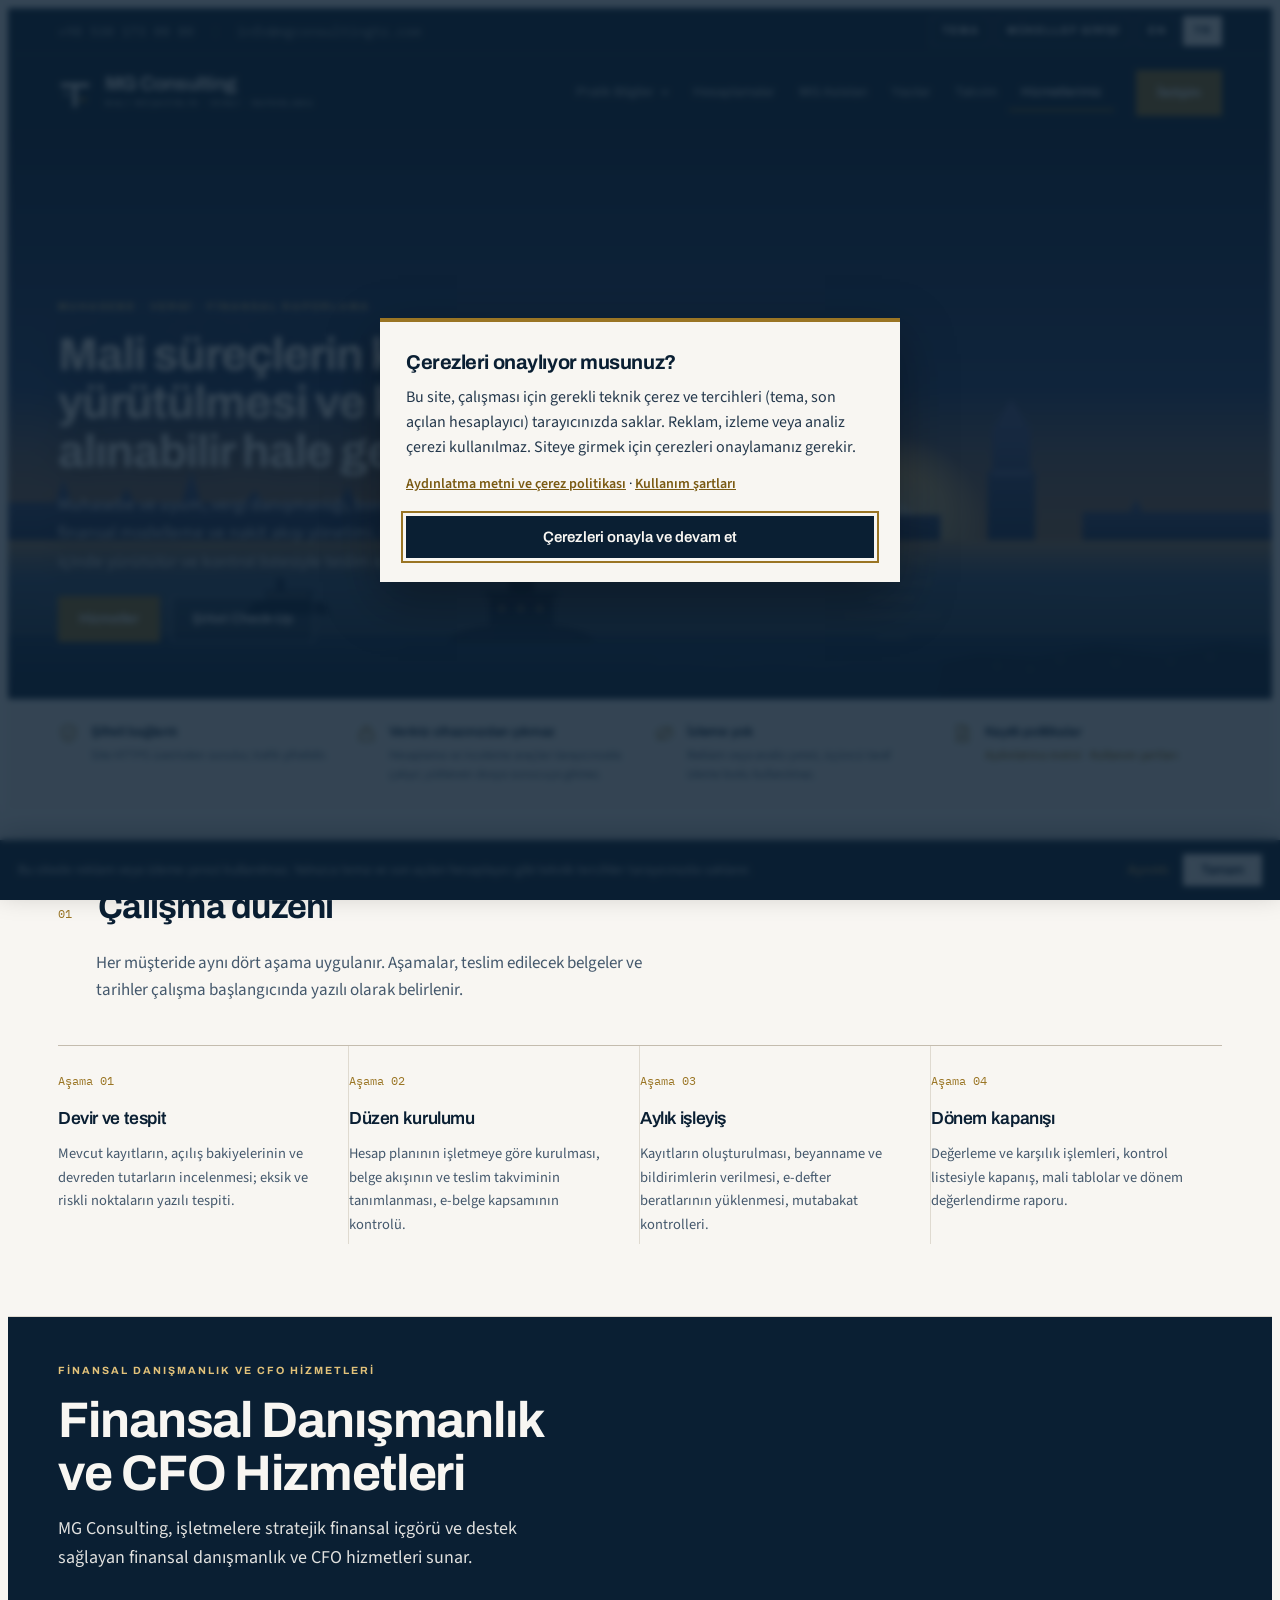
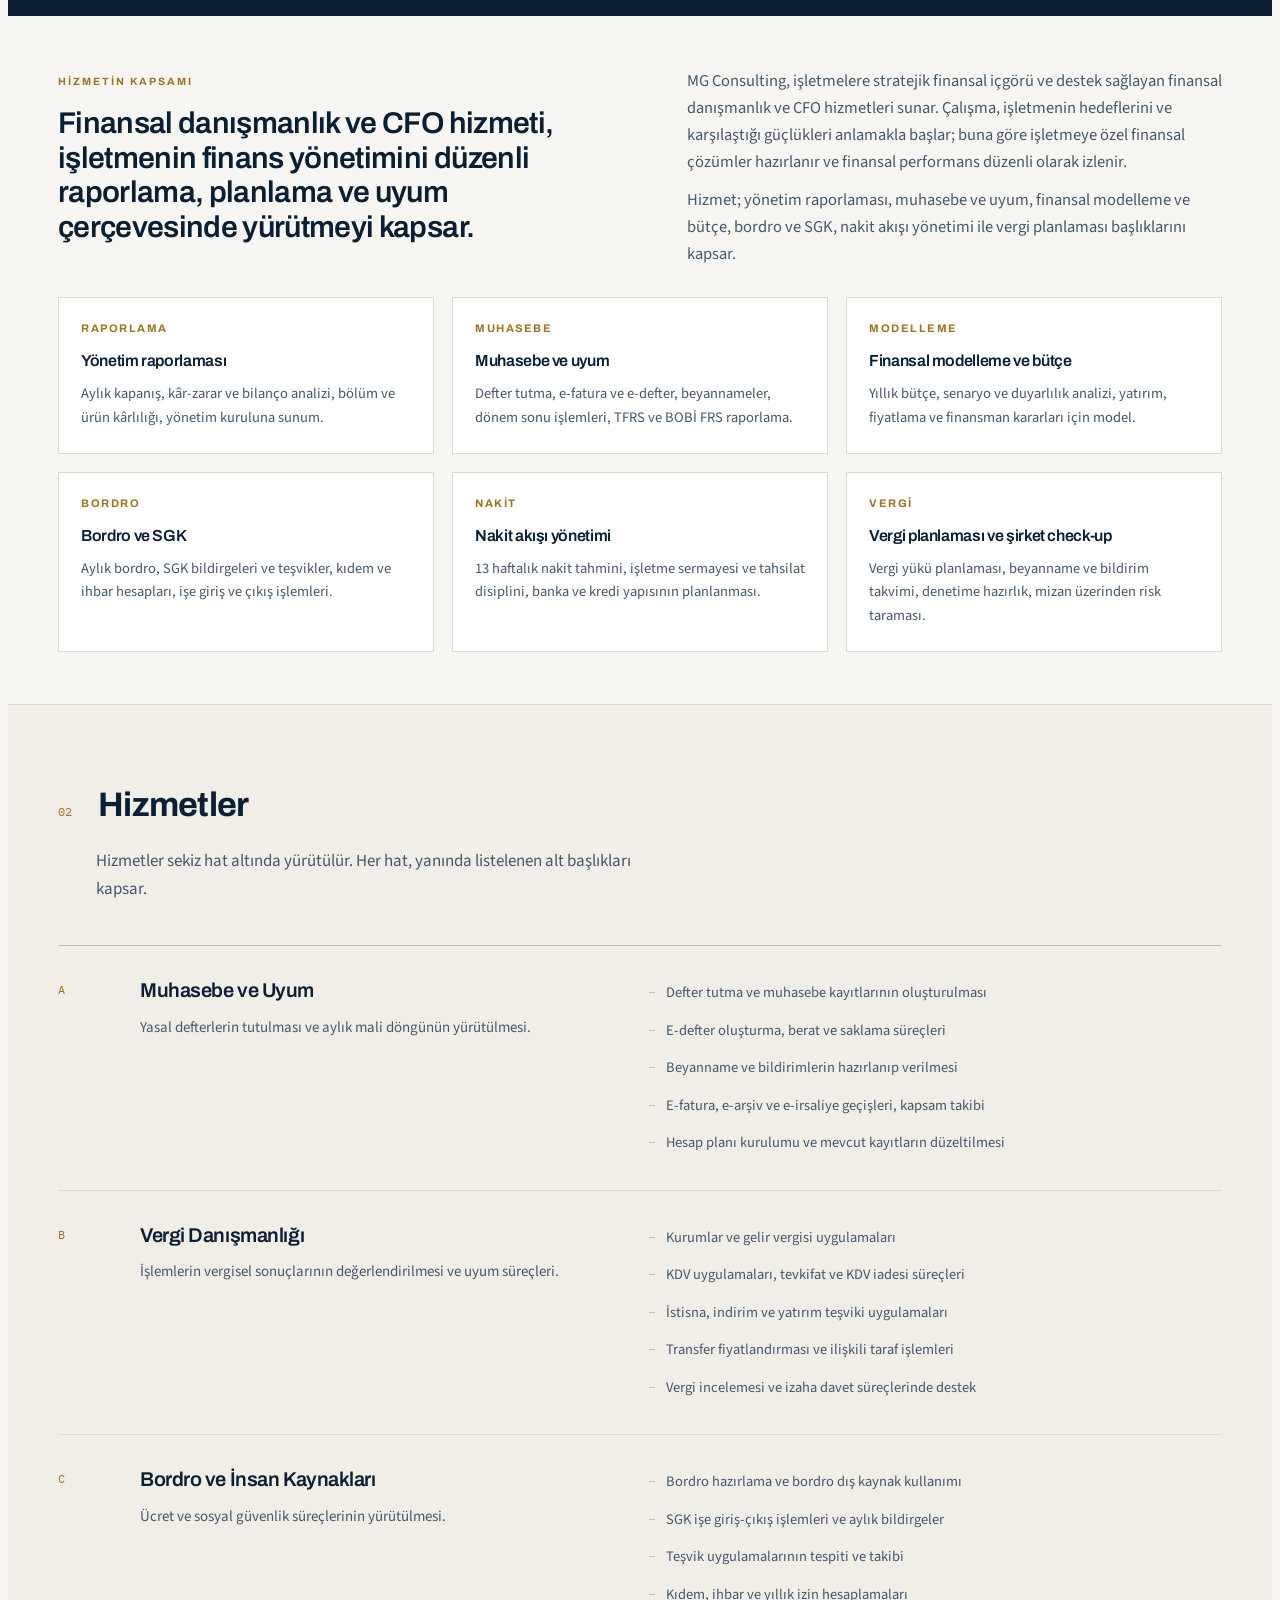
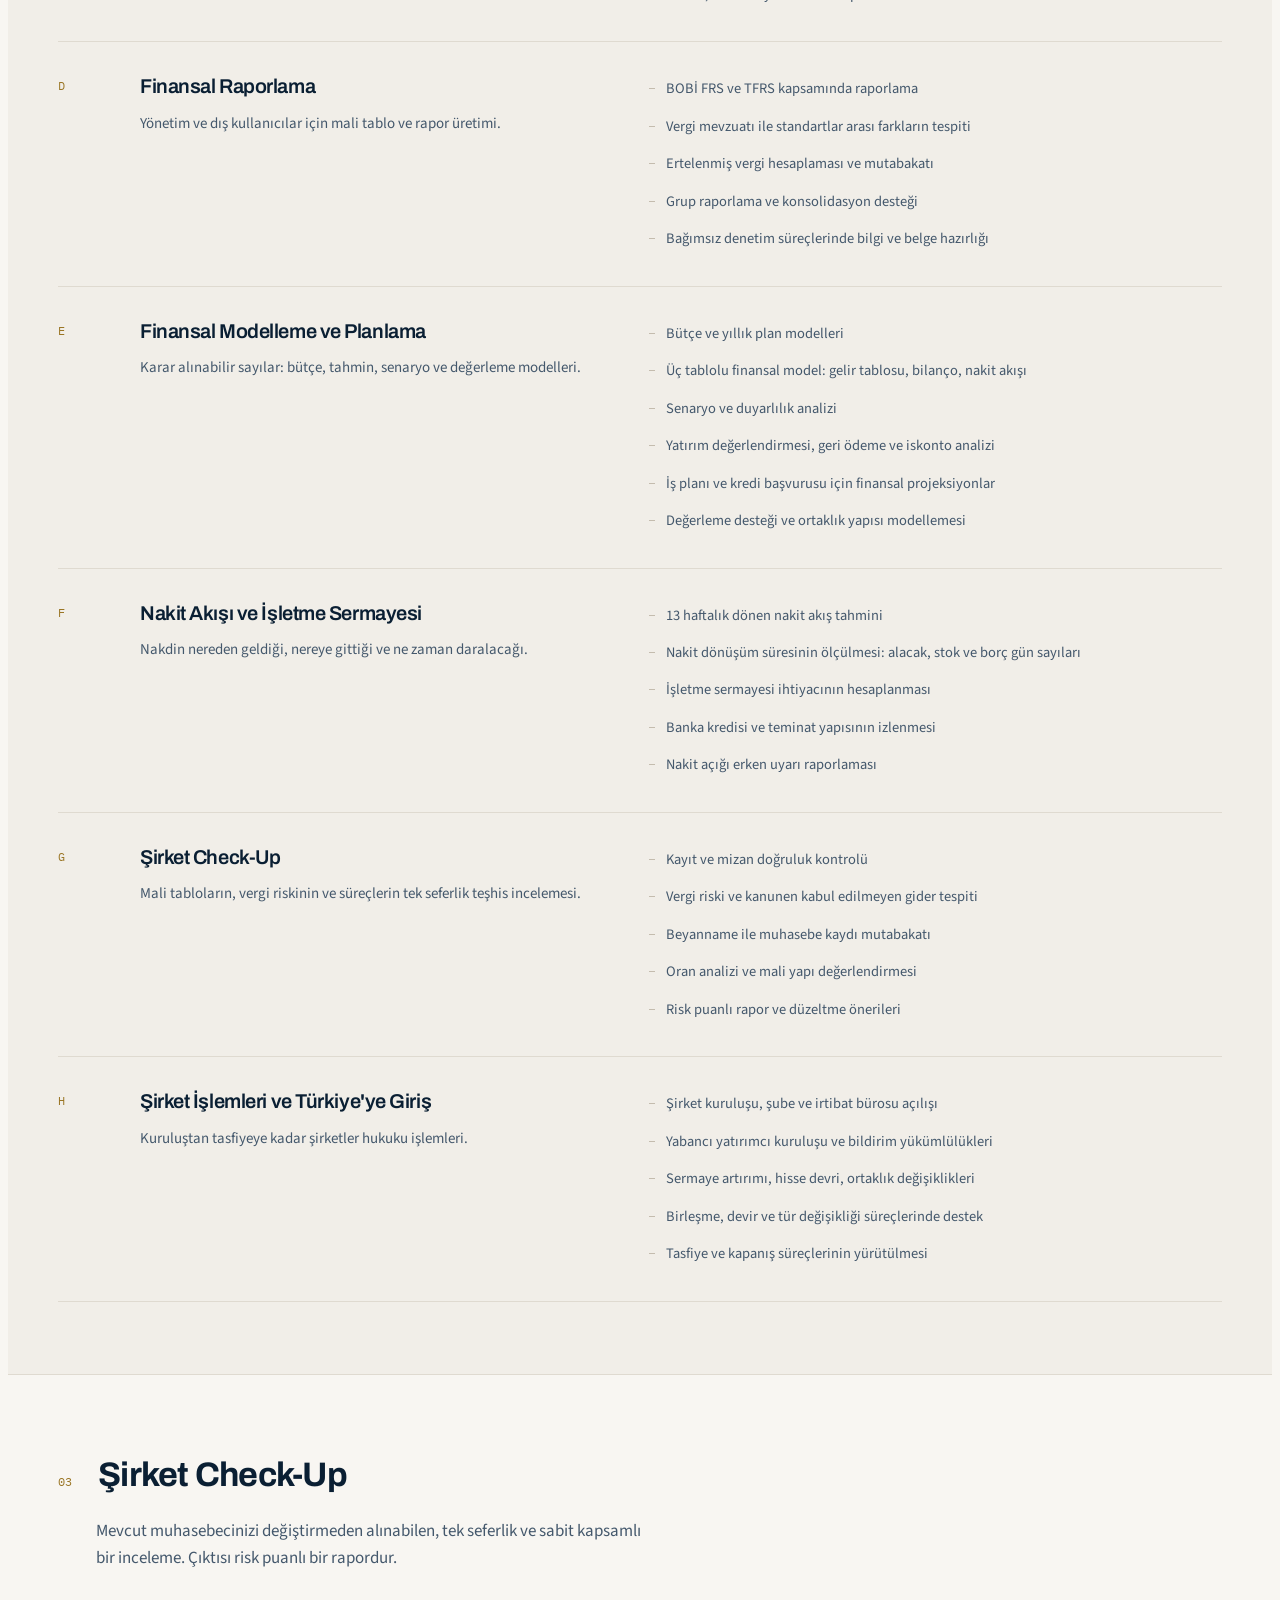
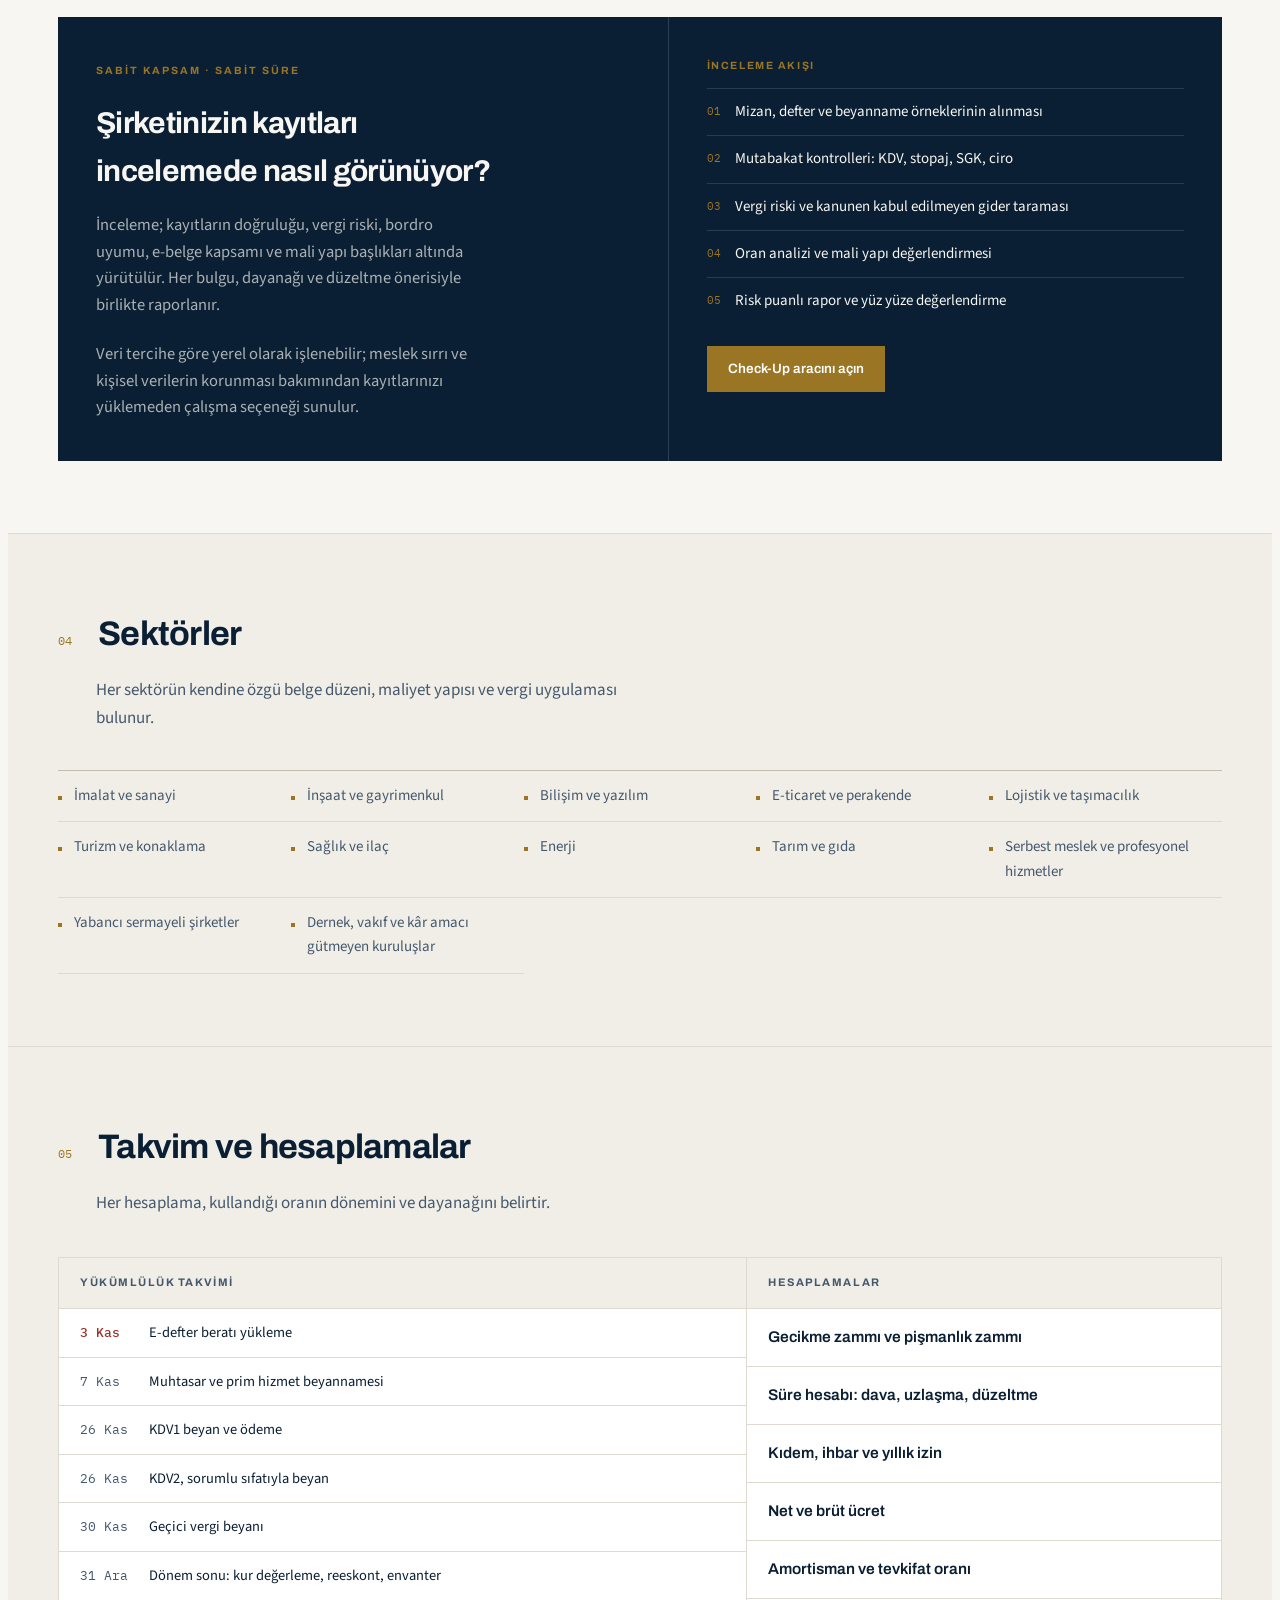
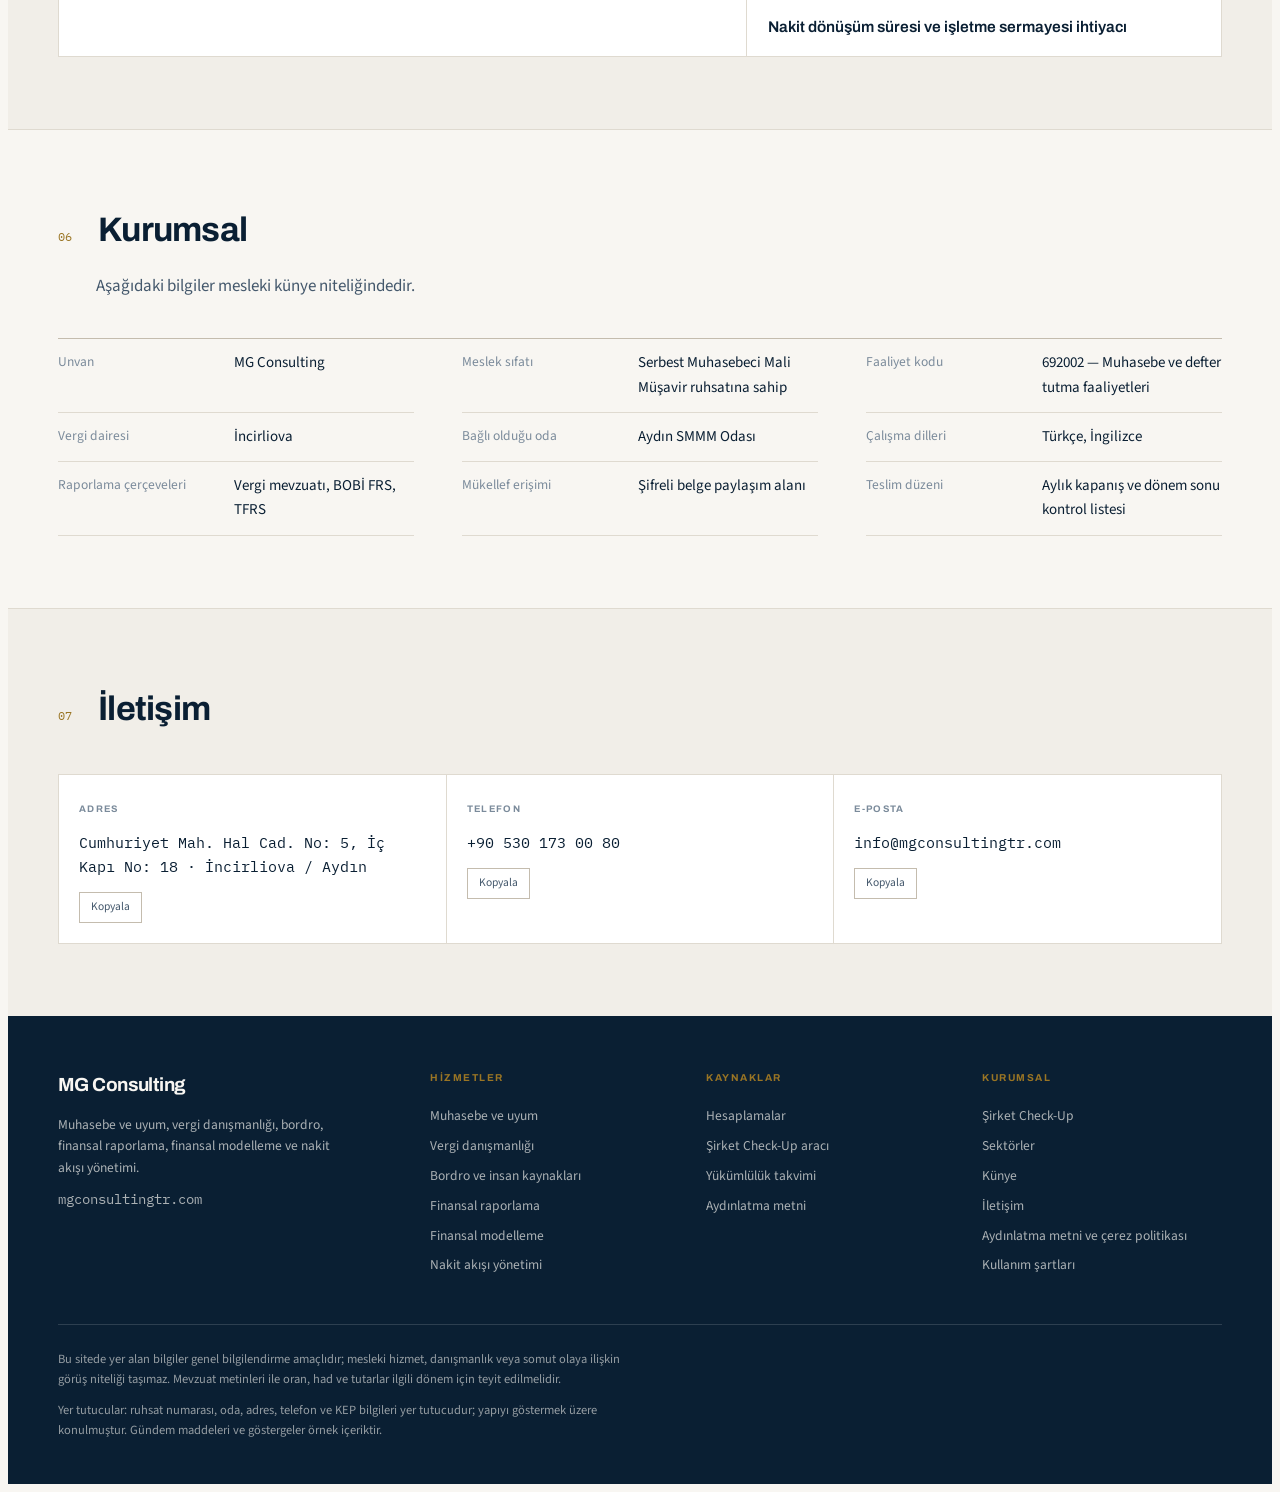
<file: index.html>
<!doctype html>
<html lang="tr">
<head>
<meta charset="utf-8">
<meta name="viewport" content="width=device-width,initial-scale=1,viewport-fit=cover">
<title>MG Consulting | Mali Müşavirlik, Muhasebe ve Vergi Danışmanlığı, Aydın</title>
<meta http-equiv="Content-Security-Policy" content="default-src 'none'; base-uri 'none'; form-action 'none'; img-src 'self' data:; script-src 'self'; style-src 'self' 'unsafe-inline'; font-src 'self'; connect-src 'self' https://*.workers.dev">
<meta name="description" content="MG Consulting, İncirliova Aydın: muhasebe ve uyum, vergi danışmanlığı, bordro ve SGK, finansal raporlama, finansal modelleme, nakit akışı ve şirket check-up hizmetleri. Ücretsiz hesaplama araçları ve MG Asistan.">
<meta name="robots" content="index,follow">
<link rel="canonical" href="https://www.mgconsultingtr.com/">
<meta property="og:type" content="website">
<meta property="og:site_name" content="MG Consulting">
<meta property="og:title" content="MG Consulting — Muhasebe, vergi, bordro ve finansal raporlama">
<meta property="og:description" content="MG Consulting, İncirliova Aydın: muhasebe ve uyum, vergi danışmanlığı, bordro ve SGK, finansal raporlama, finansal modelleme, nakit akışı ve şirket check-up hizmetleri. Ücretsiz hesaplama araçları ve MG Asistan.">
<meta property="og:url" content="https://www.mgconsultingtr.com/">
<meta property="og:locale" content="tr_TR">
<meta property="og:image" content="https://www.mgconsultingtr.com/assets/img/og.png">
<meta name="twitter:card" content="summary">
<link rel="icon" href="favicon.svg" type="image/svg+xml">
<link rel="stylesheet" href="assets/fonts.css">
<link rel="stylesheet" href="assets/index.css">
<script type="application/ld+json">
{"@context":"https://schema.org","@type":"AccountingService","name":"MG Consulting","url":"https://www.mgconsultingtr.com/","image":"https://www.mgconsultingtr.com/assets/img/og.png","telephone":"+905301730080","email":"info@mgconsultingtr.com","address":{"@type":"PostalAddress","streetAddress":"Cumhuriyet Mah. Hal Cad. No: 5, İç Kapı No: 18","addressLocality":"İncirliova","addressRegion":"Aydın","addressCountry":"TR"},"areaServed":["Aydın","Türkiye"],"priceRange":"Bilgi için iletişime geçin","knowsAbout":["Muhasebe","Vergi danışmanlığı","Bordro ve SGK","Finansal raporlama","Finansal modelleme","Nakit akışı yönetimi","Şirket check-up","TFRS","BOBİ FRS"],"sameAs":[]}
</script>
</head>
<body>
<div class="util">
 <div class="wrap">
  <span class="mono">+90 530 173 00 80</span>
  <span class="sep">|</span>
  <span class="mono">info@mgconsultingtr.com</span>
  <span class="right">
   <button id="themeBtn" data-tr="Tema">Theme</button>
   <a class="ub" href="#iletisim" data-tr="Mükellef Girişi">Client Login</a>
   <button id="btnEN" aria-pressed="true">EN</button>
   <button id="btnTR" aria-pressed="false">TR</button>
  </span>
 </div>
</div>

<header>
 <div class="wrap bar">
  <a class="brand" href="index.html">
   <svg viewBox="0 0 48 48" aria-hidden="true">
    <rect x="4" y="10" width="40" height="5.6" fill="currentColor"/>
    <rect x="21.2" y="10" width="5.6" height="34" fill="currentColor"/>
    <rect x="8" y="23" width="9.5" height="4.6" fill="currentColor" opacity=".55"/>
    <rect x="30.5" y="31" width="9.5" height="4.6" class="sec"/>
   </svg>
   <span><b>MG Consulting</b><small data-tr="Mali Müşavirlik · Vergi · Raporlama">Accounting · Tax · Reporting</small></span>
  </a>
  <nav class="top" aria-label="Sections">
   <span class="mi">
    <button class="mt" type="button" data-m="m1" aria-expanded="false" data-tr="Pratik Bilgiler">Practical data</button>
   </span>
   <a href="hesaplamalar.html" data-tr="Hesaplamalar">Calculations</a>
   <a href="asistan.html" data-tr="MG Asistan">MG Assistant</a>
   <a href="yazilar/" data-tr="Yazılar">Articles</a>
   <a href="#tools" data-tr="Takvim">Calendar</a>
   <a href="#services" class="on" data-tr="Hizmetlerimiz">Services</a>
  </nav>

  <div class="mega" id="m1" hidden>
   <div class="in">
    <div>
     <h5 data-tr="Hesaplamalar">Calculations</h5>
     <a href="hesaplamalar.html" data-tr="Maaş hesaplama">Salary calculation</a>
     <a href="hesaplamalar.html" data-tr="Kıdem ve ihbar tazminatı">Severance and notice pay</a>
     <a href="hesaplamalar.html" data-tr="Amortisman hesaplama">Depreciation</a>
     <a href="hesaplamalar.html" data-tr="Nakit dönüşüm süresi">Cash conversion cycle</a>
     <div class="grp2"><h5 data-tr="Beyanname ve ödeme süreleri">Filing and payment dates</h5>
      <a href="#tools" data-tr="Yükümlülük takvimi">Compliance calendar</a></div>
    </div>
    <div>
     <h5 data-tr="Oranlar">Rates</h5>
     <a href="hesaplamalar.html" data-tr="Gecikme zammı, gecikme faizi ve pişmanlık zammı">Default surcharge, default interest and voluntary disclosure surcharge</a>
     <a href="hesaplamalar.html" data-tr="KDV ve tevkifat oranları">VAT and withholding rates</a>
     <a href="hesaplamalar.html" data-tr="Yeniden değerleme oranı">Revaluation rate</a>
     <a href="hesaplamalar.html" data-tr="Merkez Bankası oranları">Central bank rates</a>
    </div>
    <div>
     <h5 data-tr="Hadler ve tutarlar">Thresholds and amounts</h5>
     <a href="hesaplamalar.html" data-tr="Vergi Usul Kanunu hadleri">Tax Procedure Law thresholds</a>
     <a href="hesaplamalar.html" data-tr="Binek oto gider kısıtlaması">Passenger car expense restriction</a>
     <div class="grp2"><h5 data-tr="Vergi cezaları">Tax penalties</h5>
      <div class="sub">
       <a href="hesaplamalar.html" data-tr="Usulsüzlük cezaları">Irregularity penalties</a>
       <a href="hesaplamalar.html" data-tr="Özel usulsüzlük cezaları">Special irregularity penalties</a>
       <a href="hesaplamalar.html" data-tr="Bilgi vermekten çekinme ve bazı ödevlere uymama cezaları">Penalties for withholding information and for failing certain duties</a>
       <a href="hesaplamalar.html" data-tr="Hürriyeti bağlayıcı cezalar">Custodial penalties</a>
       <a href="hesaplamalar.html" data-tr="Vergi ziyaı cezası">Tax loss penalty</a>
      </div></div>
    </div>
    <div>
     <h5 data-tr="SGK ve çalışma hayatı">Social security and employment</h5>
     <a href="hesaplamalar.html" data-tr="SGK taban ve tavan sınırı">Social security lower and upper limits</a>
     <a href="hesaplamalar.html" data-tr="SGK prim oranları">Social security premium rates</a>
     <a href="hesaplamalar.html" data-tr="Bildirim süreleri ve ihbar tazminatı">Notice periods and notice pay</a>
     <a href="hesaplamalar.html" data-tr="Yıllık ücretli izin hakkı">Annual paid leave entitlement</a>
     <a href="hesaplamalar.html" data-tr="Asgari ücret ve kesintiler">Minimum wage and deductions</a>
    </div>
   </div>
  </div>

  <a class="btn gold" href="#contact" data-tr="İletişim">Contact</a>
 </div>
</header>

<main id="top">
 <div class="open">
  <svg class="sky" viewBox="0 0 1600 720" preserveAspectRatio="xMidYMid slice" aria-label="İstanbul, Boğaz, Kız Kulesi ve Galata Kulesi akşam manzarası">
    <defs>
      <linearGradient id="sky" x1="0" y1="0" x2="0" y2="1"><stop offset="0" stop-color="#0C1C33"/><stop offset=".45" stop-color="#2A3F66"/><stop offset=".72" stop-color="#C98A52"/><stop offset=".86" stop-color="#F0C27A"/><stop offset="1" stop-color="#F7D9A0"/></linearGradient>
      <linearGradient id="sea" x1="0" y1="0" x2="0" y2="1"><stop offset="0" stop-color="#E2A96A"/><stop offset=".25" stop-color="#4E6B94"/><stop offset="1" stop-color="#0E2240"/></linearGradient>
      <linearGradient id="far" x1="0" y1="0" x2="0" y2="1"><stop offset="0" stop-color="#5A5F86"/><stop offset="1" stop-color="#2E3A5E"/></linearGradient>
      <linearGradient id="near" x1="0" y1="0" x2="0" y2="1"><stop offset="0" stop-color="#1A2740"/><stop offset="1" stop-color="#0A1529"/></linearGradient>
      <radialGradient id="sun" cx=".5" cy=".5" r=".5"><stop offset="0" stop-color="#FFF1C8"/><stop offset=".6" stop-color="#F6C878" stop-opacity=".9"/><stop offset="1" stop-color="#F6C878" stop-opacity="0"/></radialGradient>
      <linearGradient id="glow" x1="0" y1="0" x2="0" y2="1"><stop offset="0" stop-color="#F7D9A0" stop-opacity=".0"/><stop offset="1" stop-color="#F7D9A0" stop-opacity=".55"/></linearGradient>
      <linearGradient id="shade" x1="0" y1="0" x2="0" y2="1"><stop offset=".55" stop-color="#0A1F33" stop-opacity="0"/><stop offset="1" stop-color="#0A1F33" stop-opacity=".82"/></linearGradient>
    </defs>
    <rect width="1600" height="720" fill="url(#sky)"/>
    <!-- gunes -->
    <circle cx="1120" cy="505" r="120" fill="url(#sun)"/>
    <circle cx="1120" cy="505" r="34" fill="#FFF4D6"/>
    <!-- uzak kiyi: tarihi yarimada, camiler, minareler -->
    <g fill="url(#far)">
      <path d="M0 520 L0 470 L60 470 L70 440 L80 470 L140 470 L150 452 L160 470 L220 470 L232 430 L244 470 L300 470 L312 455 L324 470 L420 470 L430 448 L440 470 L520 470 L520 520Z"/>
      <!-- buyuk cami: kubbe ve minareler -->
      <path d="M540 520 L540 470 L548 470 L548 400 L553 392 L558 400 L558 470 L575 470 C580 440 600 428 625 426 C650 428 670 440 675 470 L692 470 L692 400 L697 392 L702 400 L702 470 L710 470 L710 520Z"/>
      <path d="M600 470 C603 452 612 445 625 444 C638 445 647 452 650 470Z" fill="#6A6F94"/>
      <path d="M710 520 L710 478 L760 478 L770 462 L780 478 L860 478 L872 450 L884 478 L960 478 L960 520Z"/>
      <!-- Galata Kulesi -->
      <path d="M1240 520 L1240 430 L1246 430 L1246 380 L1250 372 L1254 365 L1270 340 L1286 365 L1290 372 L1294 380 L1294 430 L1300 430 L1300 520Z"/>
      <rect x="1246" y="430" width="48" height="6" fill="#6A6F94"/>
      <path d="M960 520 L960 486 L1040 486 L1052 468 L1064 486 L1180 486 L1180 520 L1240 520 L1300 520 L1360 520 L1360 482 L1420 482 L1428 465 L1436 482 L1520 482 L1600 482 L1600 520Z"/>
    </g>
    <!-- deniz -->
    <rect y="518" width="1600" height="202" fill="url(#sea)"/>
    <rect y="518" width="1600" height="120" fill="url(#glow)" opacity=".5"/>
    <!-- gunesin denizdeki izi -->
    <g fill="#F7D9A0" opacity=".55">
      <rect x="1095" y="530" width="50" height="3"/><rect x="1080" y="542" width="80" height="3"/><rect x="1098" y="556" width="44" height="3"/><rect x="1070" y="571" width="100" height="3"/><rect x="1090" y="590" width="60" height="3"/><rect x="1060" y="612" width="120" height="3"/><rect x="1100" y="640" width="40" height="3"/>
    </g>
    <!-- dalga cizgileri -->
    <g stroke="#9FB3D1" stroke-width="2" opacity=".35" fill="none">
      <path d="M40 600 q30 -6 60 0 t60 0 t60 0"/><path d="M380 650 q30 -6 60 0 t60 0"/><path d="M1300 585 q30 -6 60 0 t60 0 t60 0"/><path d="M820 670 q30 -6 60 0 t60 0 t60 0 t60 0"/>
    </g>
    <!-- Kiz Kulesi: adacik uzerinde -->
    <g>
      <path d="M560 640 C600 618 700 618 740 640 L740 648 L560 648Z" fill="#17233A"/>
      <path d="M580 640 C612 626 688 626 720 640Z" fill="#2C3C5C"/>
      <rect x="610" y="588" width="80" height="52" fill="#1C2A45"/>
      <rect x="604" y="582" width="92" height="8" fill="#2E3E60"/>
      <rect x="634" y="520" width="32" height="68" fill="#1C2A45"/>
      <rect x="630" y="514" width="40" height="8" fill="#2E3E60"/>
      <path d="M636 514 L650 470 L664 514Z" fill="#1C2A45"/>
      <rect x="647" y="462" width="6" height="10" fill="#2E3E60"/>
      <circle cx="650" cy="459" r="3.5" fill="#F6C878"/>
      <!-- pencere isiklari -->
      <rect x="622" y="600" width="6" height="9" fill="#F6C878" opacity=".9"/><rect x="646" y="600" width="6" height="9" fill="#F6C878" opacity=".9"/><rect x="670" y="600" width="6" height="9" fill="#F6C878" opacity=".9"/>
      <rect x="644" y="536" width="5" height="8" fill="#F6C878" opacity=".9"/><rect x="654" y="536" width="5" height="8" fill="#F6C878" opacity=".9"/>
    </g>
    <!-- vapur -->
    <g>
      <path d="M300 612 L312 596 L400 596 L408 612Z" fill="#111C30"/>
      <rect x="326" y="582" width="60" height="14" fill="#1C2A45"/>
      <rect x="340" y="566" width="10" height="16" fill="#1C2A45"/>
      <g fill="#F6C878" opacity=".9"><rect x="332" y="586" width="4" height="5"/><rect x="342" y="586" width="4" height="5"/><rect x="352" y="586" width="4" height="5"/><rect x="362" y="586" width="4" height="5"/><rect x="372" y="586" width="4" height="5"/></g>
      <path d="M350 566 q8 -12 22 -8" stroke="#8C9BB8" stroke-width="3" fill="none" opacity=".6"/>
    </g>
    <!-- yakin kiyi (sag alt) -->
    <path d="M1180 720 L1180 672 L1230 660 L1300 666 L1380 650 L1460 662 L1540 648 L1600 656 L1600 720Z" fill="url(#near)"/>
    <g fill="#F6C878" opacity=".85"><rect x="1250" y="676" width="4" height="4"/><rect x="1292" y="680" width="4" height="4"/><rect x="1330" y="668" width="4" height="4"/><rect x="1400" y="672" width="4" height="4"/><rect x="1470" y="670" width="4" height="4"/><rect x="1520" y="664" width="4" height="4"/></g>
    <!-- metin okunurlugu icin alt golge -->
    <rect width="1600" height="720" fill="url(#shade)"/>
  </svg>
  <div class="wrap">
   <div>
    <span class="kicker" data-tr="Muhasebe · Vergi · Finansal Raporlama">Accounting · Tax · Financial Reporting</span>
    <h1 data-tr="Mali süreçlerin kurulması, yürütülmesi ve karar alınabilir hale getirilmesi">Building, running and reporting the finance function</h1>
    <p class="lede" data-tr="Muhasebe ve uyum, vergi danışmanlığı, bordro, finansal raporlama, finansal modelleme ve nakit akışı yönetimi. Her çalışma yazılı bir düzen içinde yürütülür ve kontrol listesiyle teslim edilir.">Accounting and statutory compliance, tax advisory, payroll, financial reporting, modelling and cash flow management. Every engagement runs to a written operating rhythm and is delivered against a control checklist.</p>
    <div class="cta">
     <a class="btn gold" href="#services" data-tr="Hizmetler">Our services</a>
     <a class="btn line" href="#checkup" data-tr="Şirket Check-Up">Company check-up</a>
    </div>
   </div>
  </div>
 </div>

 <div class="secstrip">
  <div class="wrap">
   <div class="si">
    <svg viewBox="0 0 24 24" aria-hidden="true"><path d="M12 2.5 4.5 5.8v5.4c0 4.6 3.1 8.5 7.5 9.8 4.4-1.3 7.5-5.2 7.5-9.8V5.8z" fill="none" stroke="currentColor" stroke-width="1.7"/><path d="M8.6 12.1l2.4 2.4 4.4-4.9" fill="none" stroke="currentColor" stroke-width="1.7"/></svg>
    <span><b data-tr="Şifreli bağlantı">Encrypted connection</b><i data-tr="Site HTTPS üzerinden sunulur, trafik şifrelidir.">The site is served over HTTPS; traffic is encrypted.</i></span>
   </div>
   <div class="si">
    <svg viewBox="0 0 24 24" aria-hidden="true"><rect x="4.5" y="10.5" width="15" height="9.5" rx="1.4" fill="none" stroke="currentColor" stroke-width="1.7"/><path d="M8 10.5V7.6a4 4 0 0 1 8 0v2.9" fill="none" stroke="currentColor" stroke-width="1.7"/></svg>
    <span><b data-tr="Veriniz cihazınızdan çıkmaz">Your data stays on your device</b><i data-tr="Hesaplama ve inceleme araçları tarayıcınızda çalışır; yüklenen dosya sunucuya gitmez.">The calculation and review tools run in your browser; files loaded are never sent to a server.</i></span>
   </div>
   <div class="si">
    <svg viewBox="0 0 24 24" aria-hidden="true"><path d="M2.8 12S6.4 5.8 12 5.8 21.2 12 21.2 12 17.6 18.2 12 18.2 2.8 12 2.8 12z" fill="none" stroke="currentColor" stroke-width="1.7"/><path d="M4 20 20 4" stroke="currentColor" stroke-width="1.7"/></svg>
    <span><b data-tr="İzleme yok">No tracking</b><i data-tr="Reklam veya analiz çerezi, üçüncü taraf izleme kodu kullanılmaz.">No advertising or analytics cookies, and no third-party tracking.</i></span>
   </div>
   <div class="si">
    <svg viewBox="0 0 24 24" aria-hidden="true"><path d="M6 3.2h8l4 4v13.6H6z" fill="none" stroke="currentColor" stroke-width="1.7"/><path d="M14 3.2v4h4M8.8 12.4h6.4M8.8 15.8h6.4" fill="none" stroke="currentColor" stroke-width="1.7"/></svg>
    <span><b data-tr="Kayıtlı politikalar">Published policies</b><i><a href="kvkk.html" data-tr="Aydınlatma metni">Data protection notice</a> · <a href="kullanim-sartlari.html" data-tr="Kullanım şartları">Terms of use</a></i></span>
   </div>
  </div>
 </div>
 <section>
  <div class="wrap">
   <div class="shead"><span class="snum">01</span><h2 data-tr="Çalışma düzeni">How we work</h2></div>
   <p class="secsub" data-tr="Her müşteride aynı dört aşama uygulanır. Aşamalar, teslim edilecek belgeler ve tarihler çalışma başlangıcında yazılı olarak belirlenir.">The same four phases apply to every client. Phases, deliverables and dates are agreed in writing before work begins.</p>
   <div class="steps">
    <div><span class="no" data-tr="Aşama 01">Phase 01</span><h3 data-tr="Devir ve tespit">Transition and diagnosis</h3><p data-tr="Mevcut kayıtların, açılış bakiyelerinin ve devreden tutarların incelenmesi; eksik ve riskli noktaların yazılı tespiti.">Review of existing records, opening balances and carried-forward amounts, with gaps and exposures documented in writing.</p></div>
    <div><span class="no" data-tr="Aşama 02">Phase 02</span><h3 data-tr="Düzen kurulumu">Set-up</h3><p data-tr="Hesap planının işletmeye göre kurulması, belge akışının ve teslim takviminin tanımlanması, e-belge kapsamının kontrolü.">Chart of accounts built around the business, document flow and reporting calendar defined, e-document obligations confirmed.</p></div>
    <div><span class="no" data-tr="Aşama 03">Phase 03</span><h3 data-tr="Aylık işleyiş">Monthly cycle</h3><p data-tr="Kayıtların oluşturulması, beyanname ve bildirimlerin verilmesi, e-defter beratlarının yüklenmesi, mutabakat kontrolleri.">Bookkeeping, statutory filings, e-ledger certification and a fixed set of reconciliation controls.</p></div>
    <div><span class="no" data-tr="Aşama 04">Phase 04</span><h3 data-tr="Dönem kapanışı">Period close</h3><p data-tr="Değerleme ve karşılık işlemleri, kontrol listesiyle kapanış, mali tablolar ve dönem değerlendirme raporu.">Valuation and provisioning, checklist close, financial statements and a period review report.</p></div>
   </div>
  </div>
 </section>


 <section id="cfo" class="cfo">
  <div class="cfohero plain">
   
   <div class="txt"><div class="wrap">
    <span class="kicker" data-tr="Finansal danışmanlık ve CFO hizmetleri">Financial consulting and CFO services</span>
    <h2 data-tr="Finansal Danışmanlık ve CFO Hizmetleri">Financial Consulting and CFO Services</h2>
    <p data-tr="MG Consulting, işletmelere stratejik finansal içgörü ve destek sağlayan finansal danışmanlık ve CFO hizmetleri sunar.">MG Consulting provides financial consulting and CFO services that give businesses strategic financial insight and support.</p>
   </div></div>
  </div>
  <div class="wrap cfobody">
   <div class="lead">
    <div>
     <span class="kicker" data-tr="Hizmetin kapsamı">Scope of the service</span>
     <h3 data-tr="Finansal danışmanlık ve CFO hizmeti, işletmenin finans yönetimini düzenli raporlama, planlama ve uyum çerçevesinde yürütmeyi kapsar.">Financial consulting and CFO services cover the management of a company's finances through regular reporting, planning and compliance.</h3>
    </div>
    <div>
     <p data-tr="MG Consulting, işletmelere stratejik finansal içgörü ve destek sağlayan finansal danışmanlık ve CFO hizmetleri sunar. Çalışma, işletmenin hedeflerini ve karşılaştığı güçlükleri anlamakla başlar; buna göre işletmeye özel finansal çözümler hazırlanır ve finansal performans düzenli olarak izlenir.">MG Consulting provides financial consulting and CFO services that give businesses strategic financial insight and support. The work starts with understanding the company's goals and the difficulties it faces; financial solutions specific to the company are then prepared and financial performance is monitored regularly.</p>
     <p data-tr="Hizmet; yönetim raporlaması, muhasebe ve uyum, finansal modelleme ve bütçe, bordro ve SGK, nakit akışı yönetimi ile vergi planlaması başlıklarını kapsar.">The service covers management reporting, accounting and compliance, financial modelling and budgeting, payroll and social security, cash flow management and tax planning.</p>
    </div>
   </div>
   <div class="cfocards">
    <div><span class="n" data-tr="Raporlama">Reporting</span><h4 data-tr="Yönetim raporlaması">Management reporting</h4><p data-tr="Aylık kapanış, kâr-zarar ve bilanço analizi, bölüm ve ürün kârlılığı, yönetim kuruluna sunum.">Monthly close, P&amp;L and balance sheet analysis, segment and product profitability, board presentations.</p></div>
    <div><span class="n" data-tr="Muhasebe">Accounting</span><h4 data-tr="Muhasebe ve uyum">Accounting and compliance</h4><p data-tr="Defter tutma, e-fatura ve e-defter, beyannameler, dönem sonu işlemleri, TFRS ve BOBİ FRS raporlama.">Bookkeeping, e-invoice and e-ledger, tax returns, period-end closing, TFRS and BOBİ FRS reporting.</p></div>
    <div><span class="n" data-tr="Modelleme">Modelling</span><h4 data-tr="Finansal modelleme ve bütçe">Financial modelling and budgeting</h4><p data-tr="Yıllık bütçe, senaryo ve duyarlılık analizi, yatırım, fiyatlama ve finansman kararları için model.">Annual budget, scenario and sensitivity analysis, models for investment, pricing and financing decisions.</p></div>
    <div><span class="n" data-tr="Bordro">Payroll</span><h4 data-tr="Bordro ve SGK">Payroll and social security</h4><p data-tr="Aylık bordro, SGK bildirgeleri ve teşvikler, kıdem ve ihbar hesapları, işe giriş ve çıkış işlemleri.">Monthly payroll, social security filings and incentives, severance and notice calculations, onboarding and exit procedures.</p></div>
    <div><span class="n" data-tr="Nakit">Cash</span><h4 data-tr="Nakit akışı yönetimi">Cash flow management</h4><p data-tr="13 haftalık nakit tahmini, işletme sermayesi ve tahsilat disiplini, banka ve kredi yapısının planlanması.">13-week cash forecast, working capital and collection discipline, planning of bank and credit structure.</p></div>
    <div><span class="n" data-tr="Vergi">Tax</span><h4 data-tr="Vergi planlaması ve şirket check-up">Tax planning and company check-up</h4><p data-tr="Vergi yükü planlaması, beyanname ve bildirim takvimi, denetime hazırlık, mizan üzerinden risk taraması.">Tax burden planning, filing calendar, audit readiness, risk screening on the trial balance.</p></div>
   </div>
  </div>
 </section>

 <section id="services" class="tint">
  <div class="wrap">
   <div class="shead"><span class="snum">02</span><h2 data-tr="Hizmetler">Services</h2></div>
   <p class="secsub" data-tr="Hizmetler sekiz hat altında yürütülür. Her hat, yanında listelenen alt başlıkları kapsar.">Work is delivered across eight service lines. Each line covers the components listed beside it.</p>

   <div class="srv">
    <div class="row">
     <span class="n">A</span>
     <div><h3 data-tr="Muhasebe ve Uyum">Accounting and Compliance</h3><p class="d" data-tr="Yasal defterlerin tutulması ve aylık mali döngünün yürütülmesi.">Statutory books and the monthly finance cycle, run end to end.</p></div>
     <ul>
      <li data-tr="Defter tutma ve muhasebe kayıtlarının oluşturulması">Bookkeeping and maintenance of statutory records</li>
      <li data-tr="E-defter oluşturma, berat ve saklama süreçleri">E-ledger preparation, certification and archiving</li>
      <li data-tr="Beyanname ve bildirimlerin hazırlanıp verilmesi">Preparation and filing of returns and notifications</li>
      <li data-tr="E-fatura, e-arşiv ve e-irsaliye geçişleri, kapsam takibi">E-invoice, e-archive and e-waybill transitions, scope monitoring</li>
      <li data-tr="Hesap planı kurulumu ve mevcut kayıtların düzeltilmesi">Chart of accounts design and remediation of existing records</li>
     </ul>
    </div>

    <div class="row">
     <span class="n">B</span>
     <div><h3 data-tr="Vergi Danışmanlığı">Tax Advisory</h3><p class="d" data-tr="İşlemlerin vergisel sonuçlarının değerlendirilmesi ve uyum süreçleri.">Assessment of the tax consequences of transactions, and compliance support.</p></div>
     <ul>
      <li data-tr="Kurumlar ve gelir vergisi uygulamaları">Corporate and personal income tax applications</li>
      <li data-tr="KDV uygulamaları, tevkifat ve KDV iadesi süreçleri">VAT, withholding and VAT refund procedures</li>
      <li data-tr="İstisna, indirim ve yatırım teşviki uygulamaları">Exemptions, allowances and investment incentive regimes</li>
      <li data-tr="Transfer fiyatlandırması ve ilişkili taraf işlemleri">Transfer pricing and related party transactions</li>
      <li data-tr="Vergi incelemesi ve izaha davet süreçlerinde destek">Support during tax audits and explanation requests</li>
     </ul>
    </div>

    <div class="row">
     <span class="n">C</span>
     <div><h3 data-tr="Bordro ve İnsan Kaynakları">Payroll and HR Administration</h3><p class="d" data-tr="Ücret ve sosyal güvenlik süreçlerinin yürütülmesi.">Payroll and social security administration.</p></div>
     <ul>
      <li data-tr="Bordro hazırlama ve bordro dış kaynak kullanımı">Payroll preparation and payroll outsourcing</li>
      <li data-tr="SGK işe giriş-çıkış işlemleri ve aylık bildirgeler">Social security registrations and monthly declarations</li>
      <li data-tr="Teşvik uygulamalarının tespiti ve takibi">Identification and monitoring of employment incentives</li>
      <li data-tr="Kıdem, ihbar ve yıllık izin hesaplamaları">Severance, notice and annual leave calculations</li>
     </ul>
    </div>

    <div class="row">
     <span class="n">D</span>
     <div><h3 data-tr="Finansal Raporlama">Financial Reporting</h3><p class="d" data-tr="Yönetim ve dış kullanıcılar için mali tablo ve rapor üretimi.">Statements and reports for management and external users.</p></div>
     <ul>
      <li data-tr="BOBİ FRS ve TFRS kapsamında raporlama">Reporting under BOBİ FRS and TFRS</li>
      <li data-tr="Vergi mevzuatı ile standartlar arası farkların tespiti">Identification of differences between tax rules and standards</li>
      <li data-tr="Ertelenmiş vergi hesaplaması ve mutabakatı">Deferred tax computation and reconciliation</li>
      <li data-tr="Grup raporlama ve konsolidasyon desteği">Group reporting and consolidation support</li>
      <li data-tr="Bağımsız denetim süreçlerinde bilgi ve belge hazırlığı">Audit readiness and information requests</li>
     </ul>
    </div>

    <div class="row">
     <span class="n">E</span>
     <div><h3 data-tr="Finansal Modelleme ve Planlama">Financial Modelling and Planning</h3><p class="d" data-tr="Karar alınabilir sayılar: bütçe, tahmin, senaryo ve değerleme modelleri.">Numbers built for decisions: budgets, forecasts, scenarios and valuation models.</p></div>
     <ul>
      <li data-tr="Bütçe ve yıllık plan modelleri">Budget and annual plan models</li>
      <li data-tr="Üç tablolu finansal model: gelir tablosu, bilanço, nakit akışı">Three-statement models linking income statement, balance sheet and cash flow</li>
      <li data-tr="Senaryo ve duyarlılık analizi">Scenario and sensitivity analysis</li>
      <li data-tr="Yatırım değerlendirmesi, geri ödeme ve iskonto analizi">Investment appraisal, payback and discounted cash flow analysis</li>
      <li data-tr="İş planı ve kredi başvurusu için finansal projeksiyonlar">Financial projections for business plans and credit applications</li>
      <li data-tr="Değerleme desteği ve ortaklık yapısı modellemesi">Valuation support and shareholding structure modelling</li>
     </ul>
    </div>

    <div class="row">
     <span class="n">F</span>
     <div><h3 data-tr="Nakit Akışı ve İşletme Sermayesi">Cash Flow and Working Capital</h3><p class="d" data-tr="Nakdin nereden geldiği, nereye gittiği ve ne zaman daralacağı.">Where cash comes from, where it goes, and when it runs short.</p></div>
     <ul>
      <li data-tr="13 haftalık dönen nakit akış tahmini">13-week rolling cash flow forecast</li>
      <li data-tr="Nakit dönüşüm süresinin ölçülmesi: alacak, stok ve borç gün sayıları">Measurement of the cash conversion cycle: receivable, inventory and payable days</li>
      <li data-tr="İşletme sermayesi ihtiyacının hesaplanması">Working capital requirement analysis</li>
      <li data-tr="Banka kredisi ve teminat yapısının izlenmesi">Monitoring of bank facilities and covenant headroom</li>
      <li data-tr="Nakit açığı erken uyarı raporlaması">Early-warning reporting on cash shortfalls</li>
     </ul>
    </div>

    <div class="row">
     <span class="n">G</span>
     <div><h3 data-tr="Şirket Check-Up">Company Check-Up</h3><p class="d" data-tr="Mali tabloların, vergi riskinin ve süreçlerin tek seferlik teşhis incelemesi.">A one-off diagnostic review of accounts, tax exposure and process discipline.</p></div>
     <ul>
      <li data-tr="Kayıt ve mizan doğruluk kontrolü">Review of records and trial balance integrity</li>
      <li data-tr="Vergi riski ve kanunen kabul edilmeyen gider tespiti">Tax exposure and non-deductible expense review</li>
      <li data-tr="Beyanname ile muhasebe kaydı mutabakatı">Reconciliation of filings to the accounting records</li>
      <li data-tr="Oran analizi ve mali yapı değerlendirmesi">Ratio analysis and assessment of financial structure</li>
      <li data-tr="Risk puanlı rapor ve düzeltme önerileri">Risk-rated report with remediation recommendations</li>
     </ul>
    </div>

    <div class="row">
     <span class="n">H</span>
     <div><h3 data-tr="Şirket İşlemleri ve Türkiye'ye Giriş">Corporate Transactions and Market Entry</h3><p class="d" data-tr="Kuruluştan tasfiyeye kadar şirketler hukuku işlemleri.">Corporate procedures from incorporation through to liquidation.</p></div>
     <ul>
      <li data-tr="Şirket kuruluşu, şube ve irtibat bürosu açılışı">Incorporation, branch and liaison office set-up</li>
      <li data-tr="Yabancı yatırımcı kuruluşu ve bildirim yükümlülükleri">Foreign investor set-up and reporting obligations</li>
      <li data-tr="Sermaye artırımı, hisse devri, ortaklık değişiklikleri">Capital increases, share transfers and shareholding changes</li>
      <li data-tr="Birleşme, devir ve tür değişikliği süreçlerinde destek">Support on mergers, transfers and conversions</li>
      <li data-tr="Tasfiye ve kapanış süreçlerinin yürütülmesi">Liquidation and closure procedures</li>
     </ul>
    </div>
   </div>
  </div>
 </section>

 <section id="checkup">
  <div class="wrap">
   <div class="shead"><span class="snum">03</span><h2 data-tr="Şirket Check-Up">Company Check-Up</h2></div>
   <p class="secsub" data-tr="Mevcut muhasebecinizi değiştirmeden alınabilen, tek seferlik ve sabit kapsamlı bir inceleme. Çıktısı risk puanlı bir rapordur.">A one-off, fixed-scope review that can be commissioned without changing your current accountant. The output is a risk-rated report.</p>

   <div class="feat">
    <div class="in">
     <div class="lf">
      <span class="kicker" data-tr="Sabit kapsam · sabit süre">Fixed scope · fixed duration</span>
      <h3 data-tr="Şirketinizin kayıtları incelemede nasıl görünüyor?">How would your accounts look to an inspector?</h3>
      <p data-tr="İnceleme; kayıtların doğruluğu, vergi riski, bordro uyumu, e-belge kapsamı ve mali yapı başlıkları altında yürütülür. Her bulgu, dayanağı ve düzeltme önerisiyle birlikte raporlanır.">The review covers record integrity, tax exposure, payroll compliance, e-document scope and financial structure. Every finding is reported with its basis and a remediation recommendation.</p>
      <p style="margin-top:22px" data-tr="Veri tercihe göre yerel olarak işlenebilir; meslek sırrı ve kişisel verilerin korunması bakımından kayıtlarınızı yüklemeden çalışma seçeneği sunulur.">Data can be processed locally where preferred; given professional secrecy and data protection duties, we offer an option that does not require uploading your records.</p>
     </div>
     <div class="rt">
      <h4 data-tr="İnceleme akışı">Review sequence</h4>
      <ol>
       <li data-tr="Mizan, defter ve beyanname örneklerinin alınması">Collection of trial balance, ledgers and filed returns</li>
       <li data-tr="Mutabakat kontrolleri: KDV, stopaj, SGK, ciro">Reconciliation controls across VAT, withholding, social security and turnover</li>
       <li data-tr="Vergi riski ve kanunen kabul edilmeyen gider taraması">Tax exposure and non-deductible expense scan</li>
       <li data-tr="Oran analizi ve mali yapı değerlendirmesi">Ratio analysis and financial structure assessment</li>
       <li data-tr="Risk puanlı rapor ve yüz yüze değerlendirme">Risk-rated report and a review meeting</li>
      </ol>
      <a class="btn gold" style="margin-top:22px" href="check-up.html" data-tr="Check-Up aracını açın">Open the check-up tool</a>
     </div>
    </div>
   </div>
  </div>
 </section>

 <section id="sectors" class="tint">
  <div class="wrap">
   <div class="shead"><span class="snum">04</span><h2 data-tr="Sektörler">Sectors</h2></div>
   <p class="secsub" data-tr="Her sektörün kendine özgü belge düzeni, maliyet yapısı ve vergi uygulaması bulunur.">Each sector carries its own documentation practice, cost structure and tax treatment.</p>
   <div class="sect">
    <span data-tr="İmalat ve sanayi">Manufacturing and industry</span>
    <span data-tr="İnşaat ve gayrimenkul">Construction and real estate</span>
    <span data-tr="Bilişim ve yazılım">Technology and software</span>
    <span data-tr="E-ticaret ve perakende">E-commerce and retail</span>
    <span data-tr="Lojistik ve taşımacılık">Logistics and transport</span>
    <span data-tr="Turizm ve konaklama">Tourism and hospitality</span>
    <span data-tr="Sağlık ve ilaç">Healthcare and pharmaceuticals</span>
    <span data-tr="Enerji">Energy</span>
    <span data-tr="Tarım ve gıda">Agriculture and food</span>
    <span data-tr="Serbest meslek ve profesyonel hizmetler">Professional services</span>
    <span data-tr="Yabancı sermayeli şirketler">Foreign-owned companies</span>
    <span data-tr="Dernek, vakıf ve kâr amacı gütmeyen kuruluşlar">Associations, foundations and non-profits</span>
   </div>
  </div>
 </section>




 <section id="tools" class="tint">
  <div class="wrap">
   <div class="shead"><span class="snum">05</span><h2 data-tr="Takvim ve hesaplamalar">Calendar and calculations</h2></div>
   <p class="secsub" data-tr="Her hesaplama, kullandığı oranın dönemini ve dayanağını belirtir.">Every calculation states the period of the rate used and its legal basis.</p>
   <div class="cols">
    <div class="rail cal">
     <h3 data-tr="Yükümlülük takvimi">Compliance calendar</h3>
     <div class="r soon"><span class="day" data-tr="3 Kas">3 Nov</span><span class="what" data-tr="E-defter beratı yükleme">E-ledger certification upload</span></div>
     <div class="r"><span class="day" data-tr="7 Kas">7 Nov</span><span class="what" data-tr="Muhtasar ve prim hizmet beyannamesi">Withholding and premium service return</span></div>
     <div class="r"><span class="day" data-tr="26 Kas">26 Nov</span><span class="what" data-tr="KDV1 beyan ve ödeme">VAT return and payment</span></div>
     <div class="r"><span class="day" data-tr="26 Kas">26 Nov</span><span class="what" data-tr="KDV2, sorumlu sıfatıyla beyan">Reverse-charge VAT return</span></div>
     <div class="r"><span class="day" data-tr="30 Kas">30 Nov</span><span class="what" data-tr="Geçici vergi beyanı">Advance corporate tax return</span></div>
     <div class="r"><span class="day" data-tr="31 Ara">31 Dec</span><span class="what" data-tr="Dönem sonu: kur değerleme, reeskont, envanter">Period close: FX valuation, discounting, inventory count</span></div>
    </div>
    <div class="rail">
     <h3 data-tr="Hesaplamalar">Calculations</h3>
     <div class="item"><span class="t" data-tr="Gecikme zammı ve pişmanlık zammı">Late payment and voluntary disclosure charges</span></div>
     <div class="item"><span class="t" data-tr="Süre hesabı: dava, uzlaşma, düzeltme">Deadlines: litigation, settlement, correction</span></div>
     <div class="item"><span class="t" data-tr="Kıdem, ihbar ve yıllık izin">Severance, notice and annual leave</span></div>
     <div class="item"><span class="t" data-tr="Net ve brüt ücret">Net and gross salary</span></div>
     <div class="item"><span class="t" data-tr="Amortisman ve tevkifat oranı">Depreciation and withholding rates</span></div>
     <div class="item"><span class="t" data-tr="Nakit dönüşüm süresi ve işletme sermayesi ihtiyacı">Cash conversion cycle and working capital requirement</span></div>
    </div>
   </div>
  </div>
 </section>

 <section id="firm">
  <div class="wrap">
   <div class="shead"><span class="snum">06</span><h2 data-tr="Kurumsal">The firm</h2></div>
   <p class="secsub" data-tr="Aşağıdaki bilgiler mesleki künye niteliğindedir.">The following is published as professional registration information.</p>
   <div class="facts">
    <div><span class="k" data-tr="Unvan">Firm</span><span class="v">MG Consulting</span></div>
    <div><span class="k" data-tr="Meslek sıfatı">Professional standing</span><span class="v" data-tr="Serbest Muhasebeci Mali Müşavir ruhsatına sahip">Holder of a Certified Public Accountant (SMMM) licence</span></div>
    <div><span class="k" data-tr="Faaliyet kodu">Activity code</span><span class="v" data-tr="692002 — Muhasebe ve defter tutma faaliyetleri">692002 — Accounting and bookkeeping activities</span></div>
    <div><span class="k" data-tr="Vergi dairesi">Tax office</span><span class="v" data-tr="İncirliova">İncirliova</span></div>
    <div><span class="k" data-tr="Bağlı olduğu oda">Chamber</span><span class="v" data-tr="Aydın SMMM Odası">Aydın Chamber of Certified Public Accountants</span></div>
    <div><span class="k" data-tr="Çalışma dilleri">Working languages</span><span class="v" data-tr="Türkçe, İngilizce">Turkish, English</span></div>
    <div><span class="k" data-tr="Raporlama çerçeveleri">Reporting frameworks</span><span class="v" data-tr="Vergi mevzuatı, BOBİ FRS, TFRS">Turkish tax rules, BOBİ FRS, TFRS</span></div>
    <div><span class="k" data-tr="Mükellef erişimi">Client access</span><span class="v" data-tr="Şifreli belge paylaşım alanı">Encrypted document exchange</span></div>
    <div><span class="k" data-tr="Teslim düzeni">Delivery rhythm</span><span class="v" data-tr="Aylık kapanış ve dönem sonu kontrol listesi">Monthly close and period-end checklist</span></div>
   </div>
  </div>
 </section>

 <section id="contact" class="tint" style="border-bottom:0">
  <div class="wrap">
   <div class="shead"><span class="snum">07</span><h2 data-tr="İletişim">Contact</h2></div>
   <div class="contact">
    <div class="cbox"><span class="k" data-tr="Adres">Address</span><div class="v" id="c1">Cumhuriyet Mah. Hal Cad. No: 5, İç Kapı No: 18 · İncirliova / Aydın</div><button data-c="c1" data-tr="Kopyala">Copy</button></div>
    <div class="cbox"><span class="k" data-tr="Telefon">Telephone</span><div class="v" id="c2">+90 530 173 00 80</div><button data-c="c2" data-tr="Kopyala">Copy</button></div>
    <div class="cbox"><span class="k" data-tr="E-posta">Email</span><div class="v" id="c3">info@mgconsultingtr.com</div><button data-c="c3" data-tr="Kopyala">Copy</button></div>
   </div>
  </div>
 </section>
</main>

<footer>
 <div class="wrap">
  <div class="fgrid">
   <div class="fb">
    <b>MG Consulting</b>
    <p data-tr="Muhasebe ve uyum, vergi danışmanlığı, bordro, finansal raporlama, finansal modelleme ve nakit akışı yönetimi.">Accounting and compliance, tax advisory, payroll, financial reporting, modelling and cash flow management.</p>
    <p style="margin-top:11px" class="mono">mgconsultingtr.com</p>
   </div>
   <div>
    <h4 data-tr="Hizmetler">Services</h4>
    <a href="#services" data-tr="Muhasebe ve uyum">Accounting and compliance</a>
    <a href="#services" data-tr="Vergi danışmanlığı">Tax advisory</a>
    <a href="#services" data-tr="Bordro ve insan kaynakları">Payroll and HR</a>
    <a href="#services" data-tr="Finansal raporlama">Financial reporting</a>
    <a href="#services" data-tr="Finansal modelleme">Financial modelling</a>
    <a href="#services" data-tr="Nakit akışı yönetimi">Cash flow management</a>
   </div>
   <div>
    <h4 data-tr="Kaynaklar">Resources</h4>
    <a href="hesaplamalar.html" data-tr="Hesaplamalar">Calculations</a>
    <a href="check-up.html" data-tr="Şirket Check-Up aracı">Check-up tool</a>
    <a href="#tools" data-tr="Yükümlülük takvimi">Compliance calendar</a>
    <a href="kvkk.html" data-tr="Aydınlatma metni">Data protection notice</a>
   </div>
   <div>
    <h4 data-tr="Kurumsal">Firm</h4>
    <a href="#checkup" data-tr="Şirket Check-Up">Company check-up</a>
    <a href="#sectors" data-tr="Sektörler">Sectors</a>
    <a href="#firm" data-tr="Künye">Registration</a>
    <a href="#contact" data-tr="İletişim">Contact</a>
    <a href="kvkk.html" data-tr="Aydınlatma metni ve çerez politikası">Data protection and cookies</a>
    <a href="kullanim-sartlari.html" data-tr="Kullanım şartları">Terms of use</a>
   </div>
  </div>
  <div class="legal">
   <p data-tr="Bu sitede yer alan bilgiler genel bilgilendirme amaçlıdır; mesleki hizmet, danışmanlık veya somut olaya ilişkin görüş niteliği taşımaz. Mevzuat metinleri ile oran, had ve tutarlar ilgili dönem için teyit edilmelidir.">Information on this site is general in nature and does not constitute professional services, advice or an opinion on any specific matter. Legislative texts and any rates, thresholds and amounts must be verified for the relevant period.</p>
   <p data-tr="Yer tutucular: ruhsat numarası, oda, adres, telefon ve KEP bilgileri yer tutucudur; yapıyı göstermek üzere konulmuştur. Gündem maddeleri ve göstergeler örnek içeriktir.">Placeholders: licence number, chamber, address, telephone and registered e-mail are placeholders, included to show structure. Briefing items and indicators are sample content.</p>
  </div>
 </div>
</footer>



<div id="ckBar" hidden style="position:fixed;left:0;right:0;bottom:0;z-index:70;background:#0A1F33;color:#F8F6F2;
 padding:14px max(18px,env(safe-area-inset-left,0px)) calc(14px + env(safe-area-inset-bottom,0px)) max(18px,env(safe-area-inset-right,0px));
 font:400 13.5px/1.55 'Source Sans 3',system-ui,sans-serif;display:flex;gap:14px;align-items:center;flex-wrap:wrap;box-shadow:0 -8px 28px rgba(0,0,0,.25)">
 <span id="ckTxt" style="flex:1;min-width:220px;opacity:.86">Bu sitede reklam veya izleme çerezi kullanılmaz. Yalnızca tema ve son açılan hesaplayıcı gibi teknik tercihler tarayıcınızda saklanır.</span>
 <a href="kvkk.html" style="color:#CBA45A;font-weight:600;text-decoration:none;white-space:nowrap">Ayrıntı</a>
 <button id="ckOk" type="button" style="font:600 13px 'Archivo',sans-serif;background:#F8F6F2;color:#0A1F33;border:0;padding:9px 18px;cursor:pointer;white-space:nowrap">Tamam</button>
</div>
<script src="assets/index.js"></script>
<script src="/assets/onay.js?v=20261118"></script>
<script src="assets/hit.js"></script>
</body>
</html>
</file>
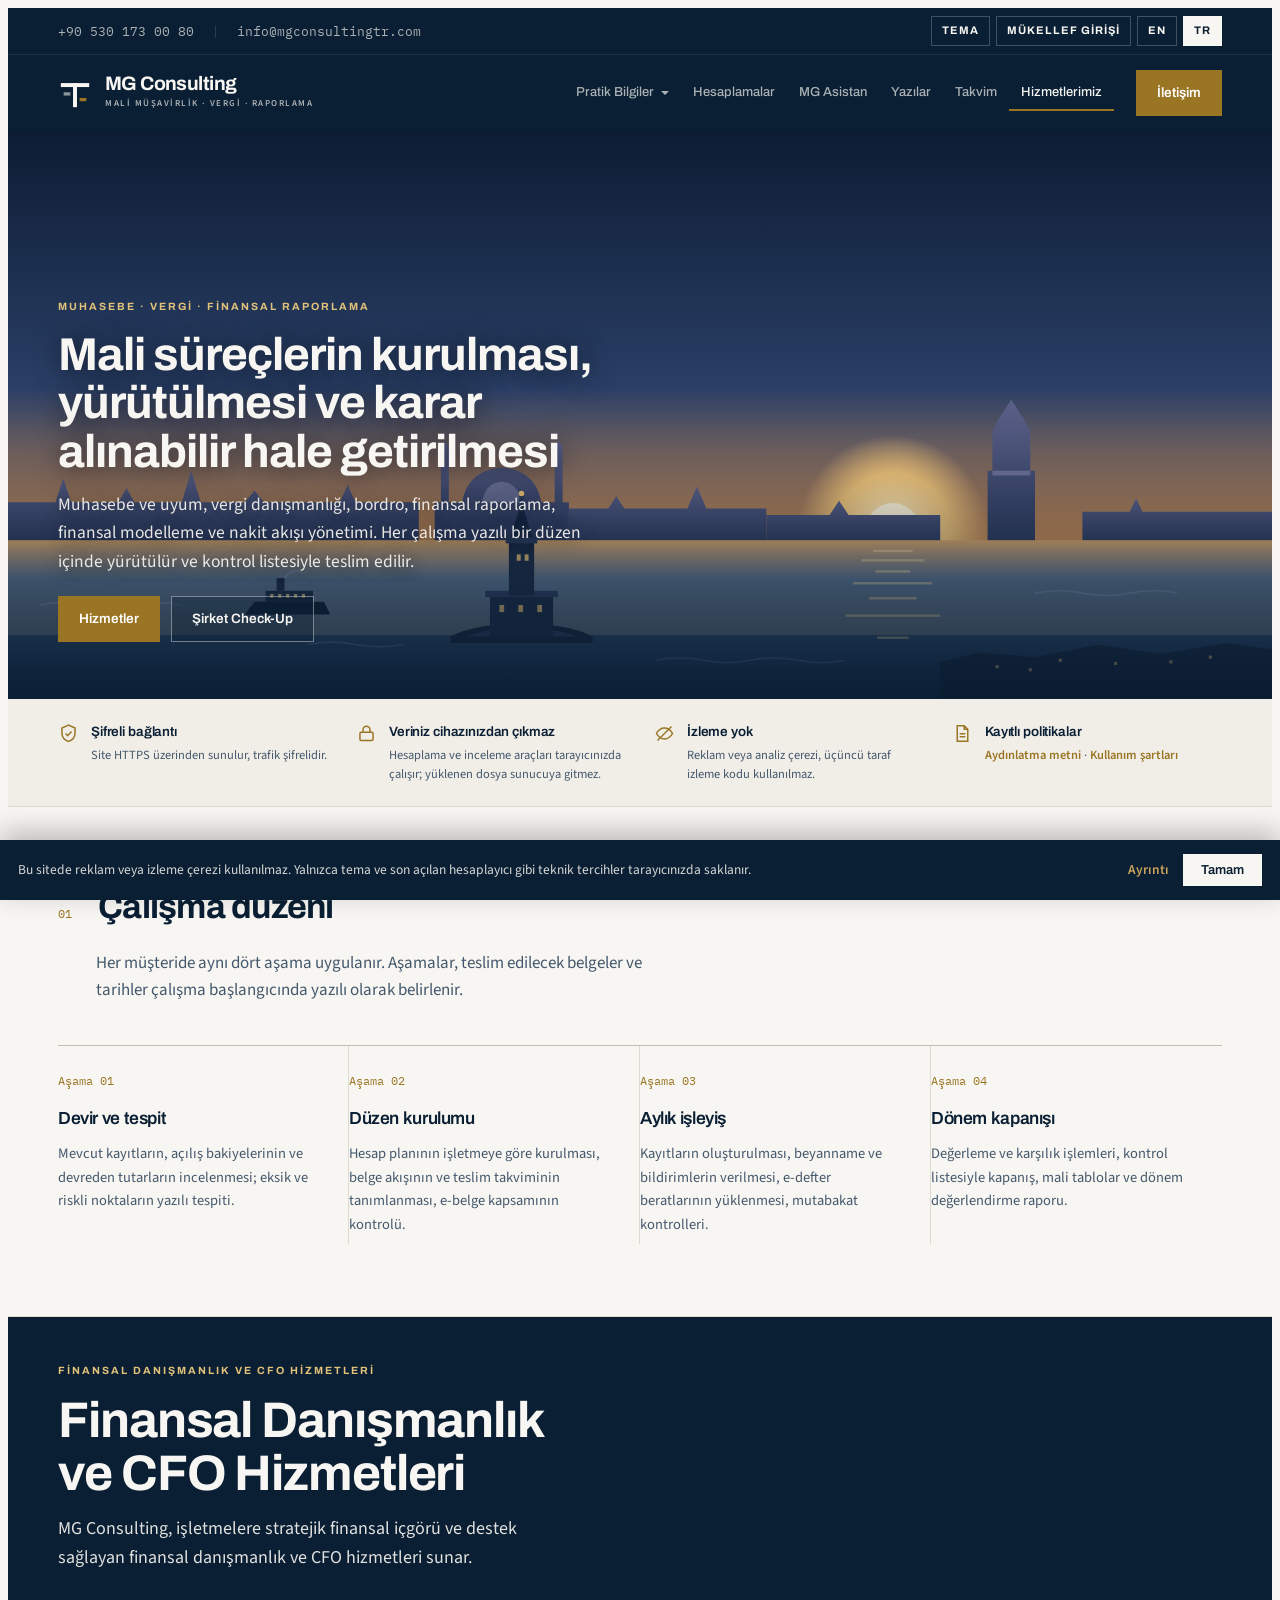
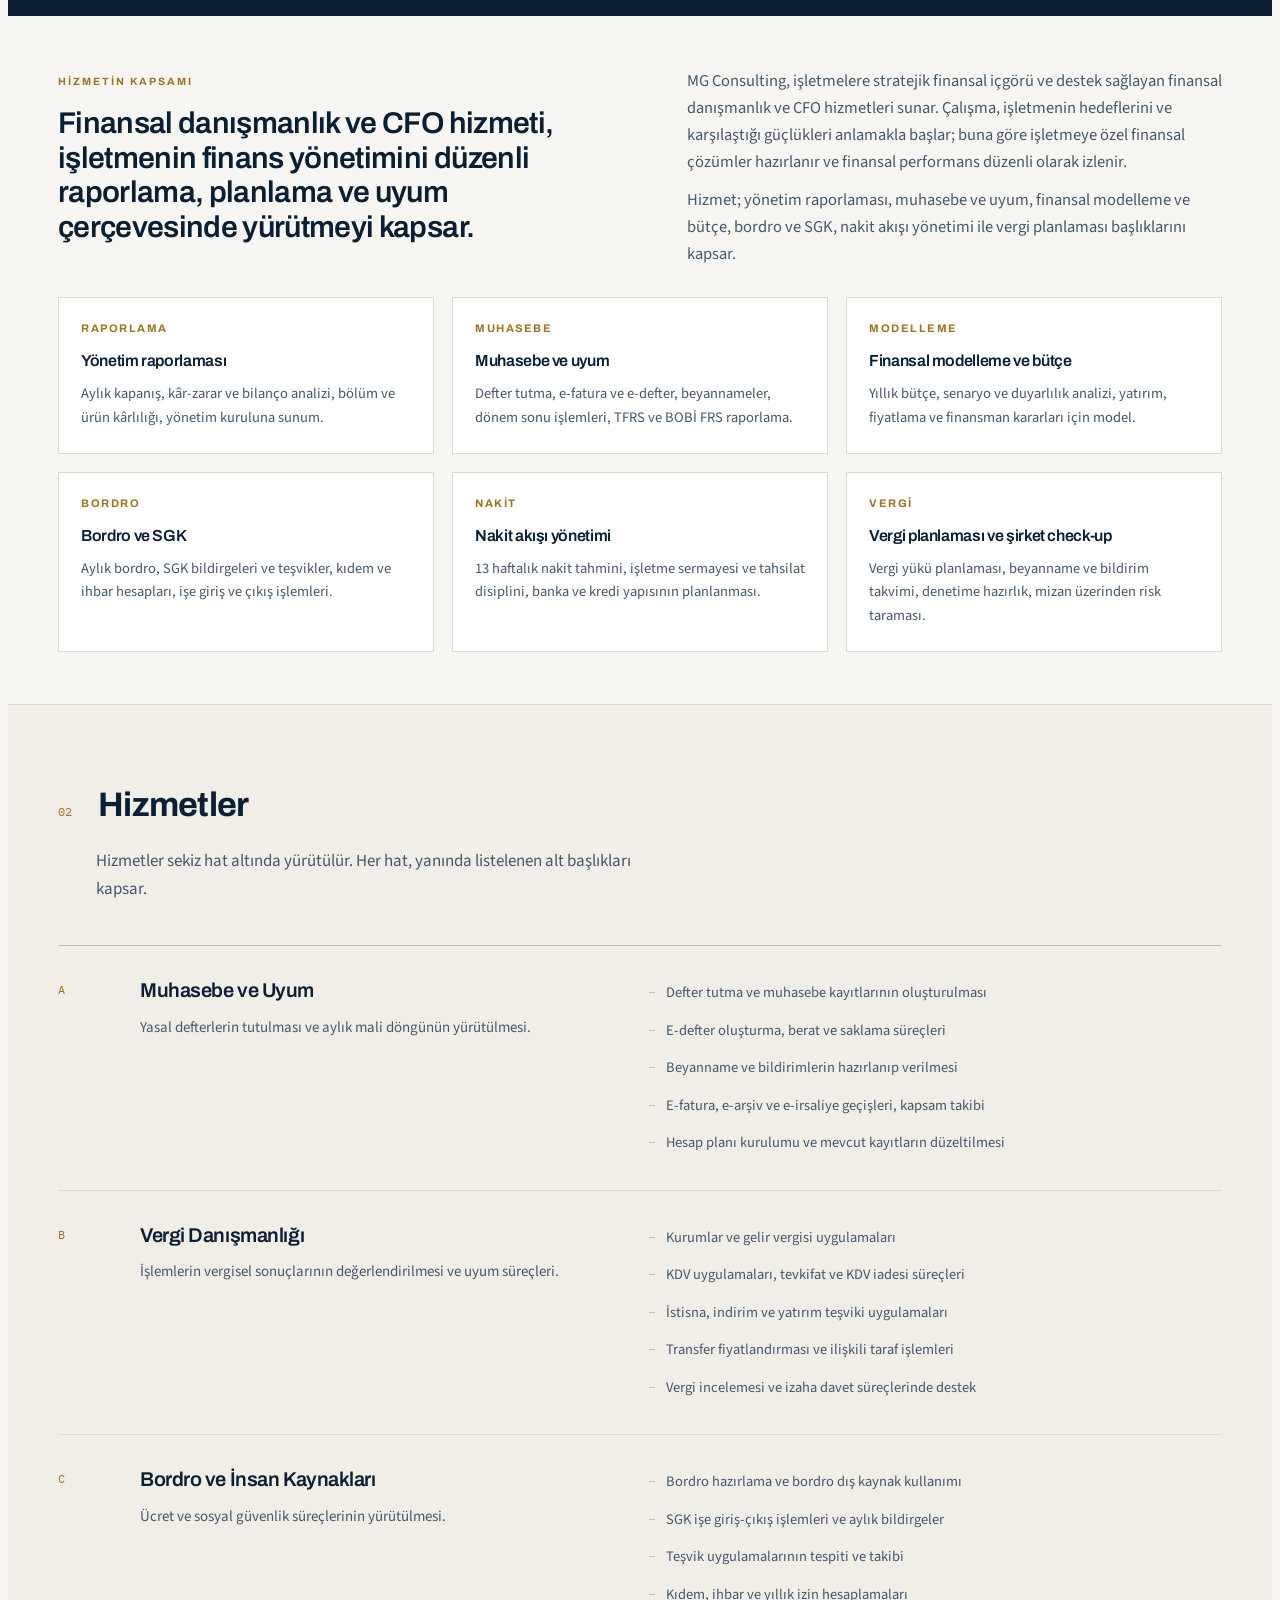
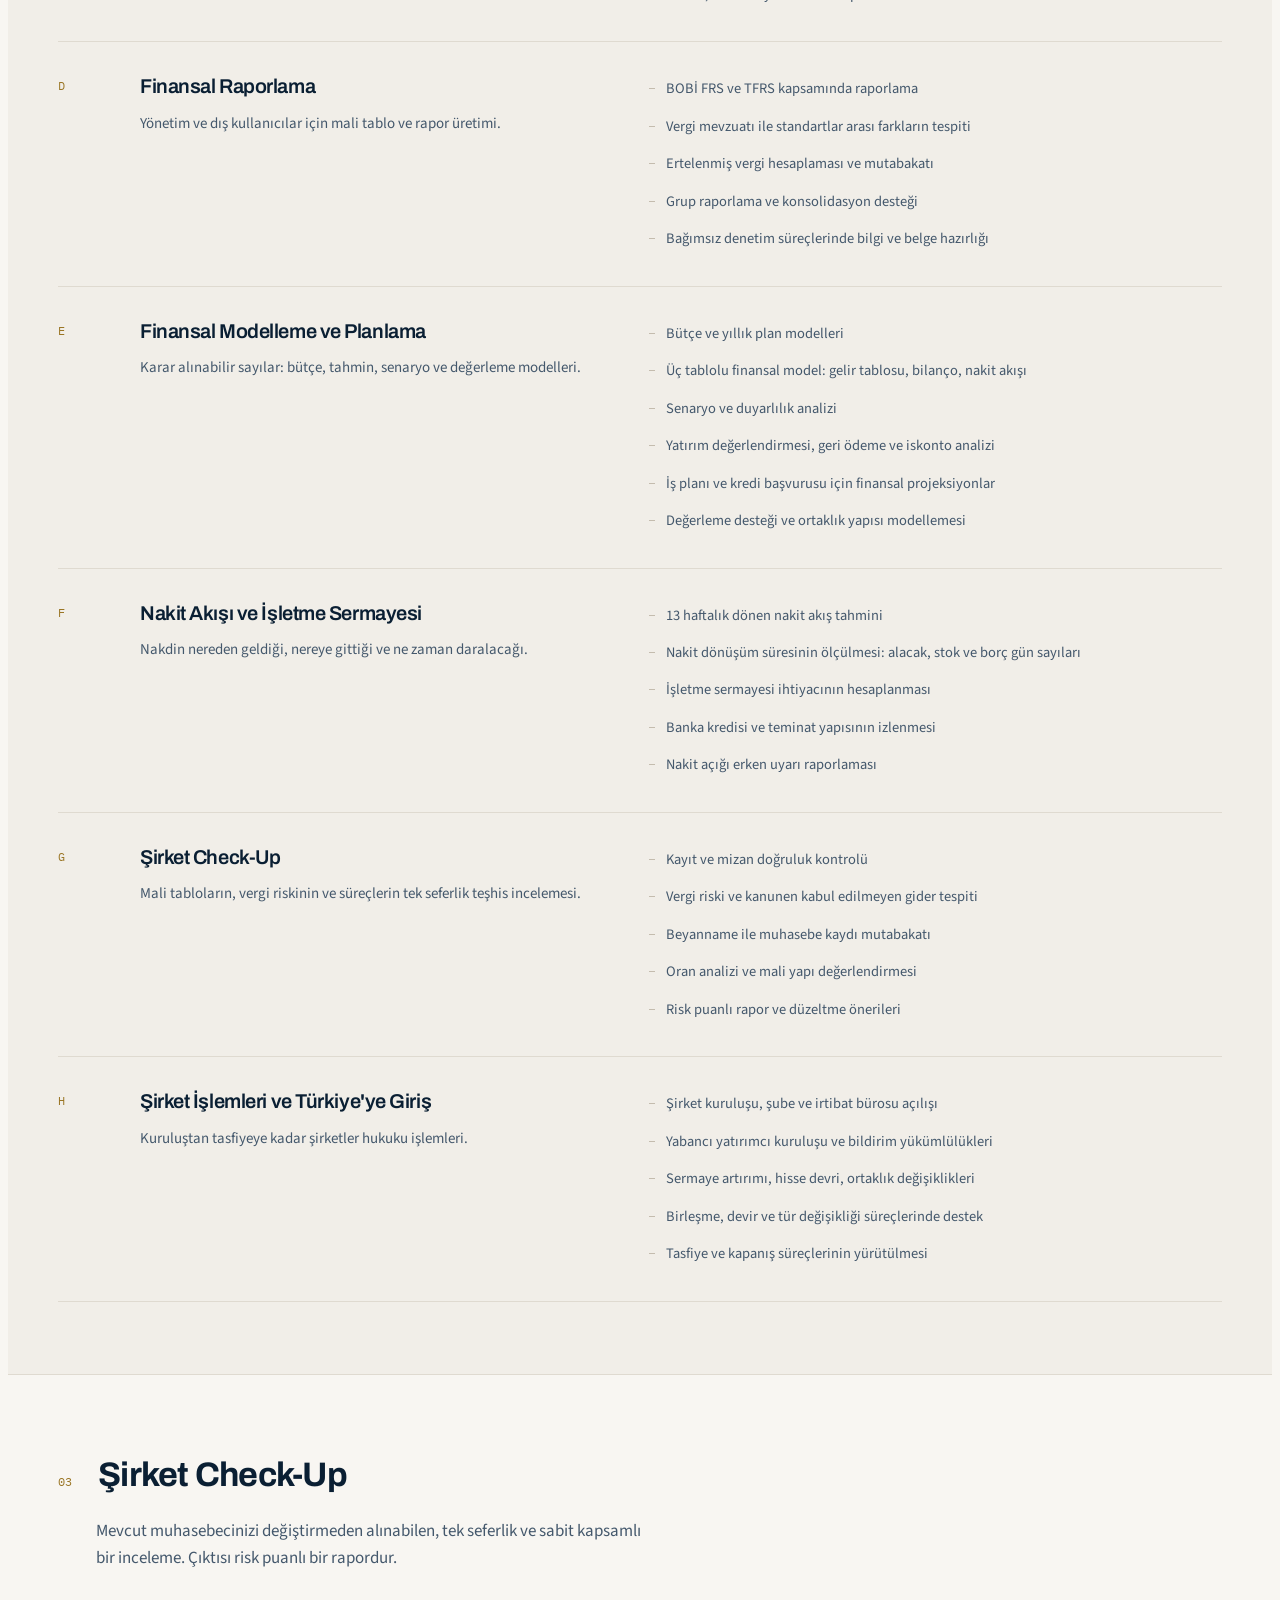
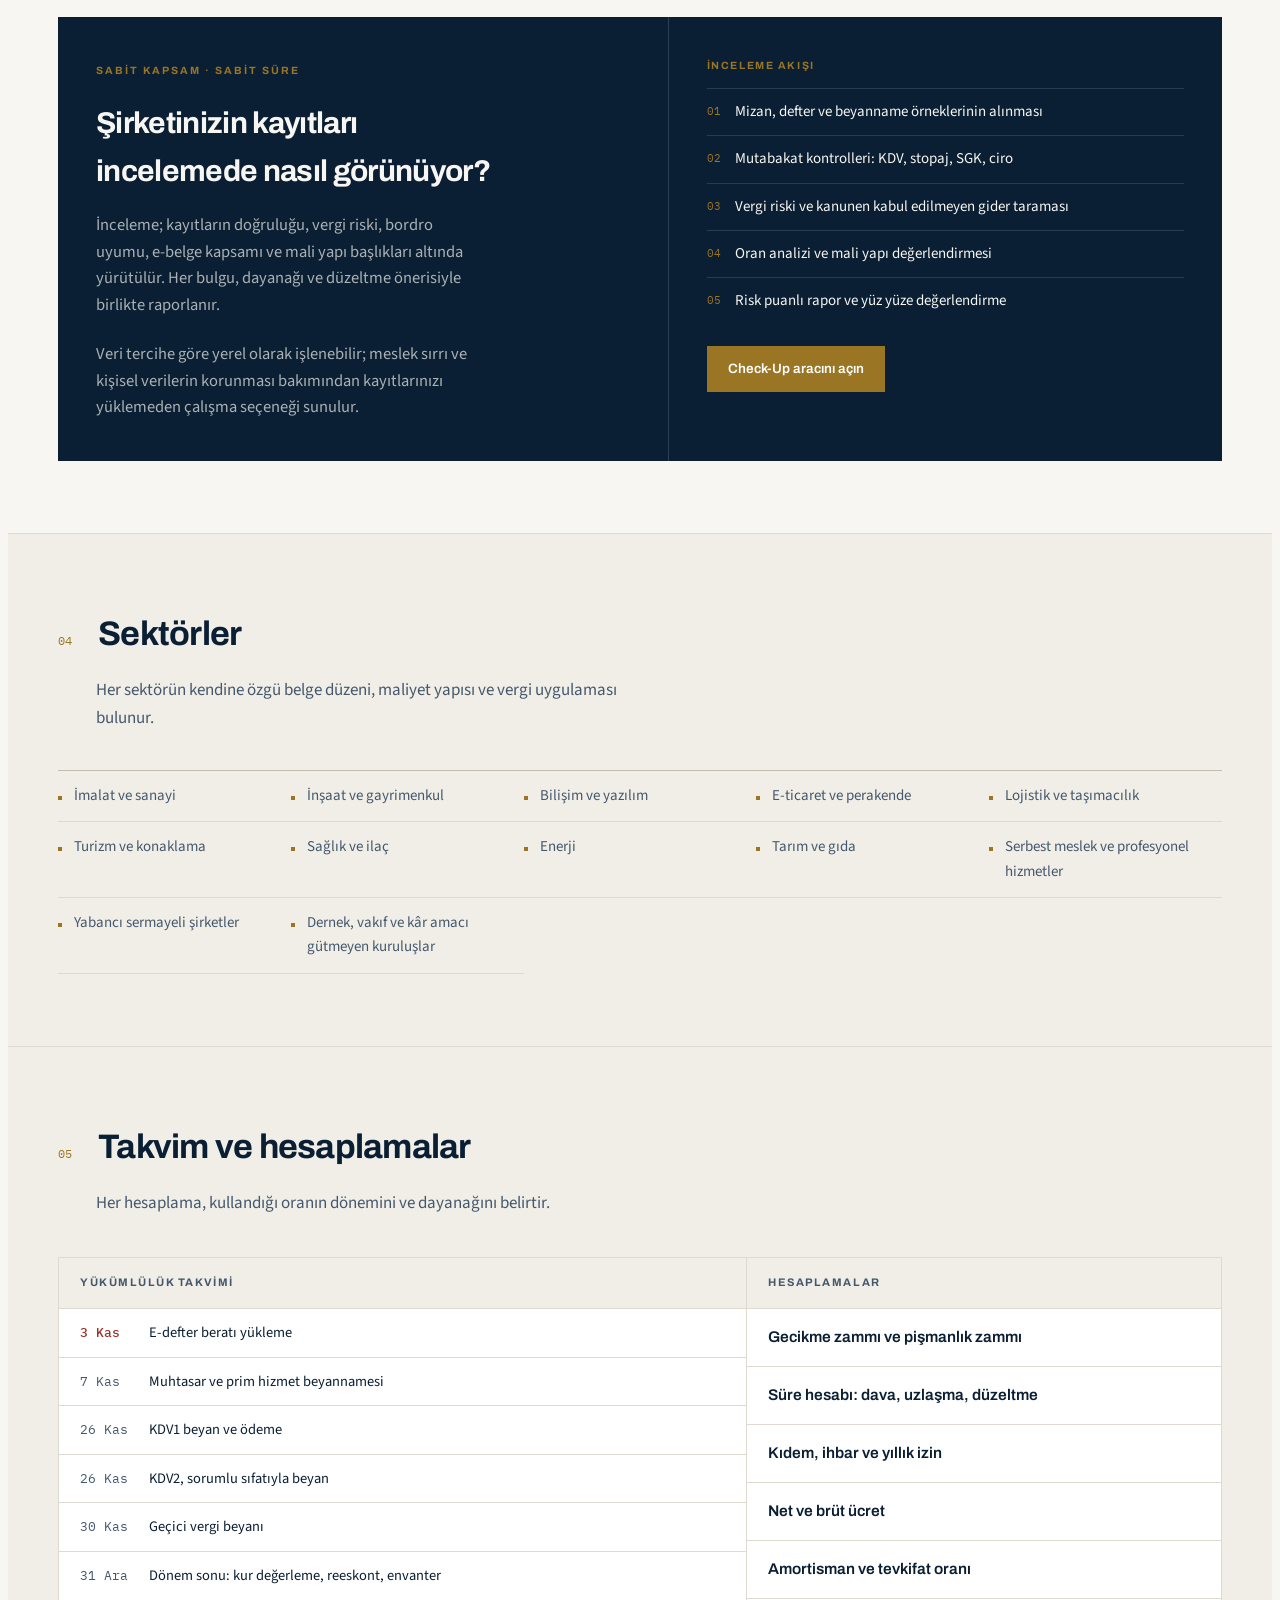
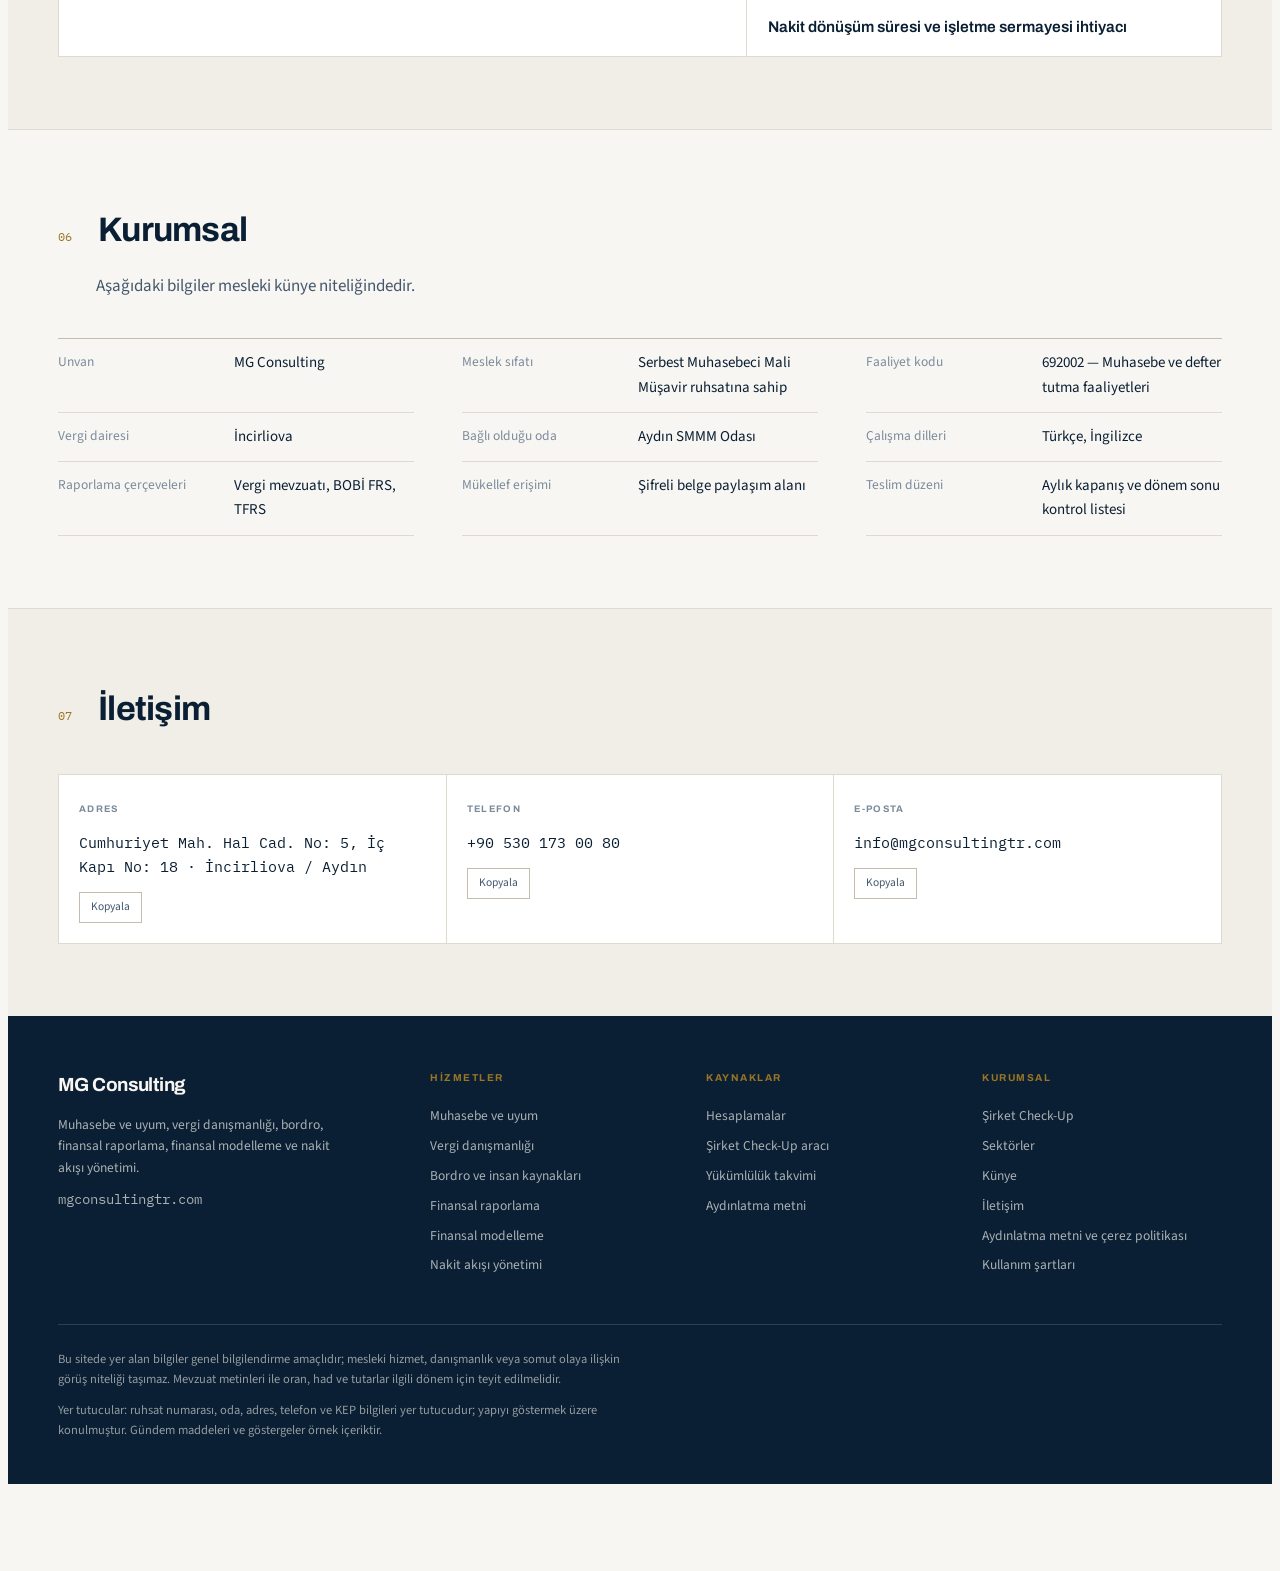
<file: tr/index.html>
<!doctype html>
<html lang="tr">
<head>
<meta charset="utf-8">
<meta name="viewport" content="width=device-width,initial-scale=1,viewport-fit=cover">
<title>MG Consulting</title>
<meta http-equiv="refresh" content="0; url=/#tr">
<link rel="canonical" href="https://www.mgconsultingtr.com/">
<meta name="robots" content="noindex,follow">
</head>
<body>
<p style="font:400 16px/1.6 system-ui,sans-serif;padding:40px">
Yönlendiriliyorsunuz. <a href="/#tr">Devam etmek için tıklayın</a>.
</p>
</body>
</html>
</file>
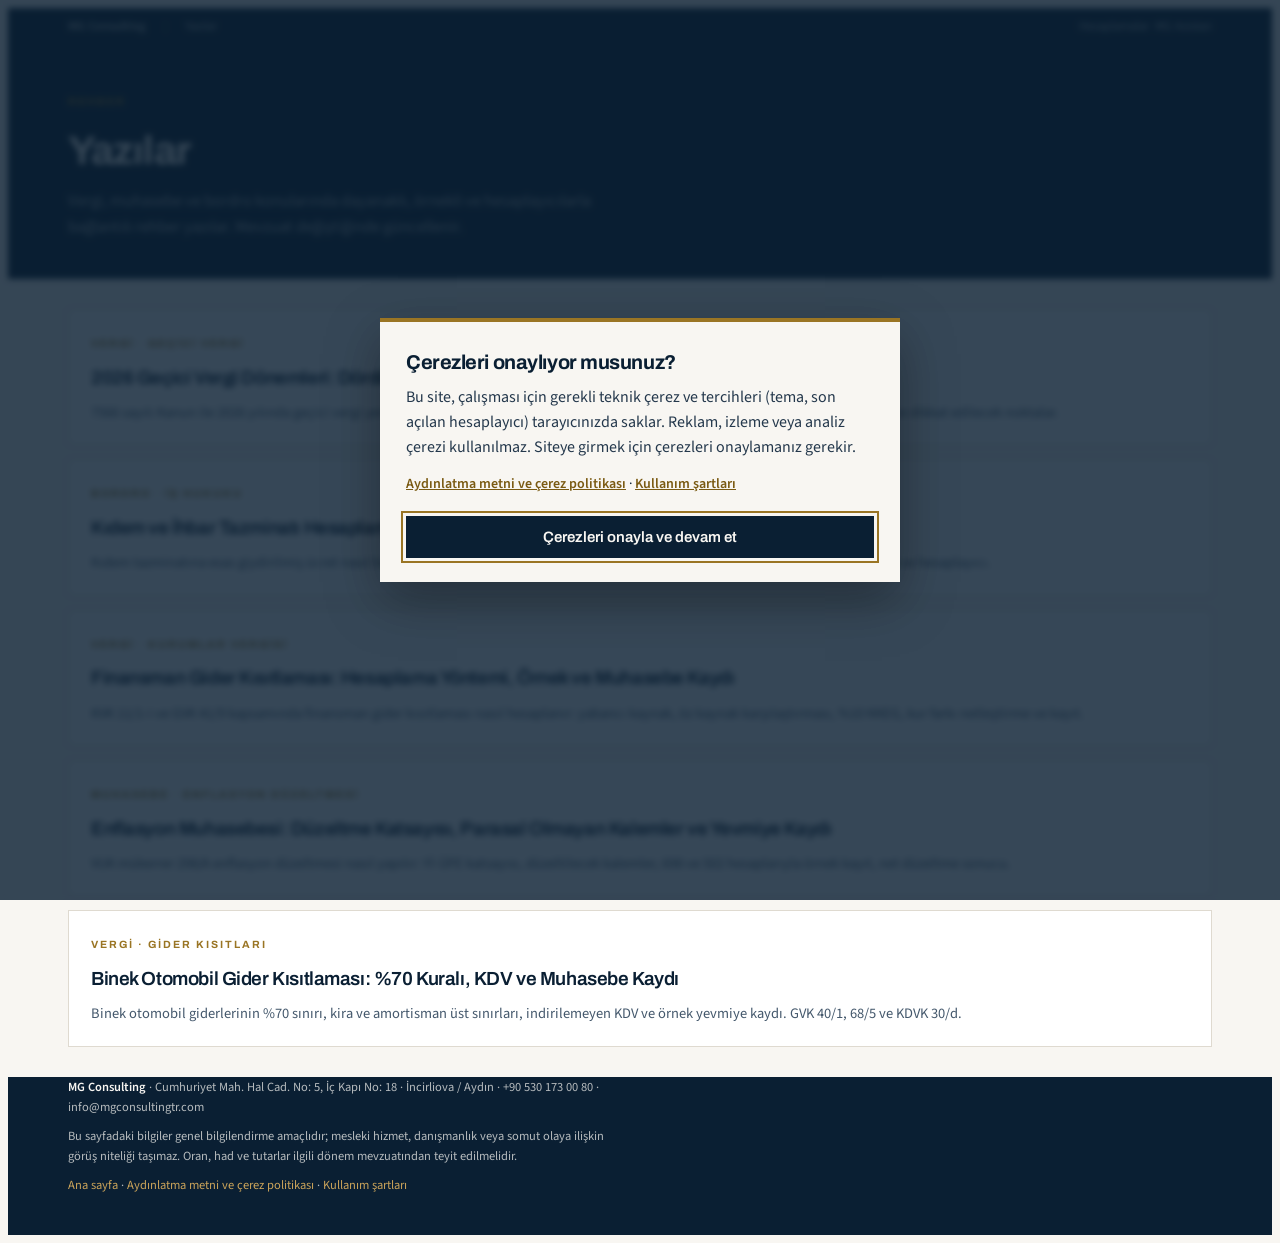
<file: yazilar/index.html>
<!doctype html>
<html lang="tr">
<head>
<meta charset="utf-8">
<meta name="viewport" content="width=device-width,initial-scale=1,viewport-fit=cover">
<link rel="icon" href="../favicon.svg" type="image/svg+xml">
<title>Yazılar: Vergi, Muhasebe ve Bordro Rehberleri | MG Consulting</title>
<meta http-equiv="Content-Security-Policy" content="default-src 'none'; base-uri 'none'; form-action 'none'; img-src 'self' data:; script-src 'self'; style-src 'self' 'unsafe-inline'; font-src 'self'; connect-src 'self' https://*.workers.dev">
<meta name="description" content="Geçici vergi dönemleri, kıdem ve ihbar tazminatı, finansman gider kısıtlaması, enflasyon muhasebesi ve binek oto gider kısıtı üzerine dayanaklı, örnekli rehber yazılar.">
<meta name="robots" content="index,follow">
<link rel="canonical" href="https://www.mgconsultingtr.com/yazilar/">
<meta property="og:type" content="website"><meta property="og:site_name" content="MG Consulting"><meta property="og:title" content="Yazılar | MG Consulting"><meta property="og:url" content="https://www.mgconsultingtr.com/yazilar/"><meta property="og:image" content="https://www.mgconsultingtr.com/assets/img/og.png"><meta property="og:locale" content="tr_TR">
<link rel="stylesheet" href="../assets/fonts.css">
<link rel="stylesheet" href="../assets/yazi.css">
<style>.list{display:grid;gap:14px;padding-block:30px}.item{display:block;background:var(--surface);border:1px solid var(--rule);padding:20px 22px;text-decoration:none;color:inherit}.item h2{font-size:19px;margin-top:8px}.item p{margin-top:8px;color:var(--ink-2);font-size:14.5px}.item:hover{border-color:var(--bronze)}</style>
</head>
<body>
<div class="util"><div class="wrap"><a href="../index.html"><strong>MG Consulting</strong></a><span style="opacity:.3">|</span><span>Yazılar</span><span class="right"><a href="../hesaplamalar.html">Hesaplamalar</a><a href="../asistan.html">MG Asistan</a></span></div></div>
<header id="top"><div class="wrap"><span class="kicker">Rehber</span><h1>Yazılar</h1><p>Vergi, muhasebe ve bordro konularında dayanaklı, örnekli ve hesaplayıcılarla bağlantılı rehber yazılar. Mevzuat değiştiğinde güncellenir.</p></div></header>
<div class="wrap list"><a class="item" href="gecici-vergi-2026-donemleri.html"><span class="kicker">Vergi · Geçici vergi</span><h2>2026 Geçici Vergi Dönemleri: Dördüncü Dönem Geri Geldi, Beyan ve Ödeme Tarihleri</h2><p>7566 sayılı Kanun ile 2026 yılında geçici vergi yeniden dört dönem oldu. Dönemler, beyan ve ödeme son günleri, hesaplama yöntemi ve dikkat edilecek noktalar.</p></a><a class="item" href="kidem-ihbar-tazminati-hesaplama-2026.html"><span class="kicker">Bordro · İş hukuku</span><h2>Kıdem ve İhbar Tazminatı Hesaplama 2026: Giydirilmiş Ücret, Tavan ve Örnek</h2><p>Kıdem tazminatına esas giydirilmiş ücret nasıl bulunur, 2026 kıdem tavanı ne kadar, ihbar süreleri ve vergilendirme. Örnek hesaplama ve hesaplayıcı.</p></a><a class="item" href="finansman-gider-kisitlamasi-ornek.html"><span class="kicker">Vergi · Kurumlar vergisi</span><h2>Finansman Gider Kısıtlaması: Hesaplama Yöntemi, Örnek ve Muhasebe Kaydı</h2><p>KVK 11/1-i ve GVK 41/9 kapsamında finansman gider kısıtlaması nasıl hesaplanır: yabancı kaynak, öz kaynak karşılaştırması, %10 KKEG, kur farkı netleştirme ve kayıt.</p></a><a class="item" href="enflasyon-muhasebesi-duzeltme-kaydi.html"><span class="kicker">Muhasebe · Enflasyon düzeltmesi</span><h2>Enflasyon Muhasebesi: Düzeltme Katsayısı, Parasal Olmayan Kalemler ve Yevmiye Kaydı</h2><p>VUK mükerrer 298/A enflasyon düzeltmesi nasıl yapılır: Yİ-ÜFE katsayısı, düzeltilecek kalemler, 698 ve 502 hesaplarıyla örnek kayıt, net düzeltme sonucu.</p></a><a class="item" href="binek-otomobil-gider-kisitlamasi-kaydi.html"><span class="kicker">Vergi · Gider kısıtları</span><h2>Binek Otomobil Gider Kısıtlaması: %70 Kuralı, KDV ve Muhasebe Kaydı</h2><p>Binek otomobil giderlerinin %70 sınırı, kira ve amortisman üst sınırları, indirilemeyen KDV ve örnek yevmiye kaydı. GVK 40/1, 68/5 ve KDVK 30/d.</p></a></div>
<div style="background:#0A1F33;color:rgba(248,246,242,.72);font:400 12.5px/1.6 'Source Sans 3',system-ui,sans-serif">
 <div style="max-width:1180px;margin:0 auto;padding:0 max(18px,env(safe-area-inset-left,0px)) 40px;display:grid;gap:9px">
  <p style="margin:0;max-width:94ch"><strong style="color:#F8F6F2">MG Consulting</strong> · Cumhuriyet Mah. Hal Cad. No: 5, İç Kapı No: 18 · İncirliova / Aydın · +90 530 173 00 80 · info@mgconsultingtr.com</p>
  <p style="margin:0;max-width:94ch">Bu sayfadaki bilgiler genel bilgilendirme amaçlıdır; mesleki hizmet, danışmanlık veya somut olaya ilişkin görüş niteliği taşımaz. Oran, had ve tutarlar ilgili dönem mevzuatından teyit edilmelidir.</p>
  <p style="margin:0"><a href="../" style="color:#CBA45A;text-decoration:none">Ana sayfa</a> · <a href="../kvkk.html" style="color:#CBA45A;text-decoration:none">Aydınlatma metni ve çerez politikası</a> · <a href="../kullanim-sartlari.html" style="color:#CBA45A;text-decoration:none">Kullanım şartları</a></p>
 </div>
</div>


<script src="/assets/onay.js?v=20261118"></script>
<script src="../assets/hit.js"></script>
</body>
</html>
</file>
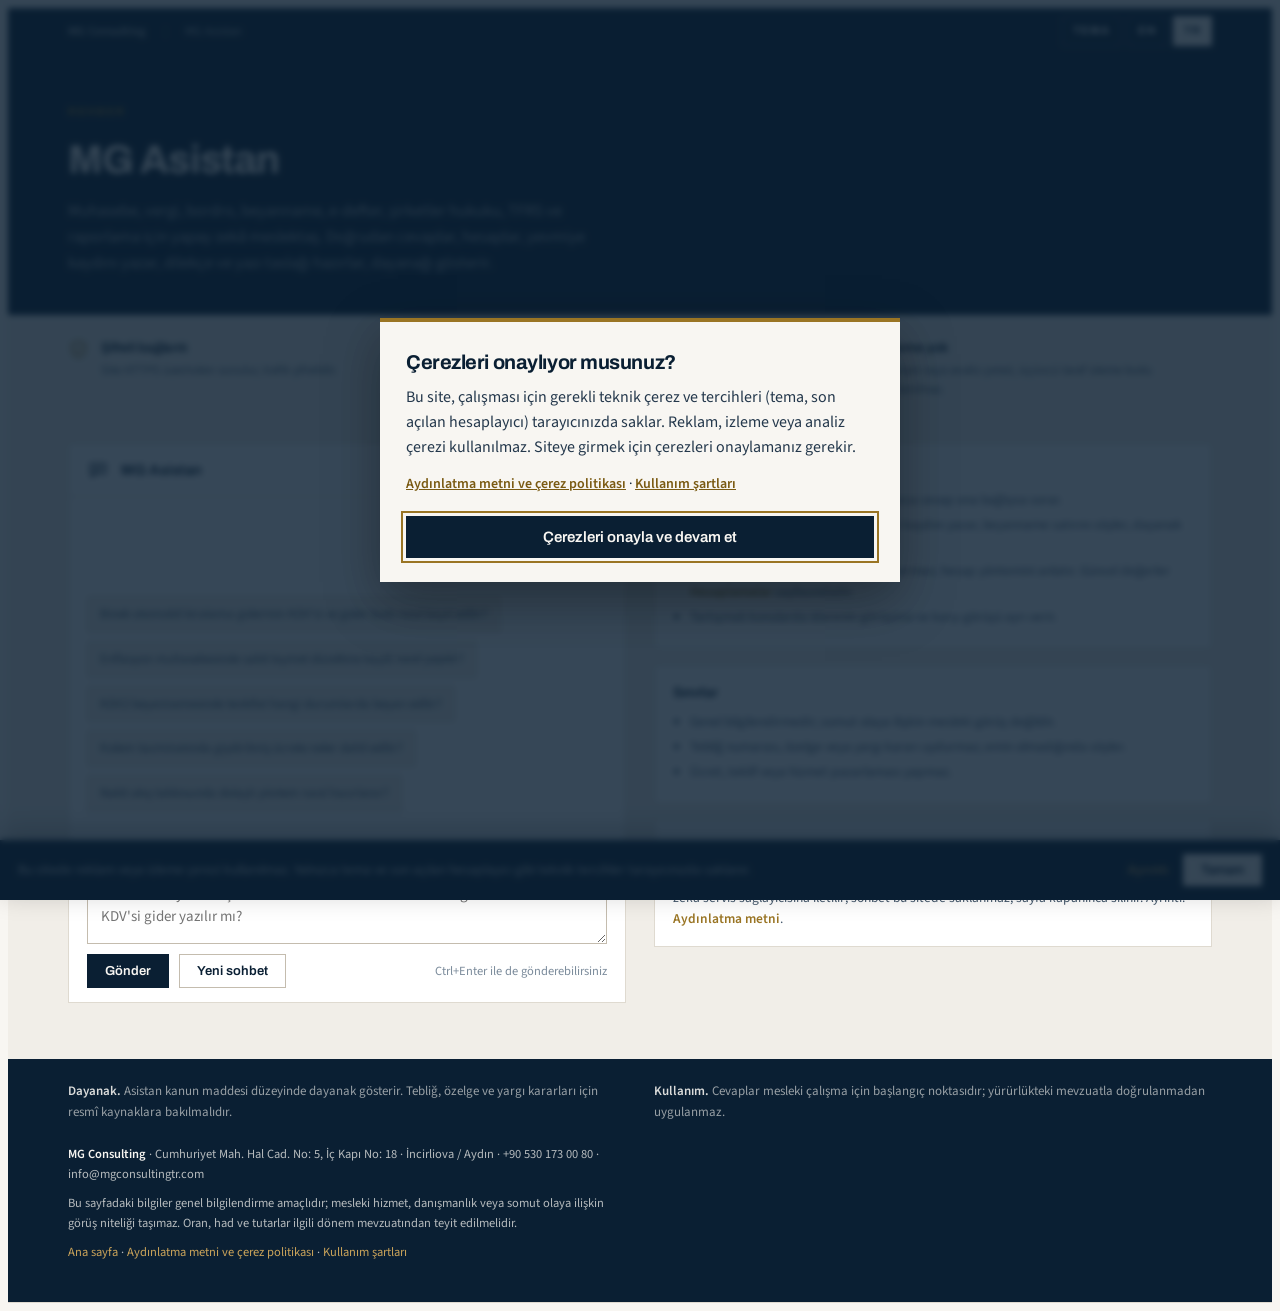
<file: asistan.html>
<!doctype html>
<html lang="tr">
<head>
<meta charset="utf-8">
<meta name="viewport" content="width=device-width,initial-scale=1,viewport-fit=cover">
<link rel="icon" href="favicon.svg" type="image/svg+xml">
<title>MG Asistan: Muhasebe ve Vergi Sorularına Yapay Zekâ Rehberi | MG Consulting</title>
<meta http-equiv="Content-Security-Policy" content="default-src 'none'; base-uri 'none'; form-action 'none'; img-src 'self' data:; script-src 'self'; style-src 'self' 'unsafe-inline'; font-src 'self'; connect-src 'self' https://*.workers.dev">
<meta name="description" content="Muhasebe, vergi, bordro, beyanname, e-defter, TFRS sorularına dayanak göstererek cevap veren yapay zekâ rehberi. Mevzuatı güncel kaynaklardan doğrular.">
<meta name="robots" content="index,follow">
<link rel="canonical" href="https://www.mgconsultingtr.com/asistan.html">
<meta property="og:type" content="website">
<meta property="og:site_name" content="MG Consulting">
<meta property="og:title" content="MG Asistan — MG Consulting">
<meta property="og:description" content="Muhasebe, vergi, bordro, beyanname, e-defter, TFRS sorularına dayanak göstererek cevap veren yapay zekâ rehberi. Mevzuatı güncel kaynaklardan doğrular.">
<meta property="og:url" content="https://www.mgconsultingtr.com/asistan.html">
<meta property="og:locale" content="tr_TR">
<meta property="og:image" content="https://www.mgconsultingtr.com/assets/img/og.png">
<meta name="twitter:card" content="summary">
<link rel="stylesheet" href="assets/fonts.css">
<link rel="stylesheet" href="assets/asistan.css">
</head>
<body>
<div class="util">
 <div class="wrap">
  <a href="index.html"><strong>MG Consulting</strong></a>
  <span style="opacity:.3">|</span>
  <span id="utilLabel">MG Asistan</span>
  <span class="right">
   <button id="themeBtn">Tema</button>
   <button id="btnEN" aria-pressed="false">EN</button>
   <button id="btnTR" aria-pressed="true">TR</button>
  </span>
 </div>
</div>

<header id="top">
 <div class="wrap">
  <span class="kicker" id="kick">Rehber</span>
  <h1 id="h1">MG Asistan</h1>
  <p id="intro">Muhasebe, vergi, bordro, beyanname, e-defter, TFRS ve raporlama sorularınızda yol gösteren yapay zekâ rehberi. Soru eksikse önce eksik bilgiyi sorar; sonra kısa cevap, örnek, muhasebe kaydı ve dayanak maddesiyle açıklar.</p>
 </div>
</header>


 <div class="secstrip">
  <div class="wrap">
   <div class="si">
    <svg viewBox="0 0 24 24" aria-hidden="true"><path d="M12 2.5 4.5 5.8v5.4c0 4.6 3.1 8.5 7.5 9.8 4.4-1.3 7.5-5.2 7.5-9.8V5.8z" fill="none" stroke="currentColor" stroke-width="1.7"/><path d="M8.6 12.1l2.4 2.4 4.4-4.9" fill="none" stroke="currentColor" stroke-width="1.7"/></svg>
    <span><b data-tr="Şifreli bağlantı">Encrypted connection</b><i data-tr="Site HTTPS üzerinden sunulur, trafik şifrelidir.">The site is served over HTTPS; traffic is encrypted.</i></span>
   </div>
   <div class="si">
    <svg viewBox="0 0 24 24" aria-hidden="true"><rect x="4.5" y="10.5" width="15" height="9.5" rx="1.4" fill="none" stroke="currentColor" stroke-width="1.7"/><path d="M8 10.5V7.6a4 4 0 0 1 8 0v2.9" fill="none" stroke="currentColor" stroke-width="1.7"/></svg>
    <span><b data-tr="Sohbet saklanmaz">Conversations are not stored</b><i data-tr="Sorunuz yalnızca cevap üretmek için iletilir; bu sitede kaydedilmez, sayfa kapanınca silinir.">Your question is sent only to generate the answer; it is not stored on this site and is cleared when the page closes.</i></span>
   </div>
   <div class="si">
    <svg viewBox="0 0 24 24" aria-hidden="true"><path d="M2.8 12S6.4 5.8 12 5.8 21.2 12 21.2 12 17.6 18.2 12 18.2 2.8 12 2.8 12z" fill="none" stroke="currentColor" stroke-width="1.7"/><path d="M4 20 20 4" stroke="currentColor" stroke-width="1.7"/></svg>
    <span><b data-tr="İzleme yok">No tracking</b><i data-tr="Reklam veya analiz çerezi, üçüncü taraf izleme kodu kullanılmaz.">No advertising or analytics cookies, and no third-party tracking.</i></span>
   </div>
  </div>

<main class="wrap">
 <section class="chat" aria-label="Sohbet">
  <div class="head">
   <svg viewBox="0 0 24 24" width="22" height="22" aria-hidden="true"><path d="M4 5.5h16v10H9.5L5.5 19v-3.5H4z" fill="none" stroke="currentColor" stroke-width="1.7"/><path d="M8 9.5h8M8 12.5h5" stroke="currentColor" stroke-width="1.7"/></svg>
   <b id="chatTitle">MG Asistan</b>
   <span class="st" id="stat">Hazır</span>
  </div>
  <div class="notice" id="offNote" hidden></div>
  <div class="log" id="log" aria-live="polite"></div>
  <div class="starters" id="starters">
   <button type="button" data-q-tr="Binek otomobil kiralama giderinin KDV'si ve gider kısıtı nasıl kayıt edilir?" data-q-en="How is the VAT and expense restriction on a leased passenger car recorded?"></button>
   <button type="button" data-q-tr="Enflasyon muhasebesinde sabit kıymet düzeltme kaydı nasıl yapılır?" data-q-en="How is the inflation adjustment entry for fixed assets made?"></button>
   <button type="button" data-q-tr="KDV2 beyannamesinde tevkifat hangi durumlarda beyan edilir?" data-q-en="When is withholding VAT declared on the VAT-2 return?"></button>
   <button type="button" data-q-tr="Kıdem tazminatında giydirilmiş ücrete neler dahil edilir?" data-q-en="What is included in the gross-up wage for severance pay?"></button>
   <button type="button" data-q-tr="Nakit akış tablosunda dolaylı yöntem nasıl hazırlanır?" data-q-en="How is the indirect method cash flow statement prepared?"></button>
  </div>
  <div class="ask">
   <label for="q" id="qLabel" style="font-size:13px;color:var(--ink-2)">Sorunuz</label>
   <textarea id="q" maxlength="4000" placeholder="Örnek: 2026 yılında işletme esasına tabi bir mükellefin aldığı binek otomobilin KDV'si gider yazılır mı?"></textarea>
   <div class="row">
    <button class="btn p" id="send" type="button">Gönder</button>
    <button class="btn s" id="reset" type="button">Yeni sohbet</button>
    <span class="hint" id="hint">Ctrl+Enter ile de gönderebilirsiniz</span>
   </div>
  </div>
 </section>

 <aside class="side">
  <div class="sbox">
   <h3 id="s1h">Nasıl çalışır</h3>
   <ul>
    <li id="s1a">Doğrudan cevaplar; eksik bilgiyi yalnızca cevap ona bağlıysa sorar.</li>
    <li id="s1b">Tutarı hesaplar, hesap kodlu yevmiye kaydını yazar, beyanname satırını söyler, dayanak maddeyi verir.</li>
    <li id="s1c">Yıla bağlı tutar ve oranları ezberden vermez; hesap yöntemini anlatır. Güncel değerler <a href="hesaplamalar.html">Hesaplamalar</a> sayfasındadır.</li>
    <li id="s1d">Tartışmalı konularda idarenin görüşünü ve karşı görüşü ayrı verir.</li>
   </ul>
  </div>
  <div class="sbox">
   <h3 id="s2h">Sınırlar</h3>
   <ul>
    <li id="s2a">Genel bilgilendirmedir; somut olaya ilişkin mesleki görüş değildir.</li>
    <li id="s2b">Tebliğ numarası, özelge veya yargı kararı uydurmaz; emin olmadığında söyler.</li>
    <li id="s2c">Ücret, teklif veya hizmet pazarlaması yapmaz.</li>
   </ul>
  </div>
  <div class="sbox">
   <h3 id="s3h">Gizlilik</h3>
   <p id="s3a">Kişisel veri girmeyin: ad, TC kimlik no, vergi no, telefon. Sorunuz cevap üretilmesi için yapay zekâ servis sağlayıcısına iletilir; sohbet bu sitede saklanmaz, sayfa kapanınca silinir. Ayrıntı: <a href="kvkk.html">Aydınlatma metni</a>.</p>
  </div>
 </aside>
</main>

<footer>
 <div class="wrap">
  <p id="f1"><strong>Dayanak.</strong> Asistan kanun maddesi düzeyinde dayanak gösterir. Tebliğ, özelge ve yargı kararları için resmî kaynaklara bakılmalıdır.</p>
  <p id="f2"><strong>Kullanım.</strong> Cevaplar mesleki çalışma için başlangıç noktasıdır; yürürlükteki mevzuatla doğrulanmadan uygulanmaz.</p>
 </div>
</footer>

<div style="background:#0A1F33;color:rgba(248,246,242,.72);font:400 12.5px/1.6 'Source Sans 3',system-ui,sans-serif">
 <div style="max-width:1180px;margin:0 auto;padding:0 max(18px,env(safe-area-inset-left,0px)) 40px;display:grid;gap:9px">
  <p style="margin:0;max-width:94ch"><strong style="color:#F8F6F2">MG Consulting</strong> · Cumhuriyet Mah. Hal Cad. No: 5, İç Kapı No: 18 · İncirliova / Aydın · +90 530 173 00 80 · info@mgconsultingtr.com</p>
  <p style="margin:0;max-width:94ch">Bu sayfadaki bilgiler genel bilgilendirme amaçlıdır; mesleki hizmet, danışmanlık veya somut olaya ilişkin görüş niteliği taşımaz. Oran, had ve tutarlar ilgili dönem mevzuatından teyit edilmelidir.</p>
  <p style="margin:0"><a href="/" style="color:#CBA45A;text-decoration:none">Ana sayfa</a> · <a href="kvkk.html" style="color:#CBA45A;text-decoration:none">Aydınlatma metni ve çerez politikası</a> · <a href="kullanim-sartlari.html" style="color:#CBA45A;text-decoration:none">Kullanım şartları</a></p>
 </div>
</div>

<div id="ckBar" hidden style="position:fixed;left:0;right:0;bottom:0;z-index:70;background:#0A1F33;color:#F8F6F2;
 padding:14px max(18px,env(safe-area-inset-left,0px)) calc(14px + env(safe-area-inset-bottom,0px)) max(18px,env(safe-area-inset-right,0px));
 font:400 13.5px/1.55 'Source Sans 3',system-ui,sans-serif;display:flex;gap:14px;align-items:center;flex-wrap:wrap;box-shadow:0 -8px 28px rgba(0,0,0,.25)">
 <span id="ckTxt" style="flex:1;min-width:220px;opacity:.86">Bu sitede reklam veya izleme çerezi kullanılmaz. Yalnızca tema ve son açılan hesaplayıcı gibi teknik tercihler tarayıcınızda saklanır.</span>
 <a href="kvkk.html" style="color:#CBA45A;font-weight:600;text-decoration:none;white-space:nowrap">Ayrıntı</a>
 <button id="ckOk" type="button" style="font:600 13px 'Archivo',sans-serif;background:#F8F6F2;color:#0A1F33;border:0;padding:9px 18px;cursor:pointer;white-space:nowrap">Tamam</button>
</div>
<script src="assets/asistan.js"></script>
<script src="/assets/onay.js?v=20261118"></script>
<script src="assets/hit.js"></script>
</body>
</html>
</file>
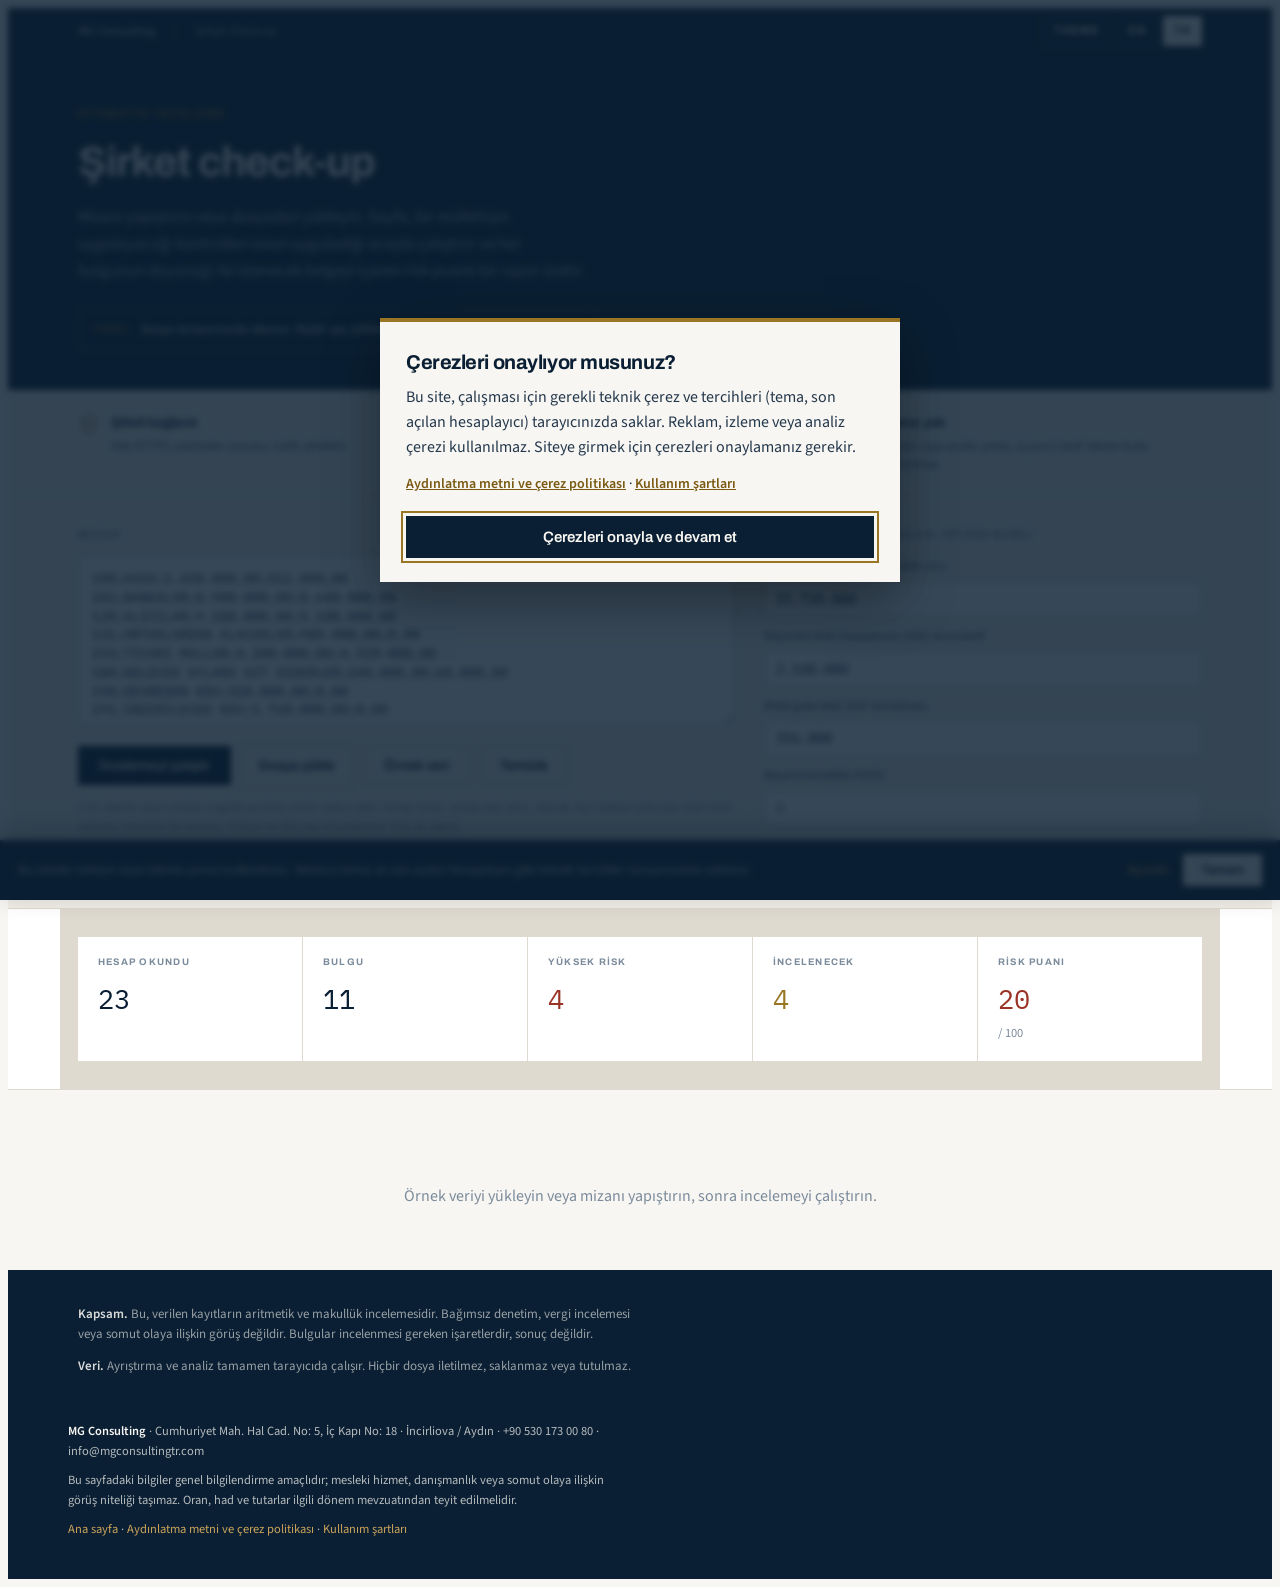
<file: check-up.html>
<!doctype html>
<html lang="tr">
<head>
<meta charset="utf-8">
<meta name="viewport" content="width=device-width,initial-scale=1,viewport-fit=cover">
<link rel="icon" href="favicon.svg" type="image/svg+xml">
<title>Şirket Check-Up: Mizan Üzerinden Finansal Risk Taraması | MG Consulting</title>
<meta http-equiv="Content-Security-Policy" content="default-src 'none'; base-uri 'none'; form-action 'none'; img-src 'self' data:; script-src 'self'; style-src 'self' 'unsafe-inline'; font-src 'self'; connect-src 'self' https://*.workers.dev">
<meta name="description" content="Mizanınızı yükleyin, tarayıcınızda çalışan ön inceleme aracı riskleri puanlasın: ortaklar cari, kasa, KDV, SGK, amortisman ve dönem sonu kontrolleri.">
<meta name="robots" content="index,follow">
<link rel="canonical" href="https://www.mgconsultingtr.com/check-up.html">
<meta property="og:type" content="website">
<meta property="og:site_name" content="MG Consulting">
<meta property="og:title" content="Şirket Check-Up — MG Consulting">
<meta property="og:description" content="Mizanınızı yükleyin, tarayıcınızda çalışan ön inceleme aracı riskleri puanlasın: ortaklar cari, kasa, KDV, SGK, amortisman ve dönem sonu kontrolleri.">
<meta property="og:url" content="https://www.mgconsultingtr.com/check-up.html">
<meta property="og:locale" content="tr_TR">
<meta property="og:image" content="https://www.mgconsultingtr.com/assets/img/og.png">
<meta name="twitter:card" content="summary">
<meta name="claude:viewport-fit-sides" content="cover">
<link rel="stylesheet" href="assets/fonts.css">
<link rel="stylesheet" href="assets/check-up.css">
</head>
<body>
<div class="util">
 <div class="wrap">
  <a href="index.html"><strong>MG Consulting</strong></a>
  <span style="opacity:.3">|</span>
  <span id="utilLabel">Company check-up</span>
  <span class="right">
   <button id="themeBtn">Theme</button>
   <button id="btnEN" aria-pressed="true">EN</button>
   <button id="btnTR" aria-pressed="false">TR</button>
  </span>
 </div>
</div>

<header id="top">
 <div class="wrap">
  <span class="kicker" id="kick">Automated review</span>
  <h1 id="h1">Company check-up</h1>
  <p id="intro">Paste or load a trial balance. The page runs the control set an inspector would run, in the order an inspector runs it, and returns a risk-rated report with the basis for each finding and the evidence that would be requested.</p>
  <span class="privacy"><b id="privK">Local</b><span id="privT">The file is read in your browser. Nothing is uploaded and nothing leaves this page.</span></span>
 </div>
</header>

 <div class="secstrip">
  <div class="wrap">
   <div class="si">
    <svg viewBox="0 0 24 24" aria-hidden="true"><path d="M12 2.5 4.5 5.8v5.4c0 4.6 3.1 8.5 7.5 9.8 4.4-1.3 7.5-5.2 7.5-9.8V5.8z" fill="none" stroke="currentColor" stroke-width="1.7"/><path d="M8.6 12.1l2.4 2.4 4.4-4.9" fill="none" stroke="currentColor" stroke-width="1.7"/></svg>
    <span><b data-tr="Şifreli bağlantı">Encrypted connection</b><i data-tr="Site HTTPS üzerinden sunulur, trafik şifrelidir.">The site is served over HTTPS; traffic is encrypted.</i></span>
   </div>
   <div class="si">
    <svg viewBox="0 0 24 24" aria-hidden="true"><rect x="4.5" y="10.5" width="15" height="9.5" rx="1.4" fill="none" stroke="currentColor" stroke-width="1.7"/><path d="M8 10.5V7.6a4 4 0 0 1 8 0v2.9" fill="none" stroke="currentColor" stroke-width="1.7"/></svg>
    <span><b data-tr="Veriniz cihazınızdan çıkmaz">Your data stays on your device</b><i data-tr="Hesaplama ve inceleme araçları tarayıcınızda çalışır; yüklenen dosya sunucuya gitmez.">The calculation and review tools run in your browser; files loaded are never sent to a server.</i></span>
   </div>
   <div class="si">
    <svg viewBox="0 0 24 24" aria-hidden="true"><path d="M2.8 12S6.4 5.8 12 5.8 21.2 12 21.2 12 17.6 18.2 12 18.2 2.8 12 2.8 12z" fill="none" stroke="currentColor" stroke-width="1.7"/><path d="M4 20 20 4" stroke="currentColor" stroke-width="1.7"/></svg>
    <span><b data-tr="İzleme yok">No tracking</b><i data-tr="Reklam veya analiz çerezi, üçüncü taraf izleme kodu kullanılmaz.">No advertising or analytics cookies, and no third-party tracking.</i></span>
   </div>
  </div>
 </div>
<div class="panel">
 <div class="wrap">
  <div class="pbox">
   <h3 id="lblTb">Trial balance</h3>
   <textarea id="tb" spellcheck="false" aria-label="Trial balance"></textarea>
   <div class="acts">
    <button class="btn p" id="run" type="button">Run the review</button>
    <label class="fileLbl" for="file" id="lblFile">Load a file</label>
    <input type="file" id="file" accept=".csv,.txt,.tsv,text/plain">
    <button class="btn s" id="sample" type="button">Load sample</button>
    <button class="btn s" id="clear" type="button">Clear</button>
   </div>
   <p class="hint" id="hintTxt">Accepts CSV, tab or semicolon separated text: account code, account name, debit, credit. Four-column trial balances with separate balance columns are also read. Turkish and plain number formats are both handled.</p>
  </div>
  <div class="pbox">
   <h3 id="lblDecl">Declared figures, optional</h3>
   <div class="decl">
    <label><span id="l1">Turnover per the corporate tax return</span><input id="dTurnover" inputmode="decimal" placeholder="0"></label>
    <label><span id="l2">VAT computed per returns, cumulative</span><input id="dVat" inputmode="decimal" placeholder="0"></label>
    <label><span id="l3">Social security accrual per declarations</span><input id="dSgk" inputmode="decimal" placeholder="0"></label>
    <label><span id="l4">Non-deductible expenses per the return</span><input id="dKkeg" inputmode="decimal" placeholder="0"></label>
   </div>
   <p class="hint" id="hintDecl">Entered figures enable the cross-checks in phase three. Left empty, those checks are reported as not performed.</p>
  </div>
 </div>
</div>

<div class="sum" id="sumBar" hidden>
 <div class="wrap" id="sumIn"></div>
</div>

<main>
 <div class="wrap" id="out">
  <p class="idle" id="idleTxt">Load the sample or paste a trial balance, then run the review.</p>
 </div>
</main>

<footer>
 <div class="wrap">
  <p id="f1"><strong>Scope.</strong> This is an arithmetical and plausibility review of the records supplied. It is not an audit, not a tax inspection and not an opinion on any specific matter. Findings are indications to be examined, not conclusions.</p>
  <p id="f2"><strong>Data.</strong> Parsing and analysis run entirely in the browser. No file is transmitted, stored or retained.</p>
 </div>
</footer>




<div style="background:#0A1F33;color:rgba(248,246,242,.72);font:400 12.5px/1.6 'Source Sans 3',system-ui,sans-serif">
 <div style="max-width:1180px;margin:0 auto;padding:0 max(18px,env(safe-area-inset-left,0px)) 40px;display:grid;gap:9px">
  <p style="margin:0;max-width:94ch"><strong style="color:#F8F6F2">MG Consulting</strong> · Cumhuriyet Mah. Hal Cad. No: 5, İç Kapı No: 18 · İncirliova / Aydın · +90 530 173 00 80 · info@mgconsultingtr.com</p>
  <p style="margin:0;max-width:94ch">Bu sayfadaki bilgiler genel bilgilendirme amaçlıdır; mesleki hizmet, danışmanlık veya somut olaya ilişkin görüş niteliği taşımaz. Oran, had ve tutarlar ilgili dönem mevzuatından teyit edilmelidir.</p>
  <p style="margin:0"><a href="/" style="color:#CBA45A;text-decoration:none">Ana sayfa</a> · <a href="kvkk.html" style="color:#CBA45A;text-decoration:none">Aydınlatma metni ve çerez politikası</a> · <a href="kullanim-sartlari.html" style="color:#CBA45A;text-decoration:none">Kullanım şartları</a></p>
 </div>
</div>

<div id="ckBar" hidden style="position:fixed;left:0;right:0;bottom:0;z-index:70;background:#0A1F33;color:#F8F6F2;
 padding:14px max(18px,env(safe-area-inset-left,0px)) calc(14px + env(safe-area-inset-bottom,0px)) max(18px,env(safe-area-inset-right,0px));
 font:400 13.5px/1.55 'Source Sans 3',system-ui,sans-serif;display:flex;gap:14px;align-items:center;flex-wrap:wrap;box-shadow:0 -8px 28px rgba(0,0,0,.25)">
 <span id="ckTxt" style="flex:1;min-width:220px;opacity:.86">Bu sitede reklam veya izleme çerezi kullanılmaz. Yalnızca tema ve son açılan hesaplayıcı gibi teknik tercihler tarayıcınızda saklanır.</span>
 <a href="kvkk.html" style="color:#CBA45A;font-weight:600;text-decoration:none;white-space:nowrap">Ayrıntı</a>
 <button id="ckOk" type="button" style="font:600 13px 'Archivo',sans-serif;background:#F8F6F2;color:#0A1F33;border:0;padding:9px 18px;cursor:pointer;white-space:nowrap">Tamam</button>
</div>
<script src="assets/check-up.js"></script>
<script src="/assets/onay.js?v=20261118"></script>
<script src="assets/hit.js"></script>
</body>
</html>
</file>
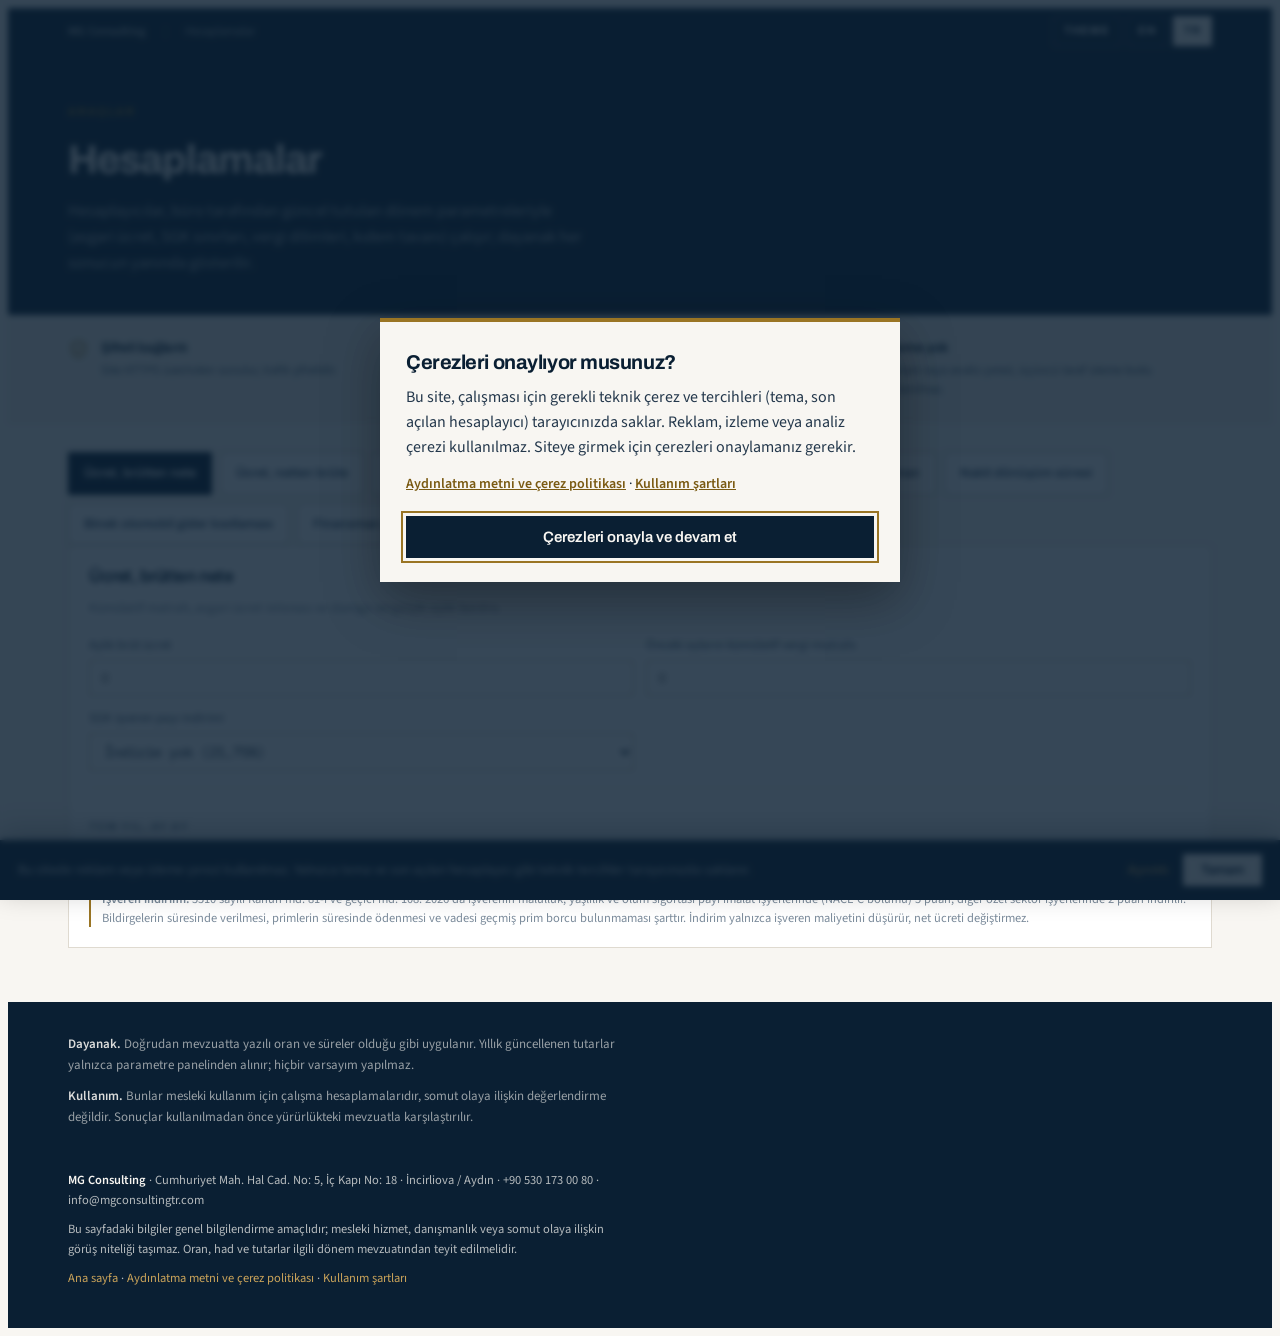
<file: hesaplamalar.html>
<!doctype html>
<html lang="tr">
<head>
<meta charset="utf-8">
<meta name="viewport" content="width=device-width,initial-scale=1,viewport-fit=cover">
<link rel="icon" href="favicon.svg" type="image/svg+xml">
<title>Hesaplamalar: Brütten Nete Maaş, Kıdem ve İhbar Tazminatı, Gecikme Zammı 2026 | MG Consulting</title>
<meta http-equiv="Content-Security-Policy" content="default-src 'none'; base-uri 'none'; form-action 'none'; img-src 'self' data:; script-src 'self'; style-src 'self' 'unsafe-inline'; font-src 'self'; connect-src 'self' https://*.workers.dev">
<meta name="description" content="2026 parametreleriyle brütten nete ve netten brüte maaş, kıdem ve ihbar tazminatı, gecikme zammı, amortisman, binek oto gider kısıtı, finansman gider kısıtlaması ve enflasyon muhasebesi hesaplayıcıları.">
<meta name="robots" content="index,follow">
<link rel="canonical" href="https://www.mgconsultingtr.com/hesaplamalar.html">
<meta property="og:type" content="website">
<meta property="og:site_name" content="MG Consulting">
<meta property="og:title" content="Hesaplamalar — MG Consulting">
<meta property="og:description" content="2026 parametreleriyle brütten nete ve netten brüte maaş, kıdem ve ihbar tazminatı, gecikme zammı, amortisman, binek oto gider kısıtı, finansman gider kısıtlaması ve enflasyon muhasebesi hesaplayıcıları.">
<meta property="og:url" content="https://www.mgconsultingtr.com/hesaplamalar.html">
<meta property="og:locale" content="tr_TR">
<meta property="og:image" content="https://www.mgconsultingtr.com/assets/img/og.png">
<meta name="twitter:card" content="summary">
<meta name="claude:viewport-fit-sides" content="cover">
<link rel="stylesheet" href="assets/fonts.css">
<link rel="stylesheet" href="assets/hesaplamalar.css?v=20261117">
</head>
<body>
<div class="util">
 <div class="wrap">
  <a href="index.html"><strong>MG Consulting</strong></a>
  <span style="opacity:.3">|</span>
  <span id="utilLabel">Calculations</span>
  <span class="right">
   <button id="themeBtn">Theme</button>
   <button id="btnEN" aria-pressed="true">EN</button>
   <button id="btnTR" aria-pressed="false">TR</button>
  </span>
 </div>
</div>

<header id="top">
 <div class="wrap">
  <span class="kicker" id="kick">Tools</span>
  <h1 id="h1">Calculations</h1>
  <p id="intro">Every calculation uses the parameters you set below, so the figures are never out of date and the basis is always visible. Set the period once; the panel is remembered on this device.</p>
 </div>
</header>

 <div class="secstrip">
  <div class="wrap">
   <div class="si">
    <svg viewBox="0 0 24 24" aria-hidden="true"><path d="M12 2.5 4.5 5.8v5.4c0 4.6 3.1 8.5 7.5 9.8 4.4-1.3 7.5-5.2 7.5-9.8V5.8z" fill="none" stroke="currentColor" stroke-width="1.7"/><path d="M8.6 12.1l2.4 2.4 4.4-4.9" fill="none" stroke="currentColor" stroke-width="1.7"/></svg>
    <span><b data-tr="Şifreli bağlantı">Encrypted connection</b><i data-tr="Site HTTPS üzerinden sunulur, trafik şifrelidir.">The site is served over HTTPS; traffic is encrypted.</i></span>
   </div>
   <div class="si">
    <svg viewBox="0 0 24 24" aria-hidden="true"><rect x="4.5" y="10.5" width="15" height="9.5" rx="1.4" fill="none" stroke="currentColor" stroke-width="1.7"/><path d="M8 10.5V7.6a4 4 0 0 1 8 0v2.9" fill="none" stroke="currentColor" stroke-width="1.7"/></svg>
    <span><b data-tr="Veriniz cihazınızdan çıkmaz">Your data stays on your device</b><i data-tr="Hesaplama ve inceleme araçları tarayıcınızda çalışır; yüklenen dosya sunucuya gitmez.">The calculation and review tools run in your browser; files loaded are never sent to a server.</i></span>
   </div>
   <div class="si">
    <svg viewBox="0 0 24 24" aria-hidden="true"><path d="M2.8 12S6.4 5.8 12 5.8 21.2 12 21.2 12 17.6 18.2 12 18.2 2.8 12 2.8 12z" fill="none" stroke="currentColor" stroke-width="1.7"/><path d="M4 20 20 4" stroke="currentColor" stroke-width="1.7"/></svg>
    <span><b data-tr="İzleme yok">No tracking</b><i data-tr="Reklam veya analiz çerezi, üçüncü taraf izleme kodu kullanılmaz.">No advertising or analytics cookies, and no third-party tracking.</i></span>
   </div>
  </div>
 </div>
<div class="par" hidden>
 <div class="wrap">
  <h2 id="parH">Period parameters</h2>
  <p class="d" id="parD">Maintained by the firm and updated when the legislation changes. Visitors cannot alter them; every calculation below uses exactly these values.</p>
  <div class="pg">
   <label><span id="pp1">Period</span><input id="pYear" value="2026" inputmode="numeric" readonly></label>
   <label><span id="pp2">Employee social security rate</span><input id="pSgk" value="14" inputmode="decimal" readonly></label>
   <label><span id="pp3">Employee unemployment rate</span><input id="pIss" value="1" inputmode="decimal" readonly></label>
   <label><span id="pp10">Employer social security rate, before the 5510/81-ı discount</span><input id="pSgkIsv" value="21.75" inputmode="decimal" readonly></label>
   <label><span id="pp11">Employer unemployment rate</span><input id="pIssIsv" value="2" inputmode="decimal" readonly></label>
   <label><span id="pp4">Stamp duty rate on wages, per thousand</span><input id="pDmg" value="7.59" inputmode="decimal" readonly></label>
   <label><span id="pp5">Social security base, lower limit, monthly</span><input id="pTaban" value="33.030" inputmode="decimal" readonly></label>
   <label><span id="pp6">Social security base, upper limit, monthly</span><input id="pTavan" value="247.725" inputmode="decimal" readonly></label>
   <label><span id="pp7">Gross minimum wage, monthly</span><input id="pAsg" value="33.030" inputmode="decimal" readonly></label>
   <label><span id="pp8">Severance pay ceiling</span><input id="pKidTavan" value="73.729,87" inputmode="decimal" readonly></label>
   <label><span id="pp9">Default surcharge, monthly rate</span><input id="pGec" value="4,5" inputmode="decimal" readonly></label>
  </div>
  <div class="brk tw">
   <table>
    <thead><tr><th id="bh1">Income tax band, cumulative base up to</th><th id="bh2">Rate</th></tr></thead>
    <tbody id="brkBody"></tbody>
   </table>
  </div>
   <p class="hint" id="parNote" style="margin-top:12px">Defaults are pre-filled for the 2026 period (minimum wage, social security limits, wage income tax bands, default surcharge rate) and were last checked on 03.11.2026. The severance ceiling is applied by period according to the leaving date (Jan–Jun 64,948.77; Jul–Dec 73,729.87). Confirm against the legislation in force before relying on a result.</p>
  <div class="pacts">
   <button class="btn p" id="save" type="button">Save parameters</button>
   <button class="btn s" id="reset" type="button">Reset</button>
   <span class="saved" id="savedMsg" hidden></span>
  </div>
 </div>
</div>

<main>
 <div class="wrap"><div class="calcnav" id="calcnav" role="tablist"></div></div>
 <div class="wrap cards single">

  <section class="card">
   <h3 id="c1h">Salary, gross to net</h3>
   <p class="sub" id="c1s">Monthly payroll with cumulative base, minimum wage exemption and stamp duty.</p>
   <div class="body">
    <div class="two">
     <label><span id="c1a">Gross monthly salary</span><input id="s_gross" inputmode="decimal" placeholder="0"></label>
     <label><span id="c1b">Cumulative tax base, prior months</span><input id="s_cum" inputmode="decimal" placeholder="0"></label>
     <label><span id="c1d">Employer social security discount</span><select id="s_ind"></select></label>
    </div>
    <div class="res" id="s_res"></div>
    <h4 class="ysub" id="c1y">Full year, month by month</h4>
    <div class="tw" id="s_year"></div>
    <p class="note" id="c1n">The minimum wage exemption is applied as income tax and stamp duty computed on the gross minimum wage entered above.</p>
    <p class="note" id="s_indN"></p>
   </div>
  </section>

  <section class="card">
   <h3 id="c2h">Salary, net to gross</h3>
   <p class="sub" id="c2s">Solves for the gross that produces the net entered.</p>
   <div class="body">
    <div class="two">
     <label><span id="c2a">Target net salary</span><input id="n_net" inputmode="decimal" placeholder="0"></label>
     <label><span id="c2b">Cumulative tax base, prior months</span><input id="n_cum" inputmode="decimal" placeholder="0"></label>
     <label><span id="c2d">Employer social security discount</span><select id="n_ind"></select></label>
    </div>
    <div class="res" id="n_res"></div>
    <h4 class="ysub" id="c2y">Full year, month by month (net held constant)</h4>
    <div class="tw" id="n_year"></div>
    <p class="note" id="c2n">Solved numerically against the same payroll rules, to the nearest kurus.</p>
    <p class="note" id="n_indN"></p>
   </div>
  </section>

  <section class="card">
   <h3 id="c3h">Severance and notice pay</h3>
   <p class="sub" id="c3s">Notice periods are those set in the Labour Law; the severance ceiling comes from the panel.</p>
   <div class="body">
    <div class="two">
     <label><span id="c3a">Date of hire</span><input id="k_start" type="date"></label>
     <label><span id="c3b">Date of leaving</span><input id="k_end" type="date"></label>
    </div>
    <label><span id="c3c">Gross monthly wage</span><input id="k_wage" inputmode="decimal" placeholder="0"></label>
    <p class="note" id="c3add">Regular, recurring benefits are added to the severance base. Enter monthly amounts; leave blank if none. One-off items such as overtime or performance bonuses are not added.</p>
    <div class="two">
     <label><span id="c3d">Annual bonus total (one twelfth is added)</span><input id="k_bonus" inputmode="decimal" placeholder="0"></label>
     <label><span id="c3p">Regular premium, monthly</span><input id="k_prim" inputmode="decimal" placeholder="0"></label>
    </div>
    <div class="two">
     <label><span id="c3e">Meal allowance, monthly</span><input id="k_meal" inputmode="decimal" placeholder="0"></label>
     <label><span id="c3f">Transport allowance, monthly</span><input id="k_transport" inputmode="decimal" placeholder="0"></label>
    </div>
    <label><span id="c3g">Other regular benefits, monthly (fuel, clothing, housing, insurance)</span><input id="k_other" inputmode="decimal" placeholder="0"></label>
    <div class="res" id="k_res"></div>
    <p class="note" id="c3n">Severance is subject to stamp duty only. Notice pay is subject to income tax and stamp duty; the income tax shown uses the top band entered and should be checked against the cumulative base.</p>
   </div>
  </section>

  <section class="card">
   <h3 id="c4h">Default surcharge</h3>
   <p class="sub" id="c4s">Months are charged in full and part months by day, as the collection law provides.</p>
   <div class="body">
    <div class="two">
     <label><span id="c4a">Due date</span><input id="g_due" type="date"></label>
     <label><span id="c4b">Date of payment</span><input id="g_pay" type="date"></label>
    </div>
    <label><span id="c4c">Principal amount</span><input id="g_amt" inputmode="decimal" placeholder="0"></label>
    <div class="res" id="g_res"></div>
    <p class="note" id="c4n">Uses the monthly rate from the panel. Where the rate changed during the period, run each sub-period separately.</p>
   </div>
  </section>

  <section class="card">
   <h3 id="c5h">Deadline calculator</h3>
   <p class="sub" id="c5s">Adds the statutory period and carries a weekend ending to the next working day.</p>
   <div class="body">
    <div class="two">
     <label><span id="c5a">Start date, notification</span><input id="d_start" type="date"></label>
     <label><span id="c5b">Period</span><select id="d_kind"></select></label>
    </div>
    <label><span id="c5c">Public holidays in the period, comma separated, YYYY-MM-DD</span><input id="d_hol" placeholder="2026-04-23, 2026-05-01"></label>
    <div class="res" id="d_res"></div>
    <p class="note" id="c5n">Periods run from the day after notification. Confirm the holiday list for the year; it is not pre-filled.</p>
   </div>
  </section>

  <section class="card">
   <h3 id="c6h">Depreciation</h3>
   <p class="sub" id="c6s">Straight line, declining balance and pro rata in the year of acquisition.</p>
   <div class="body">
    <div class="two">
     <label><span id="c6a">Cost</span><input id="a_cost" inputmode="decimal" placeholder="0"></label>
     <label><span id="c6b">Useful life, years</span><input id="a_life" inputmode="decimal" placeholder="5"></label>
    </div>
    <div class="two">
     <label><span id="c6c">Method</span><select id="a_method"></select></label>
     <label><span id="c6d">Months in the first year</span><input id="a_months" inputmode="numeric" placeholder="12"></label>
    </div>
    <div class="res" id="a_res"></div>
    <p class="note" id="c6n">Declining balance uses twice the straight-line rate, capped at 50 per cent. Pro rata applies to passenger cars.</p>
   </div>
  </section>

  <section class="card">
   <h3 id="c7h">Cash conversion cycle</h3>
   <p class="sub" id="c7s">Receivable, inventory and payable days, and the working capital they tie up.</p>
   <div class="body">
    <div class="two">
     <label><span id="c7a">Annual net sales</span><input id="w_sales" inputmode="decimal" placeholder="0"></label>
     <label><span id="c7b">Annual cost of sales</span><input id="w_cogs" inputmode="decimal" placeholder="0"></label>
    </div>
    <div class="two">
     <label><span id="c7c">Average trade receivables</span><input id="w_ar" inputmode="decimal" placeholder="0"></label>
     <label><span id="c7d">Average inventory</span><input id="w_inv" inputmode="decimal" placeholder="0"></label>
    </div>
    <label><span id="c7e">Average trade payables</span><input id="w_ap" inputmode="decimal" placeholder="0"></label>
    <div class="res" id="w_res"></div>
    <p class="note" id="c7n">Working capital requirement is the cycle expressed in days applied to daily cost of sales.</p>
   </div>
  </section>

  <section class="card">
   <h3 id="c8h">Passenger car expense restriction</h3>
   <p class="sub" id="c8s">Splits running costs into the deductible and non-deductible portions, with the VAT effect.</p>
   <div class="body">
    <div class="two">
     <label><span id="c8a">Expense, excluding VAT</span><input id="b_net" inputmode="decimal" placeholder="0"></label>
     <label><span id="c8b">VAT rate, per cent</span><input id="b_vat" value="20" inputmode="decimal"></label>
    </div>
    <div class="two">
     <label><span id="c8c">Expense account</span><select id="b_acc"><option value="770">770 Genel Yönetim Giderleri</option><option value="760">760 Pazarlama Satış ve Dağıtım Giderleri</option><option value="730">730 Genel Üretim Giderleri</option></select></label>
     <label><span id="c8d">Counter account</span><select id="b_pay"><option value="320">320 Satıcılar</option><option value="102">102 Bankalar</option><option value="100">100 Kasa</option><option value="335">335 Personele Borçlar</option></select></label>
    </div>
    <div class="res" id="b_res"></div>
    <h4 class="ysub" id="c8j">Journal entry</h4>
    <div class="tw" id="b_je"></div>
    <p class="note" id="c8n">Seventy per cent is deductible. Whether the VAT on the non-deductible portion may be recovered is contested; it is shown separately here.</p>
   </div>
  </section>

  <section class="card">
   <h3 id="c9h">Financing expense restriction</h3>
   <p class="sub" id="c9s">Where borrowed funds exceed equity, ten per cent of the financing expense attributable to the excess is non-deductible.</p>
   <div class="body">
    <div class="two">
     <label><span id="c9a">Total borrowed funds, balance sheet</span><input id="fg_yk" inputmode="decimal" placeholder="0"></label>
     <label><span id="c9b">Total equity, balance sheet</span><input id="fg_ok" inputmode="decimal" placeholder="0"></label>
    </div>
    <div class="two">
     <label><span id="c9c">Financing expenses for the period (interest, FX loss, commission, etc.)</span><input id="fg_fg" inputmode="decimal" placeholder="0"></label>
     <label><span id="c9d">Of which capitalised into investment cost</span><input id="fg_yat" inputmode="decimal" placeholder="0"></label>
    </div>
    <div class="two">
     <label><span id="c9e">Restriction rate, per cent (set by Presidential Decree)</span><input id="fg_oran" value="10" inputmode="decimal" readonly></label>
     <label><span id="c9f">Financing income on the same loans to be netted (FX gain, etc.)</span><input id="fg_gelir" inputmode="decimal" placeholder="0"></label>
    </div>
    <div class="res" id="fg_res"></div>
    <h4 class="ysub" id="c9j">Journal entry</h4>
    <div class="tw" id="fg_je"></div>
    <p class="note" id="c9n">Corporate Tax Law art. 11/1-i and Income Tax Law art. 41/9; the rate is set at ten per cent by Presidential Decree 3490. The restriction does not apply to credit institutions, financial institutions, leasing, factoring and financing companies. Financing expense capitalised into investment cost is excluded. Applied in each advance tax period on the balance sheet of that period.</p>
   </div>
  </section>

  <section class="card">
   <h3 id="c10h">Inflation accounting worksheet</h3>
   <p class="sub" id="c10s">Restates non-monetary items by the producer price index and produces the adjustment entries and the net restatement result.</p>
   <div class="body">
    <div class="two">
     <label><span id="c10a">PPI (Yİ-ÜFE) at the balance sheet date</span><input id="ea_end" inputmode="decimal" placeholder="0"></label>
     <label><span id="c10b">Balance sheet date</span><input id="ea_date" type="date"></label>
    </div>
    <div class="tw"><table class="je ea" id="ea_tab"><thead><tr><th id="c10t1">Item</th><th id="c10t2">Account</th><th id="c10t3">Amount</th><th id="c10t4">PPI at basis date</th></tr></thead><tbody>
     <tr><td><select class="ea_k"><option value="153">153 Ticari Mallar</option><option value="150">150 İlk Madde ve Malzeme</option><option value="152">152 Mamuller</option><option value="252">252 Binalar</option><option value="253">253 Tesis, Makine ve Cihazlar</option><option value="254">254 Taşıtlar</option><option value="255">255 Demirbaşlar</option><option value="250">250 Arazi ve Arsalar</option><option value="257">257 Birikmiş Amortismanlar (alacak)</option><option value="500">500 Sermaye (alacak)</option><option value="540">540 Yasal Yedekler (alacak)</option><option value="570">570 Geçmiş Yıllar Kârları (alacak)</option><option value="580">580 Geçmiş Yıllar Zararları</option></select></td><td class="n"></td><td><input class="ea_t" inputmode="decimal" placeholder="0"></td><td><input class="ea_e" inputmode="decimal" placeholder="0"></td></tr>
     <tr><td><select class="ea_k"><option value="253">253 Tesis, Makine ve Cihazlar</option><option value="153">153 Ticari Mallar</option><option value="150">150 İlk Madde ve Malzeme</option><option value="152">152 Mamuller</option><option value="252">252 Binalar</option><option value="254">254 Taşıtlar</option><option value="255">255 Demirbaşlar</option><option value="250">250 Arazi ve Arsalar</option><option value="257">257 Birikmiş Amortismanlar (alacak)</option><option value="500">500 Sermaye (alacak)</option><option value="540">540 Yasal Yedekler (alacak)</option><option value="570">570 Geçmiş Yıllar Kârları (alacak)</option><option value="580">580 Geçmiş Yıllar Zararları</option></select></td><td class="n"></td><td><input class="ea_t" inputmode="decimal" placeholder="0"></td><td><input class="ea_e" inputmode="decimal" placeholder="0"></td></tr>
     <tr><td><select class="ea_k"><option value="257">257 Birikmiş Amortismanlar (alacak)</option><option value="153">153 Ticari Mallar</option><option value="150">150 İlk Madde ve Malzeme</option><option value="152">152 Mamuller</option><option value="252">252 Binalar</option><option value="253">253 Tesis, Makine ve Cihazlar</option><option value="254">254 Taşıtlar</option><option value="255">255 Demirbaşlar</option><option value="250">250 Arazi ve Arsalar</option><option value="500">500 Sermaye (alacak)</option><option value="540">540 Yasal Yedekler (alacak)</option><option value="570">570 Geçmiş Yıllar Kârları (alacak)</option><option value="580">580 Geçmiş Yıllar Zararları</option></select></td><td class="n"></td><td><input class="ea_t" inputmode="decimal" placeholder="0"></td><td><input class="ea_e" inputmode="decimal" placeholder="0"></td></tr>
     <tr><td><select class="ea_k"><option value="500">500 Sermaye (alacak)</option><option value="153">153 Ticari Mallar</option><option value="150">150 İlk Madde ve Malzeme</option><option value="152">152 Mamuller</option><option value="252">252 Binalar</option><option value="253">253 Tesis, Makine ve Cihazlar</option><option value="254">254 Taşıtlar</option><option value="255">255 Demirbaşlar</option><option value="250">250 Arazi ve Arsalar</option><option value="257">257 Birikmiş Amortismanlar (alacak)</option><option value="540">540 Yasal Yedekler (alacak)</option><option value="570">570 Geçmiş Yıllar Kârları (alacak)</option><option value="580">580 Geçmiş Yıllar Zararları</option></select></td><td class="n"></td><td><input class="ea_t" inputmode="decimal" placeholder="0"></td><td><input class="ea_e" inputmode="decimal" placeholder="0"></td></tr>
     <tr><td><select class="ea_k"><option value="540">540 Yasal Yedekler (alacak)</option><option value="153">153 Ticari Mallar</option><option value="150">150 İlk Madde ve Malzeme</option><option value="152">152 Mamuller</option><option value="252">252 Binalar</option><option value="253">253 Tesis, Makine ve Cihazlar</option><option value="254">254 Taşıtlar</option><option value="255">255 Demirbaşlar</option><option value="250">250 Arazi ve Arsalar</option><option value="257">257 Birikmiş Amortismanlar (alacak)</option><option value="500">500 Sermaye (alacak)</option><option value="570">570 Geçmiş Yıllar Kârları (alacak)</option><option value="580">580 Geçmiş Yıllar Zararları</option></select></td><td class="n"></td><td><input class="ea_t" inputmode="decimal" placeholder="0"></td><td><input class="ea_e" inputmode="decimal" placeholder="0"></td></tr>
     <tr><td><select class="ea_k"><option value="570">570 Geçmiş Yıllar Kârları (alacak)</option><option value="153">153 Ticari Mallar</option><option value="150">150 İlk Madde ve Malzeme</option><option value="152">152 Mamuller</option><option value="252">252 Binalar</option><option value="253">253 Tesis, Makine ve Cihazlar</option><option value="254">254 Taşıtlar</option><option value="255">255 Demirbaşlar</option><option value="250">250 Arazi ve Arsalar</option><option value="257">257 Birikmiş Amortismanlar (alacak)</option><option value="500">500 Sermaye (alacak)</option><option value="540">540 Yasal Yedekler (alacak)</option><option value="580">580 Geçmiş Yıllar Zararları</option></select></td><td class="n"></td><td><input class="ea_t" inputmode="decimal" placeholder="0"></td><td><input class="ea_e" inputmode="decimal" placeholder="0"></td></tr>
    </tbody></table></div>
    <h4 class="ysub" id="c10r">Restatement table</h4>
    <div class="tw" id="ea_out"></div>
    <h4 class="ysub" id="c10j">Journal entries</h4>
    <div class="tw" id="ea_je"></div>
    <p class="note" id="c10n">Tax Procedure Law repeated art. 298/A and Provisional art. 33. Monetary items (cash, banks, receivables, payables) are not restated. The coefficient is the index at the balance sheet date divided by the index at the basis date (acquisition month, or the previous restatement date for items restated before). Differences on asset items are taken to account 698; capital and reserves go through 502 and the relevant equity accounts. Whether restatement applies in a given period depends on the index conditions and the Ministry's communiqués; confirm before use.</p>
   </div>
  </section>

 </div>
</main>

<footer>
 <div class="wrap">
  <p id="f1"><strong>Basis.</strong> Rates and periods set directly in legislation are applied as such. Amounts indexed annually are taken only from the parameters panel; nothing is assumed.</p>
  <p id="f2"><strong>Use.</strong> These are working calculations for professional use, not an assessment of any specific matter. Results are checked against the legislation in force before they are relied on.</p>
 </div>
</footer>




<div style="background:#0A1F33;color:rgba(248,246,242,.72);font:400 12.5px/1.6 'Source Sans 3',system-ui,sans-serif">
 <div style="max-width:1180px;margin:0 auto;padding:0 max(18px,env(safe-area-inset-left,0px)) 40px;display:grid;gap:9px">
  <p style="margin:0;max-width:94ch"><strong style="color:#F8F6F2">MG Consulting</strong> · Cumhuriyet Mah. Hal Cad. No: 5, İç Kapı No: 18 · İncirliova / Aydın · +90 530 173 00 80 · info@mgconsultingtr.com</p>
  <p style="margin:0;max-width:94ch">Bu sayfadaki bilgiler genel bilgilendirme amaçlıdır; mesleki hizmet, danışmanlık veya somut olaya ilişkin görüş niteliği taşımaz. Oran, had ve tutarlar ilgili dönem mevzuatından teyit edilmelidir.</p>
  <p style="margin:0"><a href="/" style="color:#CBA45A;text-decoration:none">Ana sayfa</a> · <a href="kvkk.html" style="color:#CBA45A;text-decoration:none">Aydınlatma metni ve çerez politikası</a> · <a href="kullanim-sartlari.html" style="color:#CBA45A;text-decoration:none">Kullanım şartları</a></p>
 </div>
</div>

<div id="ckBar" hidden style="position:fixed;left:0;right:0;bottom:0;z-index:70;background:#0A1F33;color:#F8F6F2;
 padding:14px max(18px,env(safe-area-inset-left,0px)) calc(14px + env(safe-area-inset-bottom,0px)) max(18px,env(safe-area-inset-right,0px));
 font:400 13.5px/1.55 'Source Sans 3',system-ui,sans-serif;display:flex;gap:14px;align-items:center;flex-wrap:wrap;box-shadow:0 -8px 28px rgba(0,0,0,.25)">
 <span id="ckTxt" style="flex:1;min-width:220px;opacity:.86">Bu sitede reklam veya izleme çerezi kullanılmaz. Yalnızca tema ve son açılan hesaplayıcı gibi teknik tercihler tarayıcınızda saklanır.</span>
 <a href="kvkk.html" style="color:#CBA45A;font-weight:600;text-decoration:none;white-space:nowrap">Ayrıntı</a>
 <button id="ckOk" type="button" style="font:600 13px 'Archivo',sans-serif;background:#F8F6F2;color:#0A1F33;border:0;padding:9px 18px;cursor:pointer;white-space:nowrap">Tamam</button>
</div>
<script src="assets/hesaplamalar.js?v=20261117"></script>
<script src="/assets/onay.js?v=20261118"></script>
<script src="assets/hit.js"></script>
</body>
</html>
</file>
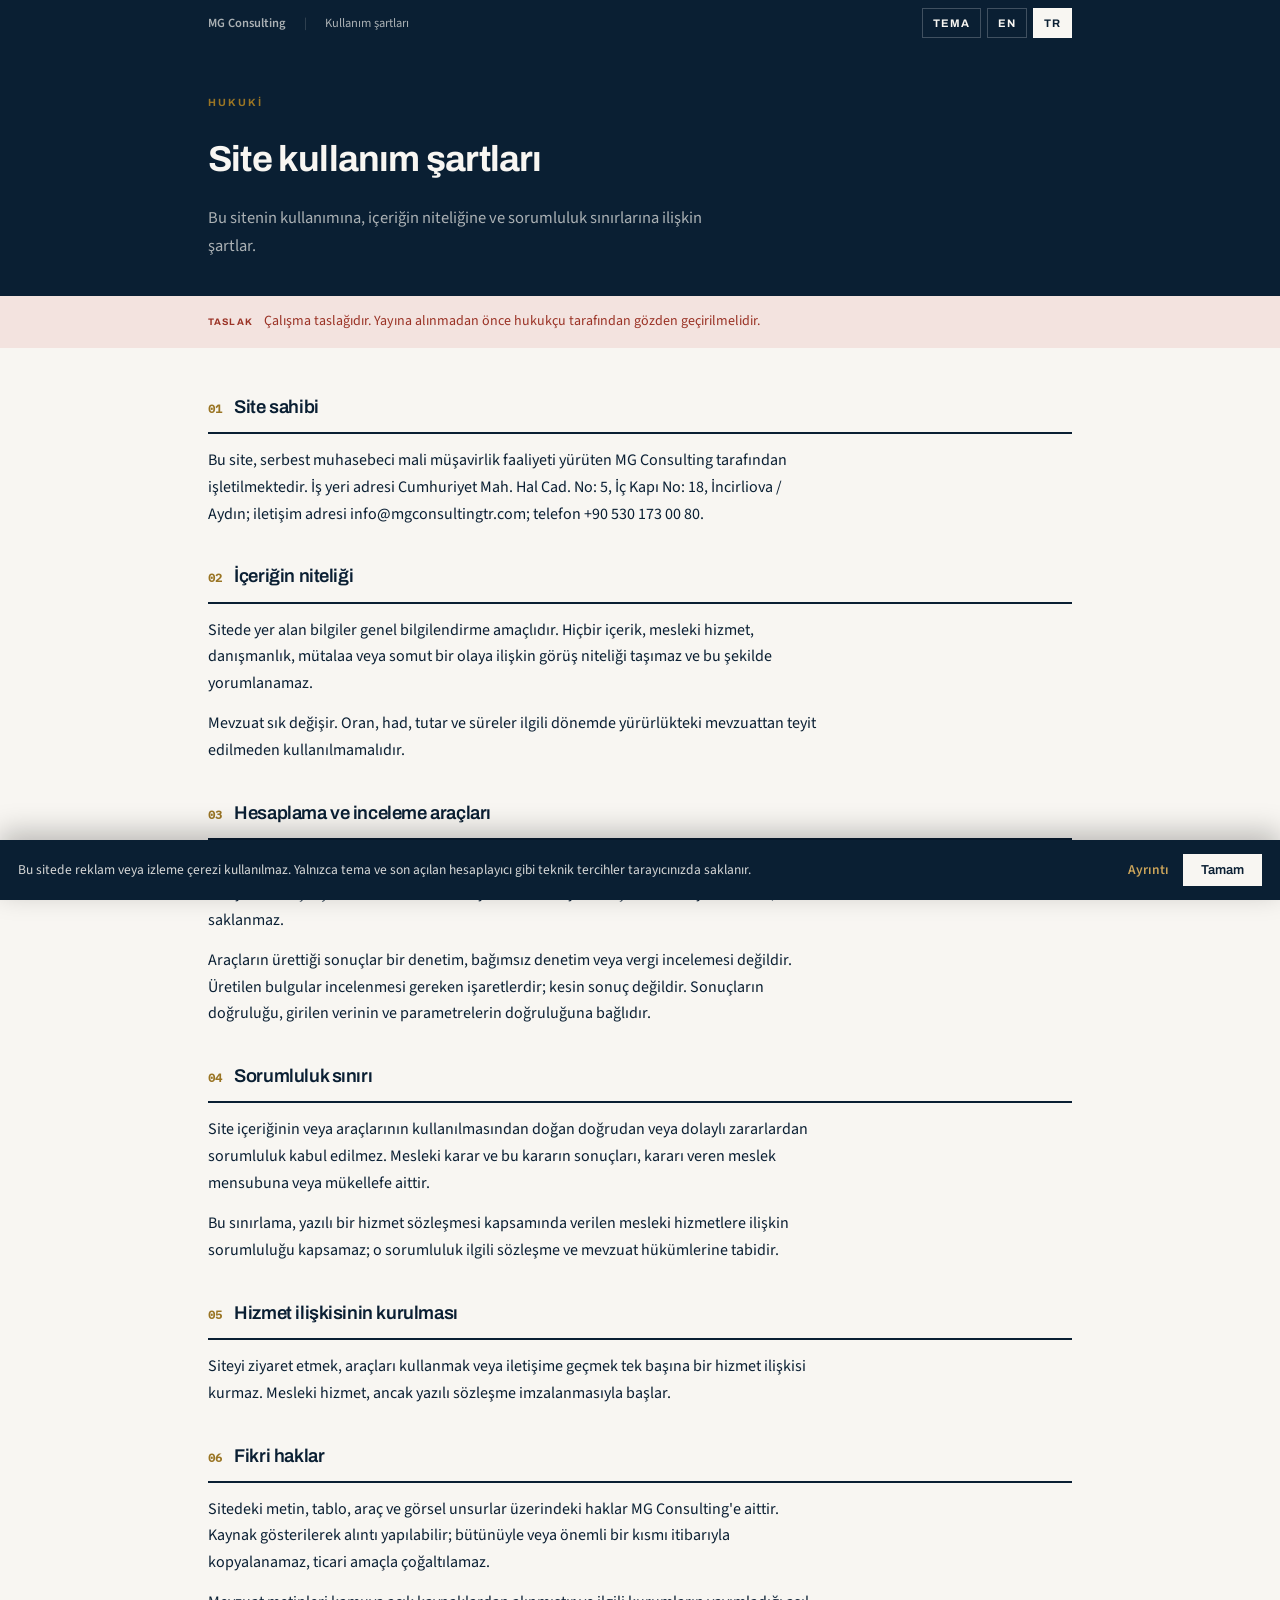
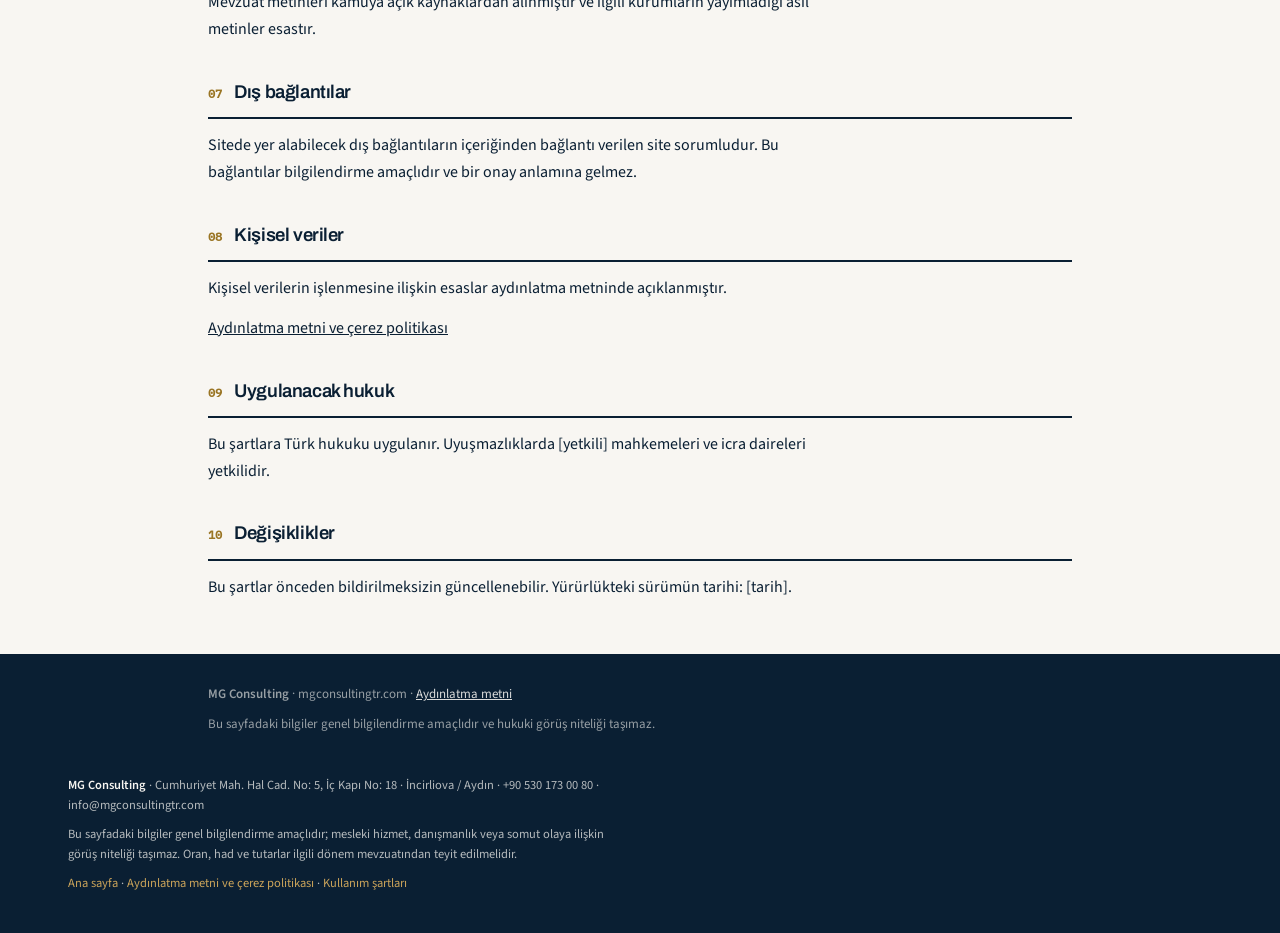
<file: kullanim-sartlari.html>
<!doctype html>
<html lang="tr">
<head>
<meta charset="utf-8">
<title>Kullanım Şartları — MG Consulting</title>
<meta http-equiv="Content-Security-Policy" content="default-src 'none'; base-uri 'none'; form-action 'none'; img-src 'self' data:; script-src 'self'; style-src 'self' 'unsafe-inline'; font-src 'self'; connect-src 'self' https://*.workers.dev">
<meta name="description" content="Bu sitenin kullanımına, içeriğin niteliğine ve sorumluluk sınırlarına ilişkin şartlar.">
<meta name="robots" content="index,follow">
<link rel="canonical" href="https://www.mgconsultingtr.com/kullanim-sartlari.html">
<meta property="og:type" content="website">
<meta property="og:site_name" content="MG Consulting">
<meta property="og:title" content="Kullanım şartları — MG Consulting">
<meta property="og:description" content="Bu sitenin kullanımına, içeriğin niteliğine ve sorumluluk sınırlarına ilişkin şartlar.">
<meta property="og:url" content="https://www.mgconsultingtr.com/kullanim-sartlari.html">
<meta property="og:locale" content="tr_TR">
<meta name="twitter:card" content="summary">
<meta name="viewport" content="width=device-width,initial-scale=1,viewport-fit=cover">
<link rel="icon" href="favicon.svg" type="image/svg+xml">
<link rel="stylesheet" href="assets/fonts.css">
<link rel="stylesheet" href="assets/kullanim-sartlari.css">
</head>
<body>
<div class="util">
 <div class="wrap">
  <a href="index.html"><strong>MG Consulting</strong></a>
  <span style="opacity:.3">|</span>
  <span data-tr="Kullanım şartları">Terms of use</span>
  <span class="right">
   <button id="themeBtn" data-tr="Tema">Theme</button>
   <button id="btnEN" aria-pressed="true">EN</button>
   <button id="btnTR" aria-pressed="false">TR</button>
  </span>
 </div>
</div>

<header>
 <div class="wrap">
  <span class="kicker" data-tr="Hukuki">Legal</span>
  <h1 data-tr="Site kullanım şartları">Terms of use</h1>
  <p data-tr="Bu sitenin kullanımına, içeriğin niteliğine ve sorumluluk sınırlarına ilişkin şartlar.">The terms on which this site may be used, the nature of its content, and the limits of liability.</p>
 </div>
</header>

<div class="draft">
 <div class="wrap"><b data-tr="Taslak">Draft</b><span data-tr="Çalışma taslağıdır. Yayına alınmadan önce hukukçu tarafından gözden geçirilmelidir.">A working draft. It should be reviewed by a lawyer before the site goes live.</span></div>
</div>

<main>
 <div class="wrap">
  <section>
   <h2><span class="n">01</span><span data-tr="Site sahibi">Site owner</span></h2>
   <p data-tr="Bu site, serbest muhasebeci mali müşavirlik faaliyeti yürüten MG Consulting tarafından işletilmektedir. İş yeri adresi Cumhuriyet Mah. Hal Cad. No: 5, İç Kapı No: 18, İncirliova / Aydın; iletişim adresi info@mgconsultingtr.com; telefon +90 530 173 00 80.">This site is operated by MG Consulting, a certified public accountancy practice. Office address: Cumhuriyet Mah. Hal Cad. No: 5, İç Kapı No: 18, İncirliova / Aydın. Contact: info@mgconsultingtr.com, +90 530 173 00 80.</p>
  </section>

  <section>
   <h2><span class="n">02</span><span data-tr="İçeriğin niteliği">Nature of the content</span></h2>
   <p data-tr="Sitede yer alan bilgiler genel bilgilendirme amaçlıdır. Hiçbir içerik, mesleki hizmet, danışmanlık, mütalaa veya somut bir olaya ilişkin görüş niteliği taşımaz ve bu şekilde yorumlanamaz.">The information on this site is general in nature. No content constitutes professional services, advice, an opinion or an assessment of any specific matter, and none of it may be read as such.</p>
   <p data-tr="Mevzuat sık değişir. Oran, had, tutar ve süreler ilgili dönemde yürürlükteki mevzuattan teyit edilmeden kullanılmamalıdır.">Legislation changes frequently. Rates, thresholds, amounts and periods must be verified against the legislation in force for the relevant period before being relied on.</p>
  </section>

  <section>
   <h2><span class="n">03</span><span data-tr="Hesaplama ve inceleme araçları">Calculation and review tools</span></h2>
   <p data-tr="Sitedeki araçlar, kullanıcının girdiği parametrelerle çalışır ve tamamen kullanıcının tarayıcısında çalıştırılır. Girilen veriler ve yüklenen dosyalar hiçbir sunucuya iletilmez, saklanmaz.">The tools on this site run on the parameters the user enters and execute entirely in the user's browser. Data entered and files loaded are not transmitted to any server and are not stored.</p>
   <p data-tr="Araçların ürettiği sonuçlar bir denetim, bağımsız denetim veya vergi incelemesi değildir. Üretilen bulgular incelenmesi gereken işaretlerdir; kesin sonuç değildir. Sonuçların doğruluğu, girilen verinin ve parametrelerin doğruluğuna bağlıdır.">Results produced by the tools are not an audit, an independent audit or a tax inspection. Findings are indications to be examined, not conclusions. Their accuracy depends on the accuracy of the data and parameters entered.</p>
  </section>

  <section>
   <h2><span class="n">04</span><span data-tr="Sorumluluk sınırı">Limitation of liability</span></h2>
   <p data-tr="Site içeriğinin veya araçlarının kullanılmasından doğan doğrudan veya dolaylı zararlardan sorumluluk kabul edilmez. Mesleki karar ve bu kararın sonuçları, kararı veren meslek mensubuna veya mükellefe aittir.">No liability is accepted for direct or indirect loss arising from use of the content or the tools. Professional judgement, and the consequences of that judgement, rest with the person who exercises it.</p>
   <p data-tr="Bu sınırlama, yazılı bir hizmet sözleşmesi kapsamında verilen mesleki hizmetlere ilişkin sorumluluğu kapsamaz; o sorumluluk ilgili sözleşme ve mevzuat hükümlerine tabidir.">This limitation does not extend to liability for professional services provided under a written engagement, which is governed by that engagement and by the applicable legislation.</p>
  </section>

  <section>
   <h2><span class="n">05</span><span data-tr="Hizmet ilişkisinin kurulması">When an engagement arises</span></h2>
   <p data-tr="Siteyi ziyaret etmek, araçları kullanmak veya iletişime geçmek tek başına bir hizmet ilişkisi kurmaz. Mesleki hizmet, ancak yazılı sözleşme imzalanmasıyla başlar.">Visiting the site, using the tools or making contact does not in itself create an engagement. Professional services begin only upon a signed written agreement.</p>
  </section>

  <section>
   <h2><span class="n">06</span><span data-tr="Fikri haklar">Intellectual property</span></h2>
   <p data-tr="Sitedeki metin, tablo, araç ve görsel unsurlar üzerindeki haklar MG Consulting'e aittir. Kaynak gösterilerek alıntı yapılabilir; bütünüyle veya önemli bir kısmı itibarıyla kopyalanamaz, ticari amaçla çoğaltılamaz.">Rights in the text, tables, tools and visual elements on this site belong to MG Consulting. Quotation with attribution is permitted; copying the whole or a substantial part, or reproducing it commercially, is not.</p>
   <p data-tr="Mevzuat metinleri kamuya açık kaynaklardan alınmıştır ve ilgili kurumların yayımladığı asıl metinler esastır.">Legislative texts are taken from public sources, and the originals published by the relevant institutions prevail.</p>
  </section>

  <section>
   <h2><span class="n">07</span><span data-tr="Dış bağlantılar">External links</span></h2>
   <p data-tr="Sitede yer alabilecek dış bağlantıların içeriğinden bağlantı verilen site sorumludur. Bu bağlantılar bilgilendirme amaçlıdır ve bir onay anlamına gelmez.">Where external links appear, the linked site is responsible for its own content. Such links are provided for information and do not imply endorsement.</p>
  </section>

  <section>
   <h2><span class="n">08</span><span data-tr="Kişisel veriler">Personal data</span></h2>
   <p data-tr="Kişisel verilerin işlenmesine ilişkin esaslar aydınlatma metninde açıklanmıştır.">The basis on which personal data is processed is set out in the data protection notice.</p>
   <p><a href="kvkk.html" data-tr="Aydınlatma metni ve çerez politikası">Data protection notice and cookie policy</a></p>
  </section>

  <section>
   <h2><span class="n">09</span><span data-tr="Uygulanacak hukuk">Governing law</span></h2>
   <p data-tr="Bu şartlara Türk hukuku uygulanır. Uyuşmazlıklarda [yetkili] mahkemeleri ve icra daireleri yetkilidir.">These terms are governed by Turkish law. [Insert the competent] courts and enforcement offices have jurisdiction over any dispute.</p>
  </section>

  <section>
   <h2><span class="n">10</span><span data-tr="Değişiklikler">Changes</span></h2>
   <p data-tr="Bu şartlar önceden bildirilmeksizin güncellenebilir. Yürürlükteki sürümün tarihi: [tarih].">These terms may be updated without prior notice. Date of the current version: [date].</p>
  </section>
 </div>
</main>

<footer>
 <div class="wrap">
  <p><strong>MG Consulting</strong> · mgconsultingtr.com · <a href="kvkk.html" data-tr="Aydınlatma metni">Data protection notice</a></p>
  <p data-tr="Bu sayfadaki bilgiler genel bilgilendirme amaçlıdır ve hukuki görüş niteliği taşımaz.">The information on this page is general in nature and does not constitute legal advice.</p>
 </div>
</footer>




<div style="background:#0A1F33;color:rgba(248,246,242,.72);font:400 12.5px/1.6 'Source Sans 3',system-ui,sans-serif">
 <div style="max-width:1180px;margin:0 auto;padding:0 max(18px,env(safe-area-inset-left,0px)) 40px;display:grid;gap:9px">
  <p style="margin:0;max-width:94ch"><strong style="color:#F8F6F2">MG Consulting</strong> · Cumhuriyet Mah. Hal Cad. No: 5, İç Kapı No: 18 · İncirliova / Aydın · +90 530 173 00 80 · info@mgconsultingtr.com</p>
  <p style="margin:0;max-width:94ch">Bu sayfadaki bilgiler genel bilgilendirme amaçlıdır; mesleki hizmet, danışmanlık veya somut olaya ilişkin görüş niteliği taşımaz. Oran, had ve tutarlar ilgili dönem mevzuatından teyit edilmelidir.</p>
  <p style="margin:0"><a href="/" style="color:#CBA45A;text-decoration:none">Ana sayfa</a> · <a href="kvkk.html" style="color:#CBA45A;text-decoration:none">Aydınlatma metni ve çerez politikası</a> · <a href="kullanim-sartlari.html" style="color:#CBA45A;text-decoration:none">Kullanım şartları</a></p>
 </div>
</div>

<div id="ckBar" hidden style="position:fixed;left:0;right:0;bottom:0;z-index:70;background:#0A1F33;color:#F8F6F2;
 padding:14px max(18px,env(safe-area-inset-left,0px)) calc(14px + env(safe-area-inset-bottom,0px)) max(18px,env(safe-area-inset-right,0px));
 font:400 13.5px/1.55 'Source Sans 3',system-ui,sans-serif;display:flex;gap:14px;align-items:center;flex-wrap:wrap;box-shadow:0 -8px 28px rgba(0,0,0,.25)">
 <span id="ckTxt" style="flex:1;min-width:220px;opacity:.86">Bu sitede reklam veya izleme çerezi kullanılmaz. Yalnızca tema ve son açılan hesaplayıcı gibi teknik tercihler tarayıcınızda saklanır.</span>
 <a href="kvkk.html" style="color:#CBA45A;font-weight:600;text-decoration:none;white-space:nowrap">Ayrıntı</a>
 <button id="ckOk" type="button" style="font:600 13px 'Archivo',sans-serif;background:#F8F6F2;color:#0A1F33;border:0;padding:9px 18px;cursor:pointer;white-space:nowrap">Tamam</button>
</div>
<script src="assets/kullanim-sartlari.js"></script>
<script src="assets/hit.js"></script>
</body>
</html>
</file>
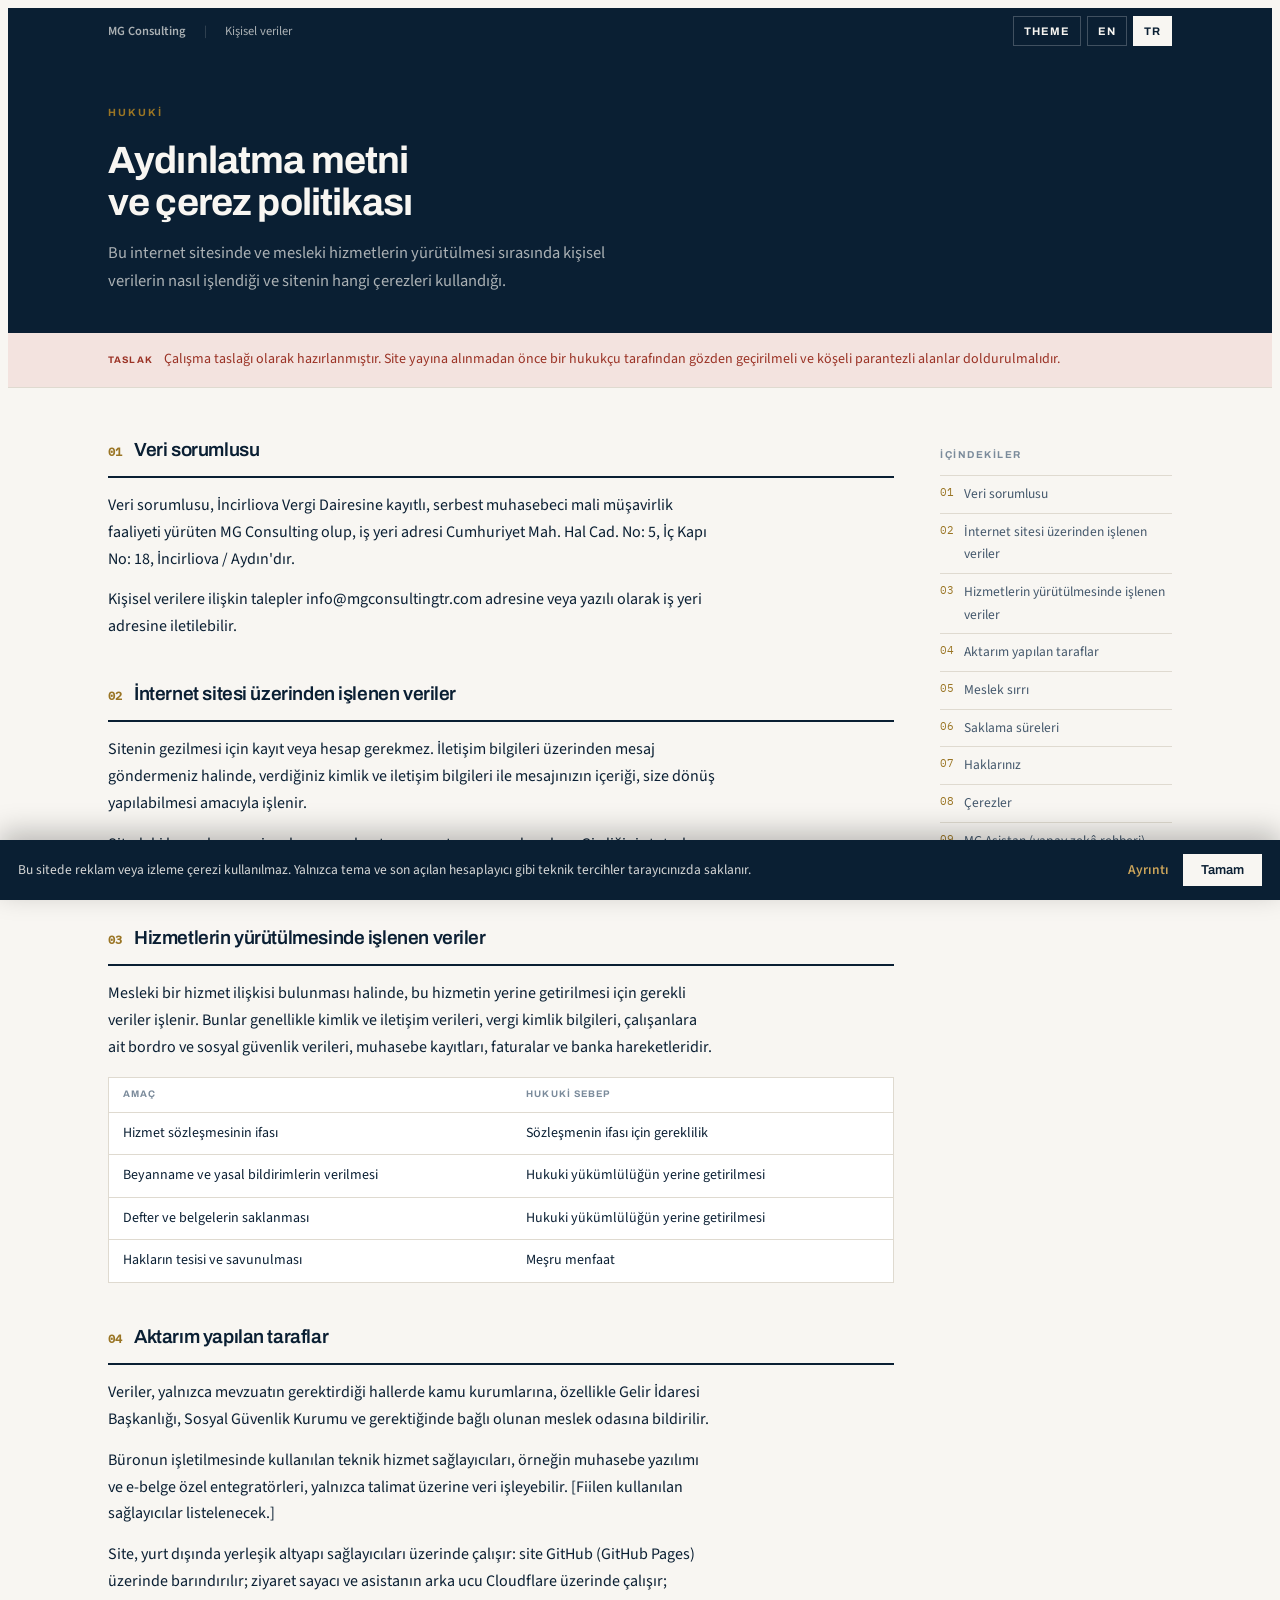
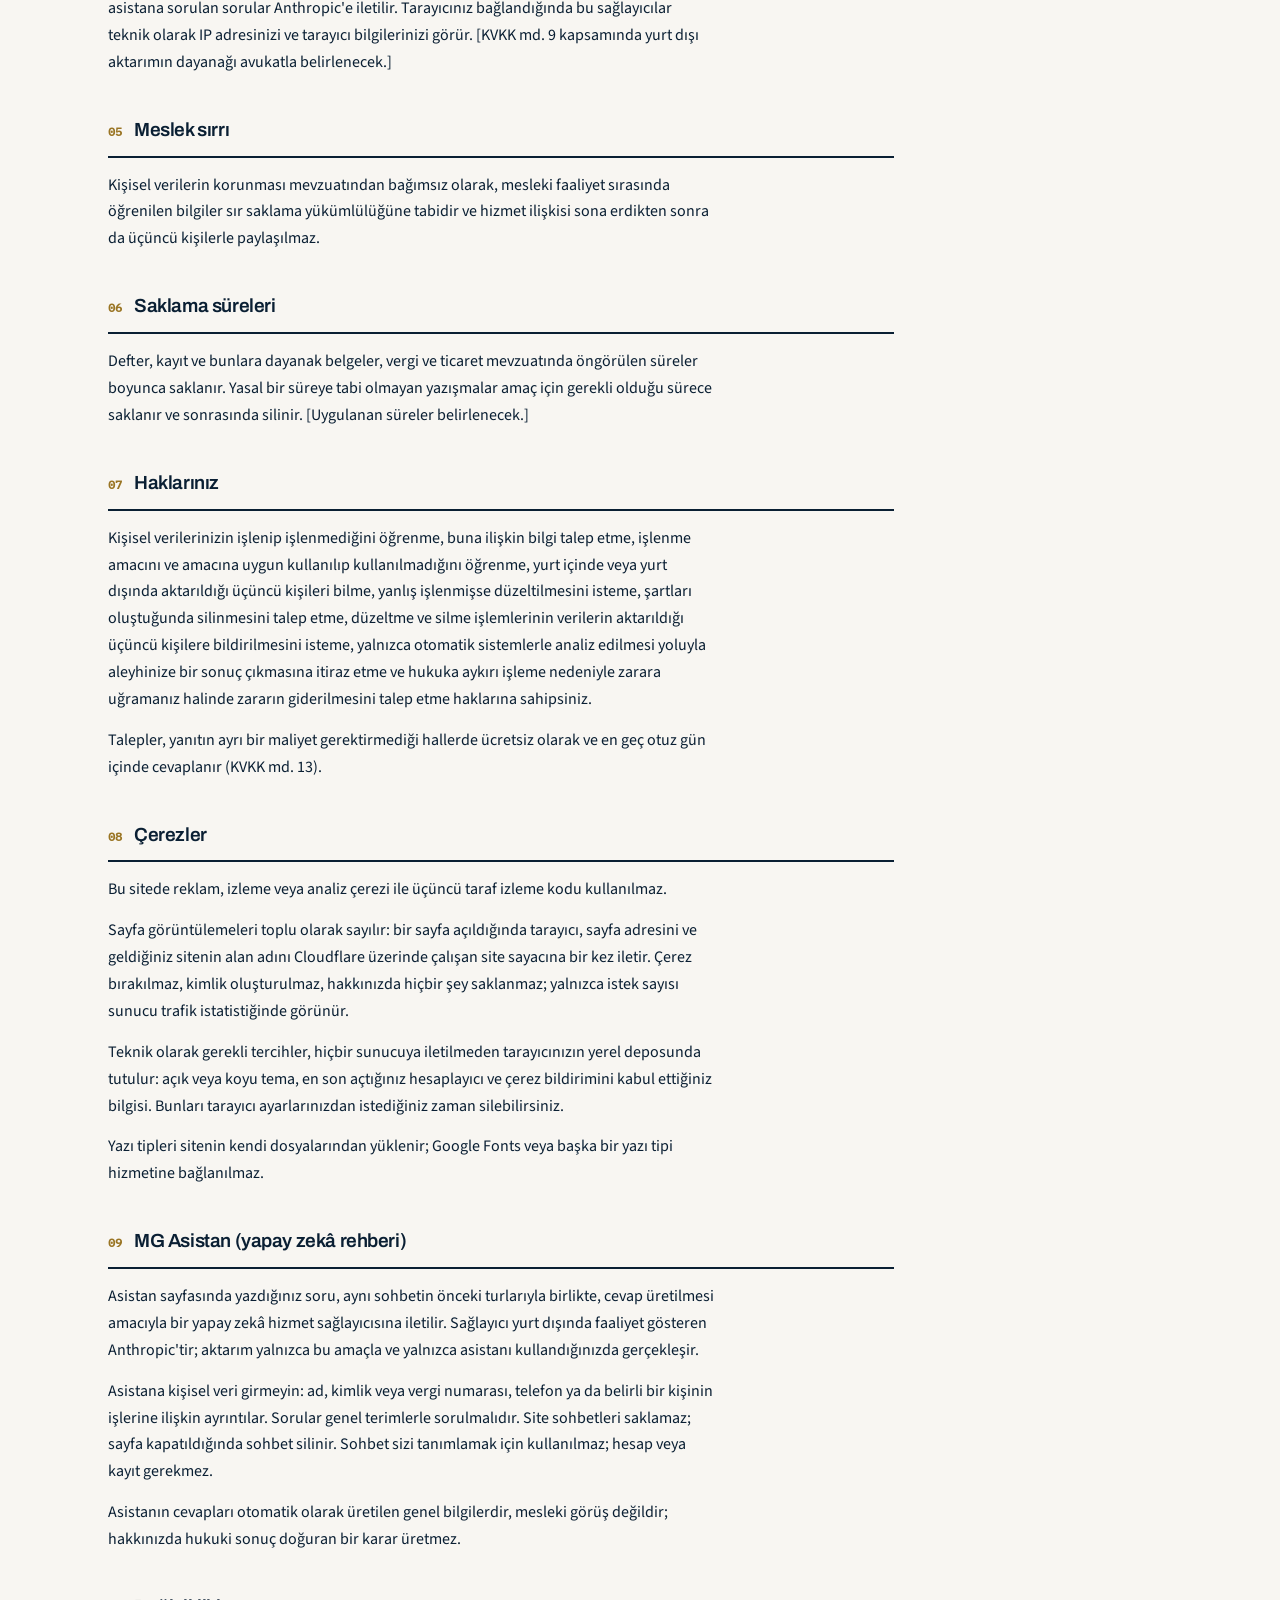
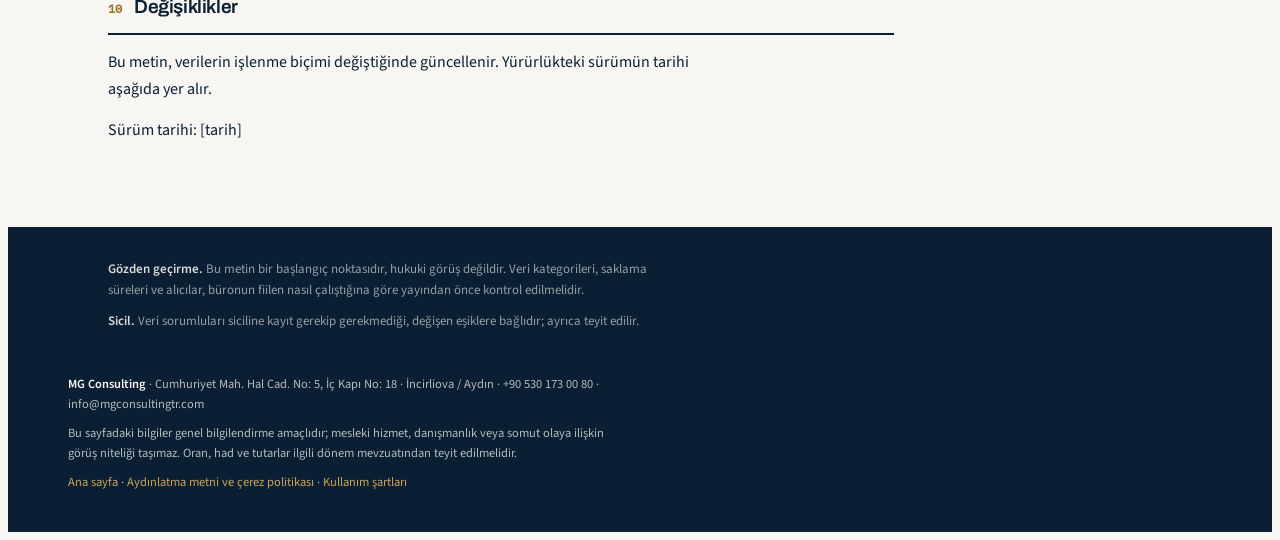
<file: kvkk.html>
<!doctype html>
<html lang="tr">
<head>
<meta charset="utf-8">
<meta name="viewport" content="width=device-width,initial-scale=1,viewport-fit=cover">
<link rel="icon" href="favicon.svg" type="image/svg+xml">
<title>Aydınlatma Metni ve Çerez Politikası — MG Consulting</title>
<meta http-equiv="Content-Security-Policy" content="default-src 'none'; base-uri 'none'; form-action 'none'; img-src 'self' data:; script-src 'self'; style-src 'self' 'unsafe-inline'; font-src 'self'; connect-src 'self' https://*.workers.dev">
<meta name="description" content="Kişisel verilerin işlenmesine ilişkin aydınlatma metni ve bu sitede kullanılan çerezler.">
<meta name="robots" content="index,follow">
<link rel="canonical" href="https://www.mgconsultingtr.com/kvkk.html">
<meta property="og:type" content="website">
<meta property="og:site_name" content="MG Consulting">
<meta property="og:title" content="Aydınlatma metni ve çerez politikası — MG Consulting">
<meta property="og:description" content="Kişisel verilerin işlenmesine ilişkin aydınlatma metni ve bu sitede kullanılan çerezler.">
<meta property="og:url" content="https://www.mgconsultingtr.com/kvkk.html">
<meta property="og:locale" content="tr_TR">
<meta name="twitter:card" content="summary">
<meta name="claude:viewport-fit-sides" content="cover">
<link rel="stylesheet" href="assets/fonts.css">
<link rel="stylesheet" href="assets/kvkk.css">
</head>
<body>
<div class="util">
 <div class="wrap">
  <a href="index.html"><strong>MG Consulting</strong></a>
  <span style="opacity:.3">|</span>
  <span id="utilLabel">Data protection</span>
  <span class="right">
   <button id="themeBtn">Theme</button>
   <button id="btnEN" aria-pressed="true">EN</button>
   <button id="btnTR" aria-pressed="false">TR</button>
  </span>
 </div>
</div>

<header id="top">
 <div class="wrap">
  <span class="kicker" id="kick">Legal</span>
  <h1 id="h1">Data protection notice and cookie policy</h1>
  <p id="intro">How personal data is processed on this website and in the course of professional services, and what cookies the site uses.</p>
 </div>
</header>

<div class="draft">
 <div class="wrap"><b id="dK">Draft</b><span id="dT">Prepared as a working draft. It must be reviewed by a lawyer and the bracketed fields completed before the site goes live.</span></div>
</div>

<div class="wrap main">
 <nav class="idx" aria-label="Sections"><h4 id="lblIdx">Contents</h4><div id="idx"></div></nav>
 <div class="doc" id="doc"></div>
</div>

<footer>
 <div class="wrap">
  <p id="f1"><strong>Review.</strong> This text is a starting point, not legal advice. The categories of data, retention periods and recipients must be checked against how the practice actually operates before publication.</p>
  <p id="f2"><strong>Registry.</strong> Whether registration in the data controllers' registry is required depends on thresholds that change; this is confirmed separately.</p>
 </div>
</footer>




<div style="background:#0A1F33;color:rgba(248,246,242,.72);font:400 12.5px/1.6 'Source Sans 3',system-ui,sans-serif">
 <div style="max-width:1180px;margin:0 auto;padding:0 max(18px,env(safe-area-inset-left,0px)) 40px;display:grid;gap:9px">
  <p style="margin:0;max-width:94ch"><strong style="color:#F8F6F2">MG Consulting</strong> · Cumhuriyet Mah. Hal Cad. No: 5, İç Kapı No: 18 · İncirliova / Aydın · +90 530 173 00 80 · info@mgconsultingtr.com</p>
  <p style="margin:0;max-width:94ch">Bu sayfadaki bilgiler genel bilgilendirme amaçlıdır; mesleki hizmet, danışmanlık veya somut olaya ilişkin görüş niteliği taşımaz. Oran, had ve tutarlar ilgili dönem mevzuatından teyit edilmelidir.</p>
  <p style="margin:0"><a href="/" style="color:#CBA45A;text-decoration:none">Ana sayfa</a> · <a href="kvkk.html" style="color:#CBA45A;text-decoration:none">Aydınlatma metni ve çerez politikası</a> · <a href="kullanim-sartlari.html" style="color:#CBA45A;text-decoration:none">Kullanım şartları</a></p>
 </div>
</div>

<div id="ckBar" hidden style="position:fixed;left:0;right:0;bottom:0;z-index:70;background:#0A1F33;color:#F8F6F2;
 padding:14px max(18px,env(safe-area-inset-left,0px)) calc(14px + env(safe-area-inset-bottom,0px)) max(18px,env(safe-area-inset-right,0px));
 font:400 13.5px/1.55 'Source Sans 3',system-ui,sans-serif;display:flex;gap:14px;align-items:center;flex-wrap:wrap;box-shadow:0 -8px 28px rgba(0,0,0,.25)">
 <span id="ckTxt" style="flex:1;min-width:220px;opacity:.86">Bu sitede reklam veya izleme çerezi kullanılmaz. Yalnızca tema ve son açılan hesaplayıcı gibi teknik tercihler tarayıcınızda saklanır.</span>
 <a href="kvkk.html" style="color:#CBA45A;font-weight:600;text-decoration:none;white-space:nowrap">Ayrıntı</a>
 <button id="ckOk" type="button" style="font:600 13px 'Archivo',sans-serif;background:#F8F6F2;color:#0A1F33;border:0;padding:9px 18px;cursor:pointer;white-space:nowrap">Tamam</button>
</div>
<script src="assets/kvkk.js?v=20261117b"></script>
<script src="assets/hit.js"></script>
</body>
</html>
</file>
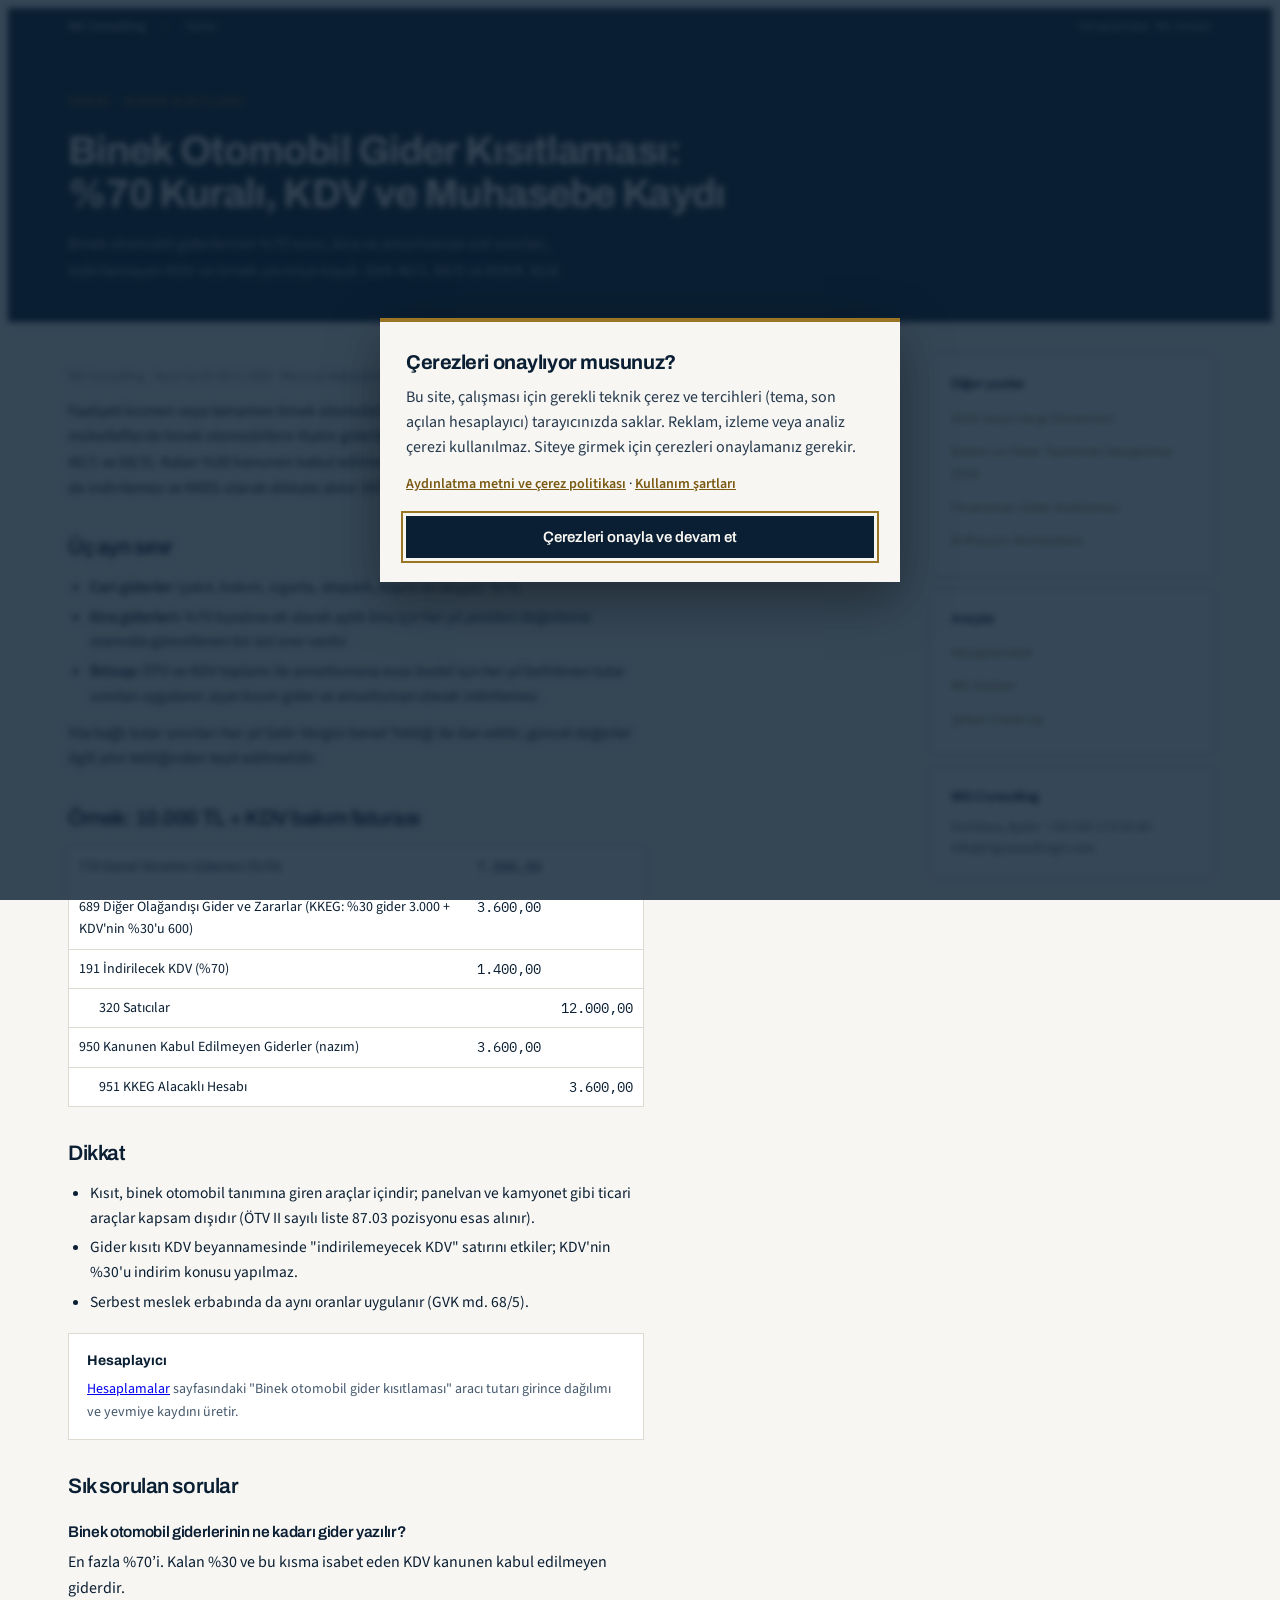
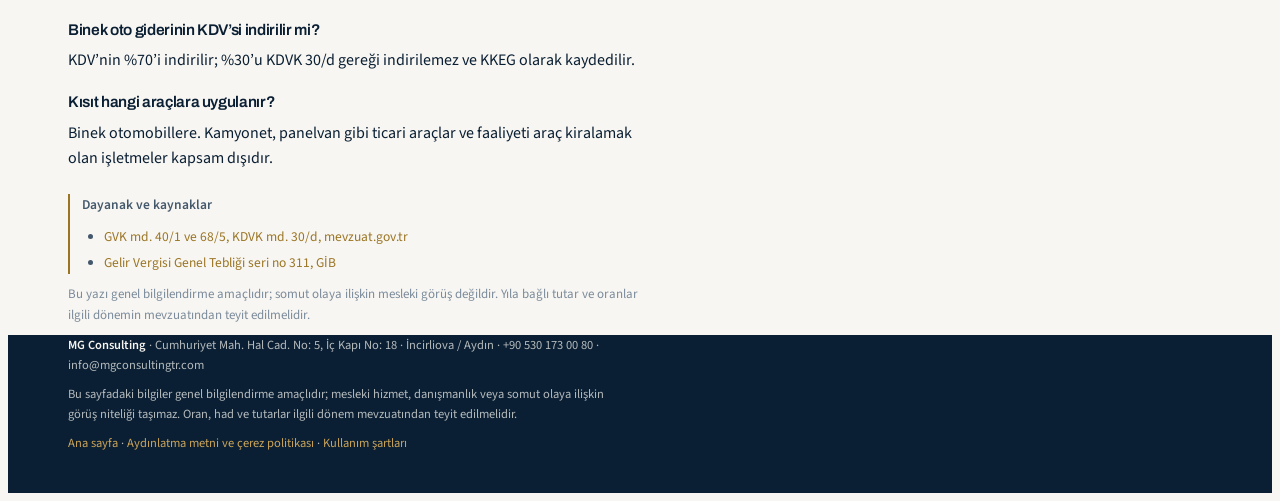
<file: yazilar/binek-otomobil-gider-kisitlamasi-kaydi.html>
<!doctype html>
<html lang="tr">
<head>
<meta charset="utf-8">
<meta name="viewport" content="width=device-width,initial-scale=1,viewport-fit=cover">
<link rel="icon" href="../favicon.svg" type="image/svg+xml">
<title>Binek Otomobil Gider Kısıtlaması: %70 Kuralı, KDV ve Muhasebe Kaydı | MG Consulting</title>
<meta http-equiv="Content-Security-Policy" content="default-src 'none'; base-uri 'none'; form-action 'none'; img-src 'self' data:; script-src 'self'; style-src 'self' 'unsafe-inline'; font-src 'self'; connect-src 'self' https://*.workers.dev">
<meta name="description" content="Binek otomobil giderlerinin %70 sınırı, kira ve amortisman üst sınırları, indirilemeyen KDV ve örnek yevmiye kaydı. GVK 40/1, 68/5 ve KDVK 30/d.">
<meta name="robots" content="index,follow">
<link rel="canonical" href="https://www.mgconsultingtr.com/yazilar/binek-otomobil-gider-kisitlamasi-kaydi.html">
<meta property="og:type" content="article">
<meta property="og:site_name" content="MG Consulting">
<meta property="og:title" content="Binek Otomobil Gider Kısıtlaması: %70 Kuralı, KDV ve Muhasebe Kaydı">
<meta property="og:description" content="Binek otomobil giderlerinin %70 sınırı, kira ve amortisman üst sınırları, indirilemeyen KDV ve örnek yevmiye kaydı. GVK 40/1, 68/5 ve KDVK 30/d.">
<meta property="og:url" content="https://www.mgconsultingtr.com/yazilar/binek-otomobil-gider-kisitlamasi-kaydi.html">
<meta property="og:image" content="https://www.mgconsultingtr.com/assets/img/og.png">
<meta property="og:locale" content="tr_TR">
<meta name="twitter:card" content="summary">
<link rel="stylesheet" href="../assets/fonts.css">
<link rel="stylesheet" href="../assets/yazi.css">
<script type="application/ld+json">{"@context": "https://schema.org", "@type": "Article", "headline": "Binek Otomobil Gider Kısıtlaması: %70 Kuralı, KDV ve Muhasebe Kaydı", "description": "Binek otomobil giderlerinin %70 sınırı, kira ve amortisman üst sınırları, indirilemeyen KDV ve örnek yevmiye kaydı. GVK 40/1, 68/5 ve KDVK 30/d.", "datePublished": "2026-11-04", "dateModified": "2026-11-04", "inLanguage": "tr", "author": {"@type": "Organization", "name": "MG Consulting"}, "publisher": {"@type": "Organization", "name": "MG Consulting", "url": "https://www.mgconsultingtr.com/"}, "mainEntityOfPage": "https://www.mgconsultingtr.com/yazilar/binek-otomobil-gider-kisitlamasi-kaydi.html"}</script>
<script type="application/ld+json">{"@context": "https://schema.org", "@type": "FAQPage", "mainEntity": [{"@type": "Question", "name": "Binek otomobil giderlerinin ne kadarı gider yazılır?", "acceptedAnswer": {"@type": "Answer", "text": "En fazla %70’i. Kalan %30 ve bu kısma isabet eden KDV kanunen kabul edilmeyen giderdir."}}, {"@type": "Question", "name": "Binek oto giderinin KDV’si indirilir mi?", "acceptedAnswer": {"@type": "Answer", "text": "KDV’nin %70’i indirilir; %30’u KDVK 30/d gereği indirilemez ve KKEG olarak kaydedilir."}}, {"@type": "Question", "name": "Kısıt hangi araçlara uygulanır?", "acceptedAnswer": {"@type": "Answer", "text": "Binek otomobillere. Kamyonet, panelvan gibi ticari araçlar ve faaliyeti araç kiralamak olan işletmeler kapsam dışıdır."}}]}</script>
</head>
<body>
<div class="util"><div class="wrap"><a href="../index.html"><strong>MG Consulting</strong></a><span style="opacity:.3">|</span><a href="index.html">Yazılar</a><span class="right"><a href="../hesaplamalar.html">Hesaplamalar</a><a href="../asistan.html">MG Asistan</a></span></div></div>
<header id="top"><div class="wrap">
 <span class="kicker">Vergi · Gider kısıtları</span>
 <h1>Binek Otomobil Gider Kısıtlaması: %70 Kuralı, KDV ve Muhasebe Kaydı</h1>
 <p>Binek otomobil giderlerinin %70 sınırı, kira ve amortisman üst sınırları, indirilemeyen KDV ve örnek yevmiye kaydı. GVK 40/1, 68/5 ve KDVK 30/d.</p>
</div></header>
<main class="wrap">
 <article>
  <p class="meta">MG Consulting · Yayın tarihi 04.11.2026 · Mevzuat değiştiğinde güncellenir.</p>
  
<p>Faaliyeti kısmen veya tamamen binek otomobil kiralamak veya işletmek olmayan mükelleflerde binek otomobillere ilişkin giderlerin <b>en fazla %70'i</b> indirilebilir (GVK md. 40/1 ve 68/5). Kalan %30 kanunen kabul edilmeyen giderdir; bu kısma isabet eden KDV de indirilemez ve KKEG olarak dikkate alınır (KDVK md. 30/d).</p>
<h2>Üç ayrı sınır</h2>
<ul>
<li><b>Cari giderler</b> (yakıt, bakım, sigorta, otopark, köprü ve otoyol): %70.</li>
<li><b>Kira giderleri:</b> %70 kuralına ek olarak aylık kira için her yıl yeniden değerleme oranında güncellenen bir üst sınır vardır.</li>
<li><b>İktisap:</b> ÖTV ve KDV toplamı ile amortismana esas bedel için her yıl belirlenen tutar sınırları uygulanır; aşan kısım gider ve amortisman olarak indirilemez.</li>
</ul>
<p>Yıla bağlı tutar sınırları her yıl Gelir Vergisi Genel Tebliği ile ilan edilir; güncel değerler ilgili yılın tebliğinden teyit edilmelidir.</p>
<h2>Örnek: 10.000 TL + KDV bakım faturası</h2>
<table><tbody>
<tr><td>770 Genel Yönetim Giderleri (%70)</td><td class="num">7.000,00</td><td class="num"></td></tr>
<tr><td>689 Diğer Olağandışı Gider ve Zararlar (KKEG: %30 gider 3.000 + KDV'nin %30'u 600)</td><td class="num">3.600,00</td><td class="num"></td></tr>
<tr><td>191 İndirilecek KDV (%70)</td><td class="num">1.400,00</td><td class="num"></td></tr>
<tr><td style="padding-left:30px">320 Satıcılar</td><td class="num"></td><td class="num">12.000,00</td></tr>
<tr><td>950 Kanunen Kabul Edilmeyen Giderler (nazım)</td><td class="num">3.600,00</td><td class="num"></td></tr>
<tr><td style="padding-left:30px">951 KKEG Alacaklı Hesabı</td><td class="num"></td><td class="num">3.600,00</td></tr>
</tbody></table>
<h2>Dikkat</h2>
<ul>
<li>Kısıt, binek otomobil tanımına giren araçlar içindir; panelvan ve kamyonet gibi ticari araçlar kapsam dışıdır (ÖTV II sayılı liste 87.03 pozisyonu esas alınır).</li>
<li>Gider kısıtı KDV beyannamesinde "indirilemeyecek KDV" satırını etkiler; KDV'nin %30'u indirim konusu yapılmaz.</li>
<li>Serbest meslek erbabında da aynı oranlar uygulanır (GVK md. 68/5).</li>
</ul>
<div class="box"><b>Hesaplayıcı</b><p><a href="../hesaplamalar.html">Hesaplamalar</a> sayfasındaki "Binek otomobil gider kısıtlaması" aracı tutarı girince dağılımı ve yevmiye kaydını üretir.</p></div>

  <section class="sss"><h2>Sık sorulan sorular</h2><h3>Binek otomobil giderlerinin ne kadarı gider yazılır?</h3><p>En fazla %70’i. Kalan %30 ve bu kısma isabet eden KDV kanunen kabul edilmeyen giderdir.</p><h3>Binek oto giderinin KDV’si indirilir mi?</h3><p>KDV’nin %70’i indirilir; %30’u KDVK 30/d gereği indirilemez ve KKEG olarak kaydedilir.</p><h3>Kısıt hangi araçlara uygulanır?</h3><p>Binek otomobillere. Kamyonet, panelvan gibi ticari araçlar ve faaliyeti araç kiralamak olan işletmeler kapsam dışıdır.</p></section>
  <div class="kaynak"><b>Dayanak ve kaynaklar</b><ul><li><a href="https://www.mevzuat.gov.tr/" rel="noopener">GVK md. 40/1 ve 68/5, KDVK md. 30/d, mevzuat.gov.tr</a></li><li><a href="https://www.gib.gov.tr/" rel="noopener">Gelir Vergisi Genel Tebliği seri no 311, GİB</a></li></ul></div>
  <p class="meta">Bu yazı genel bilgilendirme amaçlıdır; somut olaya ilişkin mesleki görüş değildir. Yıla bağlı tutar ve oranlar ilgili dönemin mevzuatından teyit edilmelidir.</p>
 </article>
 <aside class="side">
  <div class="sbox"><h4>Diğer yazılar</h4><a href="gecici-vergi-2026-donemleri.html">2026 Geçici Vergi Dönemleri</a><a href="kidem-ihbar-tazminati-hesaplama-2026.html">Kıdem ve İhbar Tazminatı Hesaplama 2026</a><a href="finansman-gider-kisitlamasi-ornek.html">Finansman Gider Kısıtlaması</a><a href="enflasyon-muhasebesi-duzeltme-kaydi.html">Enflasyon Muhasebesi</a></div>
  <div class="sbox"><h4>Araçlar</h4><a href="../hesaplamalar.html">Hesaplamalar</a><a href="../asistan.html">MG Asistan</a><a href="../check-up.html">Şirket Check-Up</a></div>
  <div class="sbox"><h4>MG Consulting</h4><p>İncirliova, Aydın · +90 530 173 00 80 · info@mgconsultingtr.com</p></div>
 </aside>
</main>
<div style="background:#0A1F33;color:rgba(248,246,242,.72);font:400 12.5px/1.6 'Source Sans 3',system-ui,sans-serif">
 <div style="max-width:1180px;margin:0 auto;padding:0 max(18px,env(safe-area-inset-left,0px)) 40px;display:grid;gap:9px">
  <p style="margin:0;max-width:94ch"><strong style="color:#F8F6F2">MG Consulting</strong> · Cumhuriyet Mah. Hal Cad. No: 5, İç Kapı No: 18 · İncirliova / Aydın · +90 530 173 00 80 · info@mgconsultingtr.com</p>
  <p style="margin:0;max-width:94ch">Bu sayfadaki bilgiler genel bilgilendirme amaçlıdır; mesleki hizmet, danışmanlık veya somut olaya ilişkin görüş niteliği taşımaz. Oran, had ve tutarlar ilgili dönem mevzuatından teyit edilmelidir.</p>
  <p style="margin:0"><a href="../" style="color:#CBA45A;text-decoration:none">Ana sayfa</a> · <a href="../kvkk.html" style="color:#CBA45A;text-decoration:none">Aydınlatma metni ve çerez politikası</a> · <a href="../kullanim-sartlari.html" style="color:#CBA45A;text-decoration:none">Kullanım şartları</a></p>
 </div>
</div>


<script src="/assets/onay.js?v=20261118"></script>
<script src="../assets/hit.js"></script>
</body>
</html>
</file>
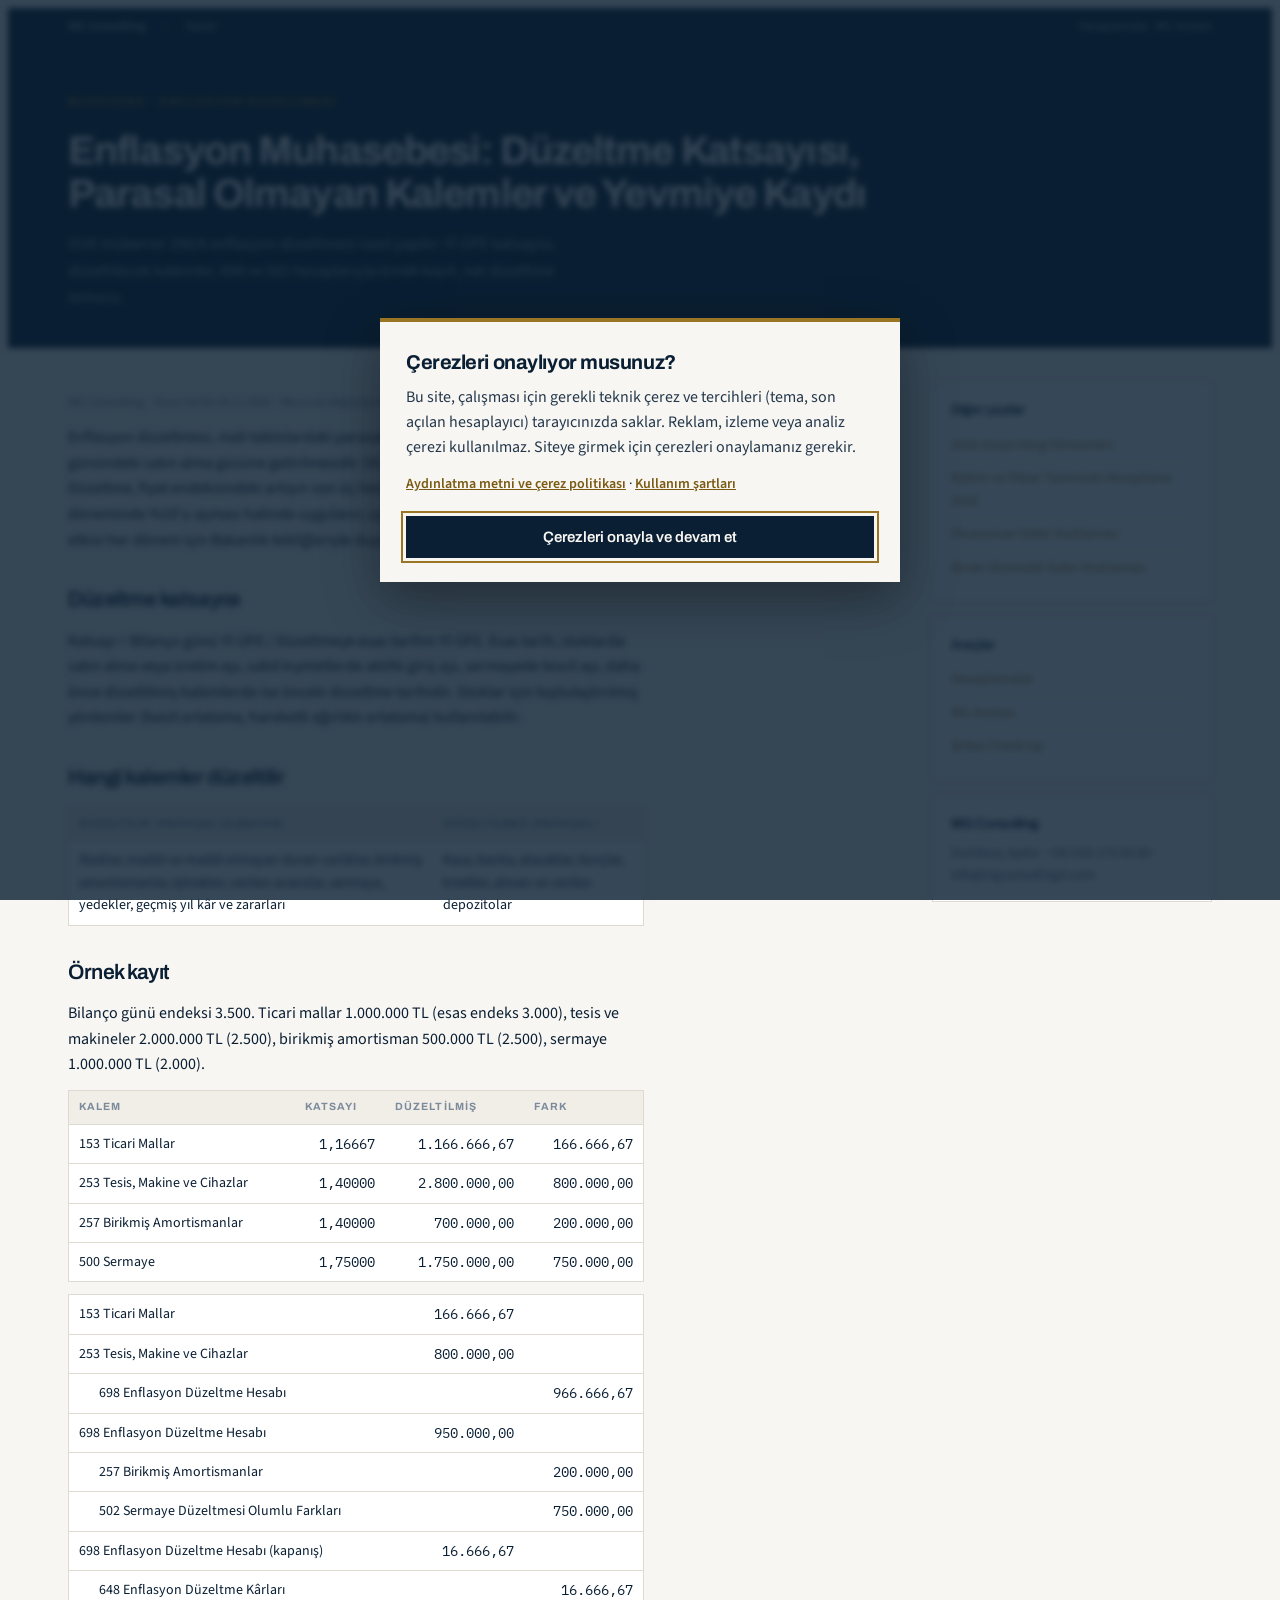
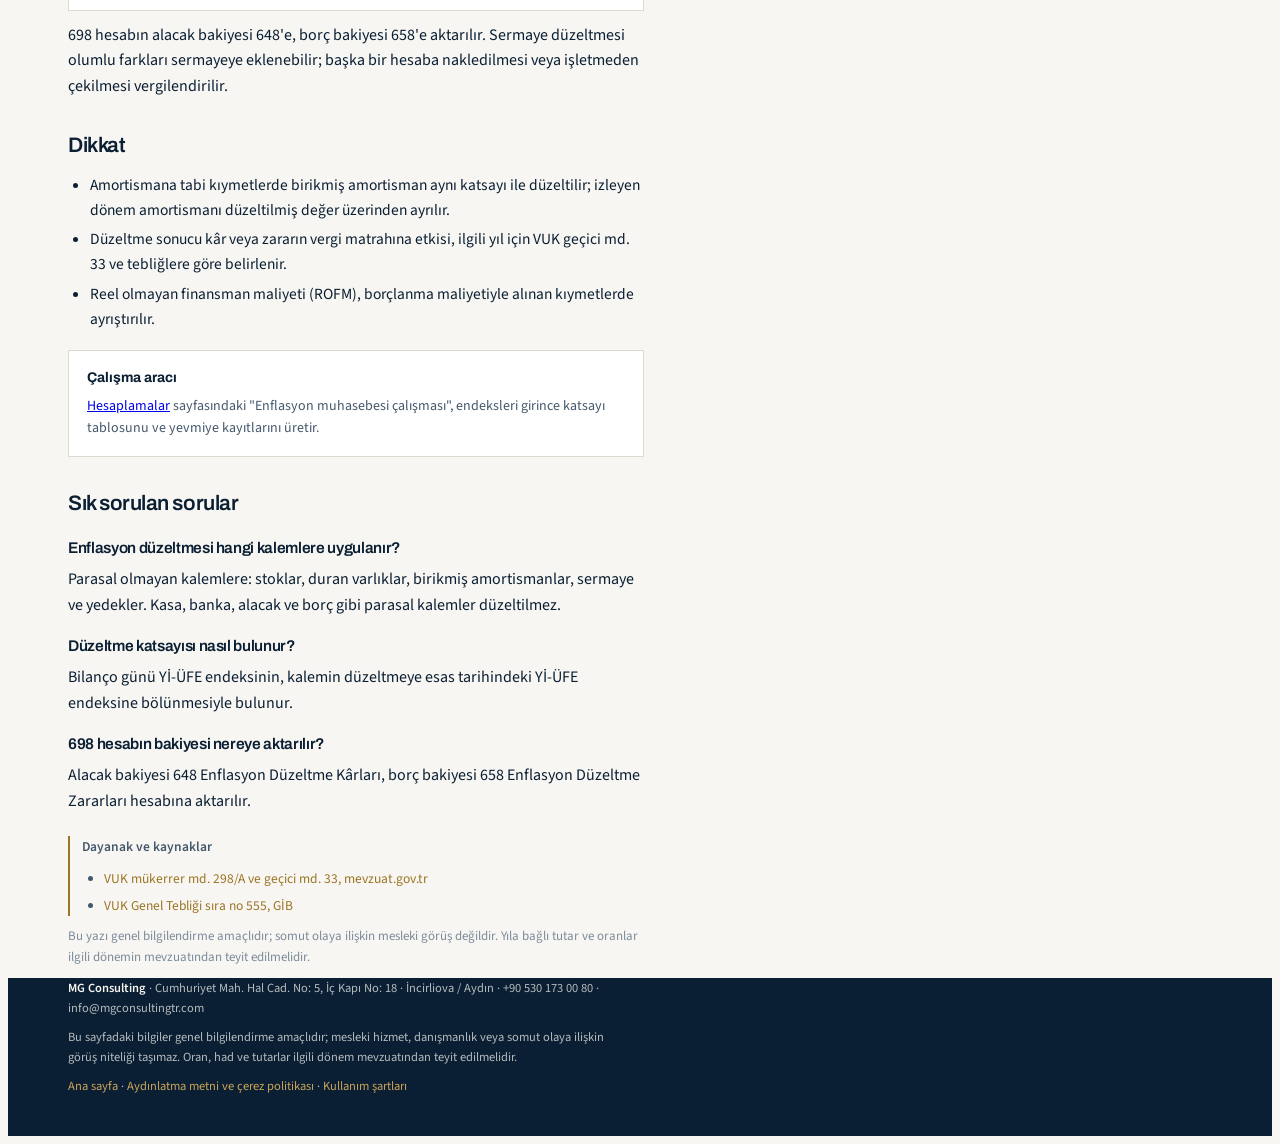
<file: yazilar/enflasyon-muhasebesi-duzeltme-kaydi.html>
<!doctype html>
<html lang="tr">
<head>
<meta charset="utf-8">
<meta name="viewport" content="width=device-width,initial-scale=1,viewport-fit=cover">
<link rel="icon" href="../favicon.svg" type="image/svg+xml">
<title>Enflasyon Muhasebesi: Düzeltme Katsayısı, Parasal Olmayan Kalemler ve Yevmiye Kaydı | MG Consulting</title>
<meta http-equiv="Content-Security-Policy" content="default-src 'none'; base-uri 'none'; form-action 'none'; img-src 'self' data:; script-src 'self'; style-src 'self' 'unsafe-inline'; font-src 'self'; connect-src 'self' https://*.workers.dev">
<meta name="description" content="VUK mükerrer 298/A enflasyon düzeltmesi nasıl yapılır: Yİ-ÜFE katsayısı, düzeltilecek kalemler, 698 ve 502 hesaplarıyla örnek kayıt, net düzeltme sonucu.">
<meta name="robots" content="index,follow">
<link rel="canonical" href="https://www.mgconsultingtr.com/yazilar/enflasyon-muhasebesi-duzeltme-kaydi.html">
<meta property="og:type" content="article">
<meta property="og:site_name" content="MG Consulting">
<meta property="og:title" content="Enflasyon Muhasebesi: Düzeltme Katsayısı, Parasal Olmayan Kalemler ve Yevmiye Kaydı">
<meta property="og:description" content="VUK mükerrer 298/A enflasyon düzeltmesi nasıl yapılır: Yİ-ÜFE katsayısı, düzeltilecek kalemler, 698 ve 502 hesaplarıyla örnek kayıt, net düzeltme sonucu.">
<meta property="og:url" content="https://www.mgconsultingtr.com/yazilar/enflasyon-muhasebesi-duzeltme-kaydi.html">
<meta property="og:image" content="https://www.mgconsultingtr.com/assets/img/og.png">
<meta property="og:locale" content="tr_TR">
<meta name="twitter:card" content="summary">
<link rel="stylesheet" href="../assets/fonts.css">
<link rel="stylesheet" href="../assets/yazi.css">
<script type="application/ld+json">{"@context": "https://schema.org", "@type": "Article", "headline": "Enflasyon Muhasebesi: Düzeltme Katsayısı, Parasal Olmayan Kalemler ve Yevmiye Kaydı", "description": "VUK mükerrer 298/A enflasyon düzeltmesi nasıl yapılır: Yİ-ÜFE katsayısı, düzeltilecek kalemler, 698 ve 502 hesaplarıyla örnek kayıt, net düzeltme sonucu.", "datePublished": "2026-11-04", "dateModified": "2026-11-04", "inLanguage": "tr", "author": {"@type": "Organization", "name": "MG Consulting"}, "publisher": {"@type": "Organization", "name": "MG Consulting", "url": "https://www.mgconsultingtr.com/"}, "mainEntityOfPage": "https://www.mgconsultingtr.com/yazilar/enflasyon-muhasebesi-duzeltme-kaydi.html"}</script>
<script type="application/ld+json">{"@context": "https://schema.org", "@type": "FAQPage", "mainEntity": [{"@type": "Question", "name": "Enflasyon düzeltmesi hangi kalemlere uygulanır?", "acceptedAnswer": {"@type": "Answer", "text": "Parasal olmayan kalemlere: stoklar, duran varlıklar, birikmiş amortismanlar, sermaye ve yedekler. Kasa, banka, alacak ve borç gibi parasal kalemler düzeltilmez."}}, {"@type": "Question", "name": "Düzeltme katsayısı nasıl bulunur?", "acceptedAnswer": {"@type": "Answer", "text": "Bilanço günü Yİ-ÜFE endeksinin, kalemin düzeltmeye esas tarihindeki Yİ-ÜFE endeksine bölünmesiyle bulunur."}}, {"@type": "Question", "name": "698 hesabın bakiyesi nereye aktarılır?", "acceptedAnswer": {"@type": "Answer", "text": "Alacak bakiyesi 648 Enflasyon Düzeltme Kârları, borç bakiyesi 658 Enflasyon Düzeltme Zararları hesabına aktarılır."}}]}</script>
</head>
<body>
<div class="util"><div class="wrap"><a href="../index.html"><strong>MG Consulting</strong></a><span style="opacity:.3">|</span><a href="index.html">Yazılar</a><span class="right"><a href="../hesaplamalar.html">Hesaplamalar</a><a href="../asistan.html">MG Asistan</a></span></div></div>
<header id="top"><div class="wrap">
 <span class="kicker">Muhasebe · Enflasyon düzeltmesi</span>
 <h1>Enflasyon Muhasebesi: Düzeltme Katsayısı, Parasal Olmayan Kalemler ve Yevmiye Kaydı</h1>
 <p>VUK mükerrer 298/A enflasyon düzeltmesi nasıl yapılır: Yİ-ÜFE katsayısı, düzeltilecek kalemler, 698 ve 502 hesaplarıyla örnek kayıt, net düzeltme sonucu.</p>
</div></header>
<main class="wrap">
 <article>
  <p class="meta">MG Consulting · Yayın tarihi 04.11.2026 · Mevzuat değiştiğinde güncellenir.</p>
  
<p>Enflasyon düzeltmesi, mali tablolardaki parasal olmayan kalemlerin, bilanço günündeki satın alma gücüne getirilmesidir (VUK mükerrer md. 298/A, geçici md. 33). Düzeltme, fiyat endeksindeki artışın son üç hesap döneminde %100'ü ve son hesap döneminde %10'u aşması halinde uygulanır; uygulanıp uygulanmayacağı ve kazanca etkisi her dönem için Bakanlık tebliğleriyle duyurulur.</p>
<h2>Düzeltme katsayısı</h2>
<p>Katsayı = Bilanço günü Yİ-ÜFE / Düzeltmeye esas tarihin Yİ-ÜFE. Esas tarih; stoklarda satın alma veya üretim ayı, sabit kıymetlerde aktife giriş ayı, sermayede tescil ayı, daha önce düzeltilmiş kalemlerde ise önceki düzeltme tarihidir. Stoklar için toplulaştırılmış yöntemler (basit ortalama, hareketli ağırlıklı ortalama) kullanılabilir.</p>
<h2>Hangi kalemler düzeltilir</h2>
<table><thead><tr><th>Düzeltilir (parasal olmayan)</th><th>Düzeltilmez (parasal)</th></tr></thead><tbody>
<tr><td>Stoklar, maddi ve maddi olmayan duran varlıklar, birikmiş amortismanlar, iştirakler, verilen avanslar, sermaye, yedekler, geçmiş yıl kâr ve zararları</td><td>Kasa, banka, alacaklar, borçlar, krediler, alınan ve verilen depozitolar</td></tr>
</tbody></table>
<h2>Örnek kayıt</h2>
<p>Bilanço günü endeksi 3.500. Ticari mallar 1.000.000 TL (esas endeks 3.000), tesis ve makineler 2.000.000 TL (2.500), birikmiş amortisman 500.000 TL (2.500), sermaye 1.000.000 TL (2.000).</p>
<table><thead><tr><th>Kalem</th><th>Katsayı</th><th>Düzeltilmiş</th><th>Fark</th></tr></thead><tbody>
<tr><td>153 Ticari Mallar</td><td class="num">1,16667</td><td class="num">1.166.666,67</td><td class="num">166.666,67</td></tr>
<tr><td>253 Tesis, Makine ve Cihazlar</td><td class="num">1,40000</td><td class="num">2.800.000,00</td><td class="num">800.000,00</td></tr>
<tr><td>257 Birikmiş Amortismanlar</td><td class="num">1,40000</td><td class="num">700.000,00</td><td class="num">200.000,00</td></tr>
<tr><td>500 Sermaye</td><td class="num">1,75000</td><td class="num">1.750.000,00</td><td class="num">750.000,00</td></tr>
</tbody></table>
<table><tbody>
<tr><td>153 Ticari Mallar</td><td class="num">166.666,67</td><td class="num"></td></tr>
<tr><td>253 Tesis, Makine ve Cihazlar</td><td class="num">800.000,00</td><td class="num"></td></tr>
<tr><td style="padding-left:30px">698 Enflasyon Düzeltme Hesabı</td><td class="num"></td><td class="num">966.666,67</td></tr>
<tr><td>698 Enflasyon Düzeltme Hesabı</td><td class="num">950.000,00</td><td class="num"></td></tr>
<tr><td style="padding-left:30px">257 Birikmiş Amortismanlar</td><td class="num"></td><td class="num">200.000,00</td></tr>
<tr><td style="padding-left:30px">502 Sermaye Düzeltmesi Olumlu Farkları</td><td class="num"></td><td class="num">750.000,00</td></tr>
<tr><td>698 Enflasyon Düzeltme Hesabı (kapanış)</td><td class="num">16.666,67</td><td class="num"></td></tr>
<tr><td style="padding-left:30px">648 Enflasyon Düzeltme Kârları</td><td class="num"></td><td class="num">16.666,67</td></tr>
</tbody></table>
<p>698 hesabın alacak bakiyesi 648'e, borç bakiyesi 658'e aktarılır. Sermaye düzeltmesi olumlu farkları sermayeye eklenebilir; başka bir hesaba nakledilmesi veya işletmeden çekilmesi vergilendirilir.</p>
<h2>Dikkat</h2>
<ul>
<li>Amortismana tabi kıymetlerde birikmiş amortisman aynı katsayı ile düzeltilir; izleyen dönem amortismanı düzeltilmiş değer üzerinden ayrılır.</li>
<li>Düzeltme sonucu kâr veya zararın vergi matrahına etkisi, ilgili yıl için VUK geçici md. 33 ve tebliğlere göre belirlenir.</li>
<li>Reel olmayan finansman maliyeti (ROFM), borçlanma maliyetiyle alınan kıymetlerde ayrıştırılır.</li>
</ul>
<div class="box"><b>Çalışma aracı</b><p><a href="../hesaplamalar.html">Hesaplamalar</a> sayfasındaki "Enflasyon muhasebesi çalışması", endeksleri girince katsayı tablosunu ve yevmiye kayıtlarını üretir.</p></div>

  <section class="sss"><h2>Sık sorulan sorular</h2><h3>Enflasyon düzeltmesi hangi kalemlere uygulanır?</h3><p>Parasal olmayan kalemlere: stoklar, duran varlıklar, birikmiş amortismanlar, sermaye ve yedekler. Kasa, banka, alacak ve borç gibi parasal kalemler düzeltilmez.</p><h3>Düzeltme katsayısı nasıl bulunur?</h3><p>Bilanço günü Yİ-ÜFE endeksinin, kalemin düzeltmeye esas tarihindeki Yİ-ÜFE endeksine bölünmesiyle bulunur.</p><h3>698 hesabın bakiyesi nereye aktarılır?</h3><p>Alacak bakiyesi 648 Enflasyon Düzeltme Kârları, borç bakiyesi 658 Enflasyon Düzeltme Zararları hesabına aktarılır.</p></section>
  <div class="kaynak"><b>Dayanak ve kaynaklar</b><ul><li><a href="https://www.mevzuat.gov.tr/" rel="noopener">VUK mükerrer md. 298/A ve geçici md. 33, mevzuat.gov.tr</a></li><li><a href="https://www.gib.gov.tr/" rel="noopener">VUK Genel Tebliği sıra no 555, GİB</a></li></ul></div>
  <p class="meta">Bu yazı genel bilgilendirme amaçlıdır; somut olaya ilişkin mesleki görüş değildir. Yıla bağlı tutar ve oranlar ilgili dönemin mevzuatından teyit edilmelidir.</p>
 </article>
 <aside class="side">
  <div class="sbox"><h4>Diğer yazılar</h4><a href="gecici-vergi-2026-donemleri.html">2026 Geçici Vergi Dönemleri</a><a href="kidem-ihbar-tazminati-hesaplama-2026.html">Kıdem ve İhbar Tazminatı Hesaplama 2026</a><a href="finansman-gider-kisitlamasi-ornek.html">Finansman Gider Kısıtlaması</a><a href="binek-otomobil-gider-kisitlamasi-kaydi.html">Binek Otomobil Gider Kısıtlaması</a></div>
  <div class="sbox"><h4>Araçlar</h4><a href="../hesaplamalar.html">Hesaplamalar</a><a href="../asistan.html">MG Asistan</a><a href="../check-up.html">Şirket Check-Up</a></div>
  <div class="sbox"><h4>MG Consulting</h4><p>İncirliova, Aydın · +90 530 173 00 80 · info@mgconsultingtr.com</p></div>
 </aside>
</main>
<div style="background:#0A1F33;color:rgba(248,246,242,.72);font:400 12.5px/1.6 'Source Sans 3',system-ui,sans-serif">
 <div style="max-width:1180px;margin:0 auto;padding:0 max(18px,env(safe-area-inset-left,0px)) 40px;display:grid;gap:9px">
  <p style="margin:0;max-width:94ch"><strong style="color:#F8F6F2">MG Consulting</strong> · Cumhuriyet Mah. Hal Cad. No: 5, İç Kapı No: 18 · İncirliova / Aydın · +90 530 173 00 80 · info@mgconsultingtr.com</p>
  <p style="margin:0;max-width:94ch">Bu sayfadaki bilgiler genel bilgilendirme amaçlıdır; mesleki hizmet, danışmanlık veya somut olaya ilişkin görüş niteliği taşımaz. Oran, had ve tutarlar ilgili dönem mevzuatından teyit edilmelidir.</p>
  <p style="margin:0"><a href="../" style="color:#CBA45A;text-decoration:none">Ana sayfa</a> · <a href="../kvkk.html" style="color:#CBA45A;text-decoration:none">Aydınlatma metni ve çerez politikası</a> · <a href="../kullanim-sartlari.html" style="color:#CBA45A;text-decoration:none">Kullanım şartları</a></p>
 </div>
</div>


<script src="/assets/onay.js?v=20261118"></script>
<script src="../assets/hit.js"></script>
</body>
</html>
</file>
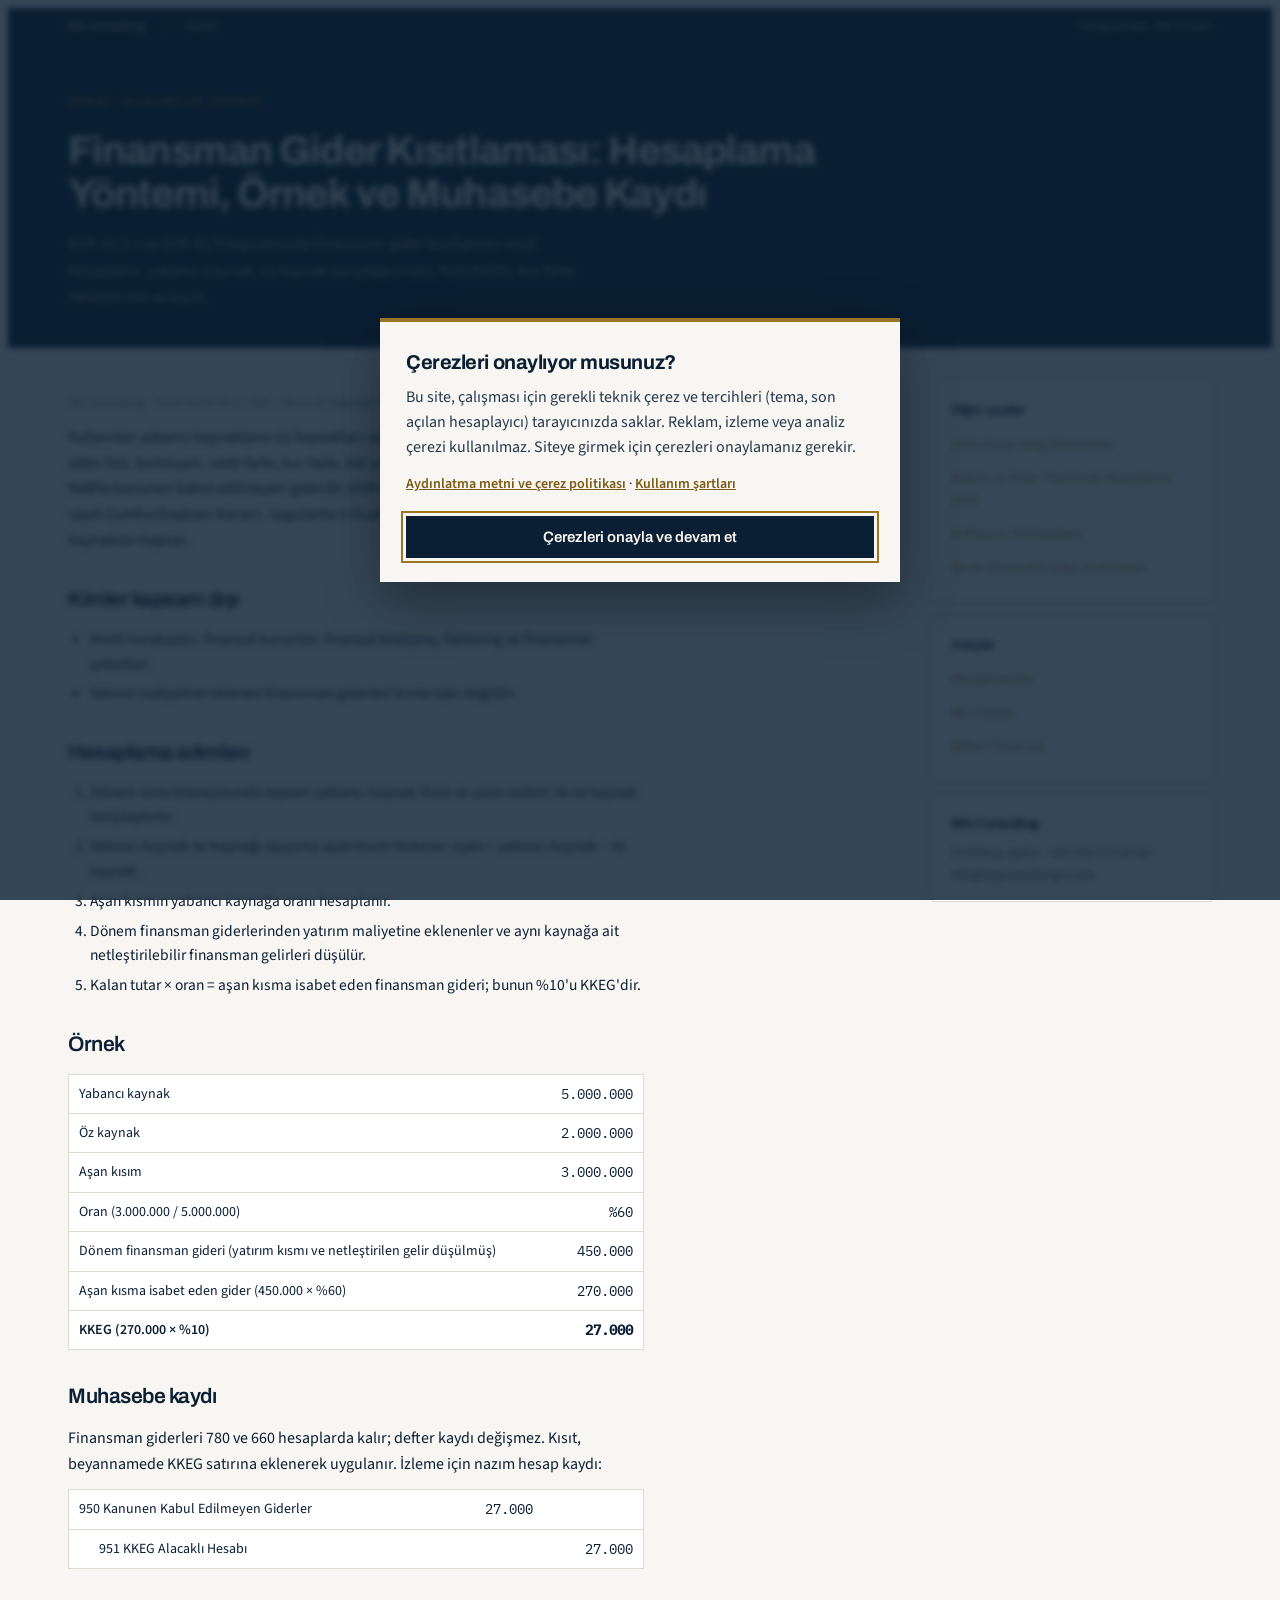
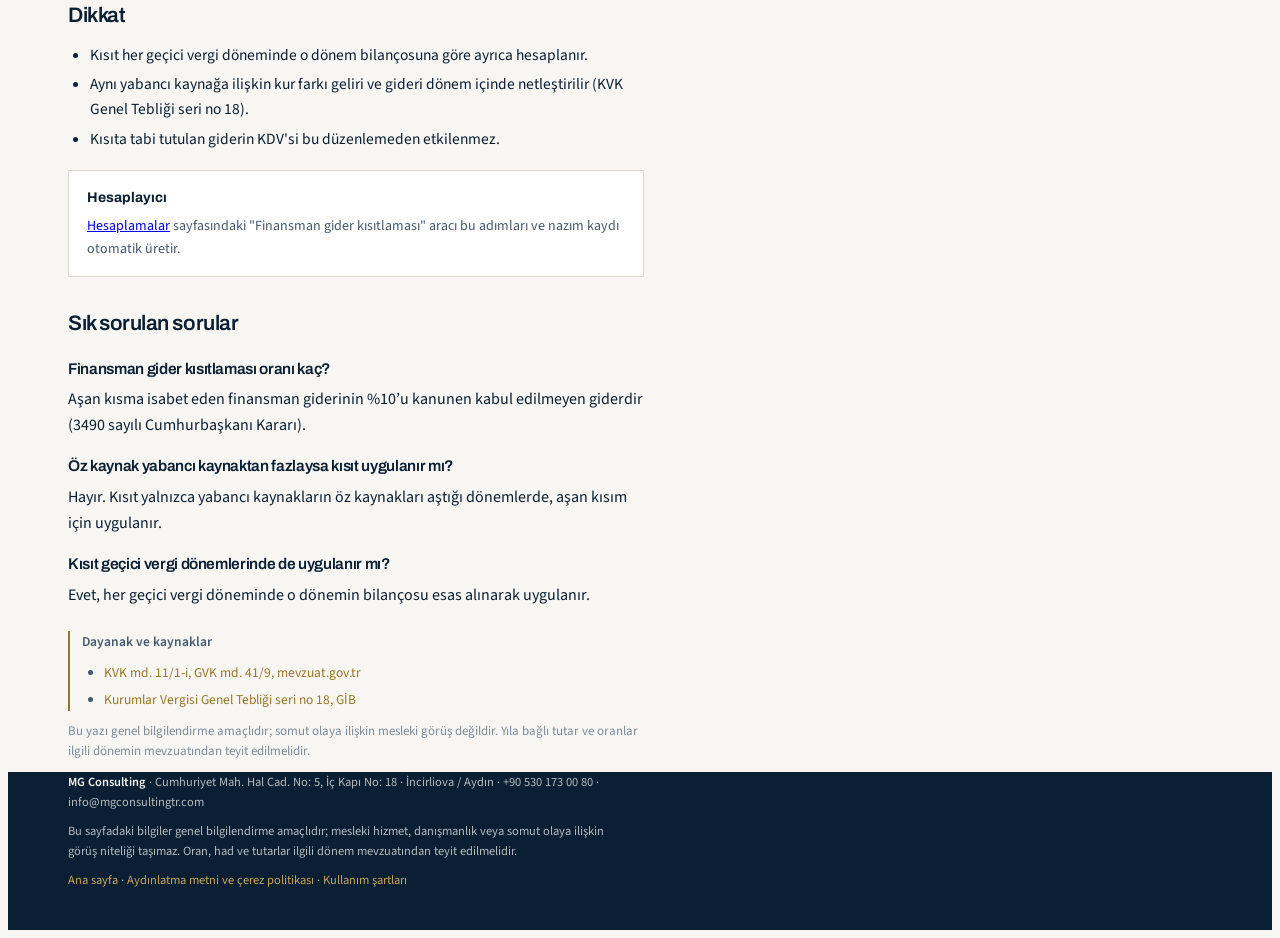
<file: yazilar/finansman-gider-kisitlamasi-ornek.html>
<!doctype html>
<html lang="tr">
<head>
<meta charset="utf-8">
<meta name="viewport" content="width=device-width,initial-scale=1,viewport-fit=cover">
<link rel="icon" href="../favicon.svg" type="image/svg+xml">
<title>Finansman Gider Kısıtlaması: Hesaplama Yöntemi, Örnek ve Muhasebe Kaydı | MG Consulting</title>
<meta http-equiv="Content-Security-Policy" content="default-src 'none'; base-uri 'none'; form-action 'none'; img-src 'self' data:; script-src 'self'; style-src 'self' 'unsafe-inline'; font-src 'self'; connect-src 'self' https://*.workers.dev">
<meta name="description" content="KVK 11/1-i ve GVK 41/9 kapsamında finansman gider kısıtlaması nasıl hesaplanır: yabancı kaynak, öz kaynak karşılaştırması, %10 KKEG, kur farkı netleştirme ve kayıt.">
<meta name="robots" content="index,follow">
<link rel="canonical" href="https://www.mgconsultingtr.com/yazilar/finansman-gider-kisitlamasi-ornek.html">
<meta property="og:type" content="article">
<meta property="og:site_name" content="MG Consulting">
<meta property="og:title" content="Finansman Gider Kısıtlaması: Hesaplama Yöntemi, Örnek ve Muhasebe Kaydı">
<meta property="og:description" content="KVK 11/1-i ve GVK 41/9 kapsamında finansman gider kısıtlaması nasıl hesaplanır: yabancı kaynak, öz kaynak karşılaştırması, %10 KKEG, kur farkı netleştirme ve kayıt.">
<meta property="og:url" content="https://www.mgconsultingtr.com/yazilar/finansman-gider-kisitlamasi-ornek.html">
<meta property="og:image" content="https://www.mgconsultingtr.com/assets/img/og.png">
<meta property="og:locale" content="tr_TR">
<meta name="twitter:card" content="summary">
<link rel="stylesheet" href="../assets/fonts.css">
<link rel="stylesheet" href="../assets/yazi.css">
<script type="application/ld+json">{"@context": "https://schema.org", "@type": "Article", "headline": "Finansman Gider Kısıtlaması: Hesaplama Yöntemi, Örnek ve Muhasebe Kaydı", "description": "KVK 11/1-i ve GVK 41/9 kapsamında finansman gider kısıtlaması nasıl hesaplanır: yabancı kaynak, öz kaynak karşılaştırması, %10 KKEG, kur farkı netleştirme ve kayıt.", "datePublished": "2026-11-04", "dateModified": "2026-11-04", "inLanguage": "tr", "author": {"@type": "Organization", "name": "MG Consulting"}, "publisher": {"@type": "Organization", "name": "MG Consulting", "url": "https://www.mgconsultingtr.com/"}, "mainEntityOfPage": "https://www.mgconsultingtr.com/yazilar/finansman-gider-kisitlamasi-ornek.html"}</script>
<script type="application/ld+json">{"@context": "https://schema.org", "@type": "FAQPage", "mainEntity": [{"@type": "Question", "name": "Finansman gider kısıtlaması oranı kaç?", "acceptedAnswer": {"@type": "Answer", "text": "Aşan kısma isabet eden finansman giderinin %10’u kanunen kabul edilmeyen giderdir (3490 sayılı Cumhurbaşkanı Kararı)."}}, {"@type": "Question", "name": "Öz kaynak yabancı kaynaktan fazlaysa kısıt uygulanır mı?", "acceptedAnswer": {"@type": "Answer", "text": "Hayır. Kısıt yalnızca yabancı kaynakların öz kaynakları aştığı dönemlerde, aşan kısım için uygulanır."}}, {"@type": "Question", "name": "Kısıt geçici vergi dönemlerinde de uygulanır mı?", "acceptedAnswer": {"@type": "Answer", "text": "Evet, her geçici vergi döneminde o dönemin bilançosu esas alınarak uygulanır."}}]}</script>
</head>
<body>
<div class="util"><div class="wrap"><a href="../index.html"><strong>MG Consulting</strong></a><span style="opacity:.3">|</span><a href="index.html">Yazılar</a><span class="right"><a href="../hesaplamalar.html">Hesaplamalar</a><a href="../asistan.html">MG Asistan</a></span></div></div>
<header id="top"><div class="wrap">
 <span class="kicker">Vergi · Kurumlar vergisi</span>
 <h1>Finansman Gider Kısıtlaması: Hesaplama Yöntemi, Örnek ve Muhasebe Kaydı</h1>
 <p>KVK 11/1-i ve GVK 41/9 kapsamında finansman gider kısıtlaması nasıl hesaplanır: yabancı kaynak, öz kaynak karşılaştırması, %10 KKEG, kur farkı netleştirme ve kayıt.</p>
</div></header>
<main class="wrap">
 <article>
  <p class="meta">MG Consulting · Yayın tarihi 04.11.2026 · Mevzuat değiştiğinde güncellenir.</p>
  
<p>Kullanılan yabancı kaynakların öz kaynakları aştığı işletmelerde, aşan kısma isabet eden faiz, komisyon, vade farkı, kur farkı, kâr payı ve benzeri finansman giderlerinin <b>%10'u</b> kanunen kabul edilmeyen giderdir (KVK md. 11/1-i, GVK md. 41/9; oran 3490 sayılı Cumhurbaşkanı Kararı). Uygulama 1 Ocak 2021'den itibaren kullanılan yabancı kaynakları kapsar.</p>
<h2>Kimler kapsam dışı</h2>
<ul><li>Kredi kuruluşları, finansal kurumlar, finansal kiralama, faktoring ve finansman şirketleri.</li><li>Yatırım maliyetine eklenen finansman giderleri kısıta tabi değildir.</li></ul>
<h2>Hesaplama adımları</h2>
<ol>
<li>Dönem sonu bilançosunda toplam yabancı kaynak (kısa ve uzun vadeli) ile öz kaynak karşılaştırılır.</li>
<li>Yabancı kaynak öz kaynağı aşıyorsa aşan kısım bulunur: aşan = yabancı kaynak − öz kaynak.</li>
<li>Aşan kısmın yabancı kaynağa oranı hesaplanır.</li>
<li>Dönem finansman giderlerinden yatırım maliyetine eklenenler ve aynı kaynağa ait netleştirilebilir finansman gelirleri düşülür.</li>
<li>Kalan tutar × oran = aşan kısma isabet eden finansman gideri; bunun %10'u KKEG'dir.</li>
</ol>
<h2>Örnek</h2>
<table><tbody>
<tr><td>Yabancı kaynak</td><td class="num">5.000.000</td></tr>
<tr><td>Öz kaynak</td><td class="num">2.000.000</td></tr>
<tr><td>Aşan kısım</td><td class="num">3.000.000</td></tr>
<tr><td>Oran (3.000.000 / 5.000.000)</td><td class="num">%60</td></tr>
<tr><td>Dönem finansman gideri (yatırım kısmı ve netleştirilen gelir düşülmüş)</td><td class="num">450.000</td></tr>
<tr><td>Aşan kısma isabet eden gider (450.000 × %60)</td><td class="num">270.000</td></tr>
<tr><td><b>KKEG (270.000 × %10)</b></td><td class="num"><b>27.000</b></td></tr>
</tbody></table>
<h2>Muhasebe kaydı</h2>
<p>Finansman giderleri 780 ve 660 hesaplarda kalır; defter kaydı değişmez. Kısıt, beyannamede KKEG satırına eklenerek uygulanır. İzleme için nazım hesap kaydı:</p>
<table><tbody><tr><td>950 Kanunen Kabul Edilmeyen Giderler</td><td class="num">27.000</td><td class="num"></td></tr><tr><td style="padding-left:30px">951 KKEG Alacaklı Hesabı</td><td class="num"></td><td class="num">27.000</td></tr></tbody></table>
<h2>Dikkat</h2>
<ul>
<li>Kısıt her geçici vergi döneminde o dönem bilançosuna göre ayrıca hesaplanır.</li>
<li>Aynı yabancı kaynağa ilişkin kur farkı geliri ve gideri dönem içinde netleştirilir (KVK Genel Tebliği seri no 18).</li>
<li>Kısıta tabi tutulan giderin KDV'si bu düzenlemeden etkilenmez.</li>
</ul>
<div class="box"><b>Hesaplayıcı</b><p><a href="../hesaplamalar.html">Hesaplamalar</a> sayfasındaki "Finansman gider kısıtlaması" aracı bu adımları ve nazım kaydı otomatik üretir.</p></div>

  <section class="sss"><h2>Sık sorulan sorular</h2><h3>Finansman gider kısıtlaması oranı kaç?</h3><p>Aşan kısma isabet eden finansman giderinin %10’u kanunen kabul edilmeyen giderdir (3490 sayılı Cumhurbaşkanı Kararı).</p><h3>Öz kaynak yabancı kaynaktan fazlaysa kısıt uygulanır mı?</h3><p>Hayır. Kısıt yalnızca yabancı kaynakların öz kaynakları aştığı dönemlerde, aşan kısım için uygulanır.</p><h3>Kısıt geçici vergi dönemlerinde de uygulanır mı?</h3><p>Evet, her geçici vergi döneminde o dönemin bilançosu esas alınarak uygulanır.</p></section>
  <div class="kaynak"><b>Dayanak ve kaynaklar</b><ul><li><a href="https://www.mevzuat.gov.tr/" rel="noopener">KVK md. 11/1-i, GVK md. 41/9, mevzuat.gov.tr</a></li><li><a href="https://www.gib.gov.tr/" rel="noopener">Kurumlar Vergisi Genel Tebliği seri no 18, GİB</a></li></ul></div>
  <p class="meta">Bu yazı genel bilgilendirme amaçlıdır; somut olaya ilişkin mesleki görüş değildir. Yıla bağlı tutar ve oranlar ilgili dönemin mevzuatından teyit edilmelidir.</p>
 </article>
 <aside class="side">
  <div class="sbox"><h4>Diğer yazılar</h4><a href="gecici-vergi-2026-donemleri.html">2026 Geçici Vergi Dönemleri</a><a href="kidem-ihbar-tazminati-hesaplama-2026.html">Kıdem ve İhbar Tazminatı Hesaplama 2026</a><a href="enflasyon-muhasebesi-duzeltme-kaydi.html">Enflasyon Muhasebesi</a><a href="binek-otomobil-gider-kisitlamasi-kaydi.html">Binek Otomobil Gider Kısıtlaması</a></div>
  <div class="sbox"><h4>Araçlar</h4><a href="../hesaplamalar.html">Hesaplamalar</a><a href="../asistan.html">MG Asistan</a><a href="../check-up.html">Şirket Check-Up</a></div>
  <div class="sbox"><h4>MG Consulting</h4><p>İncirliova, Aydın · +90 530 173 00 80 · info@mgconsultingtr.com</p></div>
 </aside>
</main>
<div style="background:#0A1F33;color:rgba(248,246,242,.72);font:400 12.5px/1.6 'Source Sans 3',system-ui,sans-serif">
 <div style="max-width:1180px;margin:0 auto;padding:0 max(18px,env(safe-area-inset-left,0px)) 40px;display:grid;gap:9px">
  <p style="margin:0;max-width:94ch"><strong style="color:#F8F6F2">MG Consulting</strong> · Cumhuriyet Mah. Hal Cad. No: 5, İç Kapı No: 18 · İncirliova / Aydın · +90 530 173 00 80 · info@mgconsultingtr.com</p>
  <p style="margin:0;max-width:94ch">Bu sayfadaki bilgiler genel bilgilendirme amaçlıdır; mesleki hizmet, danışmanlık veya somut olaya ilişkin görüş niteliği taşımaz. Oran, had ve tutarlar ilgili dönem mevzuatından teyit edilmelidir.</p>
  <p style="margin:0"><a href="../" style="color:#CBA45A;text-decoration:none">Ana sayfa</a> · <a href="../kvkk.html" style="color:#CBA45A;text-decoration:none">Aydınlatma metni ve çerez politikası</a> · <a href="../kullanim-sartlari.html" style="color:#CBA45A;text-decoration:none">Kullanım şartları</a></p>
 </div>
</div>


<script src="/assets/onay.js?v=20261118"></script>
<script src="../assets/hit.js"></script>
</body>
</html>
</file>
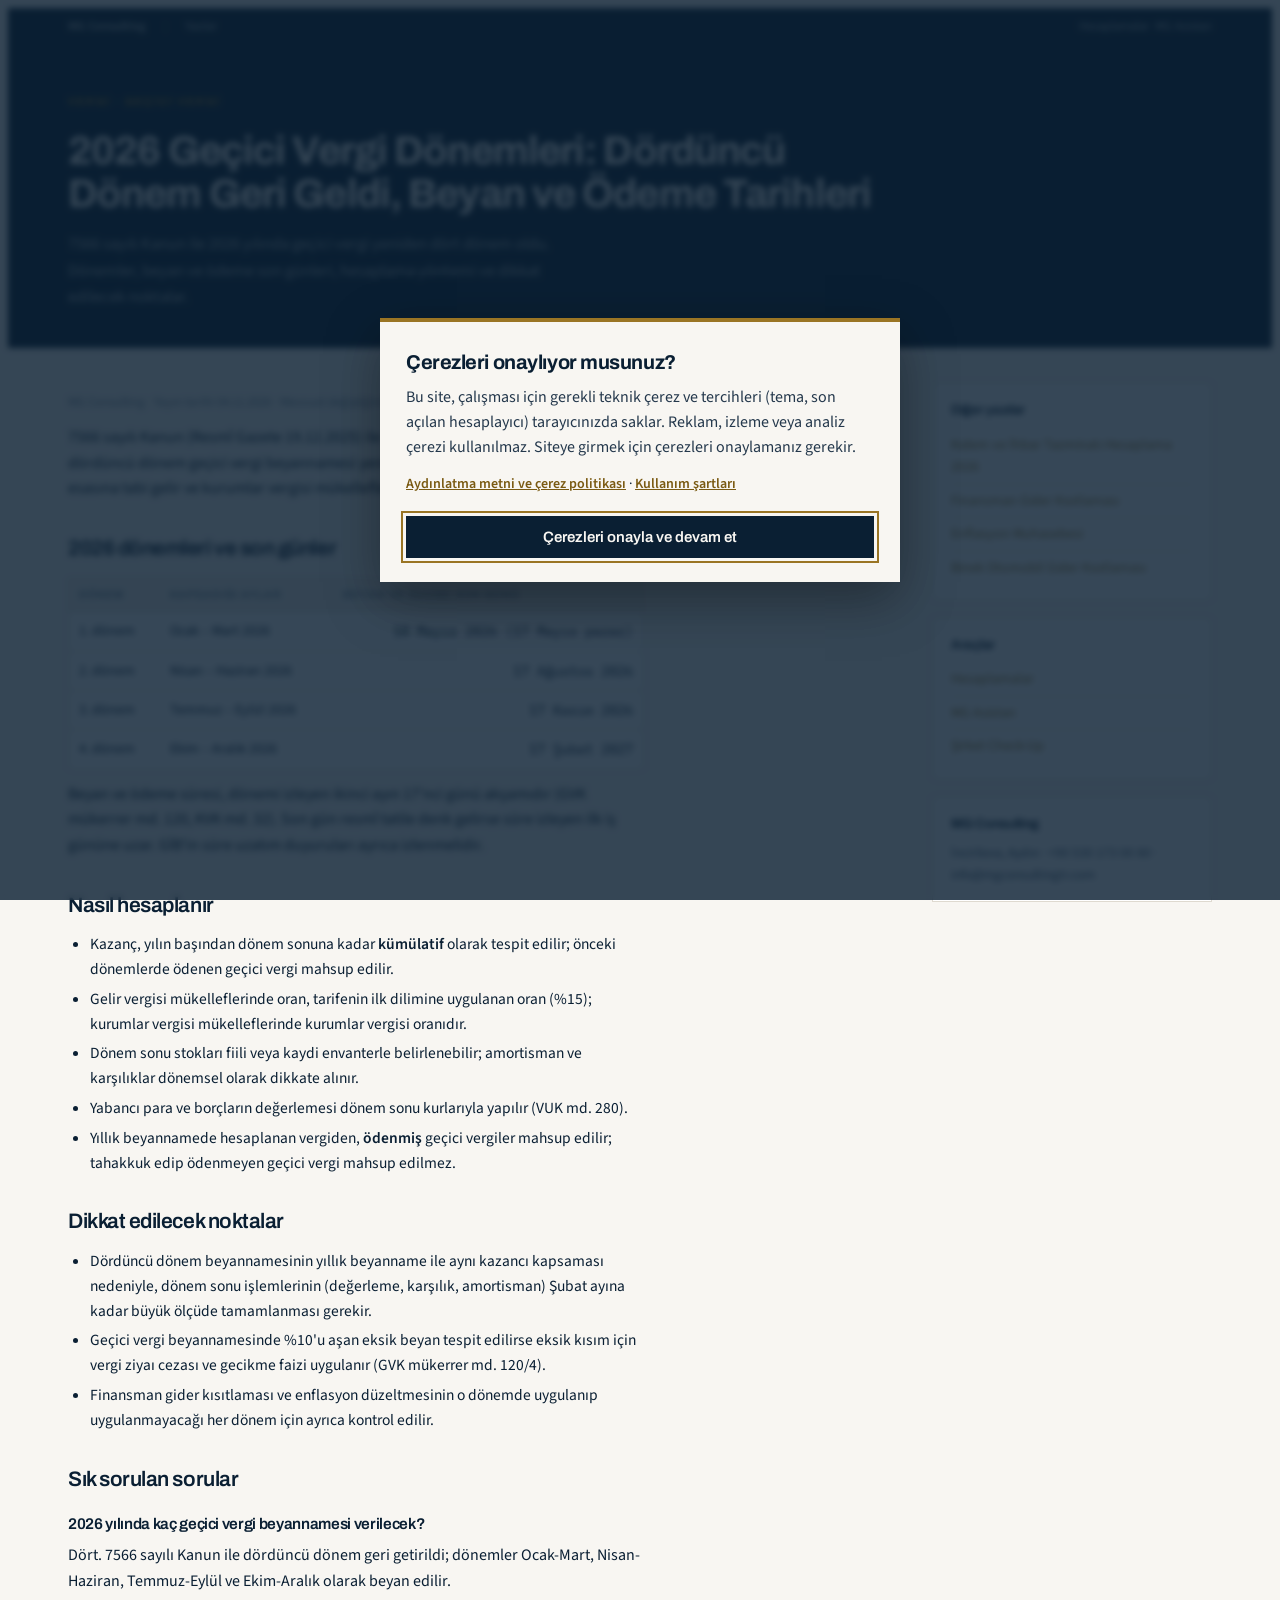
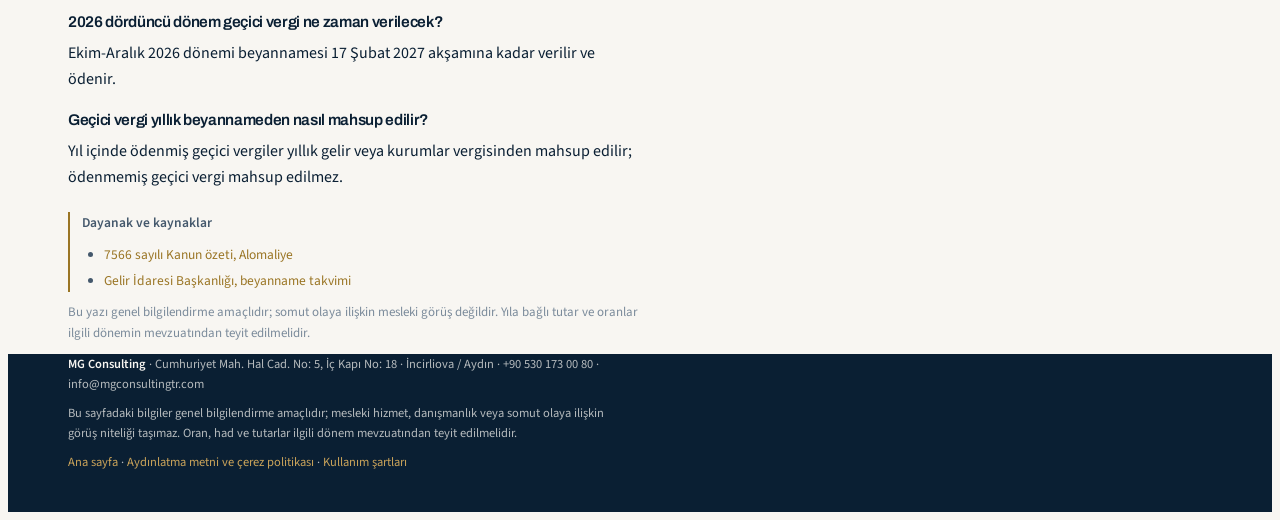
<file: yazilar/gecici-vergi-2026-donemleri.html>
<!doctype html>
<html lang="tr">
<head>
<meta charset="utf-8">
<meta name="viewport" content="width=device-width,initial-scale=1,viewport-fit=cover">
<link rel="icon" href="../favicon.svg" type="image/svg+xml">
<title>2026 Geçici Vergi Dönemleri: Dördüncü Dönem Geri Geldi, Beyan ve Ödeme Tarihleri | MG Consulting</title>
<meta http-equiv="Content-Security-Policy" content="default-src 'none'; base-uri 'none'; form-action 'none'; img-src 'self' data:; script-src 'self'; style-src 'self' 'unsafe-inline'; font-src 'self'; connect-src 'self' https://*.workers.dev">
<meta name="description" content="7566 sayılı Kanun ile 2026 yılında geçici vergi yeniden dört dönem oldu. Dönemler, beyan ve ödeme son günleri, hesaplama yöntemi ve dikkat edilecek noktalar.">
<meta name="robots" content="index,follow">
<link rel="canonical" href="https://www.mgconsultingtr.com/yazilar/gecici-vergi-2026-donemleri.html">
<meta property="og:type" content="article">
<meta property="og:site_name" content="MG Consulting">
<meta property="og:title" content="2026 Geçici Vergi Dönemleri: Dördüncü Dönem Geri Geldi, Beyan ve Ödeme Tarihleri">
<meta property="og:description" content="7566 sayılı Kanun ile 2026 yılında geçici vergi yeniden dört dönem oldu. Dönemler, beyan ve ödeme son günleri, hesaplama yöntemi ve dikkat edilecek noktalar.">
<meta property="og:url" content="https://www.mgconsultingtr.com/yazilar/gecici-vergi-2026-donemleri.html">
<meta property="og:image" content="https://www.mgconsultingtr.com/assets/img/og.png">
<meta property="og:locale" content="tr_TR">
<meta name="twitter:card" content="summary">
<link rel="stylesheet" href="../assets/fonts.css">
<link rel="stylesheet" href="../assets/yazi.css">
<script type="application/ld+json">{"@context": "https://schema.org", "@type": "Article", "headline": "2026 Geçici Vergi Dönemleri: Dördüncü Dönem Geri Geldi, Beyan ve Ödeme Tarihleri", "description": "7566 sayılı Kanun ile 2026 yılında geçici vergi yeniden dört dönem oldu. Dönemler, beyan ve ödeme son günleri, hesaplama yöntemi ve dikkat edilecek noktalar.", "datePublished": "2026-11-04", "dateModified": "2026-11-04", "inLanguage": "tr", "author": {"@type": "Organization", "name": "MG Consulting"}, "publisher": {"@type": "Organization", "name": "MG Consulting", "url": "https://www.mgconsultingtr.com/"}, "mainEntityOfPage": "https://www.mgconsultingtr.com/yazilar/gecici-vergi-2026-donemleri.html"}</script>
<script type="application/ld+json">{"@context": "https://schema.org", "@type": "FAQPage", "mainEntity": [{"@type": "Question", "name": "2026 yılında kaç geçici vergi beyannamesi verilecek?", "acceptedAnswer": {"@type": "Answer", "text": "Dört. 7566 sayılı Kanun ile dördüncü dönem geri getirildi; dönemler Ocak-Mart, Nisan-Haziran, Temmuz-Eylül ve Ekim-Aralık olarak beyan edilir."}}, {"@type": "Question", "name": "2026 dördüncü dönem geçici vergi ne zaman verilecek?", "acceptedAnswer": {"@type": "Answer", "text": "Ekim-Aralık 2026 dönemi beyannamesi 17 Şubat 2027 akşamına kadar verilir ve ödenir."}}, {"@type": "Question", "name": "Geçici vergi yıllık beyannameden nasıl mahsup edilir?", "acceptedAnswer": {"@type": "Answer", "text": "Yıl içinde ödenmiş geçici vergiler yıllık gelir veya kurumlar vergisinden mahsup edilir; ödenmemiş geçici vergi mahsup edilmez."}}]}</script>
</head>
<body>
<div class="util"><div class="wrap"><a href="../index.html"><strong>MG Consulting</strong></a><span style="opacity:.3">|</span><a href="index.html">Yazılar</a><span class="right"><a href="../hesaplamalar.html">Hesaplamalar</a><a href="../asistan.html">MG Asistan</a></span></div></div>
<header id="top"><div class="wrap">
 <span class="kicker">Vergi · Geçici vergi</span>
 <h1>2026 Geçici Vergi Dönemleri: Dördüncü Dönem Geri Geldi, Beyan ve Ödeme Tarihleri</h1>
 <p>7566 sayılı Kanun ile 2026 yılında geçici vergi yeniden dört dönem oldu. Dönemler, beyan ve ödeme son günleri, hesaplama yöntemi ve dikkat edilecek noktalar.</p>
</div></header>
<main class="wrap">
 <article>
  <p class="meta">MG Consulting · Yayın tarihi 04.11.2026 · Mevzuat değiştiğinde güncellenir.</p>
  
<p>7566 sayılı Kanun (Resmî Gazete 19.12.2025) ile 2022 yılından itibaren kaldırılmış olan dördüncü dönem geçici vergi beyannamesi yeniden getirildi. 2026 yılında takvim yılı esasına tabi gelir ve kurumlar vergisi mükellefleri <b>dört</b> geçici vergi beyannamesi verir.</p>
<h2>2026 dönemleri ve son günler</h2>
<table><thead><tr><th>Dönem</th><th>Kapsadığı aylar</th><th>Beyan ve ödeme son günü</th></tr></thead><tbody>
<tr><td>1. dönem</td><td>Ocak – Mart 2026</td><td class="num">18 Mayıs 2026 (17 Mayıs pazar)</td></tr>
<tr><td>2. dönem</td><td>Nisan – Haziran 2026</td><td class="num">17 Ağustos 2026</td></tr>
<tr><td>3. dönem</td><td>Temmuz – Eylül 2026</td><td class="num">17 Kasım 2026</td></tr>
<tr><td>4. dönem</td><td>Ekim – Aralık 2026</td><td class="num">17 Şubat 2027</td></tr>
</tbody></table>
<p>Beyan ve ödeme süresi, dönemi izleyen ikinci ayın 17'nci günü akşamıdır (GVK mükerrer md. 120, KVK md. 32). Son gün resmî tatile denk gelirse süre izleyen ilk iş gününe uzar. GİB'in süre uzatım duyuruları ayrıca izlenmelidir.</p>
<h2>Nasıl hesaplanır</h2>
<ul>
<li>Kazanç, yılın başından dönem sonuna kadar <b>kümülatif</b> olarak tespit edilir; önceki dönemlerde ödenen geçici vergi mahsup edilir.</li>
<li>Gelir vergisi mükelleflerinde oran, tarifenin ilk dilimine uygulanan oran (%15); kurumlar vergisi mükelleflerinde kurumlar vergisi oranıdır.</li>
<li>Dönem sonu stokları fiili veya kaydi envanterle belirlenebilir; amortisman ve karşılıklar dönemsel olarak dikkate alınır.</li>
<li>Yabancı para ve borçların değerlemesi dönem sonu kurlarıyla yapılır (VUK md. 280).</li>
<li>Yıllık beyannamede hesaplanan vergiden, <b>ödenmiş</b> geçici vergiler mahsup edilir; tahakkuk edip ödenmeyen geçici vergi mahsup edilmez.</li>
</ul>
<h2>Dikkat edilecek noktalar</h2>
<ul>
<li>Dördüncü dönem beyannamesinin yıllık beyanname ile aynı kazancı kapsaması nedeniyle, dönem sonu işlemlerinin (değerleme, karşılık, amortisman) Şubat ayına kadar büyük ölçüde tamamlanması gerekir.</li>
<li>Geçici vergi beyannamesinde %10'u aşan eksik beyan tespit edilirse eksik kısım için vergi ziyaı cezası ve gecikme faizi uygulanır (GVK mükerrer md. 120/4).</li>
<li>Finansman gider kısıtlaması ve enflasyon düzeltmesinin o dönemde uygulanıp uygulanmayacağı her dönem için ayrıca kontrol edilir.</li>
</ul>

  <section class="sss"><h2>Sık sorulan sorular</h2><h3>2026 yılında kaç geçici vergi beyannamesi verilecek?</h3><p>Dört. 7566 sayılı Kanun ile dördüncü dönem geri getirildi; dönemler Ocak-Mart, Nisan-Haziran, Temmuz-Eylül ve Ekim-Aralık olarak beyan edilir.</p><h3>2026 dördüncü dönem geçici vergi ne zaman verilecek?</h3><p>Ekim-Aralık 2026 dönemi beyannamesi 17 Şubat 2027 akşamına kadar verilir ve ödenir.</p><h3>Geçici vergi yıllık beyannameden nasıl mahsup edilir?</h3><p>Yıl içinde ödenmiş geçici vergiler yıllık gelir veya kurumlar vergisinden mahsup edilir; ödenmemiş geçici vergi mahsup edilmez.</p></section>
  <div class="kaynak"><b>Dayanak ve kaynaklar</b><ul><li><a href="https://www.alomaliye.com/2025/12/21/7566-sayili-kanunun-ozeti/" rel="noopener">7566 sayılı Kanun özeti, Alomaliye</a></li><li><a href="https://www.gib.gov.tr/" rel="noopener">Gelir İdaresi Başkanlığı, beyanname takvimi</a></li></ul></div>
  <p class="meta">Bu yazı genel bilgilendirme amaçlıdır; somut olaya ilişkin mesleki görüş değildir. Yıla bağlı tutar ve oranlar ilgili dönemin mevzuatından teyit edilmelidir.</p>
 </article>
 <aside class="side">
  <div class="sbox"><h4>Diğer yazılar</h4><a href="kidem-ihbar-tazminati-hesaplama-2026.html">Kıdem ve İhbar Tazminatı Hesaplama 2026</a><a href="finansman-gider-kisitlamasi-ornek.html">Finansman Gider Kısıtlaması</a><a href="enflasyon-muhasebesi-duzeltme-kaydi.html">Enflasyon Muhasebesi</a><a href="binek-otomobil-gider-kisitlamasi-kaydi.html">Binek Otomobil Gider Kısıtlaması</a></div>
  <div class="sbox"><h4>Araçlar</h4><a href="../hesaplamalar.html">Hesaplamalar</a><a href="../asistan.html">MG Asistan</a><a href="../check-up.html">Şirket Check-Up</a></div>
  <div class="sbox"><h4>MG Consulting</h4><p>İncirliova, Aydın · +90 530 173 00 80 · info@mgconsultingtr.com</p></div>
 </aside>
</main>
<div style="background:#0A1F33;color:rgba(248,246,242,.72);font:400 12.5px/1.6 'Source Sans 3',system-ui,sans-serif">
 <div style="max-width:1180px;margin:0 auto;padding:0 max(18px,env(safe-area-inset-left,0px)) 40px;display:grid;gap:9px">
  <p style="margin:0;max-width:94ch"><strong style="color:#F8F6F2">MG Consulting</strong> · Cumhuriyet Mah. Hal Cad. No: 5, İç Kapı No: 18 · İncirliova / Aydın · +90 530 173 00 80 · info@mgconsultingtr.com</p>
  <p style="margin:0;max-width:94ch">Bu sayfadaki bilgiler genel bilgilendirme amaçlıdır; mesleki hizmet, danışmanlık veya somut olaya ilişkin görüş niteliği taşımaz. Oran, had ve tutarlar ilgili dönem mevzuatından teyit edilmelidir.</p>
  <p style="margin:0"><a href="../" style="color:#CBA45A;text-decoration:none">Ana sayfa</a> · <a href="../kvkk.html" style="color:#CBA45A;text-decoration:none">Aydınlatma metni ve çerez politikası</a> · <a href="../kullanim-sartlari.html" style="color:#CBA45A;text-decoration:none">Kullanım şartları</a></p>
 </div>
</div>


<script src="/assets/onay.js?v=20261118"></script>
<script src="../assets/hit.js"></script>
</body>
</html>
</file>
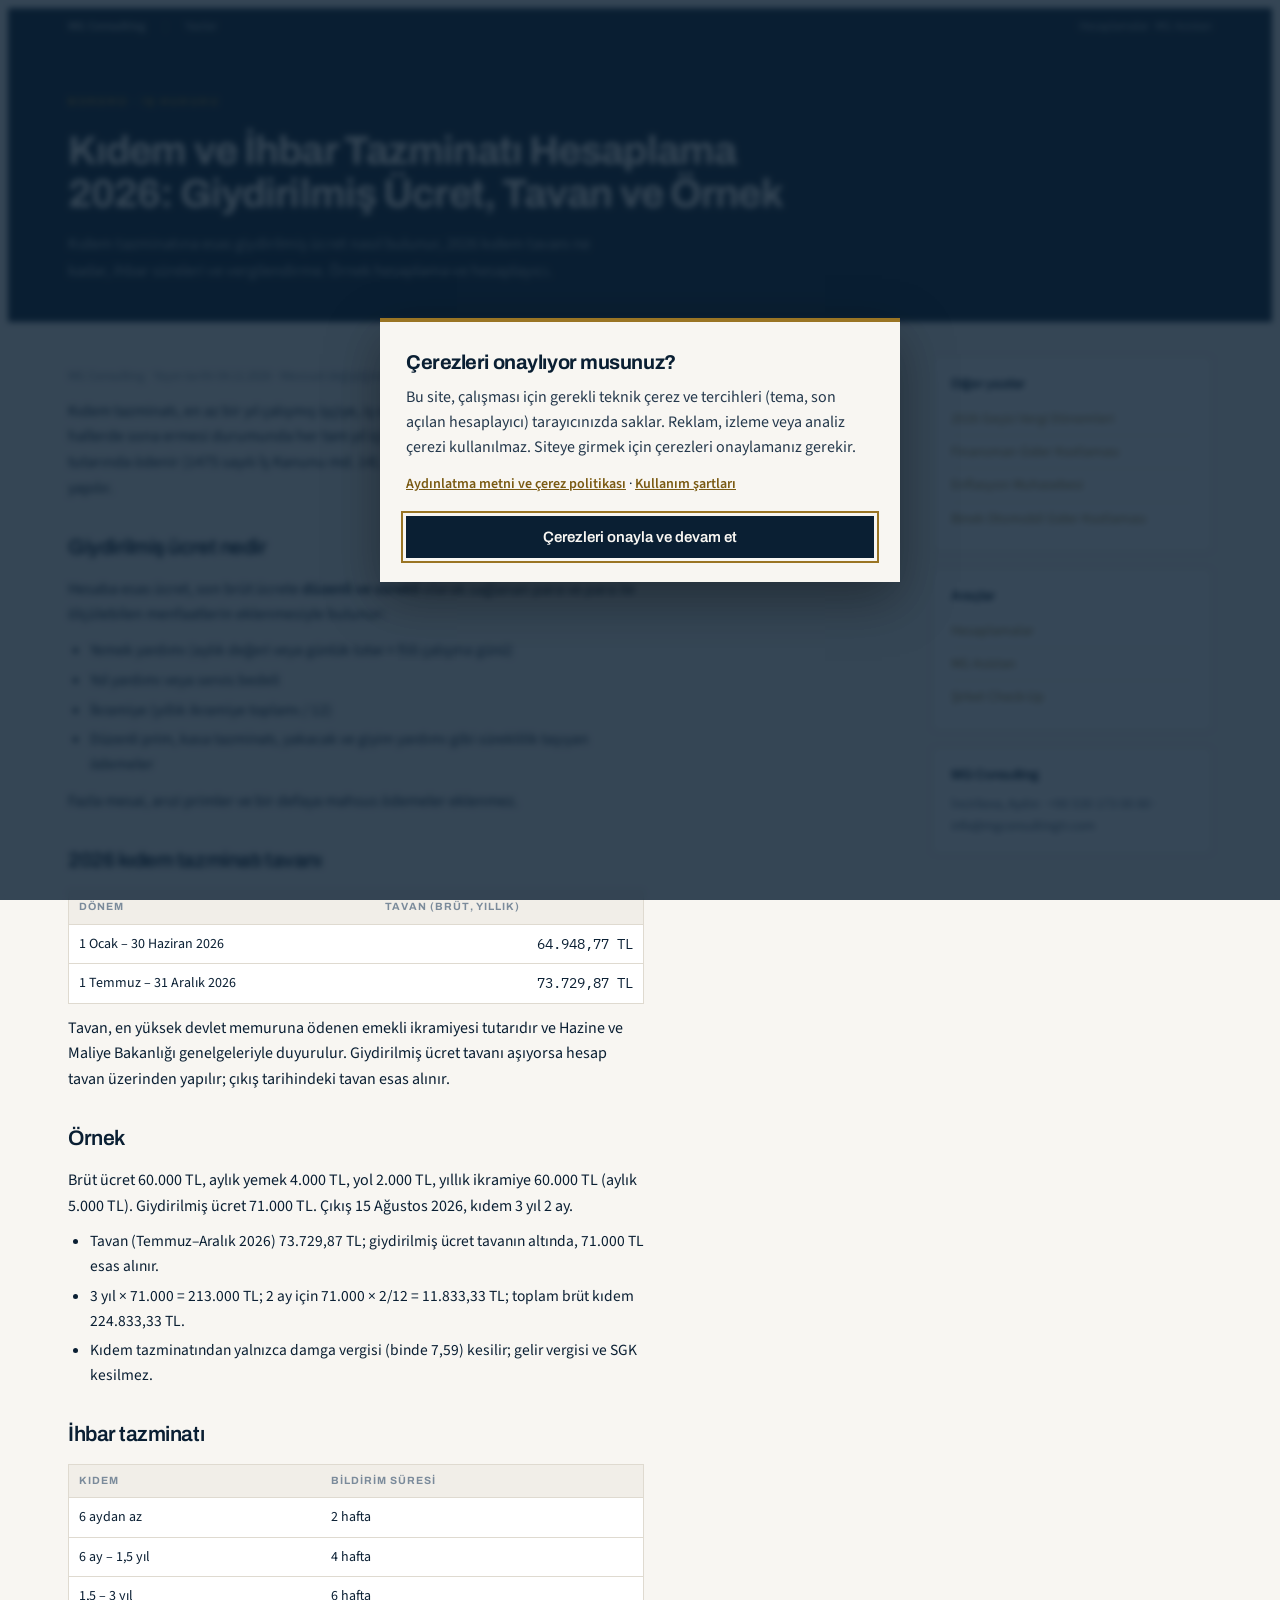
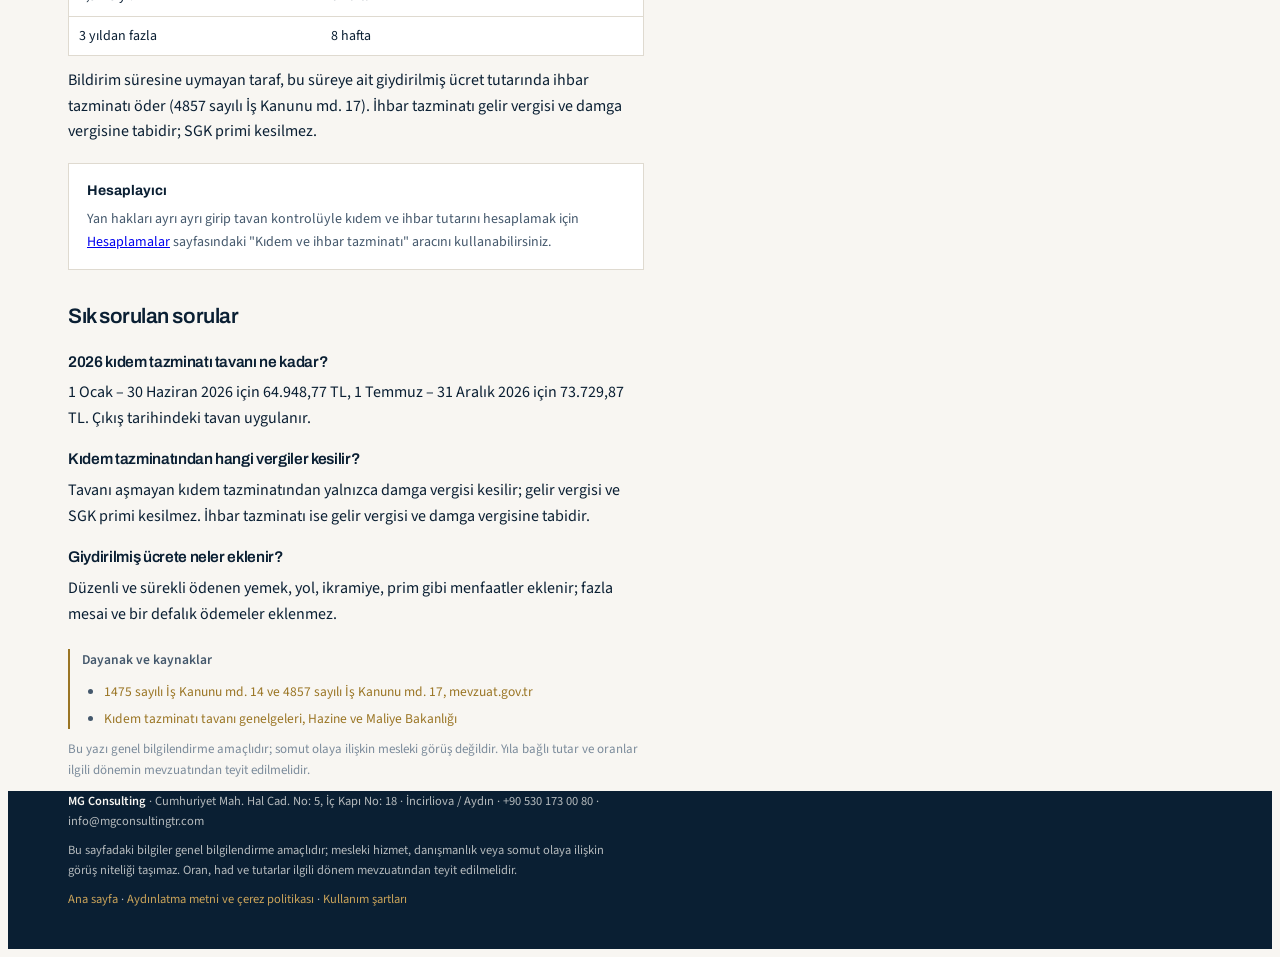
<file: yazilar/kidem-ihbar-tazminati-hesaplama-2026.html>
<!doctype html>
<html lang="tr">
<head>
<meta charset="utf-8">
<meta name="viewport" content="width=device-width,initial-scale=1,viewport-fit=cover">
<link rel="icon" href="../favicon.svg" type="image/svg+xml">
<title>Kıdem ve İhbar Tazminatı Hesaplama 2026: Giydirilmiş Ücret, Tavan ve Örnek | MG Consulting</title>
<meta http-equiv="Content-Security-Policy" content="default-src 'none'; base-uri 'none'; form-action 'none'; img-src 'self' data:; script-src 'self'; style-src 'self' 'unsafe-inline'; font-src 'self'; connect-src 'self' https://*.workers.dev">
<meta name="description" content="Kıdem tazminatına esas giydirilmiş ücret nasıl bulunur, 2026 kıdem tavanı ne kadar, ihbar süreleri ve vergilendirme. Örnek hesaplama ve hesaplayıcı.">
<meta name="robots" content="index,follow">
<link rel="canonical" href="https://www.mgconsultingtr.com/yazilar/kidem-ihbar-tazminati-hesaplama-2026.html">
<meta property="og:type" content="article">
<meta property="og:site_name" content="MG Consulting">
<meta property="og:title" content="Kıdem ve İhbar Tazminatı Hesaplama 2026: Giydirilmiş Ücret, Tavan ve Örnek">
<meta property="og:description" content="Kıdem tazminatına esas giydirilmiş ücret nasıl bulunur, 2026 kıdem tavanı ne kadar, ihbar süreleri ve vergilendirme. Örnek hesaplama ve hesaplayıcı.">
<meta property="og:url" content="https://www.mgconsultingtr.com/yazilar/kidem-ihbar-tazminati-hesaplama-2026.html">
<meta property="og:image" content="https://www.mgconsultingtr.com/assets/img/og.png">
<meta property="og:locale" content="tr_TR">
<meta name="twitter:card" content="summary">
<link rel="stylesheet" href="../assets/fonts.css">
<link rel="stylesheet" href="../assets/yazi.css">
<script type="application/ld+json">{"@context": "https://schema.org", "@type": "Article", "headline": "Kıdem ve İhbar Tazminatı Hesaplama 2026: Giydirilmiş Ücret, Tavan ve Örnek", "description": "Kıdem tazminatına esas giydirilmiş ücret nasıl bulunur, 2026 kıdem tavanı ne kadar, ihbar süreleri ve vergilendirme. Örnek hesaplama ve hesaplayıcı.", "datePublished": "2026-11-04", "dateModified": "2026-11-04", "inLanguage": "tr", "author": {"@type": "Organization", "name": "MG Consulting"}, "publisher": {"@type": "Organization", "name": "MG Consulting", "url": "https://www.mgconsultingtr.com/"}, "mainEntityOfPage": "https://www.mgconsultingtr.com/yazilar/kidem-ihbar-tazminati-hesaplama-2026.html"}</script>
<script type="application/ld+json">{"@context": "https://schema.org", "@type": "FAQPage", "mainEntity": [{"@type": "Question", "name": "2026 kıdem tazminatı tavanı ne kadar?", "acceptedAnswer": {"@type": "Answer", "text": "1 Ocak – 30 Haziran 2026 için 64.948,77 TL, 1 Temmuz – 31 Aralık 2026 için 73.729,87 TL. Çıkış tarihindeki tavan uygulanır."}}, {"@type": "Question", "name": "Kıdem tazminatından hangi vergiler kesilir?", "acceptedAnswer": {"@type": "Answer", "text": "Tavanı aşmayan kıdem tazminatından yalnızca damga vergisi kesilir; gelir vergisi ve SGK primi kesilmez. İhbar tazminatı ise gelir vergisi ve damga vergisine tabidir."}}, {"@type": "Question", "name": "Giydirilmiş ücrete neler eklenir?", "acceptedAnswer": {"@type": "Answer", "text": "Düzenli ve sürekli ödenen yemek, yol, ikramiye, prim gibi menfaatler eklenir; fazla mesai ve bir defalık ödemeler eklenmez."}}]}</script>
</head>
<body>
<div class="util"><div class="wrap"><a href="../index.html"><strong>MG Consulting</strong></a><span style="opacity:.3">|</span><a href="index.html">Yazılar</a><span class="right"><a href="../hesaplamalar.html">Hesaplamalar</a><a href="../asistan.html">MG Asistan</a></span></div></div>
<header id="top"><div class="wrap">
 <span class="kicker">Bordro · İş hukuku</span>
 <h1>Kıdem ve İhbar Tazminatı Hesaplama 2026: Giydirilmiş Ücret, Tavan ve Örnek</h1>
 <p>Kıdem tazminatına esas giydirilmiş ücret nasıl bulunur, 2026 kıdem tavanı ne kadar, ihbar süreleri ve vergilendirme. Örnek hesaplama ve hesaplayıcı.</p>
</div></header>
<main class="wrap">
 <article>
  <p class="meta">MG Consulting · Yayın tarihi 04.11.2026 · Mevzuat değiştiğinde güncellenir.</p>
  
<p>Kıdem tazminatı, en az bir yıl çalışmış işçiye, iş sözleşmesinin kanunda sayılan hallerde sona ermesi durumunda her tam yıl için 30 günlük giydirilmiş brüt ücret tutarında ödenir (1475 sayılı İş Kanunu md. 14). Yıldan artan süreler için oranlama yapılır.</p>
<h2>Giydirilmiş ücret nedir</h2>
<p>Hesaba esas ücret, son brüt ücrete <b>düzenli ve sürekli</b> olarak sağlanan para ve para ile ölçülebilen menfaatlerin eklenmesiyle bulunur:</p>
<ul>
<li>Yemek yardımı (aylık değeri veya günlük tutar × fiili çalışma günü)</li>
<li>Yol yardımı veya servis bedeli</li>
<li>İkramiye (yıllık ikramiye toplamı / 12)</li>
<li>Düzenli prim, kasa tazminatı, yakacak ve giyim yardımı gibi süreklilik taşıyan ödemeler</li>
</ul>
<p>Fazla mesai, arızi primler ve bir defaya mahsus ödemeler eklenmez.</p>
<h2>2026 kıdem tazminatı tavanı</h2>
<table><thead><tr><th>Dönem</th><th>Tavan (brüt, yıllık)</th></tr></thead><tbody>
<tr><td>1 Ocak – 30 Haziran 2026</td><td class="num">64.948,77 TL</td></tr>
<tr><td>1 Temmuz – 31 Aralık 2026</td><td class="num">73.729,87 TL</td></tr>
</tbody></table>
<p>Tavan, en yüksek devlet memuruna ödenen emekli ikramiyesi tutarıdır ve Hazine ve Maliye Bakanlığı genelgeleriyle duyurulur. Giydirilmiş ücret tavanı aşıyorsa hesap tavan üzerinden yapılır; çıkış tarihindeki tavan esas alınır.</p>
<h2>Örnek</h2>
<p>Brüt ücret 60.000 TL, aylık yemek 4.000 TL, yol 2.000 TL, yıllık ikramiye 60.000 TL (aylık 5.000 TL). Giydirilmiş ücret 71.000 TL. Çıkış 15 Ağustos 2026, kıdem 3 yıl 2 ay.</p>
<ul>
<li>Tavan (Temmuz–Aralık 2026) 73.729,87 TL; giydirilmiş ücret tavanın altında, 71.000 TL esas alınır.</li>
<li>3 yıl × 71.000 = 213.000 TL; 2 ay için 71.000 × 2/12 = 11.833,33 TL; toplam brüt kıdem 224.833,33 TL.</li>
<li>Kıdem tazminatından yalnızca damga vergisi (binde 7,59) kesilir; gelir vergisi ve SGK kesilmez.</li>
</ul>
<h2>İhbar tazminatı</h2>
<table><thead><tr><th>Kıdem</th><th>Bildirim süresi</th></tr></thead><tbody>
<tr><td>6 aydan az</td><td>2 hafta</td></tr><tr><td>6 ay – 1,5 yıl</td><td>4 hafta</td></tr><tr><td>1,5 – 3 yıl</td><td>6 hafta</td></tr><tr><td>3 yıldan fazla</td><td>8 hafta</td></tr>
</tbody></table>
<p>Bildirim süresine uymayan taraf, bu süreye ait giydirilmiş ücret tutarında ihbar tazminatı öder (4857 sayılı İş Kanunu md. 17). İhbar tazminatı gelir vergisi ve damga vergisine tabidir; SGK primi kesilmez.</p>
<div class="box"><b>Hesaplayıcı</b><p>Yan hakları ayrı ayrı girip tavan kontrolüyle kıdem ve ihbar tutarını hesaplamak için <a href="../hesaplamalar.html">Hesaplamalar</a> sayfasındaki "Kıdem ve ihbar tazminatı" aracını kullanabilirsiniz.</p></div>

  <section class="sss"><h2>Sık sorulan sorular</h2><h3>2026 kıdem tazminatı tavanı ne kadar?</h3><p>1 Ocak – 30 Haziran 2026 için 64.948,77 TL, 1 Temmuz – 31 Aralık 2026 için 73.729,87 TL. Çıkış tarihindeki tavan uygulanır.</p><h3>Kıdem tazminatından hangi vergiler kesilir?</h3><p>Tavanı aşmayan kıdem tazminatından yalnızca damga vergisi kesilir; gelir vergisi ve SGK primi kesilmez. İhbar tazminatı ise gelir vergisi ve damga vergisine tabidir.</p><h3>Giydirilmiş ücrete neler eklenir?</h3><p>Düzenli ve sürekli ödenen yemek, yol, ikramiye, prim gibi menfaatler eklenir; fazla mesai ve bir defalık ödemeler eklenmez.</p></section>
  <div class="kaynak"><b>Dayanak ve kaynaklar</b><ul><li><a href="https://www.mevzuat.gov.tr/" rel="noopener">1475 sayılı İş Kanunu md. 14 ve 4857 sayılı İş Kanunu md. 17, mevzuat.gov.tr</a></li><li><a href="https://www.hmb.gov.tr/" rel="noopener">Kıdem tazminatı tavanı genelgeleri, Hazine ve Maliye Bakanlığı</a></li></ul></div>
  <p class="meta">Bu yazı genel bilgilendirme amaçlıdır; somut olaya ilişkin mesleki görüş değildir. Yıla bağlı tutar ve oranlar ilgili dönemin mevzuatından teyit edilmelidir.</p>
 </article>
 <aside class="side">
  <div class="sbox"><h4>Diğer yazılar</h4><a href="gecici-vergi-2026-donemleri.html">2026 Geçici Vergi Dönemleri</a><a href="finansman-gider-kisitlamasi-ornek.html">Finansman Gider Kısıtlaması</a><a href="enflasyon-muhasebesi-duzeltme-kaydi.html">Enflasyon Muhasebesi</a><a href="binek-otomobil-gider-kisitlamasi-kaydi.html">Binek Otomobil Gider Kısıtlaması</a></div>
  <div class="sbox"><h4>Araçlar</h4><a href="../hesaplamalar.html">Hesaplamalar</a><a href="../asistan.html">MG Asistan</a><a href="../check-up.html">Şirket Check-Up</a></div>
  <div class="sbox"><h4>MG Consulting</h4><p>İncirliova, Aydın · +90 530 173 00 80 · info@mgconsultingtr.com</p></div>
 </aside>
</main>
<div style="background:#0A1F33;color:rgba(248,246,242,.72);font:400 12.5px/1.6 'Source Sans 3',system-ui,sans-serif">
 <div style="max-width:1180px;margin:0 auto;padding:0 max(18px,env(safe-area-inset-left,0px)) 40px;display:grid;gap:9px">
  <p style="margin:0;max-width:94ch"><strong style="color:#F8F6F2">MG Consulting</strong> · Cumhuriyet Mah. Hal Cad. No: 5, İç Kapı No: 18 · İncirliova / Aydın · +90 530 173 00 80 · info@mgconsultingtr.com</p>
  <p style="margin:0;max-width:94ch">Bu sayfadaki bilgiler genel bilgilendirme amaçlıdır; mesleki hizmet, danışmanlık veya somut olaya ilişkin görüş niteliği taşımaz. Oran, had ve tutarlar ilgili dönem mevzuatından teyit edilmelidir.</p>
  <p style="margin:0"><a href="../" style="color:#CBA45A;text-decoration:none">Ana sayfa</a> · <a href="../kvkk.html" style="color:#CBA45A;text-decoration:none">Aydınlatma metni ve çerez politikası</a> · <a href="../kullanim-sartlari.html" style="color:#CBA45A;text-decoration:none">Kullanım şartları</a></p>
 </div>
</div>


<script src="/assets/onay.js?v=20261118"></script>
<script src="../assets/hit.js"></script>
</body>
</html>
</file>
<file: assets/fonts.css>
/* Yazi tipleri sitenin kendi sunucusundan yuklenir (Google'a baglanti yok). SIL Open Font License 1.1. */
/* latin-ext */
@font-face {
  font-family: 'Archivo';
  font-style: normal;
  font-weight: 500;
  font-stretch: 100%;
  font-display: swap;
  src: url(fonts/Archivo-latin-ext-594978ed.woff2) format('woff2');
  unicode-range: U+0100-02BA, U+02BD-02C5, U+02C7-02CC, U+02CE-02D7, U+02DD-02FF, U+0304, U+0308, U+0329, U+1D00-1DBF, U+1E00-1E9F, U+1EF2-1EFF, U+2020, U+20A0-20AB, U+20AD-20C4, U+2113, U+2C60-2C7F, U+A720-A7FF;
}
/* latin */
@font-face {
  font-family: 'Archivo';
  font-style: normal;
  font-weight: 500;
  font-stretch: 100%;
  font-display: swap;
  src: url(fonts/Archivo-latin-2d6953d7.woff2) format('woff2');
  unicode-range: U+0000-00FF, U+0131, U+0152-0153, U+02BB-02BC, U+02C6, U+02DA, U+02DC, U+0304, U+0308, U+0329, U+2000-206F, U+20AC, U+2122, U+2191, U+2193, U+2212, U+2215, U+FEFF, U+FFFD;
}
/* latin-ext */
@font-face {
  font-family: 'Archivo';
  font-style: normal;
  font-weight: 600;
  font-stretch: 100%;
  font-display: swap;
  src: url(fonts/Archivo-latin-ext-594978ed.woff2) format('woff2');
  unicode-range: U+0100-02BA, U+02BD-02C5, U+02C7-02CC, U+02CE-02D7, U+02DD-02FF, U+0304, U+0308, U+0329, U+1D00-1DBF, U+1E00-1E9F, U+1EF2-1EFF, U+2020, U+20A0-20AB, U+20AD-20C4, U+2113, U+2C60-2C7F, U+A720-A7FF;
}
/* latin */
@font-face {
  font-family: 'Archivo';
  font-style: normal;
  font-weight: 600;
  font-stretch: 100%;
  font-display: swap;
  src: url(fonts/Archivo-latin-2d6953d7.woff2) format('woff2');
  unicode-range: U+0000-00FF, U+0131, U+0152-0153, U+02BB-02BC, U+02C6, U+02DA, U+02DC, U+0304, U+0308, U+0329, U+2000-206F, U+20AC, U+2122, U+2191, U+2193, U+2212, U+2215, U+FEFF, U+FFFD;
}
/* latin-ext */
@font-face {
  font-family: 'Archivo';
  font-style: normal;
  font-weight: 700;
  font-stretch: 100%;
  font-display: swap;
  src: url(fonts/Archivo-latin-ext-594978ed.woff2) format('woff2');
  unicode-range: U+0100-02BA, U+02BD-02C5, U+02C7-02CC, U+02CE-02D7, U+02DD-02FF, U+0304, U+0308, U+0329, U+1D00-1DBF, U+1E00-1E9F, U+1EF2-1EFF, U+2020, U+20A0-20AB, U+20AD-20C4, U+2113, U+2C60-2C7F, U+A720-A7FF;
}
/* latin */
@font-face {
  font-family: 'Archivo';
  font-style: normal;
  font-weight: 700;
  font-stretch: 100%;
  font-display: swap;
  src: url(fonts/Archivo-latin-2d6953d7.woff2) format('woff2');
  unicode-range: U+0000-00FF, U+0131, U+0152-0153, U+02BB-02BC, U+02C6, U+02DA, U+02DC, U+0304, U+0308, U+0329, U+2000-206F, U+20AC, U+2122, U+2191, U+2193, U+2212, U+2215, U+FEFF, U+FFFD;
}
/* latin-ext */
@font-face {
  font-family: 'IBM Plex Mono';
  font-style: normal;
  font-weight: 400;
  font-display: swap;
  src: url(fonts/IBMPlexMono-latin-ext-3e9c5ad6.woff2) format('woff2');
  unicode-range: U+0100-02BA, U+02BD-02C5, U+02C7-02CC, U+02CE-02D7, U+02DD-02FF, U+0304, U+0308, U+0329, U+1D00-1DBF, U+1E00-1E9F, U+1EF2-1EFF, U+2020, U+20A0-20AB, U+20AD-20C4, U+2113, U+2C60-2C7F, U+A720-A7FF;
}
/* latin */
@font-face {
  font-family: 'IBM Plex Mono';
  font-style: normal;
  font-weight: 400;
  font-display: swap;
  src: url(fonts/IBMPlexMono-latin-9c2bd7b0.woff2) format('woff2');
  unicode-range: U+0000-00FF, U+0131, U+0152-0153, U+02BB-02BC, U+02C6, U+02DA, U+02DC, U+0304, U+0308, U+0329, U+2000-206F, U+20AC, U+2122, U+2191, U+2193, U+2212, U+2215, U+FEFF, U+FFFD;
}
/* latin-ext */
@font-face {
  font-family: 'IBM Plex Mono';
  font-style: normal;
  font-weight: 500;
  font-display: swap;
  src: url(fonts/IBMPlexMono-latin-ext-876101ac.woff2) format('woff2');
  unicode-range: U+0100-02BA, U+02BD-02C5, U+02C7-02CC, U+02CE-02D7, U+02DD-02FF, U+0304, U+0308, U+0329, U+1D00-1DBF, U+1E00-1E9F, U+1EF2-1EFF, U+2020, U+20A0-20AB, U+20AD-20C4, U+2113, U+2C60-2C7F, U+A720-A7FF;
}
/* latin */
@font-face {
  font-family: 'IBM Plex Mono';
  font-style: normal;
  font-weight: 500;
  font-display: swap;
  src: url(fonts/IBMPlexMono-latin-e5509a1e.woff2) format('woff2');
  unicode-range: U+0000-00FF, U+0131, U+0152-0153, U+02BB-02BC, U+02C6, U+02DA, U+02DC, U+0304, U+0308, U+0329, U+2000-206F, U+20AC, U+2122, U+2191, U+2193, U+2212, U+2215, U+FEFF, U+FFFD;
}
/* latin-ext */
@font-face {
  font-family: 'Source Sans 3';
  font-style: normal;
  font-weight: 400;
  font-display: swap;
  src: url(fonts/SourceSans3-latin-ext-023468e5.woff2) format('woff2');
  unicode-range: U+0100-02BA, U+02BD-02C5, U+02C7-02CC, U+02CE-02D7, U+02DD-02FF, U+0304, U+0308, U+0329, U+1D00-1DBF, U+1E00-1E9F, U+1EF2-1EFF, U+2020, U+20A0-20AB, U+20AD-20C4, U+2113, U+2C60-2C7F, U+A720-A7FF;
}
/* latin */
@font-face {
  font-family: 'Source Sans 3';
  font-style: normal;
  font-weight: 400;
  font-display: swap;
  src: url(fonts/SourceSans3-latin-48884e38.woff2) format('woff2');
  unicode-range: U+0000-00FF, U+0131, U+0152-0153, U+02BB-02BC, U+02C6, U+02DA, U+02DC, U+0304, U+0308, U+0329, U+2000-206F, U+20AC, U+2122, U+2191, U+2193, U+2212, U+2215, U+FEFF, U+FFFD;
}
/* latin-ext */
@font-face {
  font-family: 'Source Sans 3';
  font-style: normal;
  font-weight: 500;
  font-display: swap;
  src: url(fonts/SourceSans3-latin-ext-023468e5.woff2) format('woff2');
  unicode-range: U+0100-02BA, U+02BD-02C5, U+02C7-02CC, U+02CE-02D7, U+02DD-02FF, U+0304, U+0308, U+0329, U+1D00-1DBF, U+1E00-1E9F, U+1EF2-1EFF, U+2020, U+20A0-20AB, U+20AD-20C4, U+2113, U+2C60-2C7F, U+A720-A7FF;
}
/* latin */
@font-face {
  font-family: 'Source Sans 3';
  font-style: normal;
  font-weight: 500;
  font-display: swap;
  src: url(fonts/SourceSans3-latin-48884e38.woff2) format('woff2');
  unicode-range: U+0000-00FF, U+0131, U+0152-0153, U+02BB-02BC, U+02C6, U+02DA, U+02DC, U+0304, U+0308, U+0329, U+2000-206F, U+20AC, U+2122, U+2191, U+2193, U+2212, U+2215, U+FEFF, U+FFFD;
}
/* latin-ext */
@font-face {
  font-family: 'Source Sans 3';
  font-style: normal;
  font-weight: 600;
  font-display: swap;
  src: url(fonts/SourceSans3-latin-ext-023468e5.woff2) format('woff2');
  unicode-range: U+0100-02BA, U+02BD-02C5, U+02C7-02CC, U+02CE-02D7, U+02DD-02FF, U+0304, U+0308, U+0329, U+1D00-1DBF, U+1E00-1E9F, U+1EF2-1EFF, U+2020, U+20A0-20AB, U+20AD-20C4, U+2113, U+2C60-2C7F, U+A720-A7FF;
}
/* latin */
@font-face {
  font-family: 'Source Sans 3';
  font-style: normal;
  font-weight: 600;
  font-display: swap;
  src: url(fonts/SourceSans3-latin-48884e38.woff2) format('woff2');
  unicode-range: U+0000-00FF, U+0131, U+0152-0153, U+02BB-02BC, U+02C6, U+02DA, U+02DC, U+0304, U+0308, U+0329, U+2000-206F, U+20AC, U+2122, U+2191, U+2193, U+2212, U+2215, U+FEFF, U+FFFD;
}
</file>
<file: assets/index.css>
/* Layout: full-bleed navy opening, then numbered sections 01-10.
   Service rows are three-column (index / title / detail); single column under 900px.
   Language: English by default, Turkish at #tr. */
:root{
  --ink:#0A1F33; --ink-2:#44586C; --ink-3:#7B8B9B;
  --bg:#F8F6F2; --bg-2:#F1EEE8; --bg-3:#E6E2D9; --surface:#FFFFFF;
  --rule:#DFDAD0; --rule-2:#C4BCAE;
  --navy:#0A1F33; --on-navy:#F8F6F2; --on-navy-2:rgba(248,246,242,.68);
  --bronze:#9A7524; --bronze-soft:#F0E7D2;
  --seal:#9A3225; --seal-soft:#F3E3DF;
  --ok:#2A6B4C; --ok-soft:#E4EFE8;
  --font-display:"Archivo","Segoe UI",system-ui,sans-serif;
  --font-body:"Source Sans 3","Segoe UI",system-ui,-apple-system,sans-serif;
  --font-data:"IBM Plex Mono",ui-monospace,SFMono-Regular,Menlo,monospace;
}
@media (prefers-color-scheme:dark){:root:not([data-theme="light"]){
  --ink:#ECE8E0; --ink-2:#B0ABA0; --ink-3:#827D73;
  --bg:#0B0F13; --bg-2:#10161D; --bg-3:#171F28; --surface:#121A22;
  --rule:#212A34; --rule-2:#2E3945;
  --navy:#060B10; --on-navy:#ECE8E0; --on-navy-2:rgba(236,232,224,.66);
  --bronze:#CBA45A; --bronze-soft:#241D0F;
  --seal:#DF8278; --seal-soft:#2A1917;
  --ok:#62BC90; --ok-soft:#11251C;
  color-scheme:dark;
}}
:root[data-theme="dark"]{
  --ink:#ECE8E0; --ink-2:#B0ABA0; --ink-3:#827D73;
  --bg:#0B0F13; --bg-2:#10161D; --bg-3:#171F28; --surface:#121A22;
  --rule:#212A34; --rule-2:#2E3945;
  --navy:#060B10; --on-navy:#ECE8E0; --on-navy-2:rgba(236,232,224,.66);
  --bronze:#CBA45A; --bronze-soft:#241D0F;
  --seal:#DF8278; --seal-soft:#2A1917;
  --ok:#62BC90; --ok-soft:#11251C;
  color-scheme:dark;
}
*{box-sizing:border-box}
body{background:var(--bg);color:var(--ink);font-family:var(--font-body);font-size:16px;line-height:1.62;-webkit-font-smoothing:antialiased}
body::before{content:"";position:fixed;inset:0 0 auto;height:env(safe-area-inset-top,0px);z-index:60;background:var(--navy)}
h1,h2,h3,h4{font-family:var(--font-display);font-weight:600;margin:0;letter-spacing:-.022em;text-wrap:balance}
p{margin:0}
a{color:inherit}
.wrap{max-width:1200px;margin:0 auto;padding-left:max(18px,env(safe-area-inset-left,0px));padding-right:max(18px,env(safe-area-inset-right,0px))}
.mono{font-family:var(--font-data);font-variant-numeric:tabular-nums}
button:focus-visible,select:focus-visible,input:focus-visible,textarea:focus-visible,a:focus-visible{outline:2px solid var(--bronze);outline-offset:3px}

.util{background:var(--navy);color:var(--on-navy-2);font-size:12.5px;border-bottom:1px solid rgba(255,255,255,.08)}
.util .wrap{display:flex;gap:8px 20px;align-items:center;padding-block:8px;flex-wrap:wrap}
.util .sep{opacity:.28}
.util .right{margin-left:auto;display:flex;gap:6px;align-items:center}
.util button,.util a.ub{font:inherit;font-family:var(--font-display);font-size:11px;font-weight:700;letter-spacing:.09em;text-transform:uppercase;background:transparent;border:1px solid rgba(255,255,255,.22);color:var(--on-navy);padding:5px 10px;cursor:pointer;text-decoration:none}
.util button:hover,.util a.ub:hover{background:rgba(255,255,255,.12)}
.util button[aria-pressed="true"]{background:var(--on-navy);color:var(--navy);border-color:var(--on-navy)}

header{position:sticky;top:env(safe-area-inset-top,0px);z-index:50;background:var(--navy);color:var(--on-navy)}
.bar{display:flex;align-items:center;gap:22px;padding-block:15px;flex-wrap:wrap}
.brand{display:flex;align-items:center;gap:13px;min-width:0;text-decoration:none}
.brand svg{width:34px;height:34px;flex:none;color:var(--on-navy)}
.brand svg .sec{fill:var(--bronze)}
.brand b{font-family:var(--font-display);font-weight:700;font-size:19.5px;line-height:1;display:block;letter-spacing:-.03em}
.brand small{font-size:9px;letter-spacing:.17em;text-transform:uppercase;color:var(--on-navy-2);font-weight:700;display:block;margin-top:4px}
nav.top{display:flex;margin-left:auto;flex-wrap:wrap}
nav.top a{font-family:var(--font-display);font-size:13px;font-weight:500;color:var(--on-navy-2);text-decoration:none;padding:8px 12px}
nav.top a:hover{color:var(--on-navy)}
nav.top a.on{color:var(--on-navy);box-shadow:inset 0 -2px 0 var(--bronze)}
.btn{font-family:var(--font-display);font-weight:600;font-size:13.5px;text-decoration:none;padding:11px 20px;cursor:pointer;border:1px solid transparent;display:inline-block;white-space:nowrap}
.btn.gold{background:var(--bronze);color:#fff}
.btn.gold:hover{opacity:.9}
.btn.line{background:transparent;color:var(--on-navy);border-color:rgba(255,255,255,.3)}
.btn.line:hover{background:rgba(255,255,255,.1)}

nav.top .mi{position:static}
.mt{font:inherit;font-family:var(--font-display);font-size:13px;font-weight:500;color:var(--on-navy-2);background:none;border:0;padding:8px 12px;cursor:pointer;display:inline-flex;gap:7px;align-items:center}
.mt::after{content:"";border:4px solid transparent;border-top-color:currentColor;margin-top:4px}
.mt:hover{color:var(--on-navy)}
.mt[aria-expanded="true"]{color:var(--on-navy);box-shadow:inset 0 -2px 0 var(--bronze)}
.mega{position:absolute;left:0;right:0;top:100%;background:var(--navy);border-top:1px solid rgba(255,255,255,.12);box-shadow:0 20px 44px rgba(0,0,0,.3);z-index:49}
.mega .in{max-width:1200px;margin:0 auto;padding-top:30px;padding-bottom:34px;padding-left:max(18px,env(safe-area-inset-left,0px));padding-right:max(18px,env(safe-area-inset-right,0px));display:grid;grid-template-columns:repeat(auto-fit,minmax(218px,1fr));gap:30px 34px}
.mega h5{font-family:var(--font-display);font-size:10.5px;letter-spacing:.15em;text-transform:uppercase;color:var(--bronze);font-weight:700;margin-bottom:13px}
.mega a{display:block;color:var(--on-navy-2);text-decoration:none;font-size:14px;padding:5px 0}
.mega a:hover{color:var(--on-navy)}
.mega .grp2{margin-top:18px}
.mega .sub{padding-left:13px;border-left:1px solid rgba(255,255,255,.15);margin-top:4px}
.mega .yrs{display:flex;flex-wrap:wrap;gap:2px 14px}
.mega .yrs a{font-family:var(--font-data);font-size:12.5px;padding:3px 0}
.mega .all{font-family:var(--font-display);font-size:12.5px;font-weight:600;color:var(--bronze);margin-top:8px}
.open{background:var(--navy);color:var(--on-navy);border-bottom:1px solid rgba(255,255,255,.1)}
.open .wrap{padding-block:78px 70px;display:grid;grid-template-columns:1.6fr .9fr;gap:56px;align-items:center}
@media (max-width:900px){.open .wrap{grid-template-columns:1fr;gap:38px;padding-block:52px 46px}}
.kicker{font-family:var(--font-display);font-size:10.5px;letter-spacing:.19em;text-transform:uppercase;color:var(--bronze);font-weight:700}
.open h1{font-size:clamp(31px,5vw,52px);line-height:1.06;margin-top:22px;font-weight:700;max-width:24ch}
.open .lede{margin-top:22px;font-size:18.5px;color:var(--on-navy-2);max-width:56ch}
.open .cta{display:flex;flex-wrap:wrap;gap:11px;margin-top:34px}
.openart{min-width:0}
.openart svg{width:100%;height:auto;display:block;max-width:100%}

section{padding-block:72px;border-bottom:1px solid var(--rule)}
section.tint{background:var(--bg-2)}
.shead{display:flex;gap:26px;align-items:baseline;flex-wrap:wrap}
.snum{font-family:var(--font-data);font-size:12px;color:var(--bronze);flex:none;padding-top:9px}
.shead h2{font-size:clamp(23px,3.2vw,34px);font-weight:700}
.secsub{color:var(--ink-2);font-size:17px;max-width:70ch;margin-top:16px;margin-left:38px}
@media (max-width:620px){.secsub{margin-left:0}}

.steps{display:grid;grid-template-columns:repeat(auto-fit,minmax(224px,1fr));margin-top:40px;border-top:1px solid var(--rule-2)}
.steps div{padding:22px 26px 8px 0;border-right:1px solid var(--rule)}
.steps div:last-child{border-right:0}
@media (max-width:620px){.steps div{border-right:0;border-bottom:1px solid var(--rule);padding-right:0;padding-bottom:18px}.steps div:last-child{border-bottom:0}}
.steps .no{font-family:var(--font-data);font-size:11.5px;color:var(--bronze)}
.steps h3{font-size:17.5px;margin-top:11px}
.steps p{font-size:14.5px;color:var(--ink-2);margin-top:9px}

.srv{margin-top:42px;border-top:1px solid var(--rule-2)}
.row{display:grid;grid-template-columns:54px 1.05fr 1.25fr;gap:28px;padding-block:28px;border-bottom:1px solid var(--rule);align-items:start}
@media (max-width:900px){.row{grid-template-columns:40px 1fr;gap:18px}}
.row .n{font-family:var(--font-data);font-size:12px;color:var(--bronze);padding-top:6px}
.row h3{font-size:20px}
.row .d{font-size:15px;color:var(--ink-2);margin-top:9px}
.row ul{margin:0;padding:0;list-style:none;min-width:0}
@media (max-width:900px){.row ul{grid-column:2}}
.row li{font-size:14.5px;color:var(--ink-2);padding:7px 0;display:flex;gap:11px}
.row li::before{content:"";width:6px;height:1px;background:var(--rule-2);flex:none;margin-top:11px}

.feat{background:var(--navy);color:var(--on-navy);margin-top:44px}
.feat .in{display:grid;grid-template-columns:1.1fr 1fr}
@media (max-width:900px){.feat .in{grid-template-columns:1fr}}
.feat .lf{padding:40px 38px}
.feat .rt{padding:40px 38px;border-left:1px solid rgba(255,255,255,.14)}
@media (max-width:900px){.feat .rt{border-left:0;border-top:1px solid rgba(255,255,255,.14)}}
.feat h3{font-size:clamp(22px,2.8vw,30px);margin-top:16px;font-weight:700}
.feat p{color:var(--on-navy-2);font-size:16.5px;margin-top:16px;max-width:48ch}
.feat h4{font-family:var(--font-display);font-size:10.5px;letter-spacing:.15em;text-transform:uppercase;color:var(--bronze);font-weight:700;margin-bottom:14px}
.feat ol{margin:0;padding:0;list-style:none;counter-reset:f}
.feat ol li{counter-increment:f;font-size:15px;padding:11px 0;border-top:1px solid rgba(255,255,255,.13);display:flex;gap:14px}
.feat ol li::before{content:counter(f,decimal-leading-zero);font-family:var(--font-data);font-size:11px;color:var(--bronze);flex:none;padding-top:3px}

.sect{display:grid;grid-template-columns:repeat(auto-fit,minmax(220px,1fr));margin-top:38px;border-top:1px solid var(--rule-2)}
.sect span{font-size:15px;padding:13px 18px 13px 0;border-bottom:1px solid var(--rule);color:var(--ink-2);display:flex;gap:12px;align-items:baseline}
.sect span::before{content:"";width:4px;height:4px;background:var(--bronze);flex:none;margin-top:10px}

.yearbar{display:flex;align-items:center;gap:13px;flex-wrap:wrap;margin-top:38px;padding:16px 20px;background:var(--surface);border:1px solid var(--rule-2)}
.yearbar label{font-family:var(--font-display);font-size:11px;letter-spacing:.13em;text-transform:uppercase;color:var(--ink-3);font-weight:700}
select{font:inherit;font-size:14px;font-family:var(--font-data);padding:7px 11px;border:1px solid var(--rule-2);background:var(--surface);color:var(--ink)}
.yearbar .m2{font-size:14px;color:var(--ink-3)}
.laws{display:grid;grid-template-columns:repeat(auto-fit,minmax(232px,1fr));gap:1px;background:var(--rule);border:1px solid var(--rule);border-top:0}
.law{background:var(--surface);padding:16px 20px;min-width:0}
.law .t{font-weight:600;font-size:15px;font-family:var(--font-display)}
.law .m{font-family:var(--font-data);font-size:11.5px;color:var(--ink-3);margin-top:4px}
.pills{display:flex;flex-wrap:wrap;margin-top:24px;border-top:1px solid var(--rule)}
.pills span{font-size:14px;padding:12px 26px 12px 0;color:var(--ink-2)}

.aw{display:grid;grid-template-columns:.8fr 1.6fr;gap:38px;margin-top:40px;align-items:start}
@media (max-width:900px){.aw{grid-template-columns:1fr;gap:26px}}
.as h3{font-size:18px;margin-bottom:12px}
.as p{font-size:15px;color:var(--ink-2)}
.as ul{margin:18px 0 0;padding:0;list-style:none}
.as li{font-size:14.5px;color:var(--ink-2);padding:10px 0;border-top:1px solid var(--rule)}
.assist{background:var(--surface);border:1px solid var(--rule-2);overflow:hidden;min-width:0}
.atop{display:flex;align-items:center;gap:12px;padding:15px 19px;border-bottom:1px solid var(--rule);flex-wrap:wrap;background:var(--bg-2)}
.atop h3{font-family:var(--font-display);font-size:11px;letter-spacing:.14em;text-transform:uppercase;font-weight:700;color:var(--ink-2)}
.badge{font-size:11.5px;font-weight:600;padding:3px 9px;display:inline-flex;gap:6px;align-items:center;white-space:nowrap}
.badge.warn{background:var(--bronze-soft);color:var(--bronze)}
.badge.ok{background:var(--ok-soft);color:var(--ok)}
.badge.seal{background:var(--seal-soft);color:var(--seal)}
.dot{width:6px;height:6px;border-radius:99px;background:currentColor;flex:none}
.log{padding:19px;display:grid;gap:18px;max-height:440px;overflow-y:auto}
.msg{display:grid;gap:6px;min-width:0}
.msg .who{font-size:9.5px;letter-spacing:.15em;text-transform:uppercase;font-weight:700;color:var(--ink-3);font-family:var(--font-display)}
.msg.me .who{color:var(--bronze)}
.msg .body{font-size:15.5px;line-height:1.62;min-width:0;overflow-wrap:break-word}
.msg.me .body{background:var(--bg-3);padding:12px 15px}
.msg.bot .body{border-left:2px solid var(--bronze);padding-left:16px}
.msg .body p+p{margin-top:10px}
.msg .body ul{margin:10px 0;padding-left:21px;display:grid;gap:6px}
.msg .body .q{background:var(--bronze-soft);padding:11px 14px;font-weight:500}
.msg .body .tail{display:block;margin-top:12px;font-size:12.5px;color:var(--ink-3);font-style:italic}
.starters{display:flex;flex-wrap:wrap;gap:7px;padding:0 19px 17px}
.starters button{font:inherit;font-size:12.5px;background:var(--bg-2);border:1px solid var(--rule);padding:7px 12px;cursor:pointer;color:var(--ink-2);text-align:left}
.starters button:hover{border-color:var(--bronze);color:var(--ink)}
.composer{display:flex;gap:10px;padding:16px 19px;border-top:1px solid var(--rule);background:var(--bg-2);align-items:flex-end;flex-wrap:wrap}
.composer textarea{flex:1;min-width:180px;font:inherit;font-size:15.5px;padding:11px 13px;border:1px solid var(--rule-2);background:var(--surface);color:var(--ink);resize:vertical;min-height:46px;max-height:150px}
.composer .send{font-family:var(--font-display);font-weight:600;font-size:13.5px;background:var(--navy);color:var(--on-navy);border:0;padding:13px 24px;cursor:pointer;white-space:nowrap}
.composer .send[disabled]{opacity:.45;cursor:default}
.disclaim{font-size:12.5px;color:var(--ink-3);padding:0 19px 17px;max-width:78ch;line-height:1.55}

.cols{display:grid;grid-template-columns:1.45fr 1fr;gap:1px;margin-top:40px;background:var(--rule);border:1px solid var(--rule)}
@media (max-width:900px){.cols{grid-template-columns:1fr}}
.rail{background:var(--surface);min-width:0}
.rail h3{font-family:var(--font-display);font-size:11px;letter-spacing:.14em;text-transform:uppercase;font-weight:700;color:var(--ink-2);padding:16px 21px;border-bottom:1px solid var(--rule);display:flex;align-items:center;gap:11px;flex-wrap:wrap;background:var(--bg-2)}
.item{padding:18px 21px;border-bottom:1px solid var(--rule);display:grid;gap:7px}
.item:last-child{border-bottom:0}
.stage{font-size:9.5px;font-weight:700;letter-spacing:.1em;padding:3px 8px;white-space:nowrap;align-self:start;font-family:var(--font-display)}
.s-live{background:var(--ok-soft);color:var(--ok)}
.s-pub{background:var(--bg-3);color:var(--ink-2)}
.s-mec{background:var(--bronze-soft);color:var(--bronze)}
.s-bek{background:var(--bg-3);color:var(--ink-3)}
.item .t{font-size:15.5px;font-weight:600;line-height:1.35;font-family:var(--font-display)}
.item .w{font-size:14.5px;color:var(--ink-2)}
.item .d{font-family:var(--font-data);font-size:11.5px;color:var(--ink-3)}
.item .warn{font-size:12.5px;color:var(--seal)}
.tablewrap{overflow-x:auto}
table{border-collapse:collapse;width:100%;min-width:300px;font-size:14px}
th,td{text-align:left;padding:10px 21px;border-bottom:1px solid var(--rule)}
th{font-family:var(--font-display);font-size:9.5px;letter-spacing:.12em;text-transform:uppercase;color:var(--ink-3);font-weight:700}
td.n{text-align:right;font-family:var(--font-data);white-space:nowrap;color:var(--ink-3)}
tbody tr:last-child td{border-bottom:0}
.cal .r{display:flex;gap:15px;align-items:center;padding:12px 21px;border-bottom:1px solid var(--rule)}
.cal .r:last-child{border-bottom:0}
.cal .day{font-family:var(--font-data);font-size:13px;min-width:54px;flex:none;color:var(--ink-2)}
.cal .what{font-size:14.5px;flex:1;min-width:0}
.cal .r.soon .day{color:var(--seal);font-weight:500}

.facts{display:grid;grid-template-columns:repeat(auto-fit,minmax(300px,1fr));gap:0 48px;margin-top:38px;border-top:1px solid var(--rule-2)}
.facts div{display:flex;gap:18px;padding:12px 0;border-bottom:1px solid var(--rule);font-size:15px;min-width:0}
.facts .k{color:var(--ink-3);min-width:158px;flex:none;font-size:13.5px}
.facts .v{min-width:0}

.contact{display:grid;grid-template-columns:repeat(auto-fit,minmax(248px,1fr));gap:1px;margin-top:38px;background:var(--rule);border:1px solid var(--rule)}
.cbox{background:var(--surface);padding:20px;min-width:0}
.cbox .k{font-size:9.5px;letter-spacing:.14em;text-transform:uppercase;color:var(--ink-3);font-weight:700;font-family:var(--font-display)}
.cbox .v{margin-top:10px;font-size:15px;font-family:var(--font-data);overflow-wrap:break-word}
.cbox button{margin-top:13px;font:inherit;font-size:11.5px;background:none;border:1px solid var(--rule-2);padding:5px 11px;cursor:pointer;color:var(--ink-2)}
.cbox button:hover{border-color:var(--ink);color:var(--ink)}

footer{background:var(--navy);color:var(--on-navy-2);font-size:13.5px}
footer .wrap{padding-block:54px 44px}
.fgrid{display:grid;grid-template-columns:1.4fr repeat(3,1fr);gap:36px}
@media (max-width:820px){.fgrid{grid-template-columns:1fr 1fr;gap:30px}}
@media (max-width:480px){.fgrid{grid-template-columns:1fr}}
.fgrid h4{font-family:var(--font-display);font-size:10px;letter-spacing:.15em;text-transform:uppercase;color:var(--bronze);font-weight:700;margin-bottom:15px}
.fgrid a,.fgrid span.li{display:block;color:var(--on-navy-2);text-decoration:none;padding:4px 0;font-size:13.5px}
.fgrid a:hover{color:var(--on-navy)}
.fb b{font-family:var(--font-display);font-weight:700;font-size:19px;color:var(--on-navy);display:block;letter-spacing:-.03em}
.fb p{margin-top:13px;font-size:13.5px;max-width:42ch;line-height:1.6}
.legal{margin-top:44px;padding-top:24px;border-top:1px solid rgba(255,255,255,.14);display:grid;gap:11px}
.legal p{font-size:12.5px;line-height:1.6;max-width:94ch;opacity:.86}
.legal strong{color:var(--on-navy)}
@media (prefers-reduced-motion:no-preference){.btn,nav.top a,.starters button,.util button{transition:background .16s,border-color .16s,color .16s,opacity .16s}}
/* --- guvenlik seridi --- */
.secstrip{background:var(--bg-2);border-bottom:1px solid var(--rule)}
.secstrip .wrap{padding-block:22px;display:grid;grid-template-columns:repeat(auto-fit,minmax(230px,1fr));gap:18px 28px}
.si{display:flex;gap:12px;align-items:flex-start;min-width:0}
.si svg{width:21px;height:21px;flex:none;color:var(--bronze);margin-top:2px}
.si span{min-width:0}
.si b{display:block;font-family:var(--font-display);font-size:13.5px;font-weight:600;letter-spacing:-.01em}
.si i{display:block;font-style:normal;font-size:12.5px;color:var(--ink-2);margin-top:3px;line-height:1.5}
.si i a{color:var(--bronze);text-decoration:none;font-weight:600}
.si i a:hover{text-decoration:underline}

/* --- telefon uyumu --- */
@media (max-width:640px){
  body{font-size:15.5px}
  section{padding-block:40px!important}
  header .wrap,.open .wrap{padding-block:34px 30px!important}
  .bar{gap:12px;padding-block:11px}
  nav.top{width:100%;margin-left:0;gap:2px;overflow-x:auto;-webkit-overflow-scrolling:touch;flex-wrap:nowrap;padding-bottom:2px}
  nav.top a,nav.top .mt{white-space:nowrap;padding:9px 10px;font-size:13px}
  .mega .in{padding-top:20px;padding-bottom:24px;gap:22px}
  .util .wrap{font-size:11.5px;gap:6px 12px}
  .util .right{width:100%;margin-left:0;justify-content:flex-start}
  .btn,.util button,.util a.ub{min-height:42px;display:inline-flex;align-items:center}
  .secstrip .wrap{padding-block:18px;gap:14px}
  h1,h2,h3{overflow-wrap:break-word}
  .tw,.tablewrap{-webkit-overflow-scrolling:touch}
  input,select,textarea{font-size:16px}
}
@media (max-width:420px){
  .wrap{padding-left:max(14px,env(safe-area-inset-left,0px));padding-right:max(14px,env(safe-area-inset-right,0px))}
  .snum{display:none}
}

/* --- aydinlik giris: gokyuzunden suya --- */
:root{--sky:#E6F1F7;--sea:#D4E8EF;--foam:#F5FAFC;--glow:rgba(255,255,255,.95)}
@media (prefers-color-scheme:dark){:root:not([data-theme="light"]){--sky:#0D1B27;--sea:#0B2332;--foam:#0F1A23;--glow:rgba(120,170,200,.16)}}
:root[data-theme="dark"]{--sky:#0D1B27;--sea:#0B2332;--foam:#0F1A23;--glow:rgba(120,170,200,.16)}
.open{background:linear-gradient(180deg,var(--sky) 0%,var(--foam) 58%,var(--bg) 100%);color:var(--ink);border-bottom:1px solid var(--rule);position:relative;overflow:hidden}
.open::before{content:"";position:absolute;left:0;right:0;bottom:0;height:44%;background:linear-gradient(180deg,rgba(0,0,0,0),var(--sea));pointer-events:none}
.open::after{content:"";position:absolute;right:-8%;top:-34%;width:44%;aspect-ratio:1;border-radius:50%;background:radial-gradient(circle,var(--glow),rgba(255,255,255,0) 66%);pointer-events:none}
.open .wrap{position:relative;z-index:1}
.open .lede{color:var(--ink-2)}
.open .btn.line{color:var(--ink);border-color:var(--rule-2);background:rgba(255,255,255,.35)}
.open .btn.line:hover{background:var(--surface)}
.openart svg{color:var(--ink)}
@media (max-width:900px){.open::after{width:70%;top:-20%;right:-20%}}

/* gizli ogeler */
[hidden]{display:none!important}

/* --- manzara giris: beyaz gokyuzu, deniz mavisi, yesil tepeler --- */
.open{
  background-color:#F6FBFD;
  background-image:url("data:image/svg+xml;utf8,<svg xmlns='http://www.w3.org/2000/svg' viewBox='0 0 1440 600' preserveAspectRatio='xMidYMax slice'><defs><linearGradient id='sky' x1='0' y1='0' x2='0' y2='1'><stop offset='0' stop-color='%23FFFFFF'/><stop offset='1' stop-color='%23CFE9F6'/></linearGradient><linearGradient id='sea' x1='0' y1='0' x2='0' y2='1'><stop offset='0' stop-color='%23A4D8EC'/><stop offset='1' stop-color='%236FB9D8'/></linearGradient><radialGradient id='sun' cx='0.8' cy='0.16' r='0.3'><stop offset='0' stop-color='%23FFFFFF' stop-opacity='1'/><stop offset='1' stop-color='%23FFFFFF' stop-opacity='0'/></radialGradient></defs><rect width='1440' height='600' fill='url(%23sky)'/><rect width='1440' height='600' fill='url(%23sun)'/><path d='M0 376 C240 356 420 396 720 376 S1200 356 1440 376 L1440 600 L0 600Z' fill='url(%23sea)'/><path d='M0 458 C200 418 380 434 560 454 S900 424 1120 452 S1340 432 1440 446 L1440 600 L0 600Z' fill='%23B4E0BF'/><path d='M0 516 C180 486 360 506 540 520 S860 490 1080 516 S1320 500 1440 512 L1440 600 L0 600Z' fill='%2381C896'/></svg>");
  background-size:cover;background-position:center bottom;background-repeat:no-repeat;
  color:#0A1F33;border-bottom:1px solid var(--rule);position:relative;overflow:hidden}
.open::before,.open::after{display:none}
.open .kicker{color:#8A6A1F}
.open h1{color:#0A1F33}
.open .lede{color:#2E4458}
.open .btn.line{color:#0A1F33;border-color:rgba(10,31,51,.32);background:rgba(255,255,255,.62)}
.open .btn.line:hover{background:#fff}
.openart svg{color:#0A1F33}
:root[data-theme="dark"] .open{background-image:none;background:linear-gradient(180deg,#0D1B27,#0B2332 70%,var(--bg));color:var(--ink)}
:root[data-theme="dark"] .open h1,:root[data-theme="dark"] .open .btn.line{color:var(--ink)}
:root[data-theme="dark"] .open .lede{color:var(--ink-2)}
:root[data-theme="dark"] .open .kicker{color:var(--bronze)}
:root[data-theme="dark"] .open .btn.line{background:transparent;border-color:rgba(255,255,255,.3)}
:root[data-theme="dark"] .openart svg{color:var(--ink)}

/* --- CFO bolumu: Istanbul manzarasi --- */
.cfo{padding:0!important;border-bottom:1px solid var(--rule)}
.cfohero{position:relative;background:#0A1F33;color:#F8F6F2;overflow:hidden}
.cfohero svg.sky{display:block;width:100%;height:auto;max-width:100%}
.cfohero .txt{position:absolute;inset:0;display:flex;align-items:flex-end}
.cfohero .txt .wrap{padding-block:0 clamp(26px,5vw,64px);width:100%}
.cfohero .kicker{color:#E2C27A}
.cfohero h2{font-size:clamp(26px,4.4vw,50px);line-height:1.05;margin-top:12px;max-width:18ch;font-weight:700;color:#F8F6F2;text-shadow:0 2px 24px rgba(0,0,0,.45)}
.cfohero p{margin:14px 0 0;max-width:58ch;font-size:clamp(14px,1.5vw,18px);color:rgba(248,246,242,.9);text-shadow:0 1px 14px rgba(0,0,0,.5)}
.cfobody{padding-block:52px}
.cfo .lead{display:grid;grid-template-columns:minmax(0,1.1fr) minmax(0,1fr);gap:40px;align-items:start}
.cfo .lead h3{font-size:clamp(22px,2.6vw,30px);line-height:1.15;font-weight:600;margin-top:12px}
.cfo .lead p{margin:0;color:var(--ink-2);font-size:16.5px}
.cfo .lead p+p{margin-top:12px}
.cfocards{display:grid;grid-template-columns:repeat(3,minmax(0,1fr));gap:18px;margin-top:30px}
@media (max-width:900px){.cfocards{grid-template-columns:repeat(2,minmax(0,1fr))}}
@media (max-width:560px){.cfocards{grid-template-columns:1fr}}
.cfocards>div{background:var(--surface);border:1px solid var(--rule);padding:22px 22px 24px;min-width:0}
.cfocards h4{font-family:var(--font-display);font-size:16px;font-weight:600;margin:0}
.cfocards p{margin:8px 0 0;font-size:14.5px;color:var(--ink-2)}
.cfocards .n{font-family:var(--font-display);font-size:11px;letter-spacing:.14em;color:var(--bronze);font-weight:700;margin-bottom:10px;display:block;text-transform:uppercase}
@media (max-width:860px){.cfo .lead{grid-template-columns:1fr}}
@media (max-width:640px){.cfohero .txt{position:static;background:#0A1F33}.cfohero .txt .wrap{padding-block:22px 28px}.cfohero h2,.cfohero p{text-shadow:none}.cfobody{padding-block:40px}}

/* --- giris: Istanbul aksami, metin resmin alt kenarinda --- */
.open{background:#0A1F33!important;background-image:none!important;color:#F8F6F2!important;border-bottom:0!important;position:relative;overflow:hidden}
.open::before,.open::after{display:none!important}
.open svg.sky{position:static;display:block;width:100%;height:auto;max-width:100%}
.open .wrap{position:absolute;inset:0;z-index:1;display:flex;flex-direction:column;justify-content:flex-end;align-items:flex-start;grid-template-columns:1fr;padding-block:0 clamp(24px,4.5vw,60px)}
.open .wrap>div{margin:0;width:100%;max-width:none}
.open .kicker{color:#E2C27A!important}
.open h1{color:#F8F6F2!important;text-shadow:0 2px 26px rgba(0,0,0,.55);max-width:20ch;font-size:clamp(24px,3.6vw,46px);margin-top:12px}
.open .lede{color:rgba(248,246,242,.92)!important;text-shadow:0 1px 16px rgba(0,0,0,.55);font-size:clamp(14px,1.4vw,17.5px);margin-top:14px;max-width:60ch}
.open .cta{margin-top:20px}
.open .btn.line{color:#F8F6F2!important;border-color:rgba(255,255,255,.4)!important;background:rgba(10,31,51,.35)!important}
.open .btn.line:hover{background:rgba(10,31,51,.6)!important}
.cfohero.plain{background:var(--navy)}
.cfohero.plain .txt{position:static}
.cfohero.plain .txt .wrap{padding-block:40px 44px}
.cfohero.plain h2,.cfohero.plain p{text-shadow:none}
@media (max-width:760px){.open .wrap{position:static;padding-block:22px 30px;background:#0A1F33}.open h1,.open .lede{text-shadow:none}}
</file>
<file: assets/yazi.css>
/* Layout: navy masthead, a parameters panel the user sets once for the period,
   then six calculators as cards. Two columns above 980px. */
:root{
  --ink:#0A1F33; --ink-2:#44586C; --ink-3:#7B8B9B;
  --bg:#F8F6F2; --bg-2:#F1EEE8; --bg-3:#E6E2D9; --surface:#FFFFFF;
  --rule:#DFDAD0; --rule-2:#C4BCAE;
  --navy:#0A1F33; --on-navy:#F8F6F2; --on-navy-2:rgba(248,246,242,.68);
  --bronze:#9A7524; --bronze-soft:#F0E7D2;
  --seal:#9A3225; --seal-soft:#F3E3DF;
  --ok:#2A6B4C; --ok-soft:#E4EFE8;
  --font-display:"Archivo","Segoe UI",system-ui,sans-serif;
  --font-body:"Source Sans 3","Segoe UI",system-ui,-apple-system,sans-serif;
  --font-data:"IBM Plex Mono",ui-monospace,SFMono-Regular,Menlo,monospace;
}
@media (prefers-color-scheme:dark){:root:not([data-theme="light"]){
  --ink:#ECE8E0; --ink-2:#B0ABA0; --ink-3:#827D73;
  --bg:#0B0F13; --bg-2:#10161D; --bg-3:#171F28; --surface:#121A22;
  --rule:#212A34; --rule-2:#2E3945;
  --navy:#060B10; --on-navy:#ECE8E0; --on-navy-2:rgba(236,232,224,.66);
  --bronze:#CBA45A; --bronze-soft:#241D0F;
  --seal:#DF8278; --seal-soft:#2A1917;
  --ok:#62BC90; --ok-soft:#11251C;
  color-scheme:dark;
}}
:root[data-theme="dark"]{
  --ink:#ECE8E0; --ink-2:#B0ABA0; --ink-3:#827D73;
  --bg:#0B0F13; --bg-2:#10161D; --bg-3:#171F28; --surface:#121A22;
  --rule:#212A34; --rule-2:#2E3945;
  --navy:#060B10; --on-navy:#ECE8E0; --on-navy-2:rgba(236,232,224,.66);
  --bronze:#CBA45A; --bronze-soft:#241D0F;
  --seal:#DF8278; --seal-soft:#2A1917;
  --ok:#62BC90; --ok-soft:#11251C;
  color-scheme:dark;
}
*{box-sizing:border-box}
body{background:var(--bg);color:var(--ink);font-family:var(--font-body);font-size:15.5px;line-height:1.6;-webkit-font-smoothing:antialiased}
body::before{content:"";position:fixed;inset:0 0 auto;height:env(safe-area-inset-top,0px);z-index:60;background:var(--navy)}
h1,h2,h3,h4{font-family:var(--font-display);font-weight:600;margin:0;letter-spacing:-.022em;text-wrap:balance}
p{margin:0}
.wrap{max-width:1180px;margin:0 auto;padding-left:max(18px,env(safe-area-inset-left,0px));padding-right:max(18px,env(safe-area-inset-right,0px))}
.mono{font-family:var(--font-data);font-variant-numeric:tabular-nums}
.kicker{font-family:var(--font-display);font-size:10.5px;letter-spacing:.19em;text-transform:uppercase;color:var(--bronze);font-weight:700}
button:focus-visible,input:focus-visible,select:focus-visible,a:focus-visible{outline:2px solid var(--bronze);outline-offset:3px}

.util{background:var(--navy);color:var(--on-navy-2);font-size:12.5px}
.util .wrap{display:flex;gap:8px 18px;align-items:center;padding-block:8px;flex-wrap:wrap}
.util a{text-decoration:none;color:inherit}
.util .right{margin-left:auto;display:flex;gap:6px}
.util button{font:inherit;font-family:var(--font-display);font-size:11px;font-weight:700;letter-spacing:.09em;text-transform:uppercase;background:transparent;border:1px solid rgba(255,255,255,.22);color:var(--on-navy);padding:5px 10px;cursor:pointer}
.util button:hover{background:rgba(255,255,255,.12)}
.util button[aria-pressed="true"]{background:var(--on-navy);color:var(--navy);border-color:var(--on-navy)}

header{background:var(--navy);color:var(--on-navy)}
header .wrap{padding-block:44px 38px}
header h1{font-size:clamp(28px,4.4vw,40px);line-height:1.08;margin-top:16px;font-weight:700}
header p{margin-top:16px;font-size:16.5px;color:var(--on-navy-2);max-width:66ch}

.par{background:var(--bg-2);border-bottom:1px solid var(--rule)}
.par .wrap{padding-block:26px 30px}
.par h2{font-family:var(--font-display);font-size:11px;letter-spacing:.14em;text-transform:uppercase;color:var(--ink-3);font-weight:700}
.par .d{font-size:14px;color:var(--ink-2);margin-top:9px;max-width:78ch}
.pg{display:grid;grid-template-columns:repeat(auto-fit,minmax(196px,1fr));gap:12px 18px;margin-top:18px}
label{display:grid;gap:4px;font-size:13px;color:var(--ink-2);min-width:0}
input,select{font-family:var(--font-data);font-size:14px;padding:8px 11px;border:1px solid var(--rule-2);background:var(--surface);color:var(--ink);width:100%;min-width:0}
.brk{margin-top:18px}
.brk table{border-collapse:collapse;width:100%;min-width:330px;font-size:13.5px;background:var(--surface);border:1px solid var(--rule)}
.brk th,.brk td{text-align:left;padding:6px 11px;border-bottom:1px solid var(--rule)}
.brk th{font-family:var(--font-display);font-size:9.5px;letter-spacing:.11em;text-transform:uppercase;color:var(--ink-3);font-weight:700}
.brk td{padding:4px 8px}
.brk input{border:0;background:transparent;padding:5px 4px}
.tw{overflow-x:auto}
.pacts{display:flex;gap:9px;margin-top:14px;flex-wrap:wrap;align-items:center}
.btn{font-family:var(--font-display);font-weight:600;font-size:13px;border:1px solid transparent;padding:9px 17px;cursor:pointer;white-space:nowrap}
.btn.p{background:var(--navy);color:var(--on-navy)}
.btn.s{background:transparent;color:var(--ink);border-color:var(--rule-2)}
.btn.s:hover{border-color:var(--ink)}
.saved{font-size:12.5px;color:var(--ok)}

main{padding-block:40px 20px}
.cards{display:grid;grid-template-columns:1fr;gap:18px}
@media (max-width:980px){.cards{grid-template-columns:1fr}}
.card{background:var(--surface);border:1px solid var(--rule);min-width:0;display:flex;flex-direction:column}
.card>h3{font-size:17.5px;padding:17px 20px 0}
.card>.sub{font-size:13.5px;color:var(--ink-3);padding:6px 20px 0}
.card .body{padding:16px 20px 20px;display:grid;gap:12px}
.two{display:grid;grid-template-columns:1fr 1fr;gap:12px}
@media (max-width:460px){.two{grid-template-columns:1fr}}
.res{margin-top:4px;border-top:1px solid var(--rule)}
.res .r{display:flex;justify-content:space-between;gap:14px;padding:7px 0;border-bottom:1px solid var(--rule);font-size:14px}
.res .r:last-child{border-bottom:0}
.res .r .k{color:var(--ink-2);min-width:0}
.res .r .v{font-family:var(--font-data);font-variant-numeric:tabular-nums;white-space:nowrap}
.res .r.tot{font-weight:600;background:var(--bg-2);padding-left:10px;padding-right:10px;margin-top:2px}
.res .r.tot .v{color:var(--ok)}
.res .r.neg .v{color:var(--seal)}
.note{font-size:12.5px;color:var(--ink-3);line-height:1.5;border-left:2px solid var(--bronze);padding-left:11px}

footer{background:var(--navy);color:var(--on-navy-2);font-size:13px;margin-top:34px}
footer .wrap{padding-block:32px 42px;display:grid;gap:10px}
footer p{max-width:94ch;line-height:1.6;opacity:.88}
footer strong{color:var(--on-navy)}

/* --- yazi --- */
main.wrap{padding-block:34px 10px;display:grid;grid-template-columns:minmax(0,1fr) 280px;gap:34px;align-items:start}
article{min-width:0;max-width:72ch}
article h2{font-size:21px;margin-top:30px}
article h3{font-size:17px;margin-top:20px}
article p{margin-top:12px;font-size:16px}
article ul,article ol{margin:10px 0 0;padding-left:22px}
article li{margin:5px 0}
article table{border-collapse:collapse;width:100%;margin-top:12px;font-size:14px;background:var(--surface);border:1px solid var(--rule)}
article th,article td{padding:8px 10px;border-bottom:1px solid var(--rule);text-align:left;vertical-align:top}
article th{font-family:var(--font-display);font-size:10.5px;letter-spacing:.1em;text-transform:uppercase;color:var(--ink-3);background:var(--bg-2)}
article td.num{font-family:var(--font-data);text-align:right;white-space:nowrap}
.meta{font-size:13px;color:var(--ink-3);margin-top:10px}
.box{background:var(--surface);border:1px solid var(--rule);padding:16px 18px;margin-top:18px}
.box b{font-family:var(--font-display);display:block;margin-bottom:6px;font-size:14px}
.box p{margin:0;font-size:14px;color:var(--ink-2)}
.kaynak{font-size:13.5px;color:var(--ink-2);border-left:2px solid var(--bronze);padding-left:12px;margin-top:22px}
.kaynak a{color:var(--bronze);text-decoration:none}
.sss h3{font-size:15.5px;margin-top:16px}
.sss p{margin-top:6px}
aside.side{display:grid;gap:16px;min-width:0}
.sbox{background:var(--surface);border:1px solid var(--rule);padding:16px 18px}
.sbox h4{font-size:13.5px;font-weight:600;margin-bottom:8px}
.sbox a{display:block;font-size:14px;color:var(--bronze);text-decoration:none;padding:5px 0;border-bottom:1px solid var(--rule)}
.sbox a:last-child{border-bottom:0}
.sbox a:hover{text-decoration:underline}
.sbox p{font-size:13.5px;color:var(--ink-2)}
footer{background:var(--navy);color:var(--on-navy-2);font-size:13px;margin-top:34px}
footer .wrap{padding-block:32px 42px;display:grid;gap:10px}
footer p{max-width:94ch;line-height:1.6;opacity:.88}
footer strong{color:var(--on-navy)}
@media (max-width:900px){main.wrap{grid-template-columns:1fr}}
@media (max-width:640px){header .wrap{padding-block:34px 30px}.util .wrap{font-size:11.5px;gap:6px 12px}article table{display:block;overflow-x:auto}}
[hidden]{display:none!important}
</file>
<file: assets/asistan.css>
:root{
  --ink:#0A1F33; --ink-2:#44586C; --ink-3:#7B8B9B;
  --bg:#F8F6F2; --bg-2:#F1EEE8; --bg-3:#E6E2D9; --surface:#FFFFFF;
  --rule:#DFDAD0; --rule-2:#C4BCAE;
  --navy:#0A1F33; --on-navy:#F8F6F2; --on-navy-2:rgba(248,246,242,.68);
  --bronze:#9A7524; --bronze-soft:#F0E7D2;
  --seal:#9A3225; --seal-soft:#F3E3DF;
  --ok:#2A6B4C; --ok-soft:#E4EFE8;
  --font-display:"Archivo","Segoe UI",system-ui,sans-serif;
  --font-body:"Source Sans 3","Segoe UI",system-ui,-apple-system,sans-serif;
  --font-data:"IBM Plex Mono",ui-monospace,SFMono-Regular,Menlo,monospace;
}
@media (prefers-color-scheme:dark){:root:not([data-theme="light"]){
  --ink:#ECE8E0; --ink-2:#B0ABA0; --ink-3:#827D73;
  --bg:#0B0F13; --bg-2:#10161D; --bg-3:#171F28; --surface:#121A22;
  --rule:#212A34; --rule-2:#2E3945;
  --navy:#060B10; --on-navy:#ECE8E0; --on-navy-2:rgba(236,232,224,.66);
  --bronze:#CBA45A; --bronze-soft:#241D0F;
  --seal:#DF8278; --seal-soft:#2A1917;
  --ok:#62BC90; --ok-soft:#11251C;
  color-scheme:dark;
}}
:root[data-theme="dark"]{
  --ink:#ECE8E0; --ink-2:#B0ABA0; --ink-3:#827D73;
  --bg:#0B0F13; --bg-2:#10161D; --bg-3:#171F28; --surface:#121A22;
  --rule:#212A34; --rule-2:#2E3945;
  --navy:#060B10; --on-navy:#ECE8E0; --on-navy-2:rgba(236,232,224,.66);
  --bronze:#CBA45A; --bronze-soft:#241D0F;
  --seal:#DF8278; --seal-soft:#2A1917;
  --ok:#62BC90; --ok-soft:#11251C;
  color-scheme:dark;
}
*{box-sizing:border-box}
body{background:var(--bg);color:var(--ink);font-family:var(--font-body);font-size:15.5px;line-height:1.6;-webkit-font-smoothing:antialiased}
body::before{content:"";position:fixed;inset:0 0 auto;height:env(safe-area-inset-top,0px);z-index:60;background:var(--navy)}
h1,h2,h3,h4{font-family:var(--font-display);font-weight:600;margin:0;letter-spacing:-.022em;text-wrap:balance}
p{margin:0}
.wrap{max-width:1180px;margin:0 auto;padding-left:max(18px,env(safe-area-inset-left,0px));padding-right:max(18px,env(safe-area-inset-right,0px))}
.mono{font-family:var(--font-data);font-variant-numeric:tabular-nums}
.kicker{font-family:var(--font-display);font-size:10.5px;letter-spacing:.19em;text-transform:uppercase;color:var(--bronze);font-weight:700}
button:focus-visible,input:focus-visible,select:focus-visible,a:focus-visible{outline:2px solid var(--bronze);outline-offset:3px}

.util{background:var(--navy);color:var(--on-navy-2);font-size:12.5px}
.util .wrap{display:flex;gap:8px 18px;align-items:center;padding-block:8px;flex-wrap:wrap}
.util a{text-decoration:none;color:inherit}
.util .right{margin-left:auto;display:flex;gap:6px}
.util button{font:inherit;font-family:var(--font-display);font-size:11px;font-weight:700;letter-spacing:.09em;text-transform:uppercase;background:transparent;border:1px solid rgba(255,255,255,.22);color:var(--on-navy);padding:5px 10px;cursor:pointer}
.util button:hover{background:rgba(255,255,255,.12)}
.util button[aria-pressed="true"]{background:var(--on-navy);color:var(--navy);border-color:var(--on-navy)}

header{background:var(--navy);color:var(--on-navy)}
header .wrap{padding-block:44px 38px}
header h1{font-size:clamp(28px,4.4vw,40px);line-height:1.08;margin-top:16px;font-weight:700}
header p{margin-top:16px;font-size:16.5px;color:var(--on-navy-2);max-width:66ch}

footer{background:var(--navy);color:var(--on-navy-2);font-size:13px;margin-top:34px}
footer .wrap{padding-block:32px 42px;display:grid;gap:10px}
footer p{max-width:94ch;line-height:1.6;opacity:.88}
footer strong{color:var(--on-navy)}
.btn{font-family:var(--font-display);font-weight:600;font-size:13px;border:1px solid transparent;padding:9px 17px;cursor:pointer;white-space:nowrap}
.btn.p{background:var(--navy);color:var(--on-navy)}
.btn.p:disabled{opacity:.45;cursor:default}
.btn.s{background:transparent;color:var(--ink);border-color:var(--rule-2)}
.btn.s:hover{border-color:var(--ink)}
/* --- guvenlik seridi --- */
.secstrip{background:var(--bg-2);border-bottom:1px solid var(--rule)}
.secstrip .wrap{padding-block:22px;display:grid;grid-template-columns:repeat(auto-fit,minmax(230px,1fr));gap:18px 28px}
.si{display:flex;gap:12px;align-items:flex-start;min-width:0}
.si svg{width:21px;height:21px;flex:none;color:var(--bronze);margin-top:2px}
.si span{min-width:0}
.si b{display:block;font-family:var(--font-display);font-size:13.5px;font-weight:600;letter-spacing:-.01em}
.si i{display:block;font-style:normal;font-size:12.5px;color:var(--ink-2);margin-top:3px;line-height:1.5}
.si i a{color:var(--bronze);text-decoration:none;font-weight:600}
.si i a:hover{text-decoration:underline}


/* --- sohbet --- */
main.wrap{padding-block:30px 10px;display:grid;grid-template-columns:minmax(0,1fr) 300px;gap:26px;align-items:start}
.chat{background:var(--surface);border:1px solid var(--rule);min-width:0;display:flex;flex-direction:column;min-height:560px}
.chat .head{display:flex;align-items:center;gap:12px;padding:14px 18px;border-bottom:1px solid var(--rule)}
.chat .head b{font-family:var(--font-display);font-size:15px;font-weight:600}
.chat .head .st{margin-left:auto;font-size:11.5px;letter-spacing:.08em;text-transform:uppercase;font-family:var(--font-display);font-weight:700;color:var(--ink-3);display:flex;align-items:center;gap:7px}
.chat .head .st::before{content:"";width:8px;height:8px;border-radius:50%;background:var(--ink-3)}
.chat .head .st.on{color:var(--ok)}.chat .head .st.on::before{background:var(--ok)}
.chat .head .st.busy{color:var(--bronze)}.chat .head .st.busy::before{background:var(--bronze)}
.chat .head .st.off{color:var(--seal)}.chat .head .st.off::before{background:var(--seal)}
.log{flex:1;overflow-y:auto;padding:18px;display:grid;gap:14px;align-content:start;max-height:62vh}
.msg{display:grid;gap:5px;min-width:0}
.msg .who{font-family:var(--font-display);font-size:10.5px;letter-spacing:.14em;text-transform:uppercase;font-weight:700;color:var(--ink-3)}
.msg.bot .who{color:var(--bronze)}
.msg .b{font-size:15px;line-height:1.6;padding:12px 15px;border:1px solid var(--rule);background:var(--bg);max-width:78ch;overflow-wrap:anywhere}
.msg.me .b{background:var(--bronze-soft);border-color:transparent;justify-self:end}
.msg.bot .b{background:var(--surface)}
.msg .b p{margin:0}.msg .b p+p,.msg .b ul+p,.msg .b p+ul{margin-top:9px}
.msg .b ul{margin:0;padding-left:18px}.msg .b li{margin:3px 0}
.msg .b .not{display:block;margin-top:11px;padding-top:9px;border-top:1px dashed var(--rule-2);font-size:12.5px;color:var(--ink-3)}
.msg .b .err{color:var(--seal)}
.starters{padding:0 18px 14px;display:flex;flex-wrap:wrap;gap:8px}
.starters button{font:inherit;font-size:13px;background:var(--bg-2);border:1px solid var(--rule);color:var(--ink-2);padding:7px 12px;cursor:pointer;text-align:left}
.starters button:hover{border-color:var(--bronze);color:var(--ink)}
.ask{border-top:1px solid var(--rule);padding:14px 18px;display:grid;gap:10px}
.ask textarea{font-family:var(--font-body);font-size:15px;line-height:1.5;padding:11px 13px;border:1px solid var(--rule-2);background:var(--surface);color:var(--ink);width:100%;min-height:72px;resize:vertical}
.ask .row{display:flex;gap:10px;align-items:center;flex-wrap:wrap}
.ask .hint{font-size:12.5px;color:var(--ink-3);margin-left:auto}
.notice{margin:18px;padding:12px 14px;background:var(--seal-soft);border:1px solid var(--seal);color:var(--ink);font-size:14px}
aside.side{display:grid;gap:16px;min-width:0}
.sbox{background:var(--surface);border:1px solid var(--rule);padding:16px 18px}
.sbox h3{font-size:14px;font-weight:600;margin-bottom:8px}
.sbox p,.sbox li{font-size:13.5px;color:var(--ink-2);line-height:1.55}
.sbox ul{margin:0;padding-left:17px}.sbox li{margin:4px 0}
.sbox a{color:var(--bronze);font-weight:600;text-decoration:none}.sbox a:hover{text-decoration:underline}
@media (max-width:980px){main.wrap{grid-template-columns:1fr}}
@media (max-width:640px){
  header .wrap{padding-block:34px 30px}
  .util .wrap{font-size:11.5px;gap:6px 12px}
  .util .right{width:100%;margin-left:0;justify-content:flex-start}
  .util button{min-height:42px;display:inline-flex;align-items:center}
  .secstrip .wrap{padding-block:18px;gap:14px}
  .chat{min-height:0}.log{max-height:56vh;padding:14px}
  .msg .b{font-size:14.5px;max-width:none}
  .ask textarea{font-size:16px}
  .btn{min-height:42px}
}
@media (max-width:420px){.wrap{padding-left:max(14px,env(safe-area-inset-left,0px));padding-right:max(14px,env(safe-area-inset-right,0px))}}
[hidden]{display:none!important}
.msg .b .wait{color:var(--ink-3);font-style:italic}
.msg .b .think{margin-top:6px;font-size:13px;color:var(--ink-3);font-style:italic;line-height:1.5}
</file>
<file: assets/check-up.css>
/* Layout: navy masthead, input panel, then the report in five audit phases.
   Everything runs in the browser; no data leaves the page. Single column under 900px. */
:root{
  --ink:#0A1F33; --ink-2:#44586C; --ink-3:#7B8B9B;
  --bg:#F8F6F2; --bg-2:#F1EEE8; --bg-3:#E6E2D9; --surface:#FFFFFF;
  --rule:#DFDAD0; --rule-2:#C4BCAE;
  --navy:#0A1F33; --on-navy:#F8F6F2; --on-navy-2:rgba(248,246,242,.68);
  --bronze:#9A7524; --bronze-soft:#F0E7D2;
  --seal:#9A3225; --seal-soft:#F3E3DF;
  --ok:#2A6B4C; --ok-soft:#E4EFE8;
  --font-display:"Archivo","Segoe UI",system-ui,sans-serif;
  --font-body:"Source Sans 3","Segoe UI",system-ui,-apple-system,sans-serif;
  --font-data:"IBM Plex Mono",ui-monospace,SFMono-Regular,Menlo,monospace;
}
@media (prefers-color-scheme:dark){:root:not([data-theme="light"]){
  --ink:#ECE8E0; --ink-2:#B0ABA0; --ink-3:#827D73;
  --bg:#0B0F13; --bg-2:#10161D; --bg-3:#171F28; --surface:#121A22;
  --rule:#212A34; --rule-2:#2E3945;
  --navy:#060B10; --on-navy:#ECE8E0; --on-navy-2:rgba(236,232,224,.66);
  --bronze:#CBA45A; --bronze-soft:#241D0F;
  --seal:#DF8278; --seal-soft:#2A1917;
  --ok:#62BC90; --ok-soft:#11251C;
  color-scheme:dark;
}}
:root[data-theme="dark"]{
  --ink:#ECE8E0; --ink-2:#B0ABA0; --ink-3:#827D73;
  --bg:#0B0F13; --bg-2:#10161D; --bg-3:#171F28; --surface:#121A22;
  --rule:#212A34; --rule-2:#2E3945;
  --navy:#060B10; --on-navy:#ECE8E0; --on-navy-2:rgba(236,232,224,.66);
  --bronze:#CBA45A; --bronze-soft:#241D0F;
  --seal:#DF8278; --seal-soft:#2A1917;
  --ok:#62BC90; --ok-soft:#11251C;
  color-scheme:dark;
}
*{box-sizing:border-box}
body{background:var(--bg);color:var(--ink);font-family:var(--font-body);font-size:15.5px;line-height:1.6;-webkit-font-smoothing:antialiased}
body::before{content:"";position:fixed;inset:0 0 auto;height:env(safe-area-inset-top,0px);z-index:60;background:var(--navy)}
h1,h2,h3,h4{font-family:var(--font-display);font-weight:600;margin:0;letter-spacing:-.022em;text-wrap:balance}
p{margin:0}
.wrap{max-width:1160px;margin:0 auto;padding-left:max(18px,env(safe-area-inset-left,0px));padding-right:max(18px,env(safe-area-inset-right,0px))}
.mono{font-family:var(--font-data);font-variant-numeric:tabular-nums}
.kicker{font-family:var(--font-display);font-size:10.5px;letter-spacing:.19em;text-transform:uppercase;color:var(--bronze);font-weight:700}
button:focus-visible,input:focus-visible,textarea:focus-visible,a:focus-visible{outline:2px solid var(--bronze);outline-offset:3px}

.util{background:var(--navy);color:var(--on-navy-2);font-size:12.5px}
.util .wrap{display:flex;gap:8px 18px;align-items:center;padding-block:8px;flex-wrap:wrap}
.util a{text-decoration:none;color:inherit}
.util .right{margin-left:auto;display:flex;gap:6px}
.util button{font:inherit;font-family:var(--font-display);font-size:11px;font-weight:700;letter-spacing:.09em;text-transform:uppercase;background:transparent;border:1px solid rgba(255,255,255,.22);color:var(--on-navy);padding:5px 10px;cursor:pointer}
.util button:hover{background:rgba(255,255,255,.12)}
.util button[aria-pressed="true"]{background:var(--on-navy);color:var(--navy);border-color:var(--on-navy)}

header{background:var(--navy);color:var(--on-navy)}
header .wrap{padding-block:46px 40px}
header h1{font-size:clamp(28px,4.4vw,42px);line-height:1.08;margin-top:16px;font-weight:700;max-width:22ch}
header p{margin-top:18px;font-size:17px;color:var(--on-navy-2);max-width:64ch}
.privacy{margin-top:24px;display:inline-flex;gap:10px;align-items:center;border:1px solid rgba(255,255,255,.26);padding:9px 14px;font-size:13px}
.privacy b{font-family:var(--font-display);font-size:9.5px;letter-spacing:.12em;text-transform:uppercase;color:var(--bronze)}

.panel{background:var(--bg-2);border-bottom:1px solid var(--rule)}
.panel .wrap{padding-block:30px 34px;display:grid;grid-template-columns:1.5fr 1fr;gap:30px;align-items:start}
@media (max-width:900px){.panel .wrap{grid-template-columns:1fr;gap:22px}}
.pbox{min-width:0}
.pbox h3{font-family:var(--font-display);font-size:10.5px;letter-spacing:.14em;text-transform:uppercase;color:var(--ink-3);font-weight:700;margin-bottom:12px}
textarea{width:100%;font-family:var(--font-data);font-size:12.5px;line-height:1.5;padding:12px 13px;border:1px solid var(--rule-2);background:var(--surface);color:var(--ink);resize:vertical;min-height:168px}
.acts{display:flex;gap:9px;flex-wrap:wrap;margin-top:11px;align-items:center}
.btn{font-family:var(--font-display);font-weight:600;font-size:13.5px;border:1px solid transparent;padding:11px 20px;cursor:pointer;white-space:nowrap}
.btn.p{background:var(--navy);color:var(--on-navy)}
.btn.s{background:transparent;color:var(--ink);border-color:var(--rule-2)}
.btn.s:hover{border-color:var(--ink)}
.fileLbl{font-family:var(--font-display);font-weight:600;font-size:13.5px;border:1px solid var(--rule-2);padding:11px 18px;cursor:pointer;display:inline-block}
.fileLbl:hover{border-color:var(--ink)}
input[type=file]{position:absolute;width:1px;height:1px;opacity:0;pointer-events:none}
.hint{font-size:12.5px;color:var(--ink-3);margin-top:10px;line-height:1.5}
.decl{display:grid;gap:9px}
.decl label{font-size:13px;color:var(--ink-2);display:grid;gap:4px}
.decl input{font-family:var(--font-data);font-size:13.5px;padding:8px 11px;border:1px solid var(--rule-2);background:var(--surface);color:var(--ink);width:100%}

.sum{background:var(--surface);border-bottom:1px solid var(--rule)}
.sum .wrap{padding-block:28px;display:grid;grid-template-columns:repeat(auto-fit,minmax(168px,1fr));gap:1px;background:var(--rule)}
.sc{background:var(--surface);padding:18px 20px}
.sc .k{font-family:var(--font-display);font-size:9.5px;letter-spacing:.13em;text-transform:uppercase;color:var(--ink-3);font-weight:700}
.sc .v{font-family:var(--font-data);font-size:27px;margin-top:7px;font-variant-numeric:tabular-nums}
.sc .n{font-size:12.5px;color:var(--ink-3);margin-top:3px}
.sc.hi .v{color:var(--seal)}
.sc.md .v{color:var(--bronze)}
.sc.ok .v{color:var(--ok)}

main{padding-block:44px 10px}
.phase{margin-bottom:40px}
.phase>h2{font-size:19.5px;padding-bottom:11px;border-bottom:2px solid var(--navy);display:flex;gap:14px;align-items:baseline;flex-wrap:wrap}
.phase>h2 .n{font-family:var(--font-data);font-size:11.5px;color:var(--bronze);flex:none}
.phase>h2 .c{margin-left:auto;font-family:var(--font-data);font-size:12px;color:var(--ink-3)}
.phase>.d{font-size:14.5px;color:var(--ink-2);margin-top:12px;max-width:74ch}
.f{display:grid;grid-template-columns:106px 1fr;gap:22px;padding-block:20px;border-bottom:1px solid var(--rule);min-width:0}
@media (max-width:700px){.f{grid-template-columns:1fr;gap:9px}}
.f .lf{display:grid;gap:8px;align-content:start}
.sev{font-size:9.5px;font-weight:700;letter-spacing:.1em;text-transform:uppercase;padding:3px 8px;font-family:var(--font-display);justify-self:start}
.sev.hi{background:var(--seal-soft);color:var(--seal)}
.sev.md{background:var(--bronze-soft);color:var(--bronze)}
.sev.lo{background:var(--bg-3);color:var(--ink-3)}
.f .acc{font-family:var(--font-data);font-size:12.5px;color:var(--ink-3)}
.f h3{font-size:16.5px;line-height:1.35}
.f .ex{font-size:14.5px;color:var(--ink-2);margin-top:8px;max-width:76ch}
.f .amt{font-family:var(--font-data);font-size:13.5px;margin-top:9px;color:var(--ink);background:var(--bg-2);display:inline-block;padding:5px 11px}
.f .act{font-size:13.5px;color:var(--ink-2);margin-top:11px;padding:10px 13px;border-left:2px solid var(--bronze);background:var(--bronze-soft)}
.f .act b{font-family:var(--font-display);font-size:9.5px;letter-spacing:.11em;text-transform:uppercase;color:var(--bronze);display:block;margin-bottom:3px}
.f .bas{font-family:var(--font-data);font-size:11.5px;color:var(--ink-3);margin-top:9px}
.clean{padding:22px 0;color:var(--ok);font-size:15px;display:flex;gap:10px;align-items:baseline}
.ev{border:1px solid var(--rule);background:var(--surface);margin-top:18px}
.ev li{list-style:none;font-size:14.5px;color:var(--ink-2);padding:11px 18px;border-bottom:1px solid var(--rule);display:flex;gap:12px}
.ev li:last-child{border-bottom:0}
.ev li::before{content:"";width:6px;height:6px;border:1px solid var(--rule-2);flex:none;margin-top:8px}
.ev ul{margin:0;padding:0}
.tw{overflow-x:auto;margin-top:18px;border:1px solid var(--rule)}
table{border-collapse:collapse;width:100%;min-width:460px;font-size:13.5px;background:var(--surface)}
th,td{text-align:left;padding:8px 14px;border-bottom:1px solid var(--rule)}
th{font-family:var(--font-display);font-size:9.5px;letter-spacing:.11em;text-transform:uppercase;color:var(--ink-3);font-weight:700}
td.n{text-align:right;font-family:var(--font-data);font-variant-numeric:tabular-nums;white-space:nowrap}
tbody tr:last-child td{border-bottom:0}
.err{background:var(--seal-soft);color:var(--seal);padding:14px 17px;margin-top:16px;font-size:14.5px}
.idle{padding:50px 0;color:var(--ink-3);font-size:16px;text-align:center}

footer{background:var(--navy);color:var(--on-navy-2);font-size:13px}
footer .wrap{padding-block:34px 44px;display:grid;gap:11px}
footer p{max-width:94ch;line-height:1.6;opacity:.88}
footer strong{color:var(--on-navy)}
/* --- guvenlik seridi --- */
.secstrip{background:var(--bg-2);border-bottom:1px solid var(--rule)}
.secstrip .wrap{padding-block:22px;display:grid;grid-template-columns:repeat(auto-fit,minmax(230px,1fr));gap:18px 28px}
.si{display:flex;gap:12px;align-items:flex-start;min-width:0}
.si svg{width:21px;height:21px;flex:none;color:var(--bronze);margin-top:2px}
.si span{min-width:0}
.si b{display:block;font-family:var(--font-display);font-size:13.5px;font-weight:600;letter-spacing:-.01em}
.si i{display:block;font-style:normal;font-size:12.5px;color:var(--ink-2);margin-top:3px;line-height:1.5}
.si i a{color:var(--bronze);text-decoration:none;font-weight:600}
.si i a:hover{text-decoration:underline}

/* --- telefon uyumu --- */
@media (max-width:640px){
  body{font-size:15.5px}
  section{padding-block:40px!important}
  header .wrap,.open .wrap{padding-block:34px 30px!important}
  .bar{gap:12px;padding-block:11px}
  nav.top{width:100%;margin-left:0;gap:2px;overflow-x:auto;-webkit-overflow-scrolling:touch;flex-wrap:nowrap;padding-bottom:2px}
  nav.top a,nav.top .mt{white-space:nowrap;padding:9px 10px;font-size:13px}
  .mega .in{padding-top:20px;padding-bottom:24px;gap:22px}
  .util .wrap{font-size:11.5px;gap:6px 12px}
  .util .right{width:100%;margin-left:0;justify-content:flex-start}
  .btn,.util button,.util a.ub{min-height:42px;display:inline-flex;align-items:center}
  .secstrip .wrap{padding-block:18px;gap:14px}
  h1,h2,h3{overflow-wrap:break-word}
  .tw,.tablewrap{-webkit-overflow-scrolling:touch}
  input,select,textarea{font-size:16px}
}
@media (max-width:420px){
  .wrap{padding-left:max(14px,env(safe-area-inset-left,0px));padding-right:max(14px,env(safe-area-inset-right,0px))}
  .snum{display:none}
}

/* gizli ogeler */
[hidden]{display:none!important}
</file>
<file: assets/hesaplamalar.css>
/* Layout: navy masthead, a parameters panel the user sets once for the period,
   then six calculators as cards. Two columns above 980px. */
:root{
  --ink:#0A1F33; --ink-2:#44586C; --ink-3:#7B8B9B;
  --bg:#F8F6F2; --bg-2:#F1EEE8; --bg-3:#E6E2D9; --surface:#FFFFFF;
  --rule:#DFDAD0; --rule-2:#C4BCAE;
  --navy:#0A1F33; --on-navy:#F8F6F2; --on-navy-2:rgba(248,246,242,.68);
  --bronze:#9A7524; --bronze-soft:#F0E7D2;
  --seal:#9A3225; --seal-soft:#F3E3DF;
  --ok:#2A6B4C; --ok-soft:#E4EFE8;
  --font-display:"Archivo","Segoe UI",system-ui,sans-serif;
  --font-body:"Source Sans 3","Segoe UI",system-ui,-apple-system,sans-serif;
  --font-data:"IBM Plex Mono",ui-monospace,SFMono-Regular,Menlo,monospace;
}
@media (prefers-color-scheme:dark){:root:not([data-theme="light"]){
  --ink:#ECE8E0; --ink-2:#B0ABA0; --ink-3:#827D73;
  --bg:#0B0F13; --bg-2:#10161D; --bg-3:#171F28; --surface:#121A22;
  --rule:#212A34; --rule-2:#2E3945;
  --navy:#060B10; --on-navy:#ECE8E0; --on-navy-2:rgba(236,232,224,.66);
  --bronze:#CBA45A; --bronze-soft:#241D0F;
  --seal:#DF8278; --seal-soft:#2A1917;
  --ok:#62BC90; --ok-soft:#11251C;
  color-scheme:dark;
}}
:root[data-theme="dark"]{
  --ink:#ECE8E0; --ink-2:#B0ABA0; --ink-3:#827D73;
  --bg:#0B0F13; --bg-2:#10161D; --bg-3:#171F28; --surface:#121A22;
  --rule:#212A34; --rule-2:#2E3945;
  --navy:#060B10; --on-navy:#ECE8E0; --on-navy-2:rgba(236,232,224,.66);
  --bronze:#CBA45A; --bronze-soft:#241D0F;
  --seal:#DF8278; --seal-soft:#2A1917;
  --ok:#62BC90; --ok-soft:#11251C;
  color-scheme:dark;
}
*{box-sizing:border-box}
body{background:var(--bg);color:var(--ink);font-family:var(--font-body);font-size:15.5px;line-height:1.6;-webkit-font-smoothing:antialiased}
body::before{content:"";position:fixed;inset:0 0 auto;height:env(safe-area-inset-top,0px);z-index:60;background:var(--navy)}
h1,h2,h3,h4{font-family:var(--font-display);font-weight:600;margin:0;letter-spacing:-.022em;text-wrap:balance}
p{margin:0}
.wrap{max-width:1180px;margin:0 auto;padding-left:max(18px,env(safe-area-inset-left,0px));padding-right:max(18px,env(safe-area-inset-right,0px))}
.mono{font-family:var(--font-data);font-variant-numeric:tabular-nums}
.kicker{font-family:var(--font-display);font-size:10.5px;letter-spacing:.19em;text-transform:uppercase;color:var(--bronze);font-weight:700}
button:focus-visible,input:focus-visible,select:focus-visible,a:focus-visible{outline:2px solid var(--bronze);outline-offset:3px}

.util{background:var(--navy);color:var(--on-navy-2);font-size:12.5px}
.util .wrap{display:flex;gap:8px 18px;align-items:center;padding-block:8px;flex-wrap:wrap}
.util a{text-decoration:none;color:inherit}
.util .right{margin-left:auto;display:flex;gap:6px}
.util button{font:inherit;font-family:var(--font-display);font-size:11px;font-weight:700;letter-spacing:.09em;text-transform:uppercase;background:transparent;border:1px solid rgba(255,255,255,.22);color:var(--on-navy);padding:5px 10px;cursor:pointer}
.util button:hover{background:rgba(255,255,255,.12)}
.util button[aria-pressed="true"]{background:var(--on-navy);color:var(--navy);border-color:var(--on-navy)}

header{background:var(--navy);color:var(--on-navy)}
header .wrap{padding-block:44px 38px}
header h1{font-size:clamp(28px,4.4vw,40px);line-height:1.08;margin-top:16px;font-weight:700}
header p{margin-top:16px;font-size:16.5px;color:var(--on-navy-2);max-width:66ch}

.par{background:var(--bg-2);border-bottom:1px solid var(--rule)}
.par .wrap{padding-block:26px 30px}
.par h2{font-family:var(--font-display);font-size:11px;letter-spacing:.14em;text-transform:uppercase;color:var(--ink-3);font-weight:700}
.par .d{font-size:14px;color:var(--ink-2);margin-top:9px;max-width:78ch}
.pg{display:grid;grid-template-columns:repeat(auto-fit,minmax(196px,1fr));gap:12px 18px;margin-top:18px}
label{display:grid;gap:4px;font-size:13px;color:var(--ink-2);min-width:0}
input,select{font-family:var(--font-data);font-size:14px;padding:8px 11px;border:1px solid var(--rule-2);background:var(--surface);color:var(--ink);width:100%;min-width:0}
.brk{margin-top:18px}
.brk table{border-collapse:collapse;width:100%;min-width:330px;font-size:13.5px;background:var(--surface);border:1px solid var(--rule)}
.brk th,.brk td{text-align:left;padding:6px 11px;border-bottom:1px solid var(--rule)}
.brk th{font-family:var(--font-display);font-size:9.5px;letter-spacing:.11em;text-transform:uppercase;color:var(--ink-3);font-weight:700}
.brk td{padding:4px 8px}
.brk input{border:0;background:transparent;padding:5px 4px}
.tw{overflow-x:auto}
.pacts{display:flex;gap:9px;margin-top:14px;flex-wrap:wrap;align-items:center}
.btn{font-family:var(--font-display);font-weight:600;font-size:13px;border:1px solid transparent;padding:9px 17px;cursor:pointer;white-space:nowrap}
.btn.p{background:var(--navy);color:var(--on-navy)}
.btn.s{background:transparent;color:var(--ink);border-color:var(--rule-2)}
.btn.s:hover{border-color:var(--ink)}
.saved{font-size:12.5px;color:var(--ok)}

main{padding-block:40px 20px}
.cards{display:grid;grid-template-columns:1fr;gap:18px}
@media (max-width:980px){.cards{grid-template-columns:1fr}}
.card{background:var(--surface);border:1px solid var(--rule);min-width:0;display:flex;flex-direction:column}
.card>h3{font-size:17.5px;padding:17px 20px 0}
.card>.sub{font-size:13.5px;color:var(--ink-3);padding:6px 20px 0}
.card .body{padding:16px 20px 20px;display:grid;gap:12px}
.two{display:grid;grid-template-columns:1fr 1fr;gap:12px}
@media (max-width:460px){.two{grid-template-columns:1fr}}
.res{margin-top:4px;border-top:1px solid var(--rule)}
.res .r{display:flex;justify-content:space-between;gap:14px;padding:7px 0;border-bottom:1px solid var(--rule);font-size:14px}
.res .r:last-child{border-bottom:0}
.res .r .k{color:var(--ink-2);min-width:0}
.res .r .v{font-family:var(--font-data);font-variant-numeric:tabular-nums;white-space:nowrap}
.res .r.tot{font-weight:600;background:var(--bg-2);padding-left:10px;padding-right:10px;margin-top:2px}
.res .r.tot .v{color:var(--ok)}
.res .r.neg .v{color:var(--seal)}
.note{font-size:12.5px;color:var(--ink-3);line-height:1.5;border-left:2px solid var(--bronze);padding-left:11px}

footer{background:var(--navy);color:var(--on-navy-2);font-size:13px;margin-top:34px}
footer .wrap{padding-block:32px 42px;display:grid;gap:10px}
footer p{max-width:94ch;line-height:1.6;opacity:.88}
footer strong{color:var(--on-navy)}
/* --- guvenlik seridi --- */
.secstrip{background:var(--bg-2);border-bottom:1px solid var(--rule)}
.secstrip .wrap{padding-block:22px;display:grid;grid-template-columns:repeat(auto-fit,minmax(230px,1fr));gap:18px 28px}
.si{display:flex;gap:12px;align-items:flex-start;min-width:0}
.si svg{width:21px;height:21px;flex:none;color:var(--bronze);margin-top:2px}
.si span{min-width:0}
.si b{display:block;font-family:var(--font-display);font-size:13.5px;font-weight:600;letter-spacing:-.01em}
.si i{display:block;font-style:normal;font-size:12.5px;color:var(--ink-2);margin-top:3px;line-height:1.5}
.si i a{color:var(--bronze);text-decoration:none;font-weight:600}
.si i a:hover{text-decoration:underline}

/* --- telefon uyumu --- */
@media (max-width:640px){
  body{font-size:15.5px}
  section{padding-block:40px!important}
  header .wrap,.open .wrap{padding-block:34px 30px!important}
  .bar{gap:12px;padding-block:11px}
  nav.top{width:100%;margin-left:0;gap:2px;overflow-x:auto;-webkit-overflow-scrolling:touch;flex-wrap:nowrap;padding-bottom:2px}
  nav.top a,nav.top .mt{white-space:nowrap;padding:9px 10px;font-size:13px}
  .mega .in{padding-top:20px;padding-bottom:24px;gap:22px}
  .util .wrap{font-size:11.5px;gap:6px 12px}
  .util .right{width:100%;margin-left:0;justify-content:flex-start}
  .btn,.util button,.util a.ub{min-height:42px;display:inline-flex;align-items:center}
  .secstrip .wrap{padding-block:18px;gap:14px}
  h1,h2,h3{overflow-wrap:break-word}
  .tw,.tablewrap{-webkit-overflow-scrolling:touch}
  input,select,textarea{font-size:16px}
}
@media (max-width:420px){
  .wrap{padding-left:max(14px,env(safe-area-inset-left,0px));padding-right:max(14px,env(safe-area-inset-right,0px))}
  .snum{display:none}
}

/* --- parametreler salt okunur --- */
.pg input[readonly],.brk input[readonly]{background:transparent;border:0;border-bottom:1px solid var(--rule);padding-left:0;font-weight:500;color:var(--ink);cursor:default}
.pg input[readonly]:focus,.brk input[readonly]:focus{outline:none}
.pacts{display:none}

/* gizli ogeler */
[hidden]{display:none!important}

/* --- hesaplayici secimi: tek tek goster --- */
.calcnav{display:flex;flex-wrap:wrap;gap:8px;padding-top:30px}
.calcnav button{font:inherit;font-family:var(--font-display);font-size:13px;font-weight:600;background:var(--surface);border:1px solid var(--rule-2);color:var(--ink-2);padding:10px 15px;cursor:pointer}
.calcnav button:hover{border-color:var(--navy);color:var(--ink)}
.calcnav button[aria-pressed="true"]{background:var(--navy);color:var(--on-navy);border-color:var(--navy)}
.cards.single{grid-template-columns:1fr}
main{padding-top:0!important}

/* --- yillik bordro tablosu --- */
.ysub{font-family:var(--font-display);font-size:11px;letter-spacing:.13em;text-transform:uppercase;color:var(--ink-3);font-weight:700;margin-top:18px}
.ytab{border-collapse:collapse;width:100%;min-width:1140px;font-size:11.5px;background:var(--surface);border:1px solid var(--rule);margin-top:8px}
.ytab th,.ytab td{padding:5px 7px;border-bottom:1px solid var(--rule);text-align:right;font-family:var(--font-data);font-variant-numeric:tabular-nums;white-space:nowrap}
.ytab th{font-family:var(--font-display);font-size:9px;letter-spacing:.05em;white-space:normal;min-width:72px;vertical-align:bottom;text-transform:uppercase;color:var(--ink-3);font-weight:700;background:var(--bg-2)}
.ytab td:first-child,.ytab th:first-child{text-align:left;font-family:var(--font-body)}
.ytab tr.tot td{font-weight:600;background:var(--bg-2);border-top:2px solid var(--navy)}
.ytab td.neg{color:var(--seal)}
.ytab td.net{color:var(--ok);font-weight:600}
.ytab td.pos{color:var(--ok)}
.ytab td.cost{font-weight:600}
.ytab td:first-child{position:sticky;left:0;background:var(--surface);z-index:1}
.ytab tr.tot td:first-child{background:var(--bg-2)}
.ytab th:first-child{position:sticky;left:0;z-index:2}

.yhint{font-size:12.5px;color:var(--bronze);font-weight:600;margin:6px 0 2px}

/* --- yevmiye kaydi --- */
.je{border-collapse:collapse;width:100%;min-width:520px;font-size:13px;background:var(--surface);border:1px solid var(--rule);margin-top:8px}
.je th,.je td{padding:7px 10px;border-bottom:1px solid var(--rule);text-align:right;font-family:var(--font-data);font-variant-numeric:tabular-nums;white-space:nowrap}
.je th{font-family:var(--font-display);font-size:9.5px;letter-spacing:.09em;text-transform:uppercase;color:var(--ink-3);font-weight:700;background:var(--bg-2)}
.je td:first-child,.je th:first-child,.je td.n,.je th:last-child{text-align:left;font-family:var(--font-body);white-space:normal}
.je tr.cr td:first-child{padding-left:34px}
.je td.n{color:var(--ink-3);font-size:12px}
.je tr.tot td{font-weight:600;background:var(--bg-2);border-top:2px solid var(--navy)}
.je tr.naz td{color:var(--ink-3);font-style:italic}
.je tr.naz td:first-child{font-style:normal}
.je tr.sep td{background:var(--bg-2);font-family:var(--font-display);font-size:10.5px;letter-spacing:.1em;text-transform:uppercase;color:var(--ink-3);font-weight:700;text-align:left}
.je.ea td,.je.ea th{white-space:normal}
.je.ea input,.je.ea select{font-size:13px;padding:6px 8px;min-width:110px}
.je.ea td:first-child{min-width:220px}

/* donem parametreleri gizli: degerler sayfada tutulur, ziyaretciye gosterilmez */
.par{display:none!important}
</file>
<file: assets/kullanim-sartlari.css>
:root{
  --ink:#0A1F33; --ink-2:#44586C; --ink-3:#7B8B9B;
  --bg:#F8F6F2; --bg-2:#F1EEE8; --surface:#FFFFFF;
  --rule:#DFDAD0; --rule-2:#C4BCAE;
  --navy:#0A1F33; --on-navy:#F8F6F2; --on-navy-2:rgba(248,246,242,.68);
  --bronze:#9A7524; --bronze-soft:#F0E7D2; --seal:#9A3225; --seal-soft:#F3E3DF;
  --font-display:"Archivo","Segoe UI",system-ui,sans-serif;
  --font-body:"Source Sans 3","Segoe UI",system-ui,sans-serif;
  --font-data:"IBM Plex Mono",ui-monospace,monospace;
}
@media (prefers-color-scheme:dark){:root:not([data-theme="light"]){
  --ink:#ECE8E0; --ink-2:#B0ABA0; --ink-3:#827D73;
  --bg:#0B0F13; --bg-2:#10161D; --surface:#121A22;
  --rule:#212A34; --rule-2:#2E3945;
  --navy:#060B10; --on-navy:#ECE8E0; --on-navy-2:rgba(236,232,224,.66);
  --bronze:#CBA45A; --bronze-soft:#241D0F; --seal:#DF8278; --seal-soft:#2A1917;
  color-scheme:dark;
}}
:root[data-theme="dark"]{
  --ink:#ECE8E0; --ink-2:#B0ABA0; --ink-3:#827D73;
  --bg:#0B0F13; --bg-2:#10161D; --surface:#121A22;
  --rule:#212A34; --rule-2:#2E3945;
  --navy:#060B10; --on-navy:#ECE8E0; --on-navy-2:rgba(236,232,224,.66);
  --bronze:#CBA45A; --bronze-soft:#241D0F; --seal:#DF8278; --seal-soft:#2A1917;
  color-scheme:dark;
}
*{box-sizing:border-box}
body{margin:0;background:var(--bg);color:var(--ink);font-family:var(--font-body);font-size:16px;line-height:1.68;-webkit-font-smoothing:antialiased}
h1,h2{font-family:var(--font-display);font-weight:600;margin:0;letter-spacing:-.022em;text-wrap:balance}
p{margin:0}
a{color:inherit}
.wrap{max-width:900px;margin:0 auto;padding-left:max(18px,env(safe-area-inset-left,0px));padding-right:max(18px,env(safe-area-inset-right,0px))}
.kicker{font-family:var(--font-display);font-size:10.5px;letter-spacing:.19em;text-transform:uppercase;color:var(--bronze);font-weight:700}
button:focus-visible,a:focus-visible{outline:2px solid var(--bronze);outline-offset:3px}
.util{background:var(--navy);color:var(--on-navy-2);font-size:12.5px}
.util .wrap{display:flex;gap:8px 18px;align-items:center;padding-block:8px;flex-wrap:wrap}
.util a{text-decoration:none}
.util .right{margin-left:auto;display:flex;gap:6px}
.util button{font:inherit;font-family:var(--font-display);font-size:11px;font-weight:700;letter-spacing:.09em;text-transform:uppercase;background:transparent;border:1px solid rgba(255,255,255,.22);color:var(--on-navy);padding:5px 10px;cursor:pointer}
.util button[aria-pressed="true"]{background:var(--on-navy);color:var(--navy)}
header{background:var(--navy);color:var(--on-navy)}
header .wrap{padding-block:42px 36px}
header h1{font-size:clamp(26px,4.2vw,36px);margin-top:14px;font-weight:700;max-width:24ch}
header p{margin-top:15px;font-size:16.5px;color:var(--on-navy-2);max-width:64ch}
.draft{background:var(--seal-soft)}
.draft .wrap{padding-block:14px;font-size:14px;color:var(--seal);display:flex;gap:11px;align-items:baseline;flex-wrap:wrap}
.draft b{font-family:var(--font-display);font-size:9.5px;letter-spacing:.12em;text-transform:uppercase}
main .wrap{padding-block:44px 20px}
section{margin-bottom:34px}
h2{font-size:18.5px;padding-bottom:9px;border-bottom:2px solid var(--navy);display:flex;gap:13px;align-items:baseline}
h2 .n{font-family:var(--font-data);font-size:11.5px;color:var(--bronze)}
section p{margin-top:13px;max-width:76ch}
footer{background:var(--navy);color:var(--on-navy-2);font-size:13px}
footer .wrap{padding-block:30px 40px;display:grid;gap:9px}
footer p{max-width:92ch;line-height:1.6;opacity:.88}
footer a{color:var(--on-navy)}
/* --- guvenlik seridi --- */
.secstrip{background:var(--bg-2);border-bottom:1px solid var(--rule)}
.secstrip .wrap{padding-block:22px;display:grid;grid-template-columns:repeat(auto-fit,minmax(230px,1fr));gap:18px 28px}
.si{display:flex;gap:12px;align-items:flex-start;min-width:0}
.si svg{width:21px;height:21px;flex:none;color:var(--bronze);margin-top:2px}
.si span{min-width:0}
.si b{display:block;font-family:var(--font-display);font-size:13.5px;font-weight:600;letter-spacing:-.01em}
.si i{display:block;font-style:normal;font-size:12.5px;color:var(--ink-2);margin-top:3px;line-height:1.5}
.si i a{color:var(--bronze);text-decoration:none;font-weight:600}
.si i a:hover{text-decoration:underline}

/* --- telefon uyumu --- */
@media (max-width:640px){
  body{font-size:15.5px}
  section{padding-block:40px!important}
  header .wrap,.open .wrap{padding-block:34px 30px!important}
  .bar{gap:12px;padding-block:11px}
  nav.top{width:100%;margin-left:0;gap:2px;overflow-x:auto;-webkit-overflow-scrolling:touch;flex-wrap:nowrap;padding-bottom:2px}
  nav.top a,nav.top .mt{white-space:nowrap;padding:9px 10px;font-size:13px}
  .mega .in{padding-top:20px;padding-bottom:24px;gap:22px}
  .util .wrap{font-size:11.5px;gap:6px 12px}
  .util .right{width:100%;margin-left:0;justify-content:flex-start}
  .btn,.util button,.util a.ub{min-height:42px;display:inline-flex;align-items:center}
  .secstrip .wrap{padding-block:18px;gap:14px}
  h1,h2,h3{overflow-wrap:break-word}
  .tw,.tablewrap{-webkit-overflow-scrolling:touch}
  input,select,textarea{font-size:16px}
}
@media (max-width:420px){
  .wrap{padding-left:max(14px,env(safe-area-inset-left,0px));padding-right:max(14px,env(safe-area-inset-right,0px))}
  .snum{display:none}
}

/* gizli ogeler */
[hidden]{display:none!important}
</file>
<file: assets/kvkk.css>
/* Layout: single reading column with a sticky section index above 980px. */
:root{
  --ink:#0A1F33; --ink-2:#44586C; --ink-3:#7B8B9B;
  --bg:#F8F6F2; --bg-2:#F1EEE8; --bg-3:#E6E2D9; --surface:#FFFFFF;
  --rule:#DFDAD0; --rule-2:#C4BCAE;
  --navy:#0A1F33; --on-navy:#F8F6F2; --on-navy-2:rgba(248,246,242,.68);
  --bronze:#9A7524; --bronze-soft:#F0E7D2;
  --seal:#9A3225; --seal-soft:#F3E3DF;
  --font-display:"Archivo","Segoe UI",system-ui,sans-serif;
  --font-body:"Source Sans 3","Segoe UI",system-ui,-apple-system,sans-serif;
  --font-data:"IBM Plex Mono",ui-monospace,SFMono-Regular,Menlo,monospace;
}
@media (prefers-color-scheme:dark){:root:not([data-theme="light"]){
  --ink:#ECE8E0; --ink-2:#B0ABA0; --ink-3:#827D73;
  --bg:#0B0F13; --bg-2:#10161D; --bg-3:#171F28; --surface:#121A22;
  --rule:#212A34; --rule-2:#2E3945;
  --navy:#060B10; --on-navy:#ECE8E0; --on-navy-2:rgba(236,232,224,.66);
  --bronze:#CBA45A; --bronze-soft:#241D0F;
  --seal:#DF8278; --seal-soft:#2A1917;
  color-scheme:dark;
}}
:root[data-theme="dark"]{
  --ink:#ECE8E0; --ink-2:#B0ABA0; --ink-3:#827D73;
  --bg:#0B0F13; --bg-2:#10161D; --bg-3:#171F28; --surface:#121A22;
  --rule:#212A34; --rule-2:#2E3945;
  --navy:#060B10; --on-navy:#ECE8E0; --on-navy-2:rgba(236,232,224,.66);
  --bronze:#CBA45A; --bronze-soft:#241D0F;
  --seal:#DF8278; --seal-soft:#2A1917;
  color-scheme:dark;
}
*{box-sizing:border-box}
body{background:var(--bg);color:var(--ink);font-family:var(--font-body);font-size:16px;line-height:1.68;-webkit-font-smoothing:antialiased}
body::before{content:"";position:fixed;inset:0 0 auto;height:env(safe-area-inset-top,0px);z-index:60;background:var(--navy)}
h1,h2,h3{font-family:var(--font-display);font-weight:600;margin:0;letter-spacing:-.022em;text-wrap:balance}
p{margin:0}
a{color:inherit}
.wrap{max-width:1100px;margin:0 auto;padding-left:max(18px,env(safe-area-inset-left,0px));padding-right:max(18px,env(safe-area-inset-right,0px))}
.mono{font-family:var(--font-data)}
.kicker{font-family:var(--font-display);font-size:10.5px;letter-spacing:.19em;text-transform:uppercase;color:var(--bronze);font-weight:700}
button:focus-visible,a:focus-visible{outline:2px solid var(--bronze);outline-offset:3px}

.util{background:var(--navy);color:var(--on-navy-2);font-size:12.5px}
.util .wrap{display:flex;gap:8px 18px;align-items:center;padding-block:8px;flex-wrap:wrap}
.util a{text-decoration:none;color:inherit}
.util .right{margin-left:auto;display:flex;gap:6px}
.util button{font:inherit;font-family:var(--font-display);font-size:11px;font-weight:700;letter-spacing:.09em;text-transform:uppercase;background:transparent;border:1px solid rgba(255,255,255,.22);color:var(--on-navy);padding:5px 10px;cursor:pointer}
.util button:hover{background:rgba(255,255,255,.12)}
.util button[aria-pressed="true"]{background:var(--on-navy);color:var(--navy);border-color:var(--on-navy)}

header{background:var(--navy);color:var(--on-navy)}
header .wrap{padding-block:44px 38px}
header h1{font-size:clamp(27px,4.2vw,38px);line-height:1.1;margin-top:15px;font-weight:700;max-width:24ch}
header p{margin-top:16px;font-size:16.5px;color:var(--on-navy-2);max-width:66ch}

.draft{background:var(--seal-soft);border-bottom:1px solid var(--rule)}
.draft .wrap{padding-block:15px;font-size:14px;color:var(--seal);display:flex;gap:11px;align-items:baseline;flex-wrap:wrap}
.draft b{font-family:var(--font-display);font-size:9.5px;letter-spacing:.12em;text-transform:uppercase}

.main{display:grid;grid-template-columns:1fr 232px;gap:46px;padding-block:46px}
@media (max-width:980px){.main{grid-template-columns:1fr;gap:26px;padding-block:32px}}
.idx{position:sticky;top:24px;align-self:start;order:2}
@media (max-width:980px){.idx{position:static;order:0}}
.idx h4{font-family:var(--font-display);font-size:10px;letter-spacing:.15em;text-transform:uppercase;color:var(--ink-3);font-weight:700;margin-bottom:11px}
.idx a{display:flex;gap:10px;padding:7px 0;border-top:1px solid var(--rule);text-decoration:none;font-size:13.5px;color:var(--ink-2)}
.idx a:hover{color:var(--ink)}
.idx a .n{font-family:var(--font-data);font-size:11px;color:var(--bronze);flex:none}
.doc{min-width:0}
.doc section{margin-bottom:38px}
.doc h2{font-size:19px;padding-bottom:10px;border-bottom:2px solid var(--navy);display:flex;gap:13px;align-items:baseline}
.doc h2 .n{font-family:var(--font-data);font-size:11.5px;color:var(--bronze);flex:none}
.doc p{margin-top:14px;max-width:76ch}
.doc ul{margin:14px 0 0;padding:0;list-style:none;max-width:76ch}
.doc li{padding:7px 0;border-bottom:1px solid var(--rule);display:flex;gap:12px}
.doc li:last-child{border-bottom:0}
.doc li::before{content:"";width:6px;height:1px;background:var(--rule-2);flex:none;margin-top:14px}
.doc .fill{background:var(--bronze-soft);color:var(--bronze);padding:1px 6px;font-family:var(--font-data);font-size:13px}
.tw{overflow-x:auto;margin-top:16px}
table{border-collapse:collapse;width:100%;min-width:440px;font-size:14px;background:var(--surface);border:1px solid var(--rule)}
th,td{text-align:left;padding:9px 14px;border-bottom:1px solid var(--rule);vertical-align:top}
th{font-family:var(--font-display);font-size:9.5px;letter-spacing:.11em;text-transform:uppercase;color:var(--ink-3);font-weight:700}
tbody tr:last-child td{border-bottom:0}

footer{background:var(--navy);color:var(--on-navy-2);font-size:13px}
footer .wrap{padding-block:32px 42px;display:grid;gap:10px}
footer p{max-width:94ch;line-height:1.6;opacity:.88}
footer strong{color:var(--on-navy)}
/* --- guvenlik seridi --- */
.secstrip{background:var(--bg-2);border-bottom:1px solid var(--rule)}
.secstrip .wrap{padding-block:22px;display:grid;grid-template-columns:repeat(auto-fit,minmax(230px,1fr));gap:18px 28px}
.si{display:flex;gap:12px;align-items:flex-start;min-width:0}
.si svg{width:21px;height:21px;flex:none;color:var(--bronze);margin-top:2px}
.si span{min-width:0}
.si b{display:block;font-family:var(--font-display);font-size:13.5px;font-weight:600;letter-spacing:-.01em}
.si i{display:block;font-style:normal;font-size:12.5px;color:var(--ink-2);margin-top:3px;line-height:1.5}
.si i a{color:var(--bronze);text-decoration:none;font-weight:600}
.si i a:hover{text-decoration:underline}

/* --- telefon uyumu --- */
@media (max-width:640px){
  body{font-size:15.5px}
  section{padding-block:40px!important}
  header .wrap,.open .wrap{padding-block:34px 30px!important}
  .bar{gap:12px;padding-block:11px}
  nav.top{width:100%;margin-left:0;gap:2px;overflow-x:auto;-webkit-overflow-scrolling:touch;flex-wrap:nowrap;padding-bottom:2px}
  nav.top a,nav.top .mt{white-space:nowrap;padding:9px 10px;font-size:13px}
  .mega .in{padding-top:20px;padding-bottom:24px;gap:22px}
  .util .wrap{font-size:11.5px;gap:6px 12px}
  .util .right{width:100%;margin-left:0;justify-content:flex-start}
  .btn,.util button,.util a.ub{min-height:42px;display:inline-flex;align-items:center}
  .secstrip .wrap{padding-block:18px;gap:14px}
  h1,h2,h3{overflow-wrap:break-word}
  .tw,.tablewrap{-webkit-overflow-scrolling:touch}
  input,select,textarea{font-size:16px}
}
@media (max-width:420px){
  .wrap{padding-left:max(14px,env(safe-area-inset-left,0px));padding-right:max(14px,env(safe-area-inset-right,0px))}
  .snum{display:none}
}

/* gizli ogeler */
[hidden]{display:none!important}
</file>
